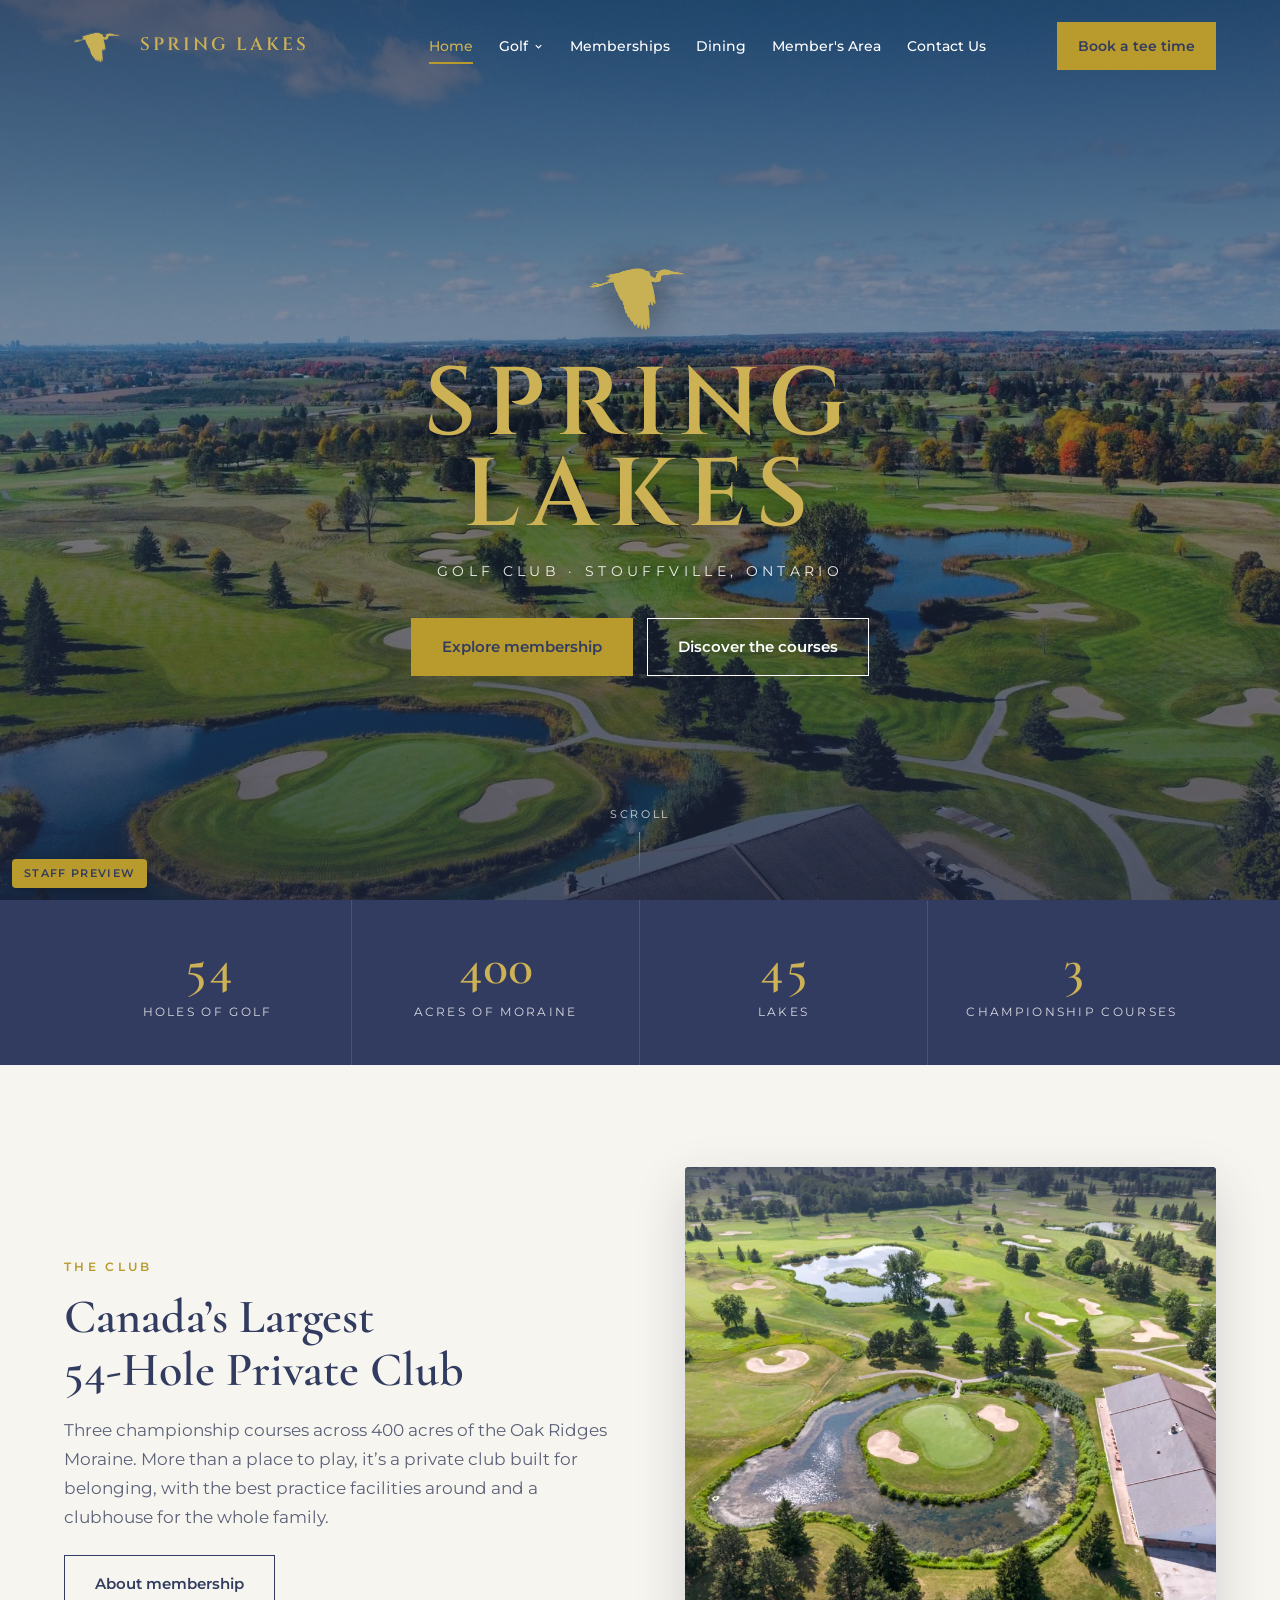
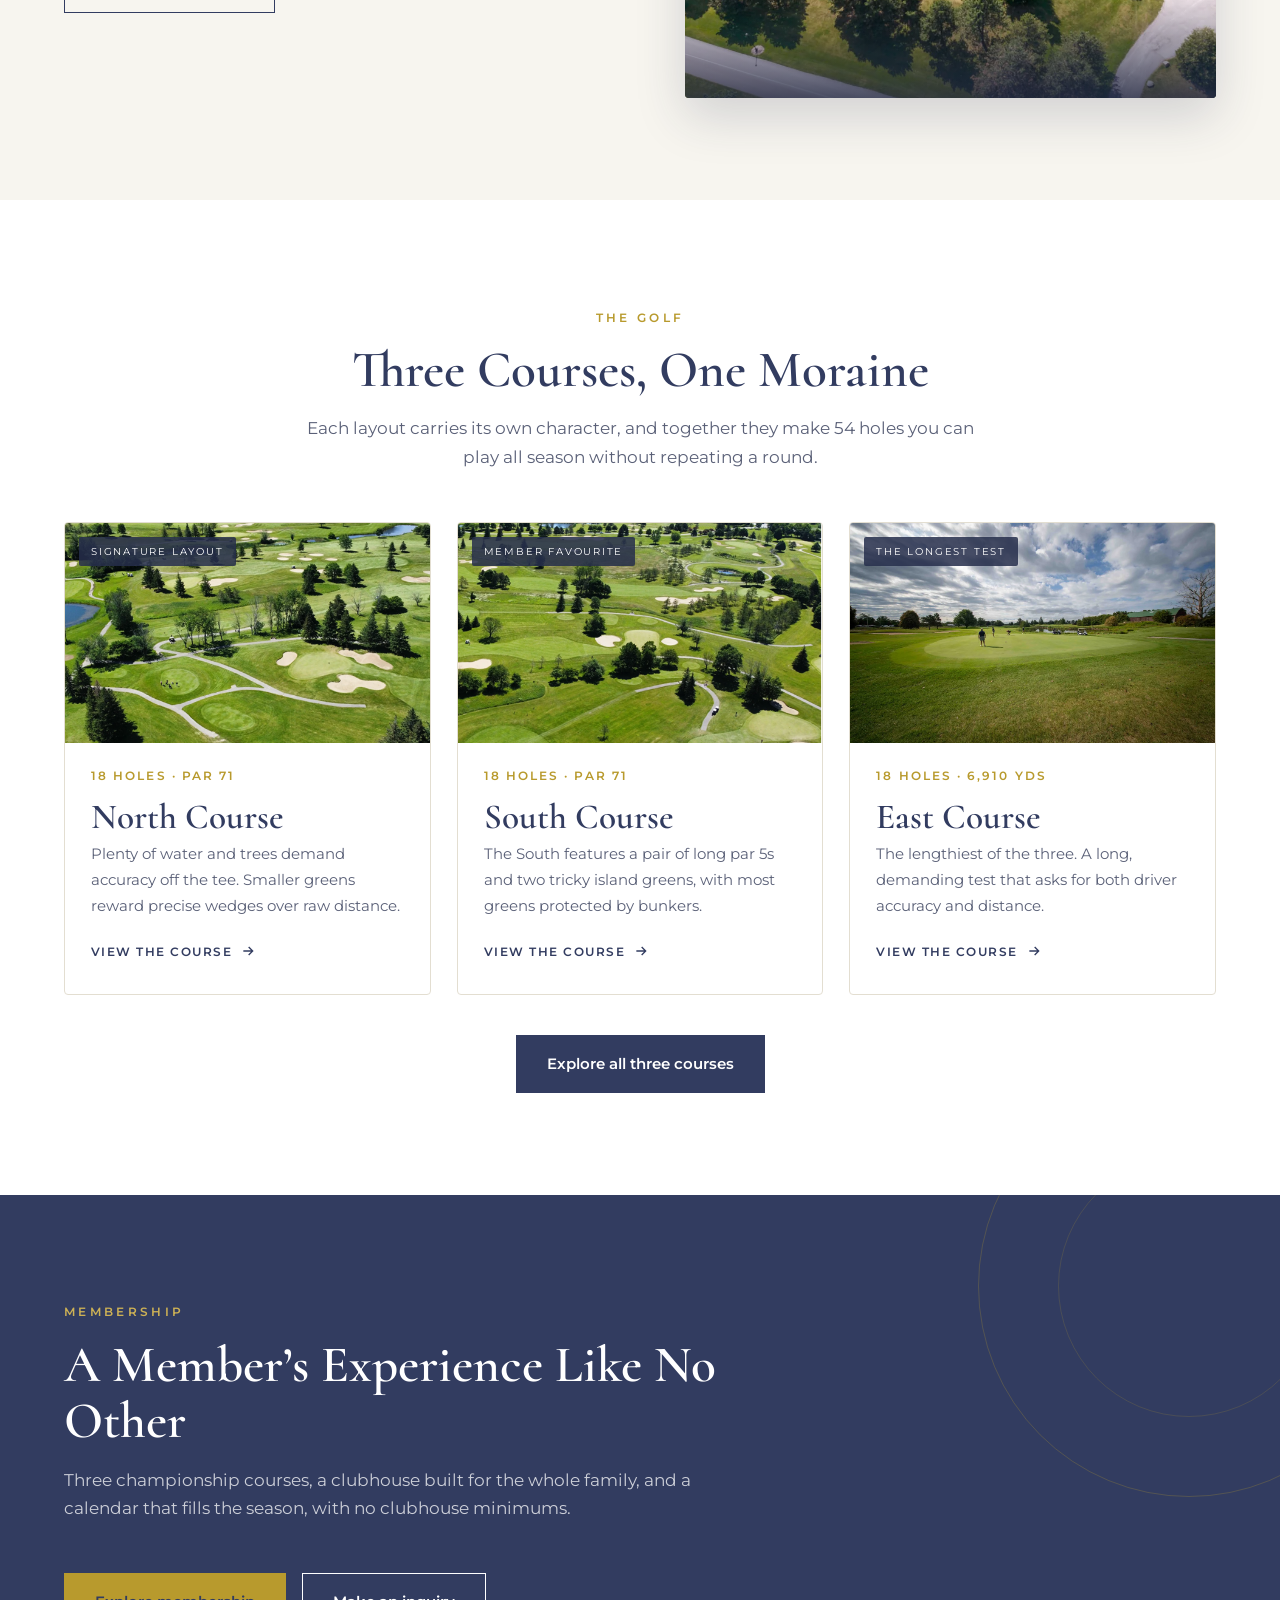
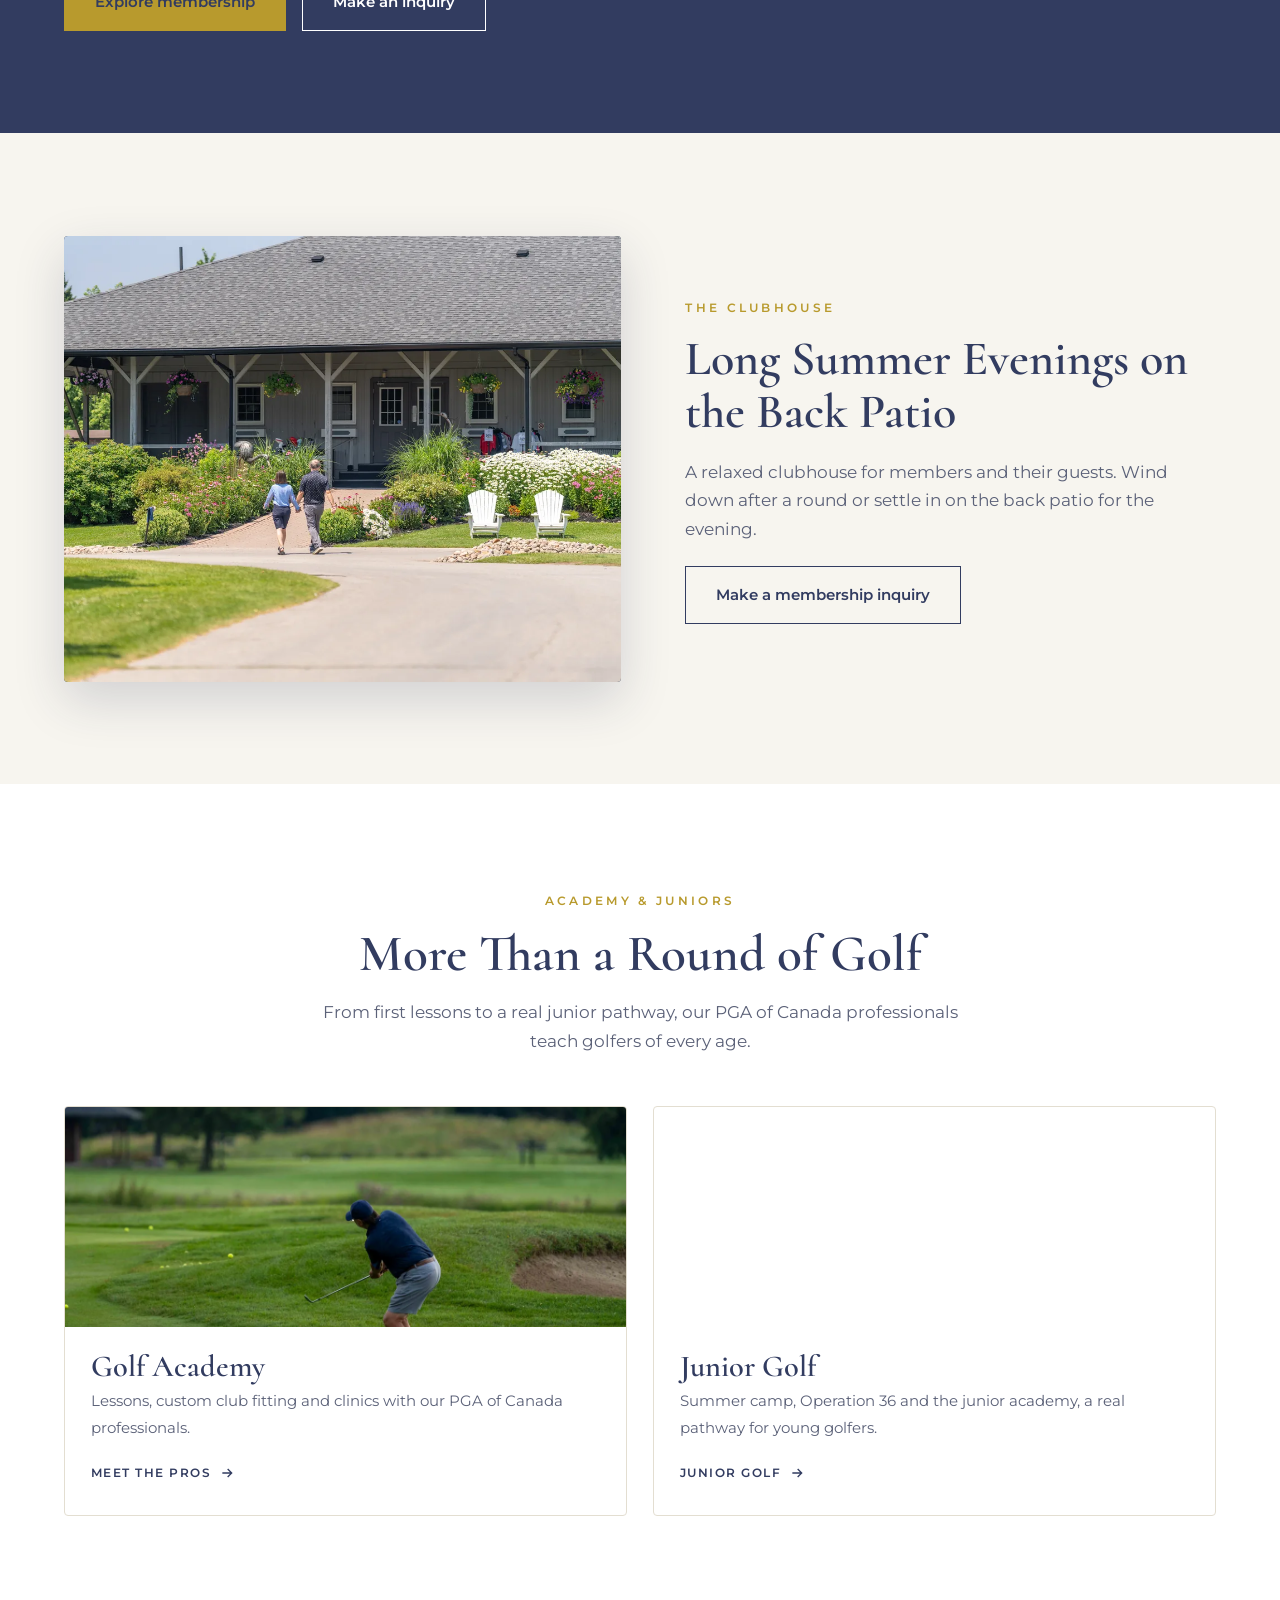
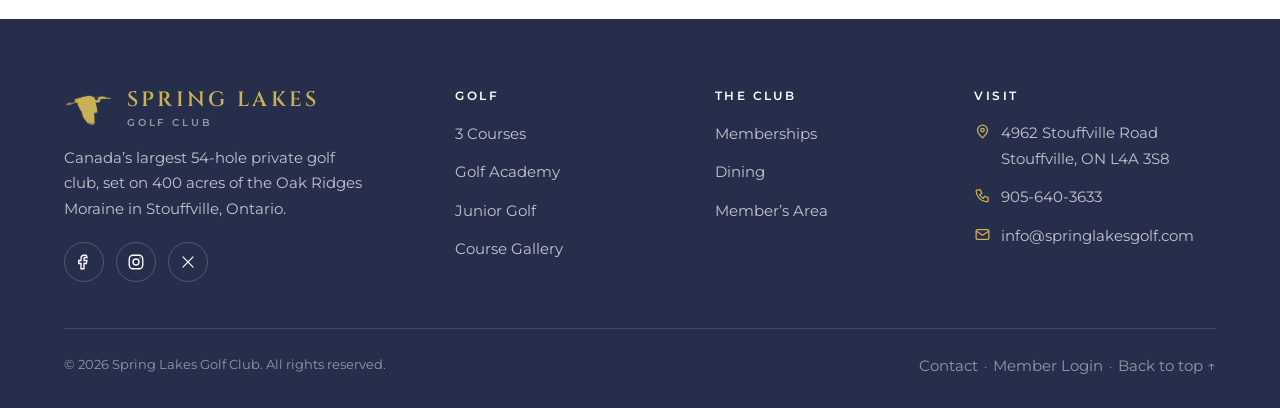
<file: index.html>
<!doctype html><html lang="en"><head><link rel="icon" type="image/png" href="assets/img/heron-flying-icon-64.png"><link rel="apple-touch-icon" href="assets/img/heron-flying-touch.png"><meta name="robots" content="noindex,nofollow"><style>.preview-pill{position:fixed;left:12px;bottom:12px;z-index:9999;background:#B89A2D;color:#323C60;font:600 11px/1 Montserrat,sans-serif;letter-spacing:.12em;text-transform:uppercase;padding:9px 12px;border-radius:4px;box-shadow:0 2px 10px rgba(0,0,0,.25)}.preview-note{background:#f6f1e3;border-left:3px solid #B89A2D;padding:12px 16px;margin:0 0 24px;font-size:.92rem;color:#323C60}</style><meta charset="utf-8"><meta name="viewport" content="width=device-width, initial-scale=1"><title>Spring Lakes Golf Club | Canada’s Largest 54-Hole Private Club</title><meta name="description" content="Spring Lakes Golf Club: 54 holes across 400 acres of the Oak Ridges Moraine in Stouffville, Ontario. Three championship courses, 45 lakes, zero clubhouse minimums."><meta property="og:type" content="website"><meta property="og:site_name" content="Spring Lakes Golf Club"><meta property="og:title" content="Spring Lakes Golf Club | Canada’s Largest 54-Hole Private Club"><meta property="og:description" content="Spring Lakes Golf Club: 54 holes across 400 acres of the Oak Ridges Moraine in Stouffville, Ontario. Three championship courses, 45 lakes, zero clubhouse minimums."><meta property="og:url" content="https://springlakesgolf.github.io/website/"><meta property="og:image" content="https://springlakesgolf.github.io/website/assets/img/hero-aerial.jpg"><meta property="og:image:alt" content="Spring Lakes from the air in autumn, with the island green, ponds and fairways"><meta name="twitter:card" content="summary_large_image"><link rel="stylesheet" href="assets/css/style.css"></head><body><a href="#main" class="btn btn-gold" style="position:absolute;left:-9999px;top:0;z-index:999" onfocus="this.style.left='8px'" onblur="this.style.left='-9999px'">Skip to content</a><header class="header" id="header"><div class="container nav"><a class="brand" href="./" aria-label="Spring Lakes Golf Club home"><img class="heron" src="assets/img/heron-gold.png" width="416" height="321" alt=""><span class="wordmark">Spring Lakes</span></a><nav aria-label="Primary"><ul class="nav-links"><li><a href="./" aria-current="page">Home</a></li><li class="has-sub"><a href="golf/">Golf <svg width="11" height="11" viewBox="0 0 24 24" fill="none" stroke="currentColor" stroke-width="2.5"><path d="M6 9l6 6 6-6"/></svg></a><ul class="submenu"><li><a href="golf/">3 Courses<svg class="sub-arrow" width="14" height="10" viewBox="0 0 16 10" fill="none" stroke="currentColor" stroke-width="1.5" aria-hidden="true"><path d="M0 5h14M10 1l4 4-4 4"/></svg></a></li><li><a href="golf-academy/">Golf Academy<svg class="sub-arrow" width="14" height="10" viewBox="0 0 16 10" fill="none" stroke="currentColor" stroke-width="1.5" aria-hidden="true"><path d="M0 5h14M10 1l4 4-4 4"/></svg></a></li><li><a href="junior-golf/">Junior Golf<svg class="sub-arrow" width="14" height="10" viewBox="0 0 16 10" fill="none" stroke="currentColor" stroke-width="1.5" aria-hidden="true"><path d="M0 5h14M10 1l4 4-4 4"/></svg></a></li><li><a href="course-gallery/">Course Gallery<svg class="sub-arrow" width="14" height="10" viewBox="0 0 16 10" fill="none" stroke="currentColor" stroke-width="1.5" aria-hidden="true"><path d="M0 5h14M10 1l4 4-4 4"/></svg></a></li></ul></li><li><a href="memberships/">Memberships</a></li><li><a href="food-beverage/">Dining</a></li><li><a href="members/">Member's Area</a></li><li><a href="contact-us/">Contact Us</a></li></ul></nav><div class="nav-cta"><a class="btn btn-gold" href="members/#book">Book a tee time</a><button class="btn menu-toggle" id="menuToggle" aria-label="Open menu" aria-expanded="false"><svg width="26" height="26" viewBox="0 0 24 24" fill="none" stroke-width="2"><path d="M3 6h18M3 12h18M3 18h18"/></svg></button></div></div></header><div class="drawer" id="drawer" aria-hidden="true"><div class="drawer-top"><span class="wordmark">Spring Lakes</span><button class="drawer-close" id="drawerClose" aria-label="Close menu"><svg width="26" height="26" viewBox="0 0 24 24" fill="none" stroke-width="2"><path d="M6 6l12 12M18 6L6 18"/></svg></button></div><a href="./">Home</a><a href="golf/">Golf</a><a class="sub" href="golf/">3 Courses</a><a class="sub" href="golf-academy/">Golf Academy</a><a class="sub" href="junior-golf/">Junior Golf</a><a class="sub" href="course-gallery/">Course Gallery</a><a href="memberships/">Memberships</a><a href="food-beverage/">Dining</a><a href="members/">Member's Area</a><a href="contact-us/">Contact Us</a><a class="btn btn-gold" href="members/#book">Book a tee time</a></div><section class="hero" id="top"><div class="hero-bg"><img src="assets/img/hero-aerial.jpg" width="2000" height="1126" alt="Spring Lakes from the air in autumn, with the island green, ponds and fairways" data-photo="home:hero-aerial" style="--pos:50% 45%;--pos-m:30% 50%" fetchpriority="high"></div><div class="hero-scrim"></div><div class="container hero-inner hero-simple"><img class="hero-mark reveal in" src="assets/img/heron-gold.png" width="416" height="321" alt=""><h1 class="hero-title reveal in d1">Spring Lakes</h1><div class="hero-place reveal in d2">Golf Club · Stouffville, Ontario</div><div class="hero-cta reveal in d3" style="justify-content:center;margin-top:2.2rem"><a class="btn btn-gold" href="memberships/">Explore membership</a><a class="btn btn-ghost" href="golf/">Discover the courses</a></div></div><div class="scroll-cue" aria-hidden="true">Scroll<span></span></div></section><div class="stats"><div class="container"><div class="stat reveal"><div class="num">54</div><div class="label">Holes of Golf</div></div><div class="stat reveal d1"><div class="num">400</div><div class="label">Acres of Moraine</div></div><div class="stat reveal d2"><div class="num">45</div><div class="label">Lakes</div></div><div class="stat reveal d3"><div class="num">3</div><div class="label">Championship Courses</div></div></div></div><main id="main"><section class="bg-cream"><div class="container split"><div><span class="eyebrow reveal">The Club</span><h2 class="reveal d1" style="font-size:clamp(2rem,4vw,3rem);margin-bottom:1.2rem">Canada’s Largest<br>54-Hole Private Club</h2><p class="reveal d2" style="color:var(--muted);font-size:1.06rem">Three championship courses across 400 acres of the Oak Ridges Moraine. More than a place to play, it’s a private club built for belonging, with the best practice facilities around and a clubhouse for the whole family.</p><div class="reveal d3" style="margin-top:1.5rem"><a class="btn btn-ghost-navy" href="memberships/">About membership</a></div></div><div class="figure-wrap reveal d2"><div class="figure-frame ratio-45 about-video"><img src="assets/img/sl26-island-green-m.webp" width="1200" height="900" alt="The island green beside the clubhouse, seen from the air" data-photo="home:g18" style="--pos:50% 55%;--pos-m:50% 55%" loading="lazy" decoding="async"></div></div></div></section><section><div class="container"><div class="section-head center"><span class="eyebrow reveal">The Golf</span><h2 class="reveal d1">Three Courses, One Moraine</h2><p class="reveal d2">Each layout carries its own character, and together they make 54 holes you can play all season without repeating a round.</p></div><div class="card-grid"><article class="course-card reveal"><div class="course-art"><span class="course-tag">Signature Layout</span><img src="assets/img/course-north.webp" width="1200" height="1200" alt="North Course at Spring Lakes"></div><div class="course-body"><div class="holes">18 Holes · Par 71</div><h3 class="script">North Course</h3><p>Plenty of water and trees demand accuracy off the tee. Smaller greens reward precise wedges over raw distance.</p><a class="link-arrow" href="golf/">View the course <svg width="16" height="16" viewBox="0 0 24 24" fill="none" stroke="currentColor" stroke-width="2"><path d="M5 12h14M13 6l6 6-6 6"/></svg></a></div></article><article class="course-card reveal d1"><div class="course-art"><span class="course-tag">Member Favourite</span><img src="assets/img/course-south.webp" width="1200" height="1200" alt="South Course at Spring Lakes"></div><div class="course-body"><div class="holes">18 Holes · Par 71</div><h3 class="script">South Course</h3><p>The South features a pair of long par 5s and two tricky island greens, with most greens protected by bunkers.</p><a class="link-arrow" href="golf/">View the course <svg width="16" height="16" viewBox="0 0 24 24" fill="none" stroke="currentColor" stroke-width="2"><path d="M5 12h14M13 6l6 6-6 6"/></svg></a></div></article><article class="course-card reveal d2"><div class="course-art"><span class="course-tag">The Longest Test</span><img src="assets/img/sl26-green-big-sky-m.webp" width="1200" height="800" alt="A green on the East Course under a big summer sky" data-photo="home:course-east" style="--pos:50% 70%;--pos-m:50% 70%" loading="lazy" decoding="async"></div><div class="course-body"><div class="holes">18 Holes · 6,910 yds</div><h3 class="script">East Course</h3><p>The lengthiest of the three. A long, demanding test that asks for both driver accuracy and distance.</p><a class="link-arrow" href="golf/">View the course <svg width="16" height="16" viewBox="0 0 24 24" fill="none" stroke="currentColor" stroke-width="2"><path d="M5 12h14M13 6l6 6-6 6"/></svg></a></div></article></div><div class="center" style="margin-top:40px"><a class="btn btn-navy reveal" href="golf/">Explore all three courses</a></div></div></section><section class="on-navy rings"><div class="container"><div class="section-head"><span class="eyebrow">Membership</span><h2 class="reveal d1">A Member’s Experience Like No Other</h2><p class="reveal d2">Three championship courses, a clubhouse built for the whole family, and a calendar that fills the season, with no clubhouse minimums.</p></div><div style="display:flex;gap:16px;flex-wrap:wrap;margin-top:46px;position:relative;z-index:2"><a class="btn btn-gold" href="memberships/">Explore membership</a><a class="btn btn-ghost" href="memberships/#inquire">Make an inquiry</a></div></div></section><section class="bg-cream dining"><div class="container split"><div class="figure-wrap reveal"><div class="figure-frame ratio-54"><img src="assets/img/sl26-clubhouse-path-m.webp" width="1200" height="800" alt="A couple walking up the garden path to the clubhouse veranda" data-photo="home:g25" style="--pos:45% 40%;--pos-m:45% 40%" loading="lazy" decoding="async"></div></div><div><span class="eyebrow reveal">The Clubhouse</span><h2 class="reveal d1" style="font-size:clamp(2rem,4vw,3rem);margin-bottom:1.2rem">Long Summer Evenings on the Back Patio</h2><p class="reveal d2" style="color:var(--muted);font-size:1.06rem">A relaxed clubhouse for members and their guests. Wind down after a round or settle in on the back patio for the evening.</p><div class="reveal d3" style="margin-top:1.4rem"><a class="btn btn-ghost-navy" href="memberships/?interest=social#inquire">Make a membership inquiry</a></div></div></div></section><section><div class="container"><div class="section-head center"><span class="eyebrow reveal">Academy &amp; Juniors</span><h2 class="reveal d1">More Than a Round of Golf</h2><p class="reveal d2">From first lessons to a real junior pathway, our PGA of Canada professionals teach golfers of every age.</p></div><div class="card-grid two"><article class="course-card reveal"><div class="course-art"><img src="assets/img/sl26-chip-shot-m.webp" width="1200" height="800" alt="A golfer chipping onto a green" data-photo="home:g05" style="--pos:60% 45%;--pos-m:60% 45%" loading="lazy" decoding="async"></div><div class="course-body"><h3 class="script" style="font-size:1.9rem">Golf Academy</h3><p>Lessons, custom club fitting and clinics with our PGA of Canada professionals.</p><a class="link-arrow" href="golf-academy/">Meet the Pros <svg width="16" height="16" viewBox="0 0 24 24" fill="none" stroke="currentColor" stroke-width="2"><path d="M5 12h14M13 6l6 6-6 6"/></svg></a></div></article><article class="course-card reveal d1"><div class="course-art"><img src="assets/img/sl26-bunker-blue-sky-m.webp" width="1200" height="800" alt="A bunker and fairway under a blue summer sky" data-photo="home:g26" style="--pos:50% 55%;--pos-m:50% 55%" loading="lazy" decoding="async"></div><div class="course-body"><h3 class="script" style="font-size:1.9rem">Junior Golf</h3><p>Summer camp, Operation 36 and the junior academy, a real pathway for young golfers.</p><a class="link-arrow" href="junior-golf/">Junior golf <svg width="16" height="16" viewBox="0 0 24 24" fill="none" stroke="currentColor" stroke-width="2"><path d="M5 12h14M13 6l6 6-6 6"/></svg></a></div></article></div></div></section></main><footer class="footer"><div class="container"><div class="footer-grid"><div class="f-brand"><div class="f-lock"><img class="heron" src="assets/img/heron-gold.png" width="416" height="321" alt=""><span class="wordmark">Spring Lakes<span class="wordmark-sub">Golf Club</span></span></div><p>Canada’s largest 54-hole private golf club, set on 400 acres of the Oak Ridges Moraine in Stouffville, Ontario.</p><div class="socials"><a href="https://www.facebook.com/SpringLakesGC/" target="_blank" rel="noopener" aria-label="Facebook"><svg width="18" height="18" viewBox="0 0 24 24" fill="none" stroke-width="1.8"><path d="M15 3h-3a4 4 0 00-4 4v3H5v4h3v7h4v-7h3l1-4h-4V7a1 1 0 011-1h3z"/></svg></a><a href="https://www.instagram.com/springlakesgolfclub/" target="_blank" rel="noopener" aria-label="Instagram"><svg width="18" height="18" viewBox="0 0 24 24" fill="none" stroke-width="1.8"><rect x="3" y="3" width="18" height="18" rx="5"/><circle cx="12" cy="12" r="4"/><circle cx="17.5" cy="6.5" r="1" fill="currentColor" stroke="none"/></svg></a><a href="https://twitter.com/springlakesgc" target="_blank" rel="noopener" aria-label="X"><svg width="16" height="16" viewBox="0 0 24 24" fill="none" stroke-width="1.8"><path d="M4 4l16 16M20 4L4 20"/></svg></a></div></div><div><h4>Golf</h4><ul><li><a href="golf/">3 Courses</a></li><li><a href="golf-academy/">Golf Academy</a></li><li><a href="junior-golf/">Junior Golf</a></li><li><a href="course-gallery/">Course Gallery</a></li></ul></div><div><h4>The Club</h4><ul><li><a href="memberships/">Memberships</a></li><li><a href="food-beverage/">Dining</a></li><li><a href="members/">Member’s Area</a></li></ul></div><div><h4>Visit</h4><div class="contact-line"><svg width="17" height="17" viewBox="0 0 24 24" fill="none" stroke-width="1.8"><path d="M12 21s-7-6.2-7-11a7 7 0 1114 0c0 4.8-7 11-7 11z"/><circle cx="12" cy="10" r="2.5"/></svg><a href="https://maps.app.goo.gl/oUrsJTPRRTtUL7pr9" target="_blank" rel="noopener">4962 Stouffville Road<br>Stouffville, ON L4A 3S8</a></div><div class="contact-line"><svg width="17" height="17" viewBox="0 0 24 24" fill="none" stroke-width="1.8"><path d="M5 4h4l2 5-3 2a12 12 0 005 5l2-3 5 2v4a2 2 0 01-2 2A16 16 0 013 6a2 2 0 012-2z"/></svg><a href="tel:9056403633">905-640-3633</a></div><div class="contact-line"><svg width="17" height="17" viewBox="0 0 24 24" fill="none" stroke-width="1.8"><rect x="3" y="5" width="18" height="14" rx="2"/><path d="M3 7l9 6 9-6"/></svg><a href="mailto:info@springlakesgolf.com">info@springlakesgolf.com</a></div></div></div><div class="footer-bottom"><span>© 2026 Spring Lakes Golf Club. All rights reserved.</span><span><a href="contact-us/">Contact</a> &nbsp;·&nbsp; <a href="members/">Member Login</a> &nbsp;·&nbsp; <a href="#top">Back to top ↑</a></span></div></div></footer><script src="assets/js/site.js"></script><div class="preview-pill" aria-hidden="true">Staff preview</div><script src="assets/js/edit-mode.js" defer></script></body></html>
</file>
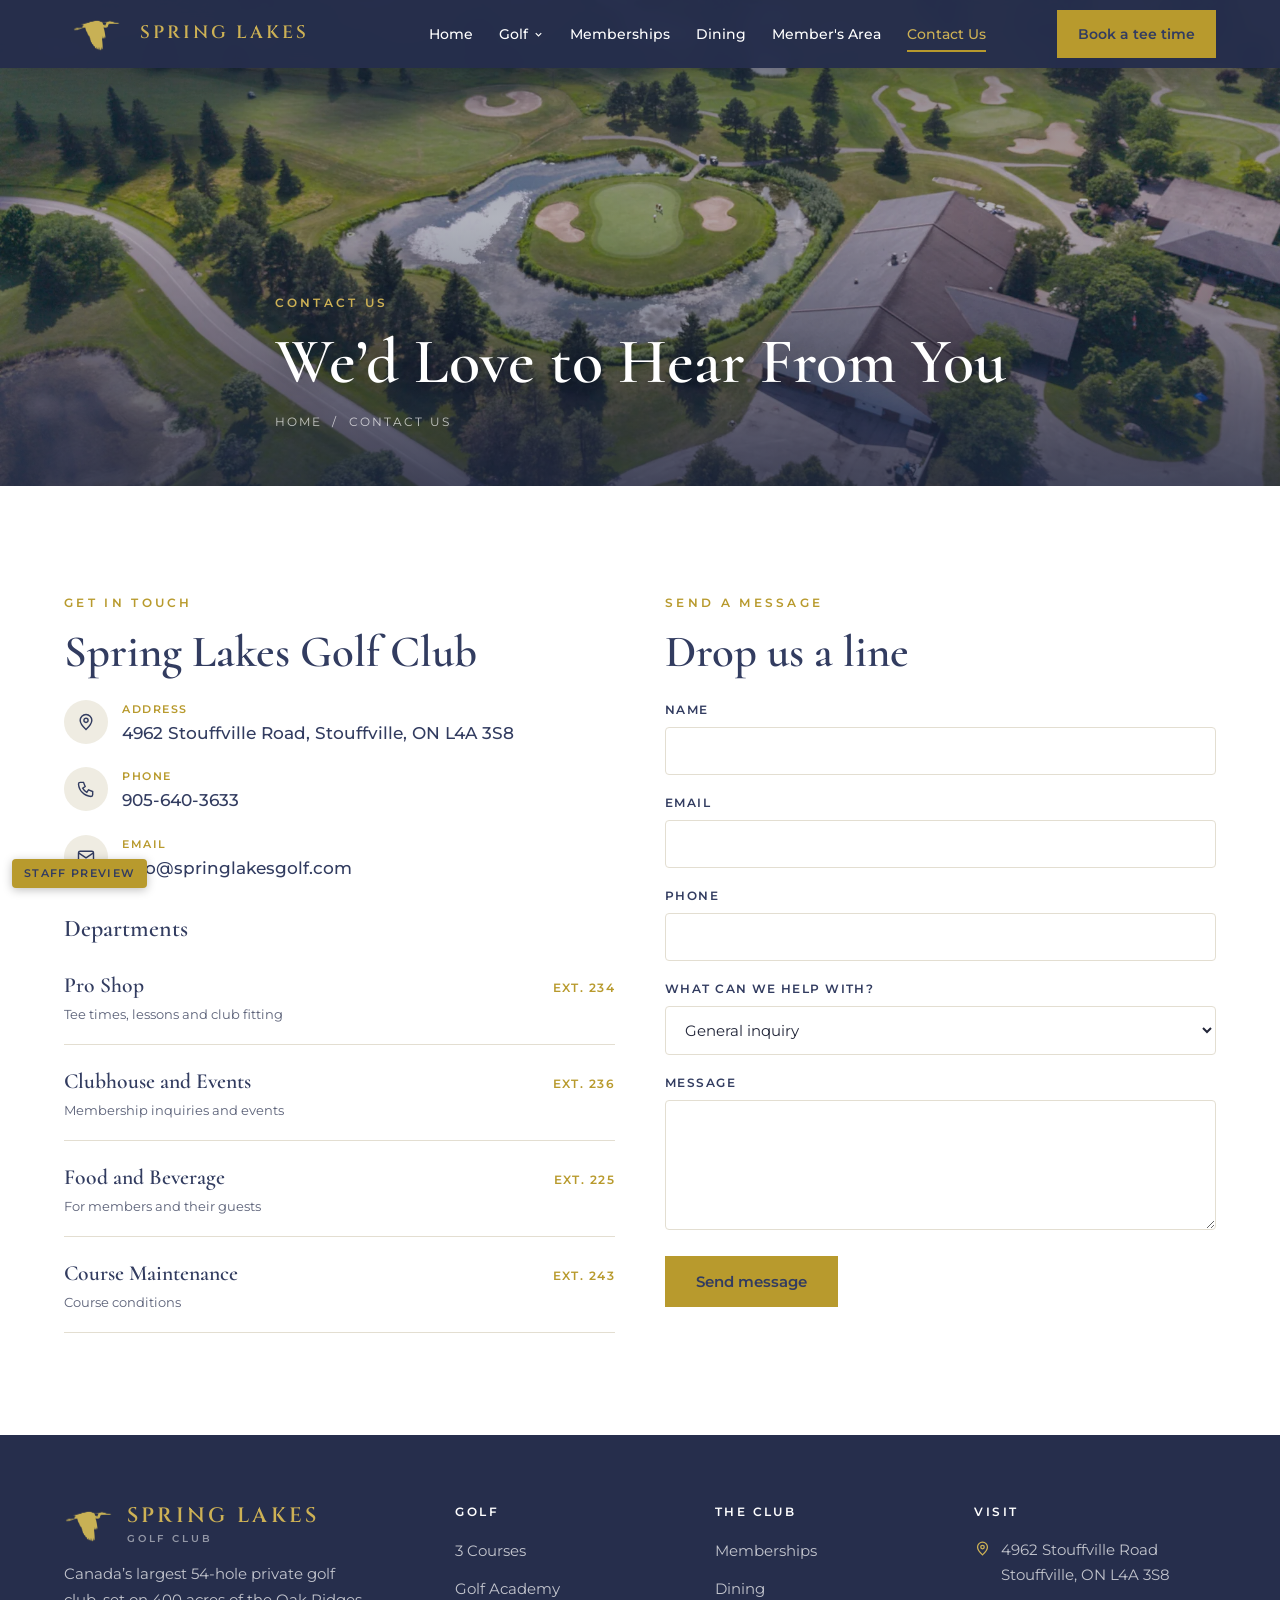
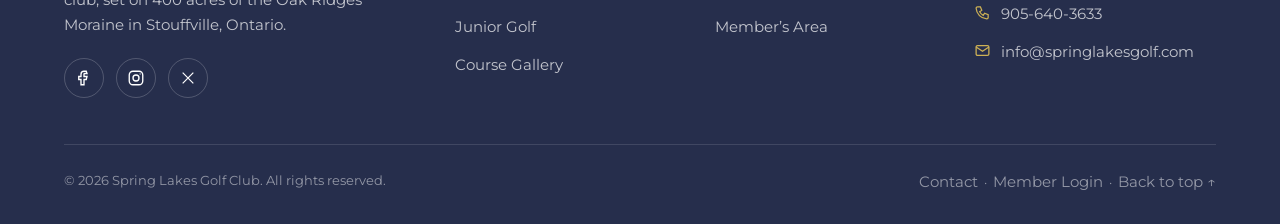
<file: contact-us/index.html>
<!doctype html><html lang="en"><head><link rel="icon" type="image/png" href="../assets/img/heron-flying-icon-64.png"><link rel="apple-touch-icon" href="../assets/img/heron-flying-touch.png"><meta name="robots" content="noindex,nofollow"><style>.preview-pill{position:fixed;left:12px;bottom:12px;z-index:9999;background:#B89A2D;color:#323C60;font:600 11px/1 Montserrat,sans-serif;letter-spacing:.12em;text-transform:uppercase;padding:9px 12px;border-radius:4px;box-shadow:0 2px 10px rgba(0,0,0,.25)}.preview-note{background:#f6f1e3;border-left:3px solid #B89A2D;padding:12px 16px;margin:0 0 24px;font-size:.92rem;color:#323C60}</style><meta charset="utf-8"><meta name="viewport" content="width=device-width, initial-scale=1"><title>Contact Us | Spring Lakes Golf Club</title><meta name="description" content="Contact Spring Lakes Golf Club: 4962 Stouffville Road, Stouffville, ON · 905-640-3633 · staff directory and message form."><meta property="og:type" content="website"><meta property="og:site_name" content="Spring Lakes Golf Club"><meta property="og:title" content="Contact Us | Spring Lakes Golf Club"><meta property="og:description" content="Contact Spring Lakes Golf Club: 4962 Stouffville Road, Stouffville, ON · 905-640-3633 · staff directory and message form."><meta property="og:url" content="https://springlakesgolf.github.io/website/contact-us/"><meta property="og:image" content="https://springlakesgolf.github.io/website/assets/img/hero-aerial.jpg"><meta property="og:image:alt" content="Spring Lakes from the air in autumn, with the island green, ponds and fairways"><meta name="twitter:card" content="summary_large_image"><link rel="stylesheet" href="../assets/css/style.css"></head><body><a href="#main" class="btn btn-gold" style="position:absolute;left:-9999px;top:0;z-index:999" onfocus="this.style.left='8px'" onblur="this.style.left='-9999px'">Skip to content</a><header class="header page-mode" id="header"><div class="container nav"><a class="brand" href="../" aria-label="Spring Lakes Golf Club home"><img class="heron" src="../assets/img/heron-gold.png" width="416" height="321" alt=""><span class="wordmark">Spring Lakes</span></a><nav aria-label="Primary"><ul class="nav-links"><li><a href="../">Home</a></li><li class="has-sub"><a href="../golf/">Golf <svg width="11" height="11" viewBox="0 0 24 24" fill="none" stroke="currentColor" stroke-width="2.5"><path d="M6 9l6 6 6-6"/></svg></a><ul class="submenu"><li><a href="../golf/">3 Courses<svg class="sub-arrow" width="14" height="10" viewBox="0 0 16 10" fill="none" stroke="currentColor" stroke-width="1.5" aria-hidden="true"><path d="M0 5h14M10 1l4 4-4 4"/></svg></a></li><li><a href="../golf-academy/">Golf Academy<svg class="sub-arrow" width="14" height="10" viewBox="0 0 16 10" fill="none" stroke="currentColor" stroke-width="1.5" aria-hidden="true"><path d="M0 5h14M10 1l4 4-4 4"/></svg></a></li><li><a href="../junior-golf/">Junior Golf<svg class="sub-arrow" width="14" height="10" viewBox="0 0 16 10" fill="none" stroke="currentColor" stroke-width="1.5" aria-hidden="true"><path d="M0 5h14M10 1l4 4-4 4"/></svg></a></li><li><a href="../course-gallery/">Course Gallery<svg class="sub-arrow" width="14" height="10" viewBox="0 0 16 10" fill="none" stroke="currentColor" stroke-width="1.5" aria-hidden="true"><path d="M0 5h14M10 1l4 4-4 4"/></svg></a></li></ul></li><li><a href="../memberships/">Memberships</a></li><li><a href="../food-beverage/">Dining</a></li><li><a href="../members/">Member's Area</a></li><li><a href="../contact-us/" aria-current="page">Contact Us</a></li></ul></nav><div class="nav-cta"><a class="btn btn-gold" href="../members/#book">Book a tee time</a><button class="btn menu-toggle" id="menuToggle" aria-label="Open menu" aria-expanded="false"><svg width="26" height="26" viewBox="0 0 24 24" fill="none" stroke-width="2"><path d="M3 6h18M3 12h18M3 18h18"/></svg></button></div></div></header><div class="drawer" id="drawer" aria-hidden="true"><div class="drawer-top"><span class="wordmark">Spring Lakes</span><button class="drawer-close" id="drawerClose" aria-label="Close menu"><svg width="26" height="26" viewBox="0 0 24 24" fill="none" stroke-width="2"><path d="M6 6l12 12M18 6L6 18"/></svg></button></div><a href="../">Home</a><a href="../golf/">Golf</a><a class="sub" href="../golf/">3 Courses</a><a class="sub" href="../golf-academy/">Golf Academy</a><a class="sub" href="../junior-golf/">Junior Golf</a><a class="sub" href="../course-gallery/">Course Gallery</a><a href="../memberships/">Memberships</a><a href="../food-beverage/">Dining</a><a href="../members/">Member's Area</a><a href="../contact-us/">Contact Us</a><a class="btn btn-gold" href="../members/#book">Book a tee time</a></div><section class="page-hero" id="top"><div class="ph-bg"><img src="../assets/img/sl26-clubhouse-aerial.webp" width="2000" height="1500" alt="The clubhouse and the island green from the air" data-photo="contact-us:g04" style="--pos:50% 55%;--pos-m:58% 50%" fetchpriority="high"></div><div class="container"><span class="eyebrow" style="color:var(--gold-soft)">Contact Us</span><h1>We’d Love to Hear From You</h1><div class="breadcrumb"><a href="../">Home</a> &nbsp;/&nbsp; Contact Us</div></div></section><main id="main"><section><div class="container"><div class="contact-grid"><div class="reveal"><span class="eyebrow">Get in Touch</span><h2 style="font-size:clamp(2rem,4vw,2.8rem);margin-bottom:1.4rem">Spring Lakes Golf Club</h2><div class="info-line"><div class="ic"><svg width="20" height="20" viewBox="0 0 24 24" fill="none" stroke-width="1.7"><path d="M12 21s-7-6.2-7-11a7 7 0 1114 0c0 4.8-7 11-7 11z"/><circle cx="12" cy="10" r="2.5"/></svg></div><div class="t"><div class="l">Address</div><div class="v"><a href="https://maps.app.goo.gl/oUrsJTPRRTtUL7pr9" target="_blank" rel="noopener">4962 Stouffville Road, Stouffville, ON L4A 3S8</a></div></div></div><div class="info-line"><div class="ic"><svg width="20" height="20" viewBox="0 0 24 24" fill="none" stroke-width="1.7"><path d="M5 4h4l2 5-3 2a12 12 0 005 5l2-3 5 2v4a2 2 0 01-2 2A16 16 0 013 6a2 2 0 012-2z"/></svg></div><div class="t"><div class="l">Phone</div><div class="v"><a href="tel:9056403633">905-640-3633</a></div></div></div><div class="info-line"><div class="ic"><svg width="20" height="20" viewBox="0 0 24 24" fill="none" stroke-width="1.7"><rect x="3" y="5" width="18" height="14" rx="2"/><path d="M3 7l9 6 9-6"/></svg></div><div class="t"><div class="l">Email</div><div class="v"><a href="mailto:info@springlakesgolf.com">info@springlakesgolf.com</a></div></div></div><div id="hours-wrap" class="hours-public" hidden><h3 style="font-size:1.5rem;margin:0 0 6px">Hours</h3><div id="hours-box" class="hr-list" data-scope="public" aria-live="polite"></div></div><h3 style="font-size:1.5rem;margin:34px 0 6px">Departments</h3><div class="staff-row"><div><div class="s-name">Pro Shop</div><div class="s-role">Tee times, lessons and club fitting</div></div><div class="s-ext">Ext. 234</div></div><div class="staff-row"><div><div class="s-name">Clubhouse and Events</div><div class="s-role">Membership inquiries and events</div></div><div class="s-ext">Ext. 236</div></div><div class="staff-row"><div><div class="s-name">Food and Beverage</div><div class="s-role">For members and their guests</div></div><div class="s-ext">Ext. 225</div></div><div class="staff-row"><div><div class="s-name">Course Maintenance</div><div class="s-role">Course conditions</div></div><div class="s-ext">Ext. 243</div></div></div><div class="reveal d1"><span class="eyebrow">Send a Message</span><h2 style="font-size:clamp(2rem,4vw,2.8rem);margin-bottom:1.4rem">Drop us a line</h2><form class="inquiry-form" data-subject="Spring Lakes website inquiry"><div class="field"><label for="if-n">Name</label><input name="name" id="if-n" type="text" autocomplete="name" required></div><div class="field"><label for="if-e">Email</label><input name="email" id="if-e" type="email" autocomplete="email" required></div><div class="field"><label for="if-p">Phone</label><input name="phone" id="if-p" type="tel" autocomplete="tel"></div><div class="field"><label for="if-s">What can we help with?</label><select name="interest" id="if-s"><option>General inquiry</option><option>Membership</option><option>Events</option><option>Quote</option><option>Golf lessons</option></select></div><div class="field"><label for="if-m">Message</label><textarea name="message" id="if-m" required></textarea></div><button class="btn btn-gold" type="submit">Send message</button><p class="form-note note" style="display:none"></p></form></div></div></div></section></main><footer class="footer"><div class="container"><div class="footer-grid"><div class="f-brand"><div class="f-lock"><img class="heron" src="../assets/img/heron-gold.png" width="416" height="321" alt=""><span class="wordmark">Spring Lakes<span class="wordmark-sub">Golf Club</span></span></div><p>Canada’s largest 54-hole private golf club, set on 400 acres of the Oak Ridges Moraine in Stouffville, Ontario.</p><div class="socials"><a href="https://www.facebook.com/SpringLakesGC/" target="_blank" rel="noopener" aria-label="Facebook"><svg width="18" height="18" viewBox="0 0 24 24" fill="none" stroke-width="1.8"><path d="M15 3h-3a4 4 0 00-4 4v3H5v4h3v7h4v-7h3l1-4h-4V7a1 1 0 011-1h3z"/></svg></a><a href="https://www.instagram.com/springlakesgolfclub/" target="_blank" rel="noopener" aria-label="Instagram"><svg width="18" height="18" viewBox="0 0 24 24" fill="none" stroke-width="1.8"><rect x="3" y="3" width="18" height="18" rx="5"/><circle cx="12" cy="12" r="4"/><circle cx="17.5" cy="6.5" r="1" fill="currentColor" stroke="none"/></svg></a><a href="https://twitter.com/springlakesgc" target="_blank" rel="noopener" aria-label="X"><svg width="16" height="16" viewBox="0 0 24 24" fill="none" stroke-width="1.8"><path d="M4 4l16 16M20 4L4 20"/></svg></a></div></div><div><h4>Golf</h4><ul><li><a href="../golf/">3 Courses</a></li><li><a href="../golf-academy/">Golf Academy</a></li><li><a href="../junior-golf/">Junior Golf</a></li><li><a href="../course-gallery/">Course Gallery</a></li></ul></div><div><h4>The Club</h4><ul><li><a href="../memberships/">Memberships</a></li><li><a href="../food-beverage/">Dining</a></li><li><a href="../members/">Member’s Area</a></li></ul></div><div><h4>Visit</h4><div class="contact-line"><svg width="17" height="17" viewBox="0 0 24 24" fill="none" stroke-width="1.8"><path d="M12 21s-7-6.2-7-11a7 7 0 1114 0c0 4.8-7 11-7 11z"/><circle cx="12" cy="10" r="2.5"/></svg><a href="https://maps.app.goo.gl/oUrsJTPRRTtUL7pr9" target="_blank" rel="noopener">4962 Stouffville Road<br>Stouffville, ON L4A 3S8</a></div><div class="contact-line"><svg width="17" height="17" viewBox="0 0 24 24" fill="none" stroke-width="1.8"><path d="M5 4h4l2 5-3 2a12 12 0 005 5l2-3 5 2v4a2 2 0 01-2 2A16 16 0 013 6a2 2 0 012-2z"/></svg><a href="tel:9056403633">905-640-3633</a></div><div class="contact-line"><svg width="17" height="17" viewBox="0 0 24 24" fill="none" stroke-width="1.8"><rect x="3" y="5" width="18" height="14" rx="2"/><path d="M3 7l9 6 9-6"/></svg><a href="mailto:info@springlakesgolf.com">info@springlakesgolf.com</a></div></div></div><div class="footer-bottom"><span>© 2026 Spring Lakes Golf Club. All rights reserved.</span><span><a href="../contact-us/">Contact</a> &nbsp;·&nbsp; <a href="../members/">Member Login</a> &nbsp;·&nbsp; <a href="#top">Back to top ↑</a></span></div></div></footer><script src="../assets/js/site.js"></script><div class="preview-pill" aria-hidden="true">Staff preview</div><script src="../assets/js/edit-mode.js" defer></script><script src="../assets/js/content.js" defer></script></body></html>
</file>
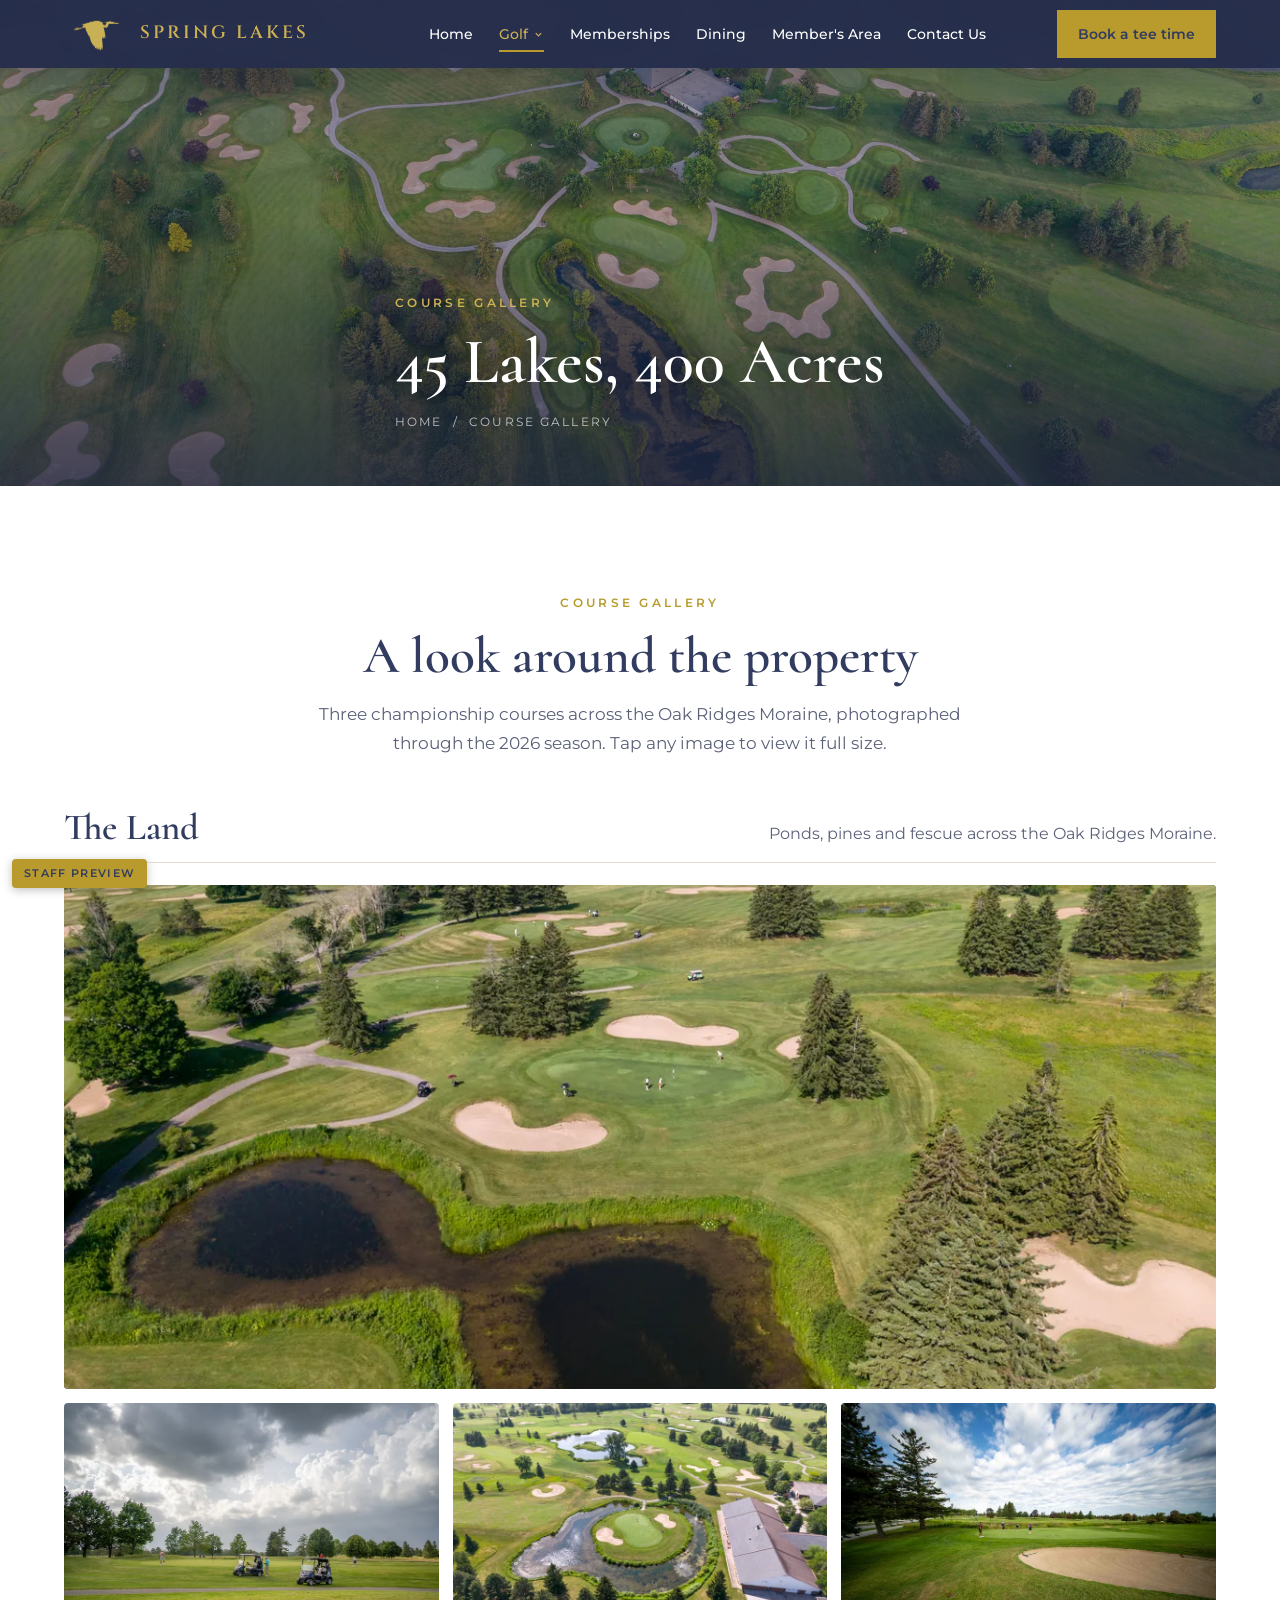
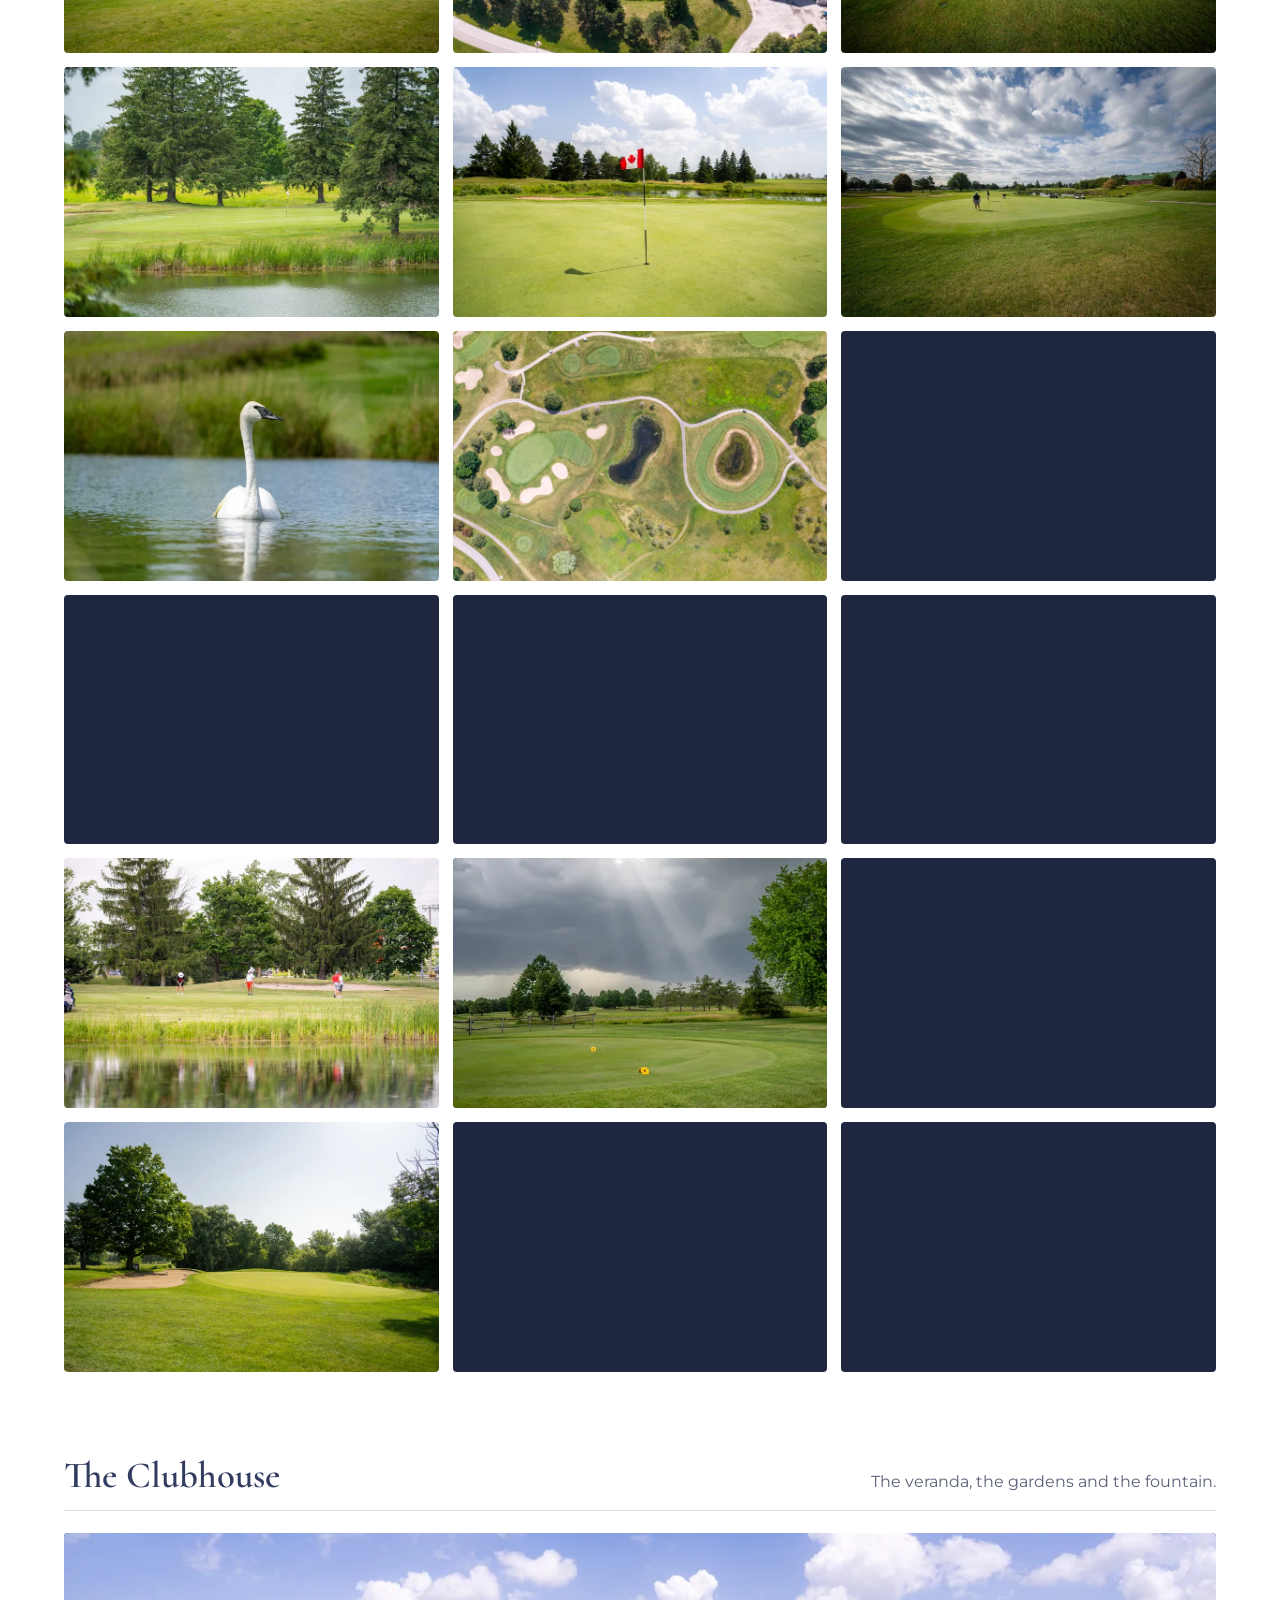
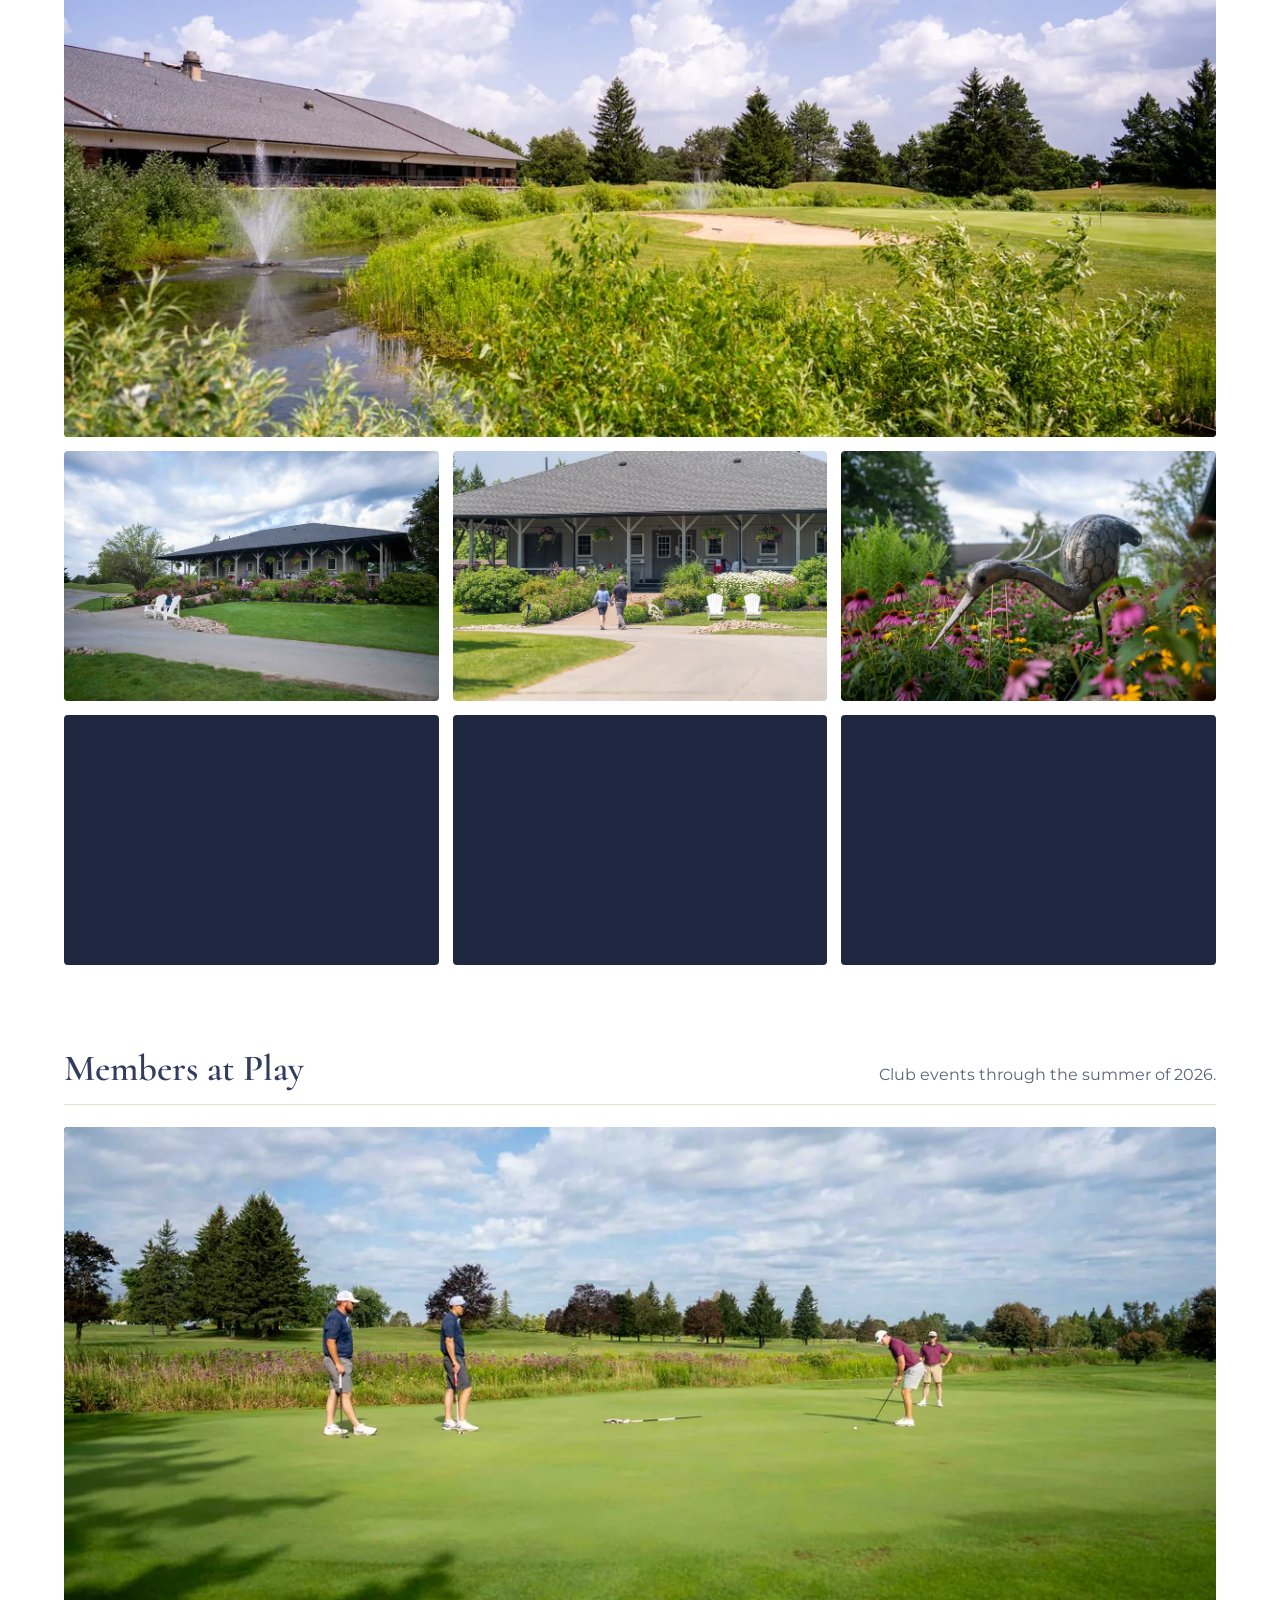
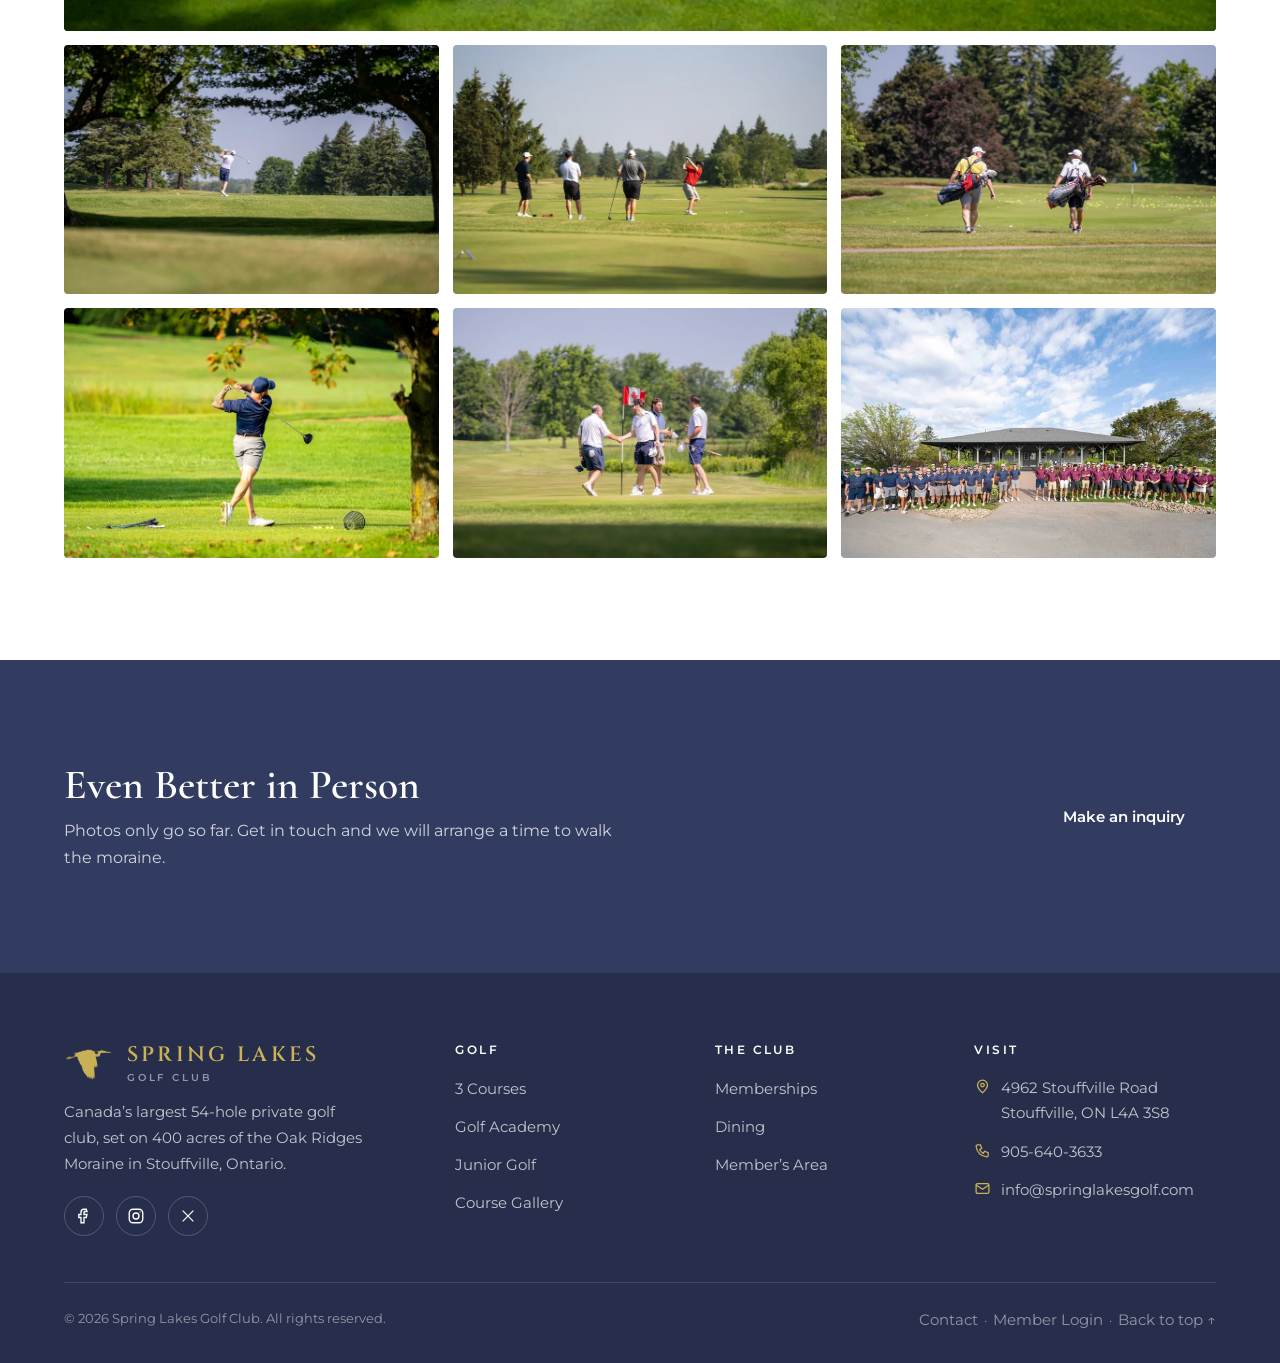
<file: course-gallery/index.html>
<!doctype html><html lang="en"><head><link rel="icon" type="image/png" href="../assets/img/heron-flying-icon-64.png"><link rel="apple-touch-icon" href="../assets/img/heron-flying-touch.png"><meta name="robots" content="noindex,nofollow"><style>.preview-pill{position:fixed;left:12px;bottom:12px;z-index:9999;background:#B89A2D;color:#323C60;font:600 11px/1 Montserrat,sans-serif;letter-spacing:.12em;text-transform:uppercase;padding:9px 12px;border-radius:4px;box-shadow:0 2px 10px rgba(0,0,0,.25)}.preview-note{background:#f6f1e3;border-left:3px solid #B89A2D;padding:12px 16px;margin:0 0 24px;font-size:.92rem;color:#323C60}</style><meta charset="utf-8"><meta name="viewport" content="width=device-width, initial-scale=1"><title>Course Gallery | Spring Lakes Golf Club</title><meta name="description" content="A look around 400 acres and 45 lakes across three championship courses at Spring Lakes."><meta property="og:type" content="website"><meta property="og:site_name" content="Spring Lakes Golf Club"><meta property="og:title" content="Course Gallery | Spring Lakes Golf Club"><meta property="og:description" content="A look around 400 acres and 45 lakes across three championship courses at Spring Lakes."><meta property="og:url" content="https://springlakesgolf.github.io/website/course-gallery/"><meta property="og:image" content="https://springlakesgolf.github.io/website/assets/img/hero-aerial.jpg"><meta property="og:image:alt" content="Spring Lakes from the air in autumn, with the island green, ponds and fairways"><meta name="twitter:card" content="summary_large_image"><link rel="stylesheet" href="../assets/css/style.css"></head><body><a href="#main" class="btn btn-gold" style="position:absolute;left:-9999px;top:0;z-index:999" onfocus="this.style.left='8px'" onblur="this.style.left='-9999px'">Skip to content</a><header class="header page-mode" id="header"><div class="container nav"><a class="brand" href="../" aria-label="Spring Lakes Golf Club home"><img class="heron" src="../assets/img/heron-gold.png" width="416" height="321" alt=""><span class="wordmark">Spring Lakes</span></a><nav aria-label="Primary"><ul class="nav-links"><li><a href="../">Home</a></li><li class="has-sub"><a href="../golf/" aria-current="page">Golf <svg width="11" height="11" viewBox="0 0 24 24" fill="none" stroke="currentColor" stroke-width="2.5"><path d="M6 9l6 6 6-6"/></svg></a><ul class="submenu"><li><a href="../golf/">3 Courses<svg class="sub-arrow" width="14" height="10" viewBox="0 0 16 10" fill="none" stroke="currentColor" stroke-width="1.5" aria-hidden="true"><path d="M0 5h14M10 1l4 4-4 4"/></svg></a></li><li><a href="../golf-academy/">Golf Academy<svg class="sub-arrow" width="14" height="10" viewBox="0 0 16 10" fill="none" stroke="currentColor" stroke-width="1.5" aria-hidden="true"><path d="M0 5h14M10 1l4 4-4 4"/></svg></a></li><li><a href="../junior-golf/">Junior Golf<svg class="sub-arrow" width="14" height="10" viewBox="0 0 16 10" fill="none" stroke="currentColor" stroke-width="1.5" aria-hidden="true"><path d="M0 5h14M10 1l4 4-4 4"/></svg></a></li><li><a href="../course-gallery/" aria-current="page">Course Gallery<svg class="sub-arrow" width="14" height="10" viewBox="0 0 16 10" fill="none" stroke="currentColor" stroke-width="1.5" aria-hidden="true"><path d="M0 5h14M10 1l4 4-4 4"/></svg></a></li></ul></li><li><a href="../memberships/">Memberships</a></li><li><a href="../food-beverage/">Dining</a></li><li><a href="../members/">Member's Area</a></li><li><a href="../contact-us/">Contact Us</a></li></ul></nav><div class="nav-cta"><a class="btn btn-gold" href="../members/#book">Book a tee time</a><button class="btn menu-toggle" id="menuToggle" aria-label="Open menu" aria-expanded="false"><svg width="26" height="26" viewBox="0 0 24 24" fill="none" stroke-width="2"><path d="M3 6h18M3 12h18M3 18h18"/></svg></button></div></div></header><div class="drawer" id="drawer" aria-hidden="true"><div class="drawer-top"><span class="wordmark">Spring Lakes</span><button class="drawer-close" id="drawerClose" aria-label="Close menu"><svg width="26" height="26" viewBox="0 0 24 24" fill="none" stroke-width="2"><path d="M6 6l12 12M18 6L6 18"/></svg></button></div><a href="../">Home</a><a href="../golf/">Golf</a><a class="sub" href="../golf/">3 Courses</a><a class="sub" href="../golf-academy/">Golf Academy</a><a class="sub" href="../junior-golf/">Junior Golf</a><a class="sub" href="../course-gallery/">Course Gallery</a><a href="../memberships/">Memberships</a><a href="../food-beverage/">Dining</a><a href="../members/">Member's Area</a><a href="../contact-us/">Contact Us</a><a class="btn btn-gold" href="../members/#book">Book a tee time</a></div><section class="page-hero" id="top"><div class="ph-bg"><img src="../assets/img/sl26-ponds-wide.webp" width="2000" height="1500" alt="Wide aerial view of fairways, ponds and bunkers at Spring Lakes" data-photo="course-gallery:g03" style="--pos:50% 72%;--pos-m:62% 60%" fetchpriority="high"></div><div class="container"><span class="eyebrow" style="color:var(--gold-soft)">Course Gallery</span><h1>45 Lakes, 400 Acres</h1><div class="breadcrumb"><a href="../">Home</a> &nbsp;/&nbsp; Course Gallery</div></div></section><main id="main"><section><div class="container"><div class="section-head center"><span class="eyebrow reveal">Course Gallery</span><h2 class="reveal d1">A look around the property</h2><p class="reveal d2">Three championship courses across the Oak Ridges Moraine, photographed through the 2026 season. Tap any image to view it full size.</p></div><!--gallery--><div class="gal gal-c"><div class="gal-sec"><div class="gal-head"><h3>The Land</h3><p>Ponds, pines and fescue across the Oak Ridges Moraine.</p></div><a class="gal-i gal-f" href="../assets/img/sl26-morning-ponds.webp" target="_blank" rel="noopener" data-gal><img src="../assets/img/sl26-morning-ponds-m.webp" srcset="../assets/img/sl26-morning-ponds-t.webp 800w, ../assets/img/sl26-morning-ponds-m.webp 1200w, ../assets/img/sl26-morning-ponds.webp 2000w" sizes="(max-width:700px) 100vw, 1150px" alt="Morning light over two ponds, pines and bunkers at Spring Lakes, seen from the air" width="1200" height="900" loading="lazy" decoding="async" style="--pos:50% 68%"></a><div class="gal-grid"><a class="gal-i" href="../assets/img/sl26-storm-fairway.webp" target="_blank" rel="noopener" data-gal><img src="../assets/img/sl26-storm-fairway-t.webp" alt="Storm clouds building over a fairway" width="800" height="533" loading="lazy" decoding="async"></a><a class="gal-i" href="../assets/img/sl26-island-green.webp" target="_blank" rel="noopener" data-gal><img src="../assets/img/sl26-island-green-t.webp" alt="The island green beside the clubhouse, seen from the air" width="800" height="600" loading="lazy" decoding="async"></a><a class="gal-i" href="../assets/img/sl26-bunker-big-sky.webp" target="_blank" rel="noopener" data-gal><img src="../assets/img/sl26-bunker-big-sky-t.webp" alt="A greenside bunker under a wide sky" width="800" height="533" loading="lazy" decoding="async"></a><a class="gal-i" href="../assets/img/sl26-pond-pines.webp" target="_blank" rel="noopener" data-gal><img src="../assets/img/sl26-pond-pines-t.webp" alt="A pond edged with reeds and tall pines" width="800" height="533" loading="lazy" decoding="async"></a><a class="gal-i" href="../assets/img/sl26-flag-green-pond.webp" target="_blank" rel="noopener" data-gal><img src="../assets/img/sl26-flag-green-pond-t.webp" alt="A Canada flag on a green beside a pond" width="800" height="533" loading="lazy" decoding="async"></a><a class="gal-i" href="../assets/img/sl26-green-big-sky.webp" target="_blank" rel="noopener" data-gal><img src="../assets/img/sl26-green-big-sky-t.webp" alt="A green on the East Course under a big summer sky" width="800" height="533" loading="lazy" decoding="async"></a><a class="gal-i" href="../assets/img/sl26-swan.webp" target="_blank" rel="noopener" data-gal><img src="../assets/img/sl26-swan-t.webp" alt="A swan on one of the ponds" width="800" height="533" loading="lazy" decoding="async"></a><a class="gal-i" href="../assets/img/sl26-ponds-above.webp" target="_blank" rel="noopener" data-gal><img src="../assets/img/sl26-ponds-above-t.webp" alt="Two ponds, a green and winding cart paths seen from straight above" width="800" height="600" loading="lazy" decoding="async"></a><a class="gal-i" href="../assets/img/sl26-fescue.webp" target="_blank" rel="noopener" data-gal><img src="../assets/img/sl26-fescue-t.webp" alt="Tall fescue in front of a line of spruce" width="800" height="533" loading="lazy" decoding="async"></a><a class="gal-i" href="../assets/img/sl26-bunker-blue-sky.webp" target="_blank" rel="noopener" data-gal><img src="../assets/img/sl26-bunker-blue-sky-t.webp" alt="A bunker and fairway under a blue summer sky" width="800" height="533" loading="lazy" decoding="async"></a><a class="gal-i" href="../assets/img/sl26-figure-eight-pond.webp" target="_blank" rel="noopener" data-gal><img src="../assets/img/sl26-figure-eight-pond-t.webp" alt="A figure eight pond ringed by bunkers, seen from straight above" width="800" height="464" loading="lazy" decoding="async"></a><a class="gal-i" href="../assets/img/sl26-pond-channel.webp" target="_blank" rel="noopener" data-gal><img src="../assets/img/sl26-pond-channel-t.webp" alt="A quiet channel of water between reeds and willows" width="800" height="533" loading="lazy" decoding="async"></a><a class="gal-i" href="../assets/img/sl26-pond-reflection.webp" target="_blank" rel="noopener" data-gal><img src="../assets/img/sl26-pond-reflection-t.webp" alt="Golfers on a green, reflected in a pond" width="800" height="533" loading="lazy" decoding="async"></a><a class="gal-i" href="../assets/img/sl26-sun-rays.webp" target="_blank" rel="noopener" data-gal><img src="../assets/img/sl26-sun-rays-t.webp" alt="Sun rays breaking through storm cloud over a fairway" width="533" height="800" loading="lazy" decoding="async" style="--pos:50% 62%"></a><a class="gal-i" href="../assets/img/sl26-golden-flare.webp" target="_blank" rel="noopener" data-gal><img src="../assets/img/sl26-golden-flare-t.webp" alt="The sun setting over fairways and bunkers at Spring Lakes, seen from the air" width="800" height="645" loading="lazy" decoding="async" style="--pos:50% 30%"></a><a class="gal-i" href="../assets/img/sl26-green-bunker.webp" target="_blank" rel="noopener" data-gal><img src="../assets/img/sl26-green-bunker-t.webp" alt="A green and bunker framed by maples" width="800" height="533" loading="lazy" decoding="async"></a><a class="gal-i" href="../assets/img/sl26-dusk-fairway.webp" target="_blank" rel="noopener" data-gal><img src="../assets/img/sl26-dusk-fairway-t.webp" alt="Dusk over a fairway and bunkers, with the clubhouse in the trees" width="800" height="628" loading="lazy" decoding="async" style="--pos:50% 70%"></a><a class="gal-i" href="../assets/img/sl26-golden-fairways.webp" target="_blank" rel="noopener" data-gal><img src="../assets/img/sl26-golden-fairways-t.webp" alt="Golden evening light over fairways, ponds and bunkers, seen from the air" width="800" height="651" loading="lazy" decoding="async"></a></div></div><div class="gal-sec"><div class="gal-head"><h3>The Clubhouse</h3><p>The veranda, the gardens and the fountain.</p></div><a class="gal-i gal-f" href="../assets/img/sl26-clubhouse-fountain.webp" target="_blank" rel="noopener" data-gal><img src="../assets/img/sl26-clubhouse-fountain-m.webp" srcset="../assets/img/sl26-clubhouse-fountain-t.webp 800w, ../assets/img/sl26-clubhouse-fountain-m.webp 1200w, ../assets/img/sl26-clubhouse-fountain.webp 2000w" sizes="(max-width:700px) 100vw, 1150px" alt="The clubhouse across the pond and fountain" width="1200" height="800" loading="lazy" decoding="async" style="--pos:50% 40%"></a><div class="gal-grid"><a class="gal-i" href="../assets/img/sl26-clubhouse-gardens.webp" target="_blank" rel="noopener" data-gal><img src="../assets/img/sl26-clubhouse-gardens-t.webp" alt="The clubhouse veranda and gardens" width="800" height="533" loading="lazy" decoding="async"></a><a class="gal-i" href="../assets/img/sl26-clubhouse-path.webp" target="_blank" rel="noopener" data-gal><img src="../assets/img/sl26-clubhouse-path-t.webp" alt="A couple walking up the garden path to the clubhouse veranda" width="800" height="533" loading="lazy" decoding="async"></a><a class="gal-i" href="../assets/img/sl26-heron-sculpture.webp" target="_blank" rel="noopener" data-gal><img src="../assets/img/sl26-heron-sculpture-t.webp" alt="A heron sculpture in the flower garden by the clubhouse" width="800" height="533" loading="lazy" decoding="async"></a><a class="gal-i" href="../assets/img/sl26-white-chairs.webp" target="_blank" rel="noopener" data-gal><img src="../assets/img/sl26-white-chairs-t.webp" alt="Two white chairs in the shade of a spruce" width="800" height="533" loading="lazy" decoding="async"></a><a class="gal-i" href="../assets/img/sl26-clubhouse-green.webp" target="_blank" rel="noopener" data-gal><img src="../assets/img/sl26-clubhouse-green-t.webp" alt="The clubhouse across a green with a Canada flag on the pin" width="800" height="533" loading="lazy" decoding="async"></a><a class="gal-i" href="../assets/img/sl26-stone-lettering.webp" target="_blank" rel="noopener" data-gal><img src="../assets/img/sl26-stone-lettering-t.webp" alt="Spring Lakes Golf Club engraved in stone at the entrance" width="800" height="533" loading="lazy" decoding="async"></a></div></div><div class="gal-sec"><div class="gal-head"><h3>Members at Play</h3><p>Club events through the summer of 2026.</p></div><a class="gal-i gal-f" href="../assets/img/sl26-members-putting.webp" target="_blank" rel="noopener" data-gal><img src="../assets/img/sl26-members-putting-m.webp" srcset="../assets/img/sl26-members-putting-t.webp 800w, ../assets/img/sl26-members-putting-m.webp 1200w, ../assets/img/sl26-members-putting.webp 2000w" sizes="(max-width:700px) 100vw, 1150px" alt="Members putting under a big sky" width="1200" height="800" loading="lazy" decoding="async" style="--pos:50% 68%"></a><div class="gal-grid"><a class="gal-i" href="../assets/img/sl26-tee-shot-maple.webp" target="_blank" rel="noopener" data-gal><img src="../assets/img/sl26-tee-shot-maple-t.webp" alt="A tee shot framed by a maple" width="800" height="533" loading="lazy" decoding="async"></a><a class="gal-i" href="../assets/img/sl26-foursome-tee.webp" target="_blank" rel="noopener" data-gal><img src="../assets/img/sl26-foursome-tee-t.webp" alt="A foursome on the tee" width="800" height="533" loading="lazy" decoding="async"></a><a class="gal-i" href="../assets/img/sl26-walking-bags.webp" target="_blank" rel="noopener" data-gal><img src="../assets/img/sl26-walking-bags-t.webp" alt="Two members walking a fairway with their bags" width="800" height="533" loading="lazy" decoding="async"></a><a class="gal-i" href="../assets/img/sl26-driver-swing.webp" target="_blank" rel="noopener" data-gal><img src="../assets/img/sl26-driver-swing-t.webp" alt="A member finishing a driver swing" width="800" height="533" loading="lazy" decoding="async"></a><a class="gal-i" href="../assets/img/sl26-handshake-green.webp" target="_blank" rel="noopener" data-gal><img src="../assets/img/sl26-handshake-green-t.webp" alt="Four players shaking hands on a green" width="800" height="533" loading="lazy" decoding="async"></a><a class="gal-i" href="../assets/img/sl26-teams-clubhouse.webp" target="_blank" rel="noopener" data-gal><img src="../assets/img/sl26-teams-clubhouse-t.webp" alt="Two teams of members gathered in front of the clubhouse" width="800" height="384" loading="lazy" decoding="async"></a></div></div></div><!--/gallery--></div></section></main><section class="cta-band navy"><div class="container"><div><h2>Even Better in Person</h2><p>Photos only go so far. Get in touch and we will arrange a time to walk the moraine.</p></div><a class="btn btn-navy" href="../memberships/#inquire">Make an inquiry</a></div></section><footer class="footer"><div class="container"><div class="footer-grid"><div class="f-brand"><div class="f-lock"><img class="heron" src="../assets/img/heron-gold.png" width="416" height="321" alt=""><span class="wordmark">Spring Lakes<span class="wordmark-sub">Golf Club</span></span></div><p>Canada’s largest 54-hole private golf club, set on 400 acres of the Oak Ridges Moraine in Stouffville, Ontario.</p><div class="socials"><a href="https://www.facebook.com/SpringLakesGC/" target="_blank" rel="noopener" aria-label="Facebook"><svg width="18" height="18" viewBox="0 0 24 24" fill="none" stroke-width="1.8"><path d="M15 3h-3a4 4 0 00-4 4v3H5v4h3v7h4v-7h3l1-4h-4V7a1 1 0 011-1h3z"/></svg></a><a href="https://www.instagram.com/springlakesgolfclub/" target="_blank" rel="noopener" aria-label="Instagram"><svg width="18" height="18" viewBox="0 0 24 24" fill="none" stroke-width="1.8"><rect x="3" y="3" width="18" height="18" rx="5"/><circle cx="12" cy="12" r="4"/><circle cx="17.5" cy="6.5" r="1" fill="currentColor" stroke="none"/></svg></a><a href="https://twitter.com/springlakesgc" target="_blank" rel="noopener" aria-label="X"><svg width="16" height="16" viewBox="0 0 24 24" fill="none" stroke-width="1.8"><path d="M4 4l16 16M20 4L4 20"/></svg></a></div></div><div><h4>Golf</h4><ul><li><a href="../golf/">3 Courses</a></li><li><a href="../golf-academy/">Golf Academy</a></li><li><a href="../junior-golf/">Junior Golf</a></li><li><a href="../course-gallery/">Course Gallery</a></li></ul></div><div><h4>The Club</h4><ul><li><a href="../memberships/">Memberships</a></li><li><a href="../food-beverage/">Dining</a></li><li><a href="../members/">Member’s Area</a></li></ul></div><div><h4>Visit</h4><div class="contact-line"><svg width="17" height="17" viewBox="0 0 24 24" fill="none" stroke-width="1.8"><path d="M12 21s-7-6.2-7-11a7 7 0 1114 0c0 4.8-7 11-7 11z"/><circle cx="12" cy="10" r="2.5"/></svg><a href="https://maps.app.goo.gl/oUrsJTPRRTtUL7pr9" target="_blank" rel="noopener">4962 Stouffville Road<br>Stouffville, ON L4A 3S8</a></div><div class="contact-line"><svg width="17" height="17" viewBox="0 0 24 24" fill="none" stroke-width="1.8"><path d="M5 4h4l2 5-3 2a12 12 0 005 5l2-3 5 2v4a2 2 0 01-2 2A16 16 0 013 6a2 2 0 012-2z"/></svg><a href="tel:9056403633">905-640-3633</a></div><div class="contact-line"><svg width="17" height="17" viewBox="0 0 24 24" fill="none" stroke-width="1.8"><rect x="3" y="5" width="18" height="14" rx="2"/><path d="M3 7l9 6 9-6"/></svg><a href="mailto:info@springlakesgolf.com">info@springlakesgolf.com</a></div></div></div><div class="footer-bottom"><span>© 2026 Spring Lakes Golf Club. All rights reserved.</span><span><a href="../contact-us/">Contact</a> &nbsp;·&nbsp; <a href="../members/">Member Login</a> &nbsp;·&nbsp; <a href="#top">Back to top ↑</a></span></div></div></footer><script src="../assets/js/site.js"></script><div class="preview-pill" aria-hidden="true">Staff preview</div><script src="../assets/js/edit-mode.js" defer></script><script src="../assets/js/gallery.js" defer></script></body></html>
</file>
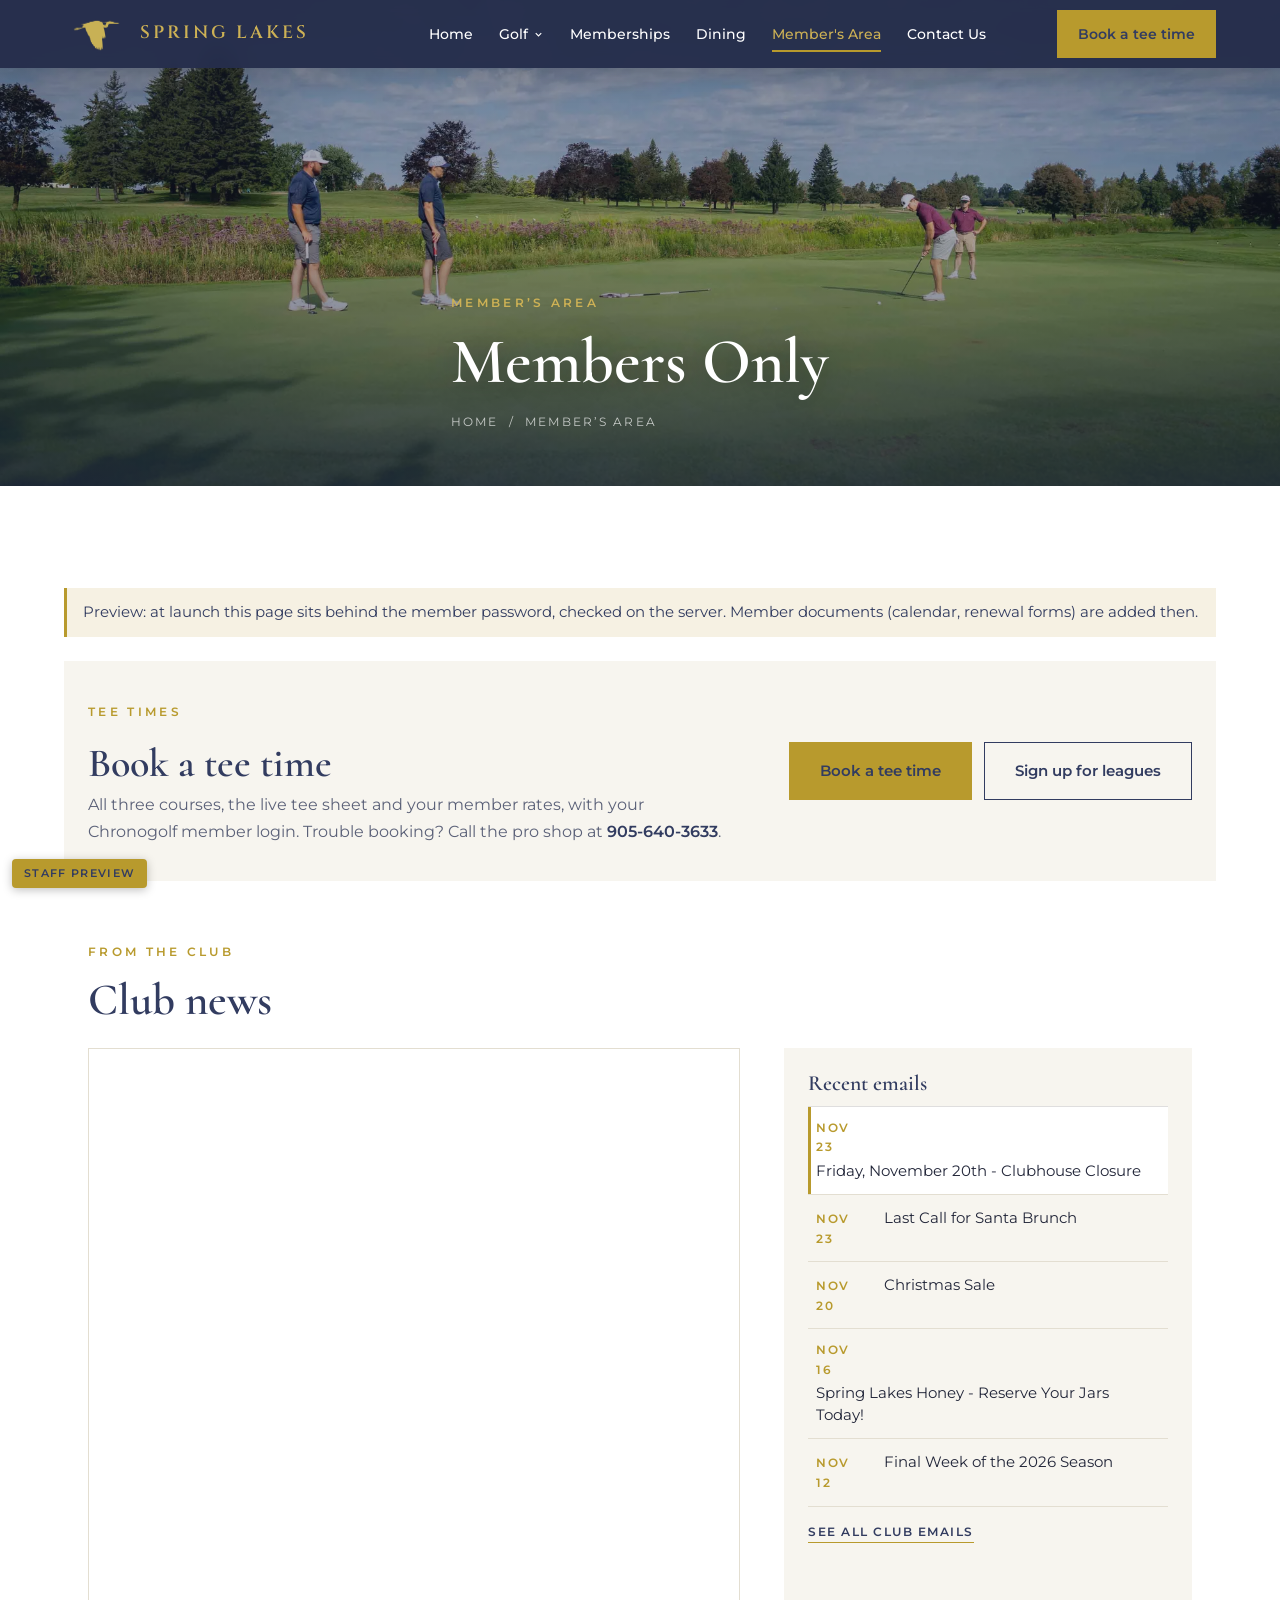
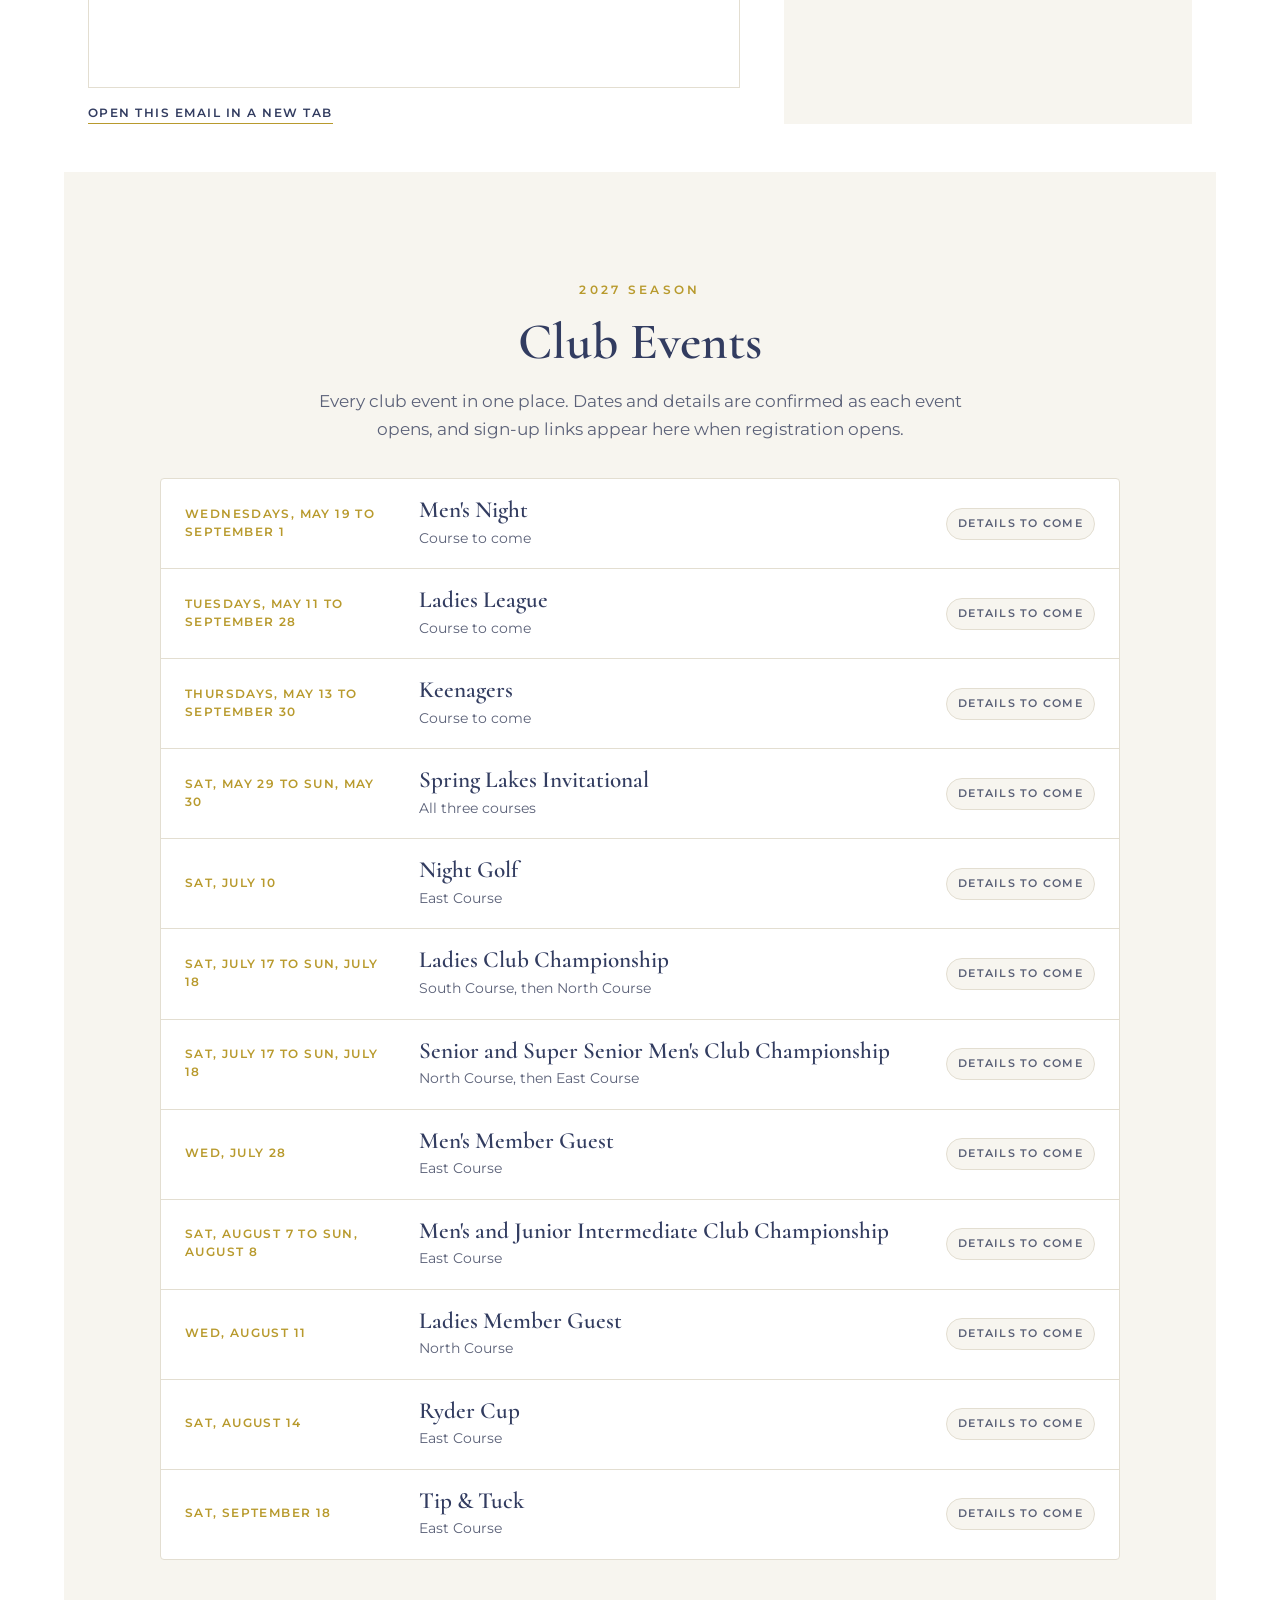
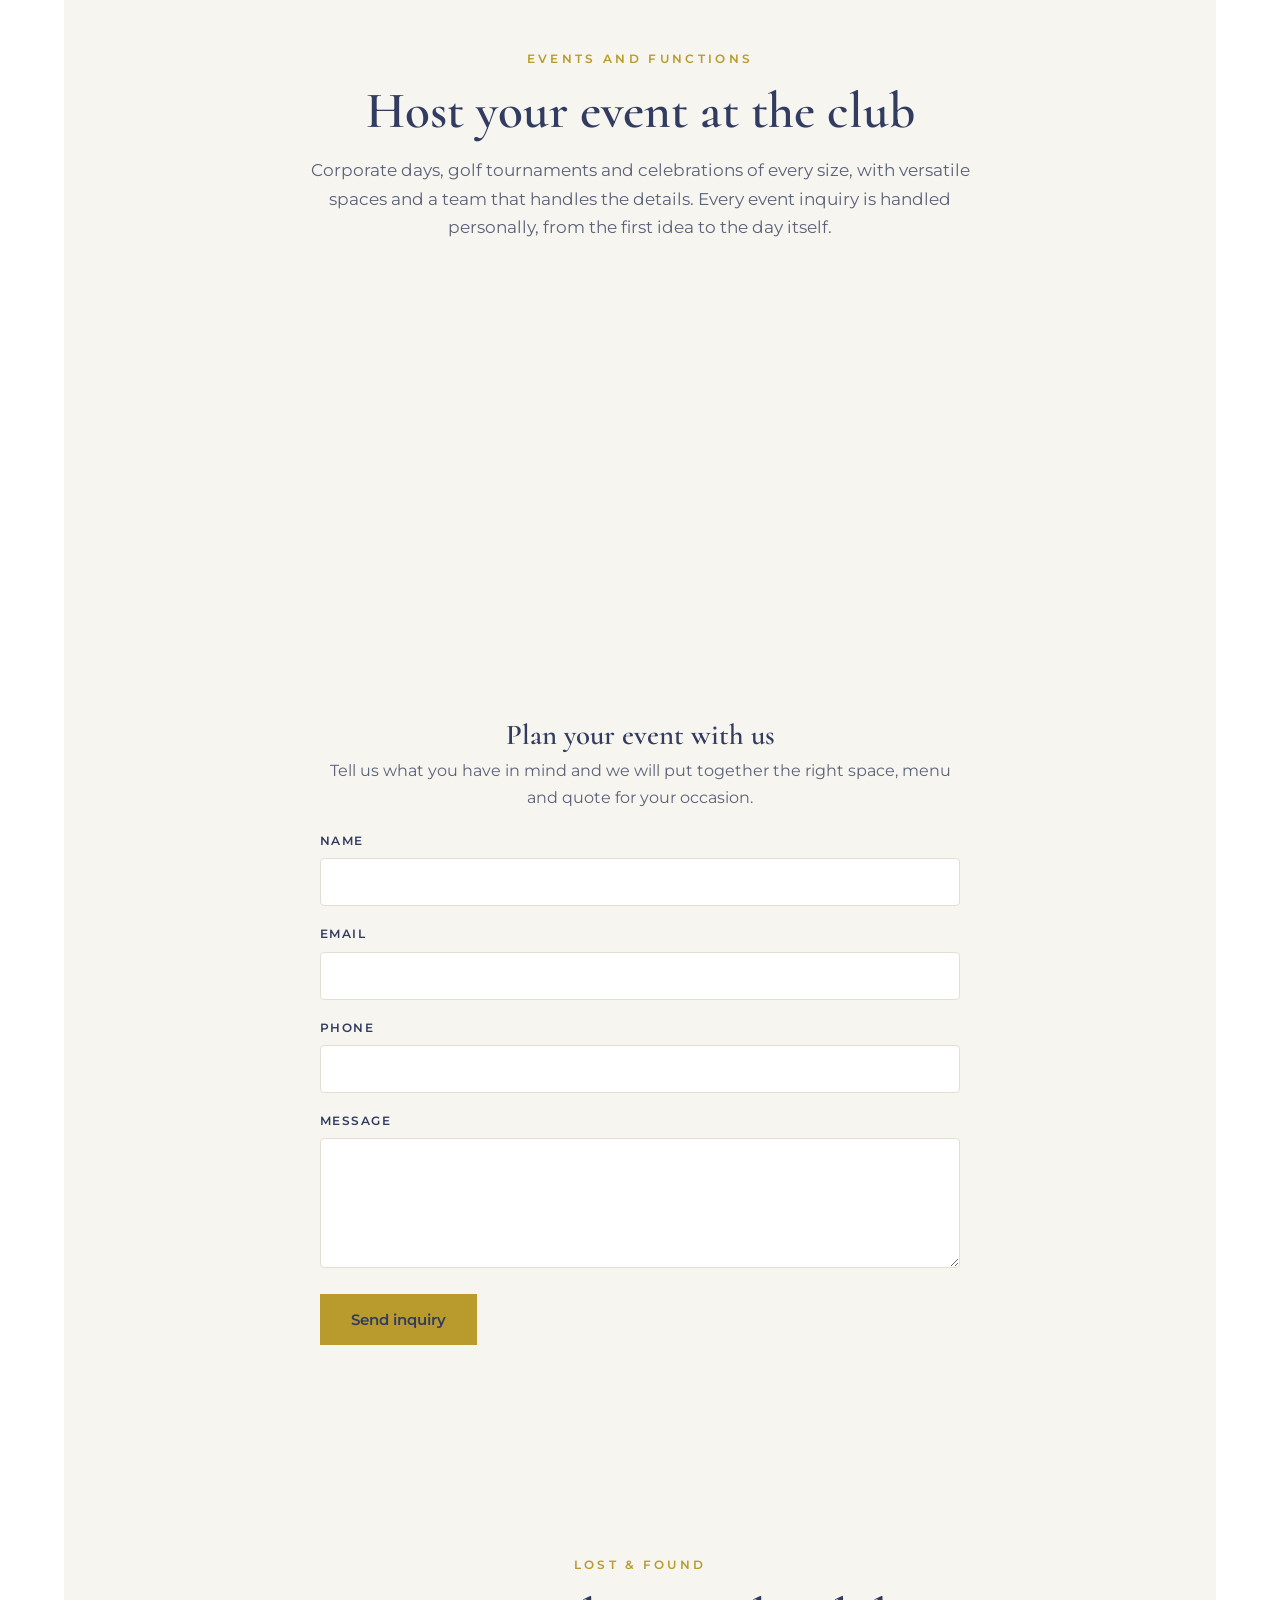
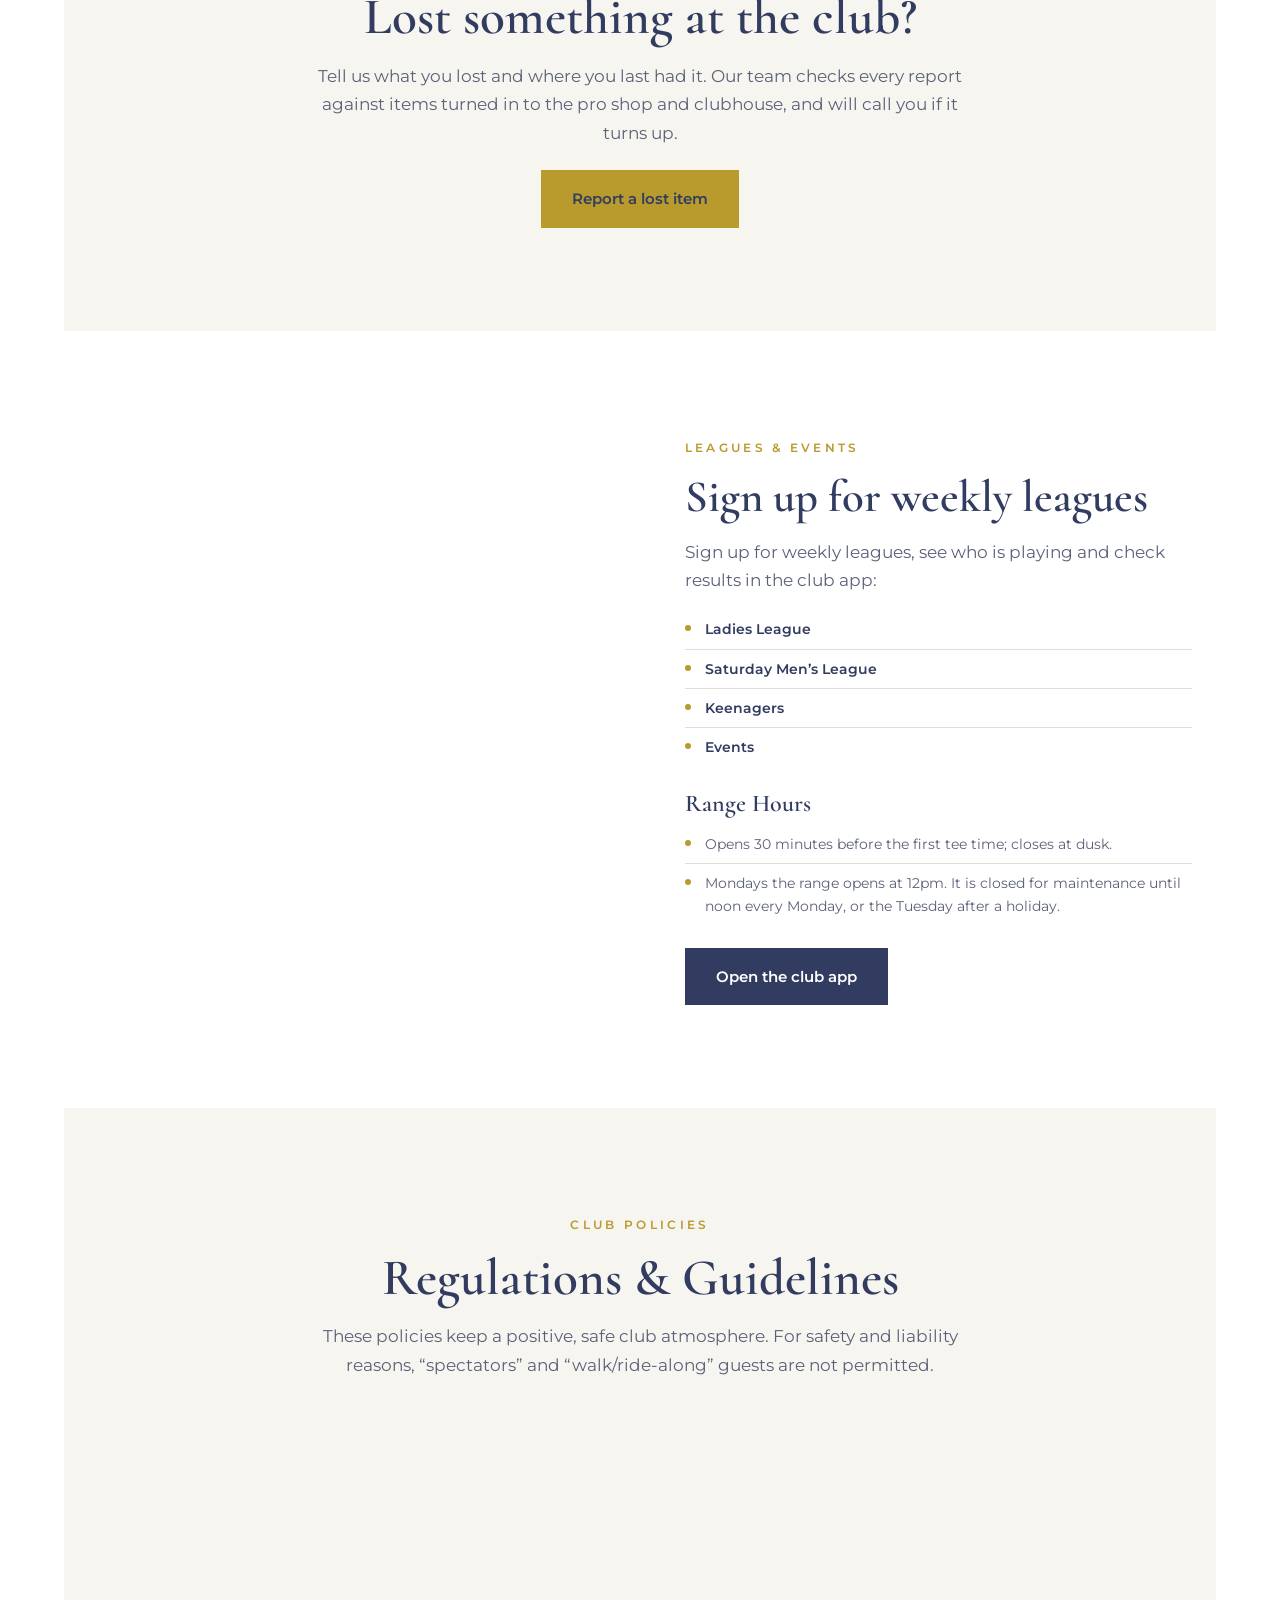
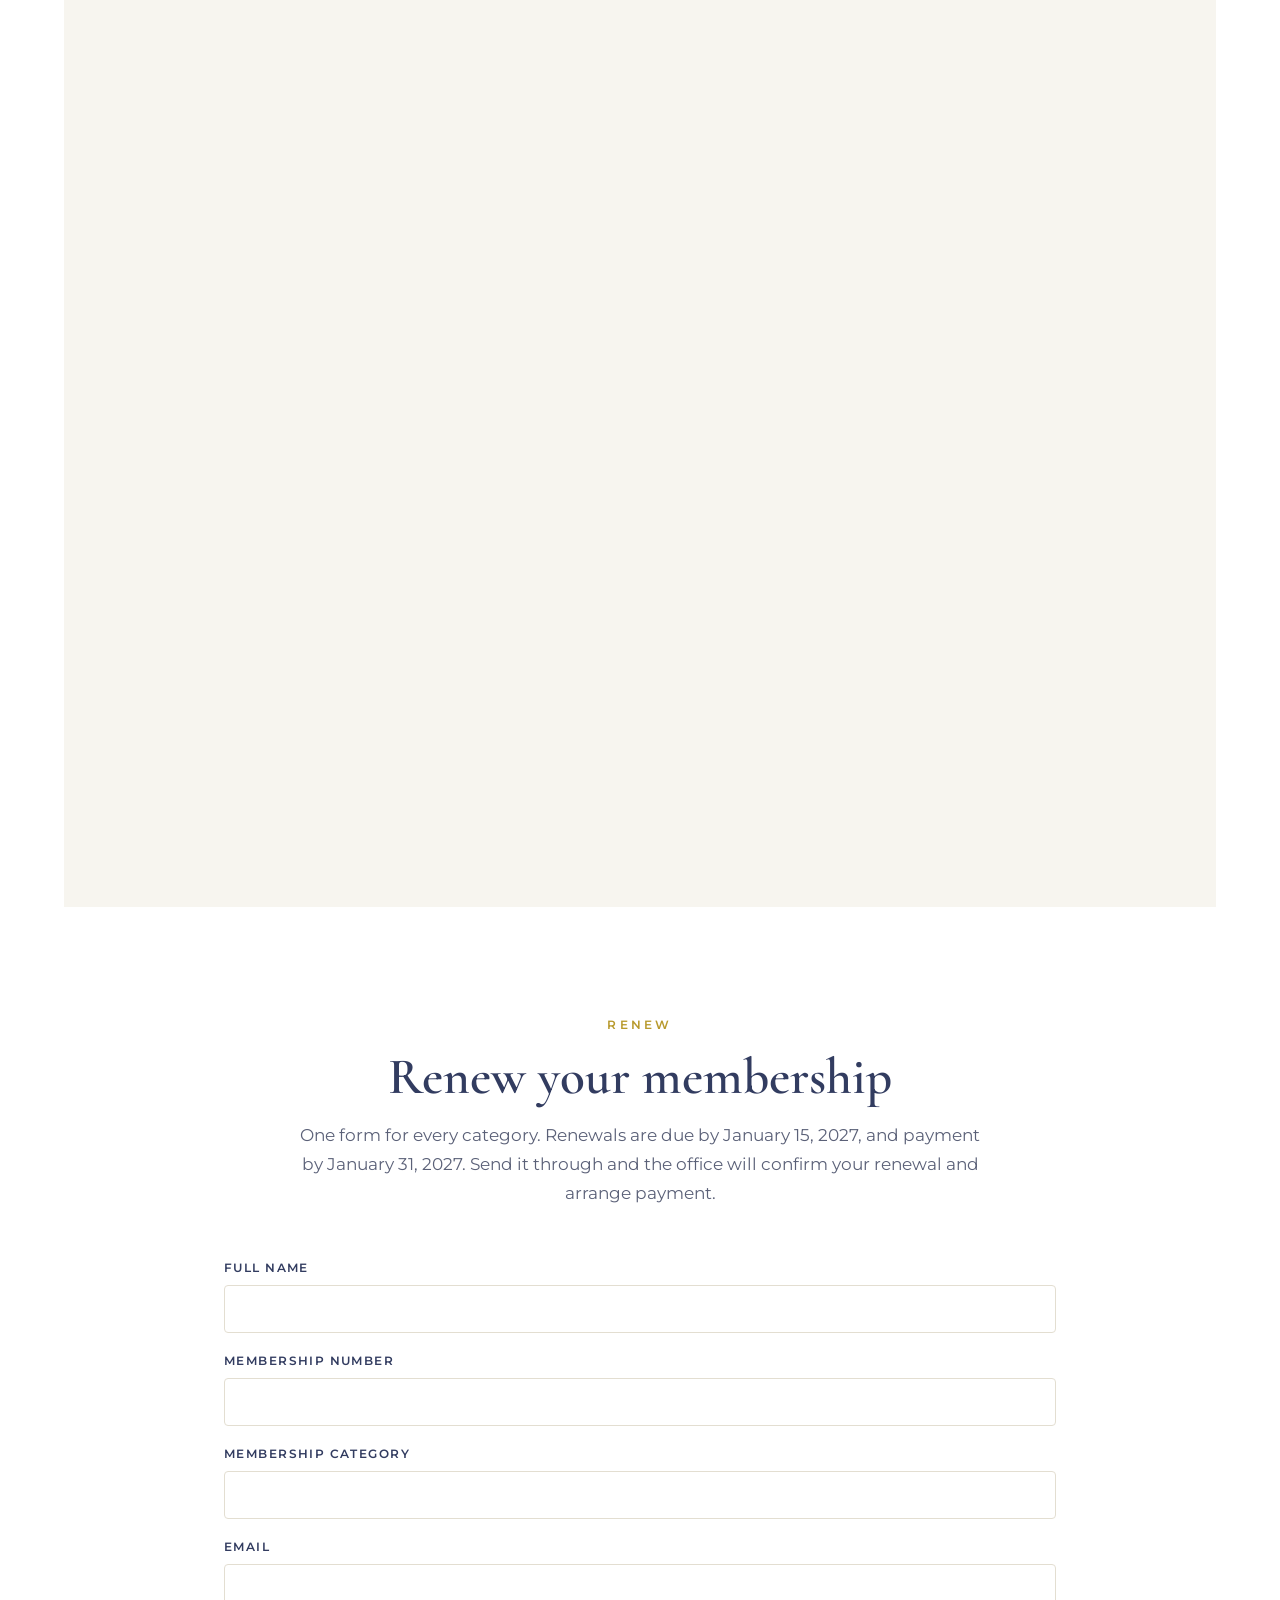
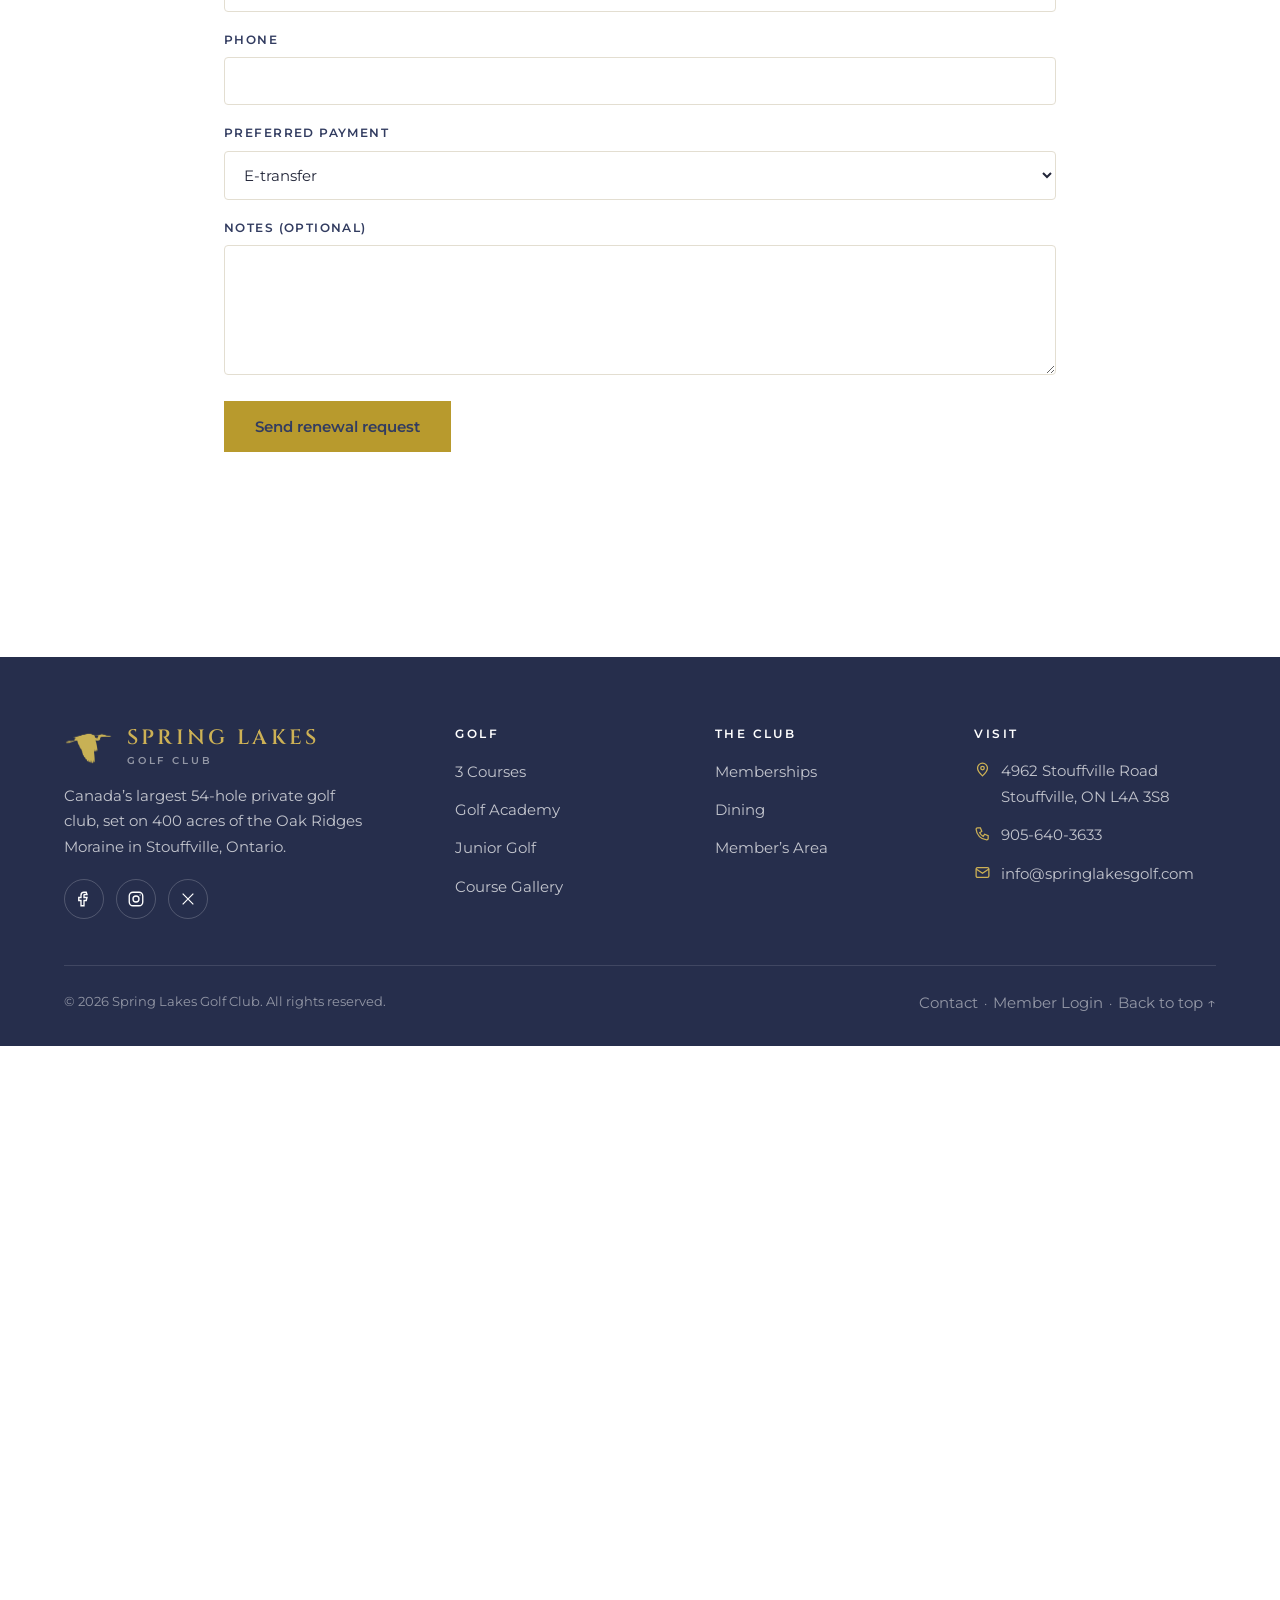
<file: events-spring-lakes/index.html>
<!doctype html><meta charset="utf-8"><meta name="robots" content="noindex"><title>Member Events | Spring Lakes Golf Club</title><meta name="description" content="Club events at Spring Lakes are for members. Find them in the Member’s Area."><meta property="og:type" content="website"><meta property="og:site_name" content="Spring Lakes Golf Club"><meta property="og:title" content="Member Events | Spring Lakes Golf Club"><meta property="og:description" content="Club events at Spring Lakes are for members. Find them in the Member’s Area."><meta property="og:url" content="https://springlakesgolf.github.io/website/events-spring-lakes/"><meta property="og:image" content="https://springlakesgolf.github.io/website/assets/img/hero-aerial.jpg"><meta property="og:image:alt" content="Spring Lakes from the air in autumn, with the island green, ponds and fairways"><meta name="twitter:card" content="summary_large_image"><meta http-equiv="refresh" content="0; url=../members/#events"><link rel="canonical" href="../members/"><a href="../members/#events">Member events</a>
</file>
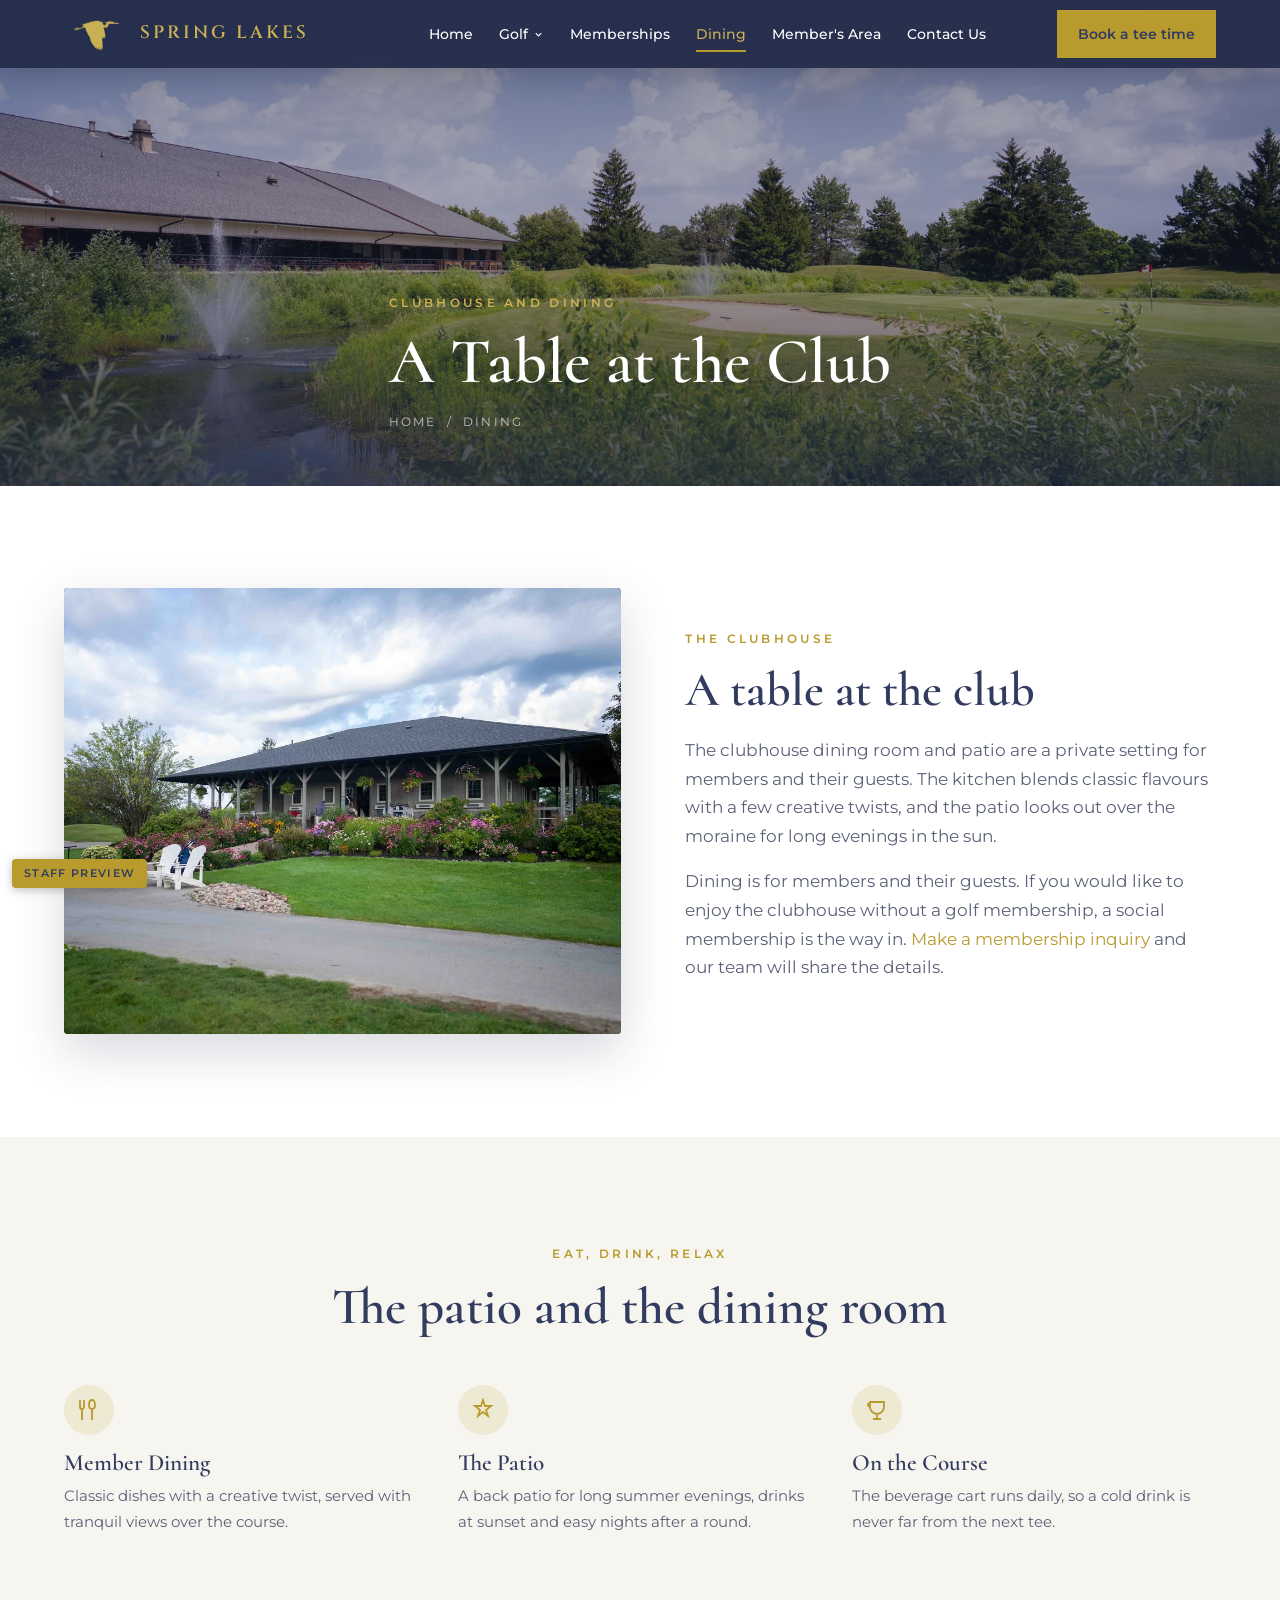
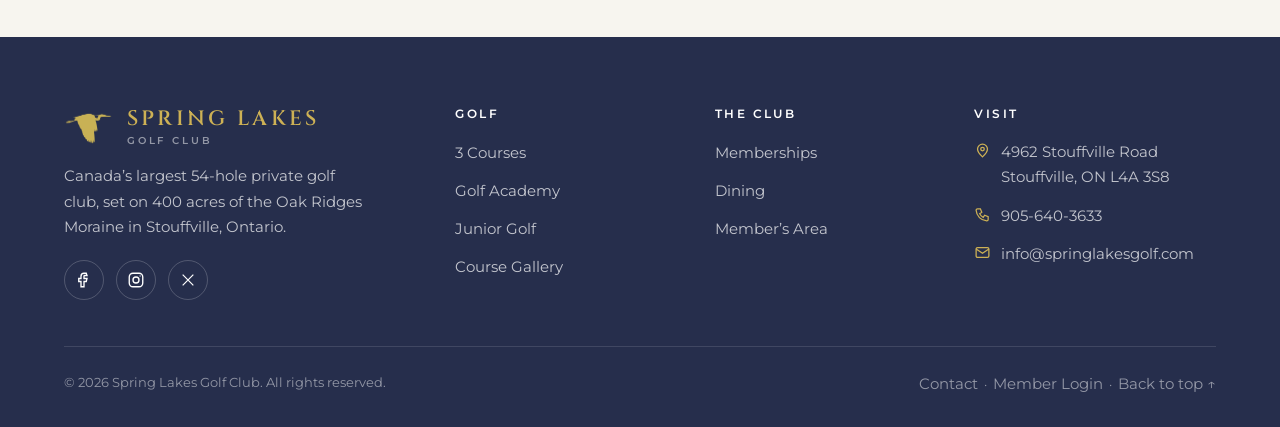
<file: food-beverage/index.html>
<!doctype html><html lang="en"><head><link rel="icon" type="image/png" href="../assets/img/heron-flying-icon-64.png"><link rel="apple-touch-icon" href="../assets/img/heron-flying-touch.png"><meta name="robots" content="noindex,nofollow"><style>.preview-pill{position:fixed;left:12px;bottom:12px;z-index:9999;background:#B89A2D;color:#323C60;font:600 11px/1 Montserrat,sans-serif;letter-spacing:.12em;text-transform:uppercase;padding:9px 12px;border-radius:4px;box-shadow:0 2px 10px rgba(0,0,0,.25)}.preview-note{background:#f6f1e3;border-left:3px solid #B89A2D;padding:12px 16px;margin:0 0 24px;font-size:.92rem;color:#323C60}</style><meta charset="utf-8"><meta name="viewport" content="width=device-width, initial-scale=1"><title>Dining | Spring Lakes Golf Club</title><meta name="description" content="Clubhouse dining at Spring Lakes for members and their guests, with a patio over the moraine. Social memberships available."><meta property="og:type" content="website"><meta property="og:site_name" content="Spring Lakes Golf Club"><meta property="og:title" content="Dining | Spring Lakes Golf Club"><meta property="og:description" content="The Spring Lakes clubhouse is for members and their guests. Social membership is by inquiry."><meta property="og:url" content="https://springlakesgolf.github.io/website/food-beverage/"><meta property="og:image" content="https://springlakesgolf.github.io/website/assets/img/hero-aerial.jpg"><meta property="og:image:alt" content="Spring Lakes from the air in autumn, with the island green, ponds and fairways"><meta name="twitter:card" content="summary_large_image"><link rel="stylesheet" href="../assets/css/style.css"></head><body><a href="#main" class="btn btn-gold" style="position:absolute;left:-9999px;top:0;z-index:999" onfocus="this.style.left='8px'" onblur="this.style.left='-9999px'">Skip to content</a><header class="header page-mode" id="header"><div class="container nav"><a class="brand" href="../" aria-label="Spring Lakes Golf Club home"><img class="heron" src="../assets/img/heron-gold.png" width="416" height="321" alt=""><span class="wordmark">Spring Lakes</span></a><nav aria-label="Primary"><ul class="nav-links"><li><a href="../">Home</a></li><li class="has-sub"><a href="../golf/">Golf <svg width="11" height="11" viewBox="0 0 24 24" fill="none" stroke="currentColor" stroke-width="2.5"><path d="M6 9l6 6 6-6"/></svg></a><ul class="submenu"><li><a href="../golf/">3 Courses<svg class="sub-arrow" width="14" height="10" viewBox="0 0 16 10" fill="none" stroke="currentColor" stroke-width="1.5" aria-hidden="true"><path d="M0 5h14M10 1l4 4-4 4"/></svg></a></li><li><a href="../golf-academy/">Golf Academy<svg class="sub-arrow" width="14" height="10" viewBox="0 0 16 10" fill="none" stroke="currentColor" stroke-width="1.5" aria-hidden="true"><path d="M0 5h14M10 1l4 4-4 4"/></svg></a></li><li><a href="../junior-golf/">Junior Golf<svg class="sub-arrow" width="14" height="10" viewBox="0 0 16 10" fill="none" stroke="currentColor" stroke-width="1.5" aria-hidden="true"><path d="M0 5h14M10 1l4 4-4 4"/></svg></a></li><li><a href="../course-gallery/">Course Gallery<svg class="sub-arrow" width="14" height="10" viewBox="0 0 16 10" fill="none" stroke="currentColor" stroke-width="1.5" aria-hidden="true"><path d="M0 5h14M10 1l4 4-4 4"/></svg></a></li></ul></li><li><a href="../memberships/">Memberships</a></li><li><a href="../food-beverage/" aria-current="page">Dining</a></li><li><a href="../members/">Member's Area</a></li><li><a href="../contact-us/">Contact Us</a></li></ul></nav><div class="nav-cta"><a class="btn btn-gold" href="../members/#book">Book a tee time</a><button class="btn menu-toggle" id="menuToggle" aria-label="Open menu" aria-expanded="false"><svg width="26" height="26" viewBox="0 0 24 24" fill="none" stroke-width="2"><path d="M3 6h18M3 12h18M3 18h18"/></svg></button></div></div></header><div class="drawer" id="drawer" aria-hidden="true"><div class="drawer-top"><span class="wordmark">Spring Lakes</span><button class="drawer-close" id="drawerClose" aria-label="Close menu"><svg width="26" height="26" viewBox="0 0 24 24" fill="none" stroke-width="2"><path d="M6 6l12 12M18 6L6 18"/></svg></button></div><a href="../">Home</a><a href="../golf/">Golf</a><a class="sub" href="../golf/">3 Courses</a><a class="sub" href="../golf-academy/">Golf Academy</a><a class="sub" href="../junior-golf/">Junior Golf</a><a class="sub" href="../course-gallery/">Course Gallery</a><a href="../memberships/">Memberships</a><a href="../food-beverage/">Dining</a><a href="../members/">Member's Area</a><a href="../contact-us/">Contact Us</a><a class="btn btn-gold" href="../members/#book">Book a tee time</a></div><section class="page-hero" id="top"><div class="ph-bg"><img src="../assets/img/sl26-clubhouse-fountain.webp" width="2000" height="1333" alt="The clubhouse across the pond and fountain" data-photo="food-beverage:g25" style="--pos:50% 35%;--pos-m:8% 50%" fetchpriority="high"></div><div class="container"><span class="eyebrow" style="color:var(--gold-soft)">Clubhouse and Dining</span><h1>A Table at the Club</h1><div class="breadcrumb"><a href="../">Home</a> &nbsp;/&nbsp; Dining</div></div></section><main id="main"><section><div class="container split"><div class="figure-wrap reveal"><div class="figure-frame ratio-54"><img src="../assets/img/sl26-clubhouse-gardens-m.webp" width="1200" height="800" alt="The clubhouse veranda and gardens" data-photo="food-beverage:clubhouse" style="--pos:60% 50%;--pos-m:60% 50%" loading="lazy" decoding="async"></div></div><div class="reveal d1"><span class="eyebrow">The Clubhouse</span><h2 style="font-size:clamp(2rem,4vw,3rem);margin-bottom:1.2rem">A table at the club</h2><div class="prose"><p>The clubhouse dining room and patio are a private setting for members and their guests. The kitchen blends classic flavours with a few creative twists, and the patio looks out over the moraine for long evenings in the sun.</p><p>Dining is for members and their guests. If you would like to enjoy the clubhouse without a golf membership, a social membership is the way in. <a href="../memberships/?interest=social#inquire" style="color:var(--gold)">Make a membership inquiry</a> and our team will share the details.</p></div></div></div></section><section class="bg-cream"><div class="container"><div class="section-head center"><span class="eyebrow reveal">Eat, Drink, Relax</span><h2 class="reveal d1">The patio and the dining room</h2></div><div class="perks"><div class="perk reveal"><div class="ic"><svg width="24" height="24" viewBox="0 0 24 24" fill="none" stroke-width="1.8"><path d="M3 2v7c0 1.1.9 2 2 2h0c1.1 0 2-.9 2-2V2M5 11v11M15 2c-2 0-3 2-3 5s1 4 3 4 3-1 3-4-1-5-3-5zM15 11v11"/></svg></div><h3>Member Dining</h3><p>Classic dishes with a creative twist, served with tranquil views over the course.</p></div><div class="perk reveal d1"><div class="ic"><svg width="24" height="24" viewBox="0 0 24 24" fill="none" stroke-width="1.8"><path d="M12 2l2 6h6l-5 4 2 6-5-4-5 4 2-6-5-4h6z"/></svg></div><h3>The Patio</h3><p>A back patio for long summer evenings, drinks at sunset and easy nights after a round.</p></div><div class="perk reveal d2"><div class="ic"><svg width="24" height="24" viewBox="0 0 24 24" fill="none" stroke-width="1.8"><path d="M5 4h14v5a7 7 0 01-14 0zM5 6H3a3 3 0 003 3M8 21h8M12 17v4"/></svg></div><h3>On the Course</h3><p>The beverage cart runs daily, so a cold drink is never far from the next tee.</p></div></div></div></section></main><footer class="footer"><div class="container"><div class="footer-grid"><div class="f-brand"><div class="f-lock"><img class="heron" src="../assets/img/heron-gold.png" width="416" height="321" alt=""><span class="wordmark">Spring Lakes<span class="wordmark-sub">Golf Club</span></span></div><p>Canada’s largest 54-hole private golf club, set on 400 acres of the Oak Ridges Moraine in Stouffville, Ontario.</p><div class="socials"><a href="https://www.facebook.com/SpringLakesGC/" target="_blank" rel="noopener" aria-label="Facebook"><svg width="18" height="18" viewBox="0 0 24 24" fill="none" stroke-width="1.8"><path d="M15 3h-3a4 4 0 00-4 4v3H5v4h3v7h4v-7h3l1-4h-4V7a1 1 0 011-1h3z"/></svg></a><a href="https://www.instagram.com/springlakesgolfclub/" target="_blank" rel="noopener" aria-label="Instagram"><svg width="18" height="18" viewBox="0 0 24 24" fill="none" stroke-width="1.8"><rect x="3" y="3" width="18" height="18" rx="5"/><circle cx="12" cy="12" r="4"/><circle cx="17.5" cy="6.5" r="1" fill="currentColor" stroke="none"/></svg></a><a href="https://twitter.com/springlakesgc" target="_blank" rel="noopener" aria-label="X"><svg width="16" height="16" viewBox="0 0 24 24" fill="none" stroke-width="1.8"><path d="M4 4l16 16M20 4L4 20"/></svg></a></div></div><div><h4>Golf</h4><ul><li><a href="../golf/">3 Courses</a></li><li><a href="../golf-academy/">Golf Academy</a></li><li><a href="../junior-golf/">Junior Golf</a></li><li><a href="../course-gallery/">Course Gallery</a></li></ul></div><div><h4>The Club</h4><ul><li><a href="../memberships/">Memberships</a></li><li><a href="../food-beverage/">Dining</a></li><li><a href="../members/">Member’s Area</a></li></ul></div><div><h4>Visit</h4><div class="contact-line"><svg width="17" height="17" viewBox="0 0 24 24" fill="none" stroke-width="1.8"><path d="M12 21s-7-6.2-7-11a7 7 0 1114 0c0 4.8-7 11-7 11z"/><circle cx="12" cy="10" r="2.5"/></svg><a href="https://maps.app.goo.gl/oUrsJTPRRTtUL7pr9" target="_blank" rel="noopener">4962 Stouffville Road<br>Stouffville, ON L4A 3S8</a></div><div class="contact-line"><svg width="17" height="17" viewBox="0 0 24 24" fill="none" stroke-width="1.8"><path d="M5 4h4l2 5-3 2a12 12 0 005 5l2-3 5 2v4a2 2 0 01-2 2A16 16 0 013 6a2 2 0 012-2z"/></svg><a href="tel:9056403633">905-640-3633</a></div><div class="contact-line"><svg width="17" height="17" viewBox="0 0 24 24" fill="none" stroke-width="1.8"><rect x="3" y="5" width="18" height="14" rx="2"/><path d="M3 7l9 6 9-6"/></svg><a href="mailto:info@springlakesgolf.com">info@springlakesgolf.com</a></div></div></div><div class="footer-bottom"><span>© 2026 Spring Lakes Golf Club. All rights reserved.</span><span><a href="../contact-us/">Contact</a> &nbsp;·&nbsp; <a href="../members/">Member Login</a> &nbsp;·&nbsp; <a href="#top">Back to top ↑</a></span></div></div></footer><script src="../assets/js/site.js"></script><div class="preview-pill" aria-hidden="true">Staff preview</div><script src="../assets/js/edit-mode.js" defer></script></body></html>
</file>
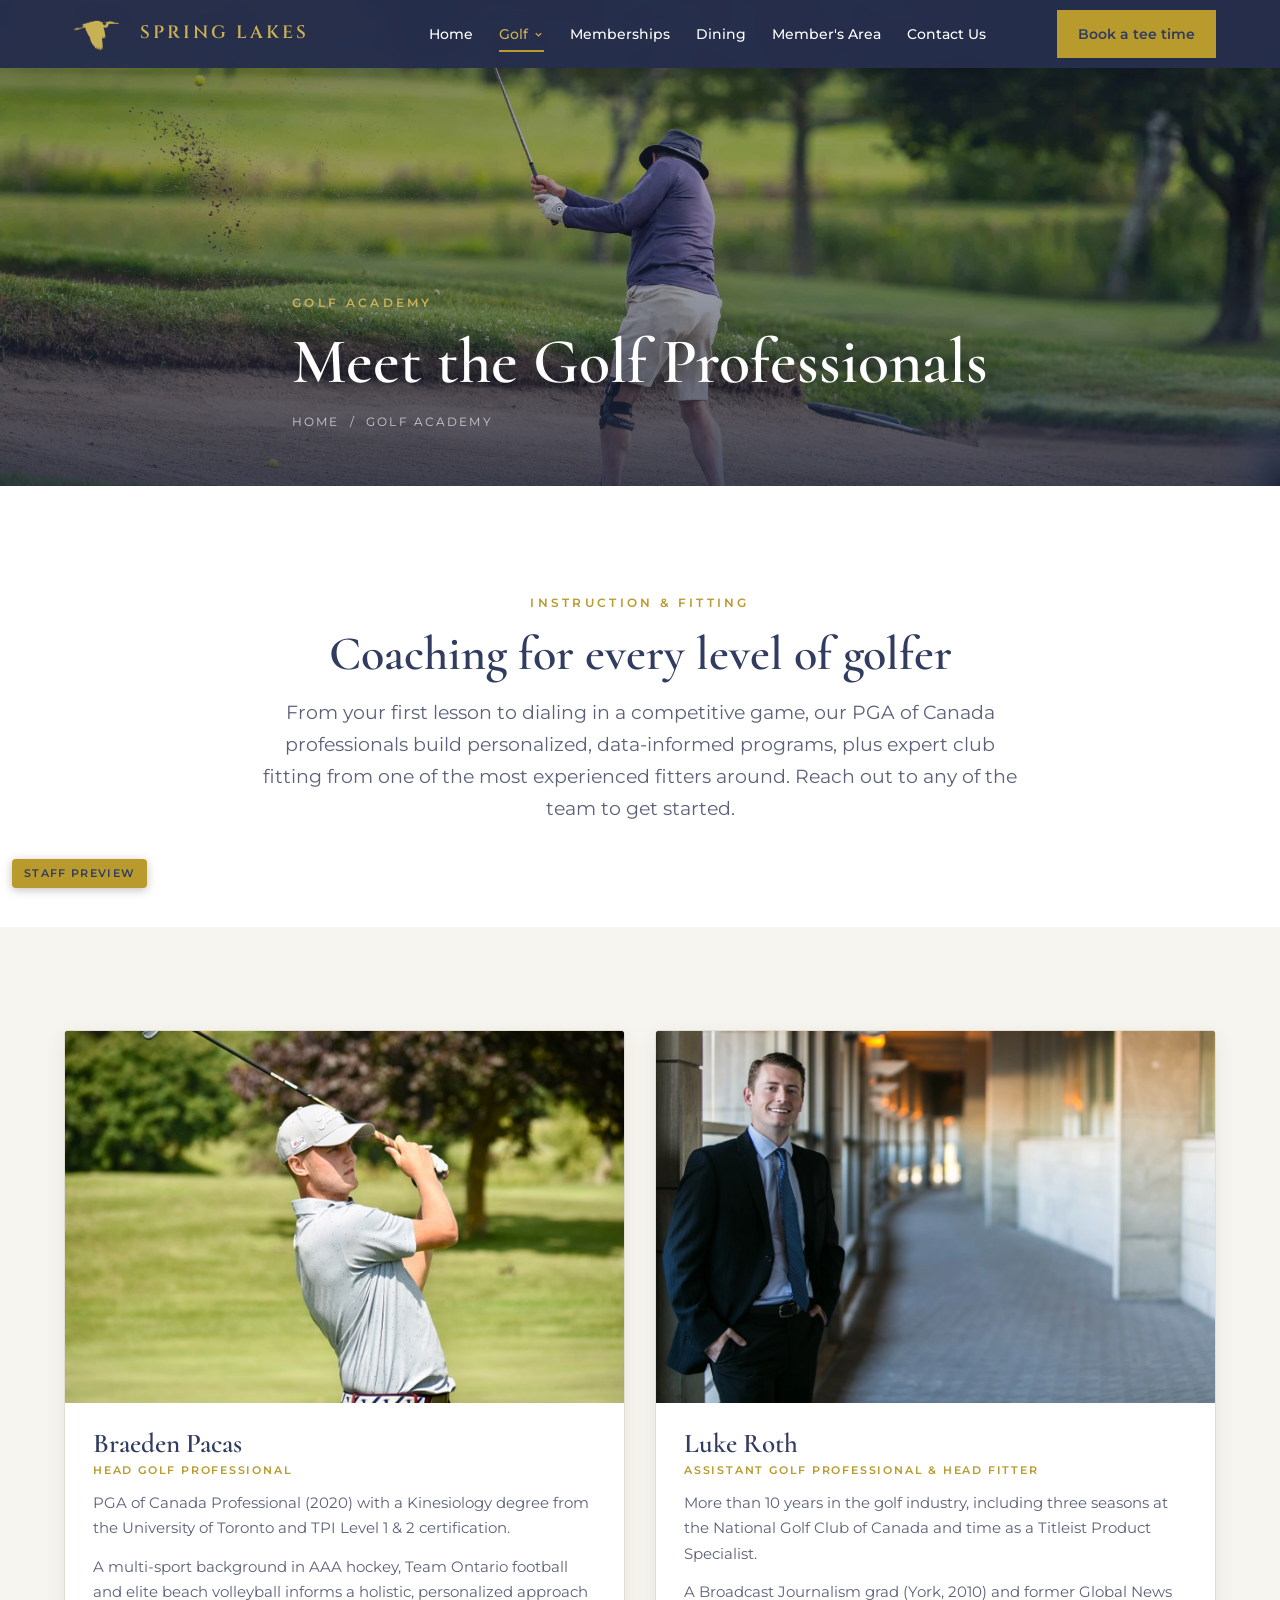
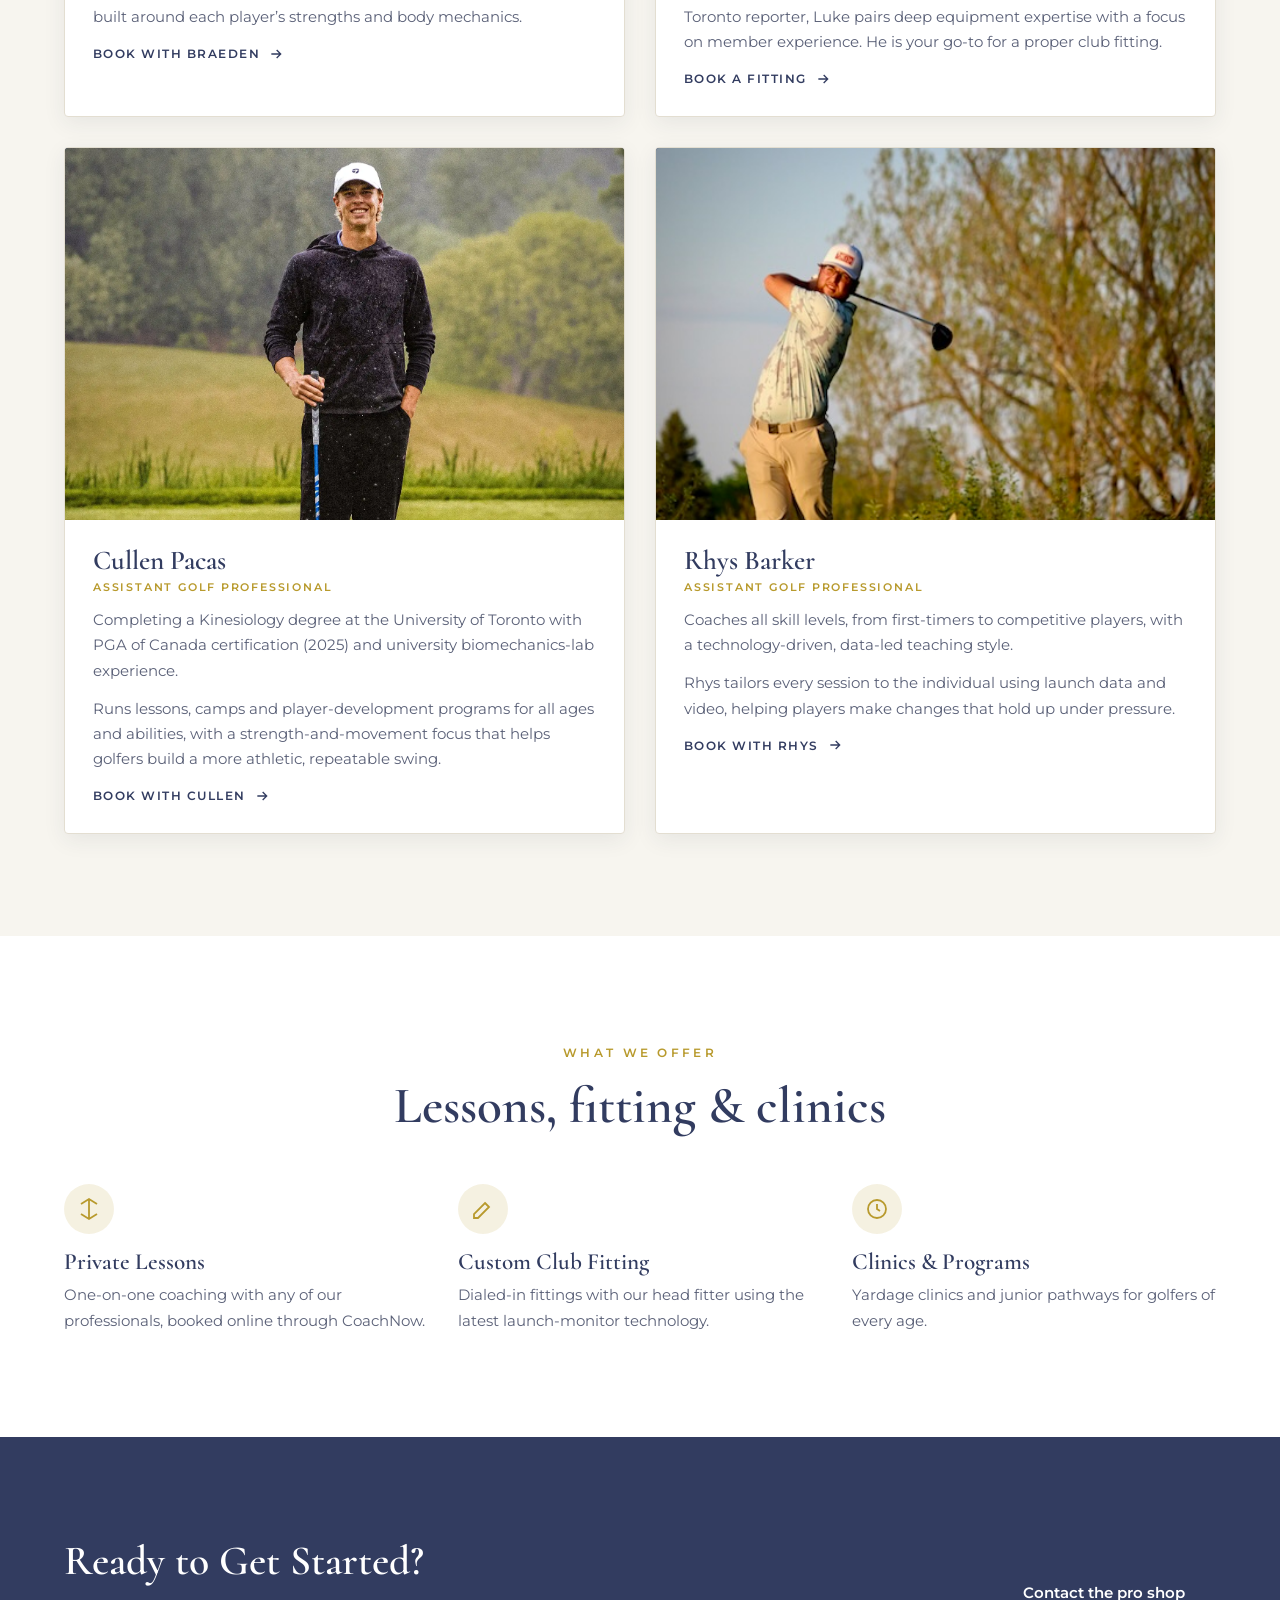
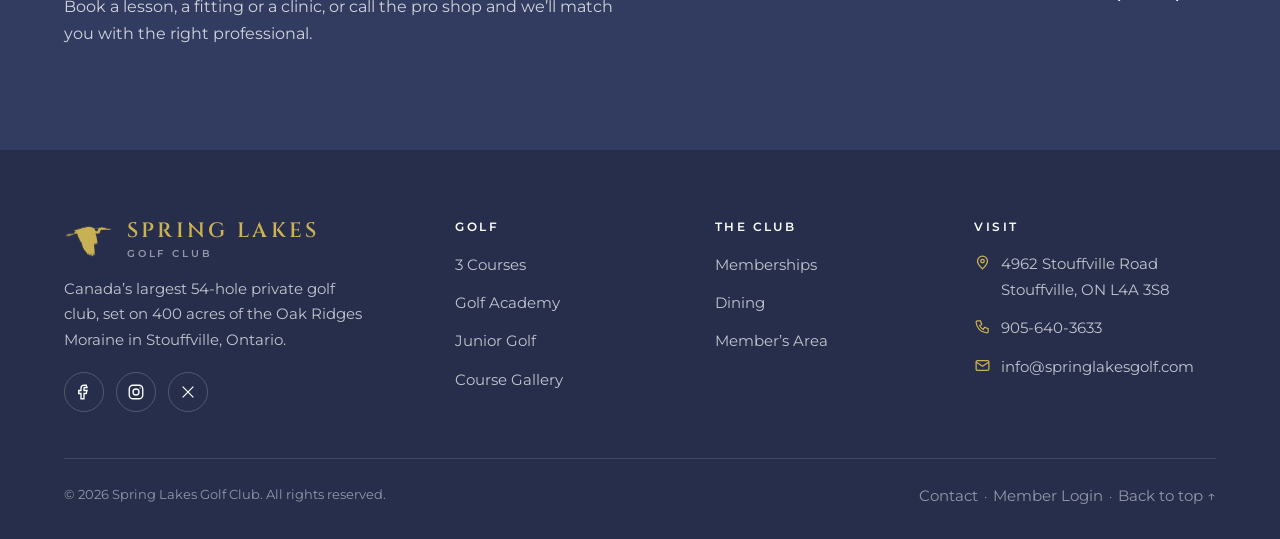
<file: golf-academy/index.html>
<!doctype html><html lang="en"><head><link rel="icon" type="image/png" href="../assets/img/heron-flying-icon-64.png"><link rel="apple-touch-icon" href="../assets/img/heron-flying-touch.png"><meta name="robots" content="noindex,nofollow"><style>.preview-pill{position:fixed;left:12px;bottom:12px;z-index:9999;background:#B89A2D;color:#323C60;font:600 11px/1 Montserrat,sans-serif;letter-spacing:.12em;text-transform:uppercase;padding:9px 12px;border-radius:4px;box-shadow:0 2px 10px rgba(0,0,0,.25)}.preview-note{background:#f6f1e3;border-left:3px solid #B89A2D;padding:12px 16px;margin:0 0 24px;font-size:.92rem;color:#323C60}</style><meta charset="utf-8"><meta name="viewport" content="width=device-width, initial-scale=1"><title>Golf Academy | Spring Lakes Golf Club</title><meta name="description" content="Meet the PGA of Canada professionals at Spring Lakes. Private lessons, custom club fitting and clinics for every level."><meta property="og:type" content="website"><meta property="og:site_name" content="Spring Lakes Golf Club"><meta property="og:title" content="Golf Academy | Spring Lakes Golf Club"><meta property="og:description" content="Meet the PGA of Canada professionals at Spring Lakes. Private lessons, custom club fitting and clinics for every level."><meta property="og:url" content="https://springlakesgolf.github.io/website/golf-academy/"><meta property="og:image" content="https://springlakesgolf.github.io/website/assets/img/hero-aerial.jpg"><meta property="og:image:alt" content="Spring Lakes from the air in autumn, with the island green, ponds and fairways"><meta name="twitter:card" content="summary_large_image"><link rel="stylesheet" href="../assets/css/style.css"></head><body><a href="#main" class="btn btn-gold" style="position:absolute;left:-9999px;top:0;z-index:999" onfocus="this.style.left='8px'" onblur="this.style.left='-9999px'">Skip to content</a><header class="header page-mode" id="header"><div class="container nav"><a class="brand" href="../" aria-label="Spring Lakes Golf Club home"><img class="heron" src="../assets/img/heron-gold.png" width="416" height="321" alt=""><span class="wordmark">Spring Lakes</span></a><nav aria-label="Primary"><ul class="nav-links"><li><a href="../">Home</a></li><li class="has-sub"><a href="../golf/" aria-current="page">Golf <svg width="11" height="11" viewBox="0 0 24 24" fill="none" stroke="currentColor" stroke-width="2.5"><path d="M6 9l6 6 6-6"/></svg></a><ul class="submenu"><li><a href="../golf/">3 Courses<svg class="sub-arrow" width="14" height="10" viewBox="0 0 16 10" fill="none" stroke="currentColor" stroke-width="1.5" aria-hidden="true"><path d="M0 5h14M10 1l4 4-4 4"/></svg></a></li><li><a href="../golf-academy/" aria-current="page">Golf Academy<svg class="sub-arrow" width="14" height="10" viewBox="0 0 16 10" fill="none" stroke="currentColor" stroke-width="1.5" aria-hidden="true"><path d="M0 5h14M10 1l4 4-4 4"/></svg></a></li><li><a href="../junior-golf/">Junior Golf<svg class="sub-arrow" width="14" height="10" viewBox="0 0 16 10" fill="none" stroke="currentColor" stroke-width="1.5" aria-hidden="true"><path d="M0 5h14M10 1l4 4-4 4"/></svg></a></li><li><a href="../course-gallery/">Course Gallery<svg class="sub-arrow" width="14" height="10" viewBox="0 0 16 10" fill="none" stroke="currentColor" stroke-width="1.5" aria-hidden="true"><path d="M0 5h14M10 1l4 4-4 4"/></svg></a></li></ul></li><li><a href="../memberships/">Memberships</a></li><li><a href="../food-beverage/">Dining</a></li><li><a href="../members/">Member's Area</a></li><li><a href="../contact-us/">Contact Us</a></li></ul></nav><div class="nav-cta"><a class="btn btn-gold" href="../members/#book">Book a tee time</a><button class="btn menu-toggle" id="menuToggle" aria-label="Open menu" aria-expanded="false"><svg width="26" height="26" viewBox="0 0 24 24" fill="none" stroke-width="2"><path d="M3 6h18M3 12h18M3 18h18"/></svg></button></div></div></header><div class="drawer" id="drawer" aria-hidden="true"><div class="drawer-top"><span class="wordmark">Spring Lakes</span><button class="drawer-close" id="drawerClose" aria-label="Close menu"><svg width="26" height="26" viewBox="0 0 24 24" fill="none" stroke-width="2"><path d="M6 6l12 12M18 6L6 18"/></svg></button></div><a href="../">Home</a><a href="../golf/">Golf</a><a class="sub" href="../golf/">3 Courses</a><a class="sub" href="../golf-academy/">Golf Academy</a><a class="sub" href="../junior-golf/">Junior Golf</a><a class="sub" href="../course-gallery/">Course Gallery</a><a href="../memberships/">Memberships</a><a href="../food-beverage/">Dining</a><a href="../members/">Member's Area</a><a href="../contact-us/">Contact Us</a><a class="btn btn-gold" href="../members/#book">Book a tee time</a></div><section class="page-hero" id="top"><div class="ph-bg"><img src="../assets/img/sl26-bunker-shot.webp" width="2000" height="1434" alt="A golfer playing from a bunker, sand in the air" data-photo="golf-academy:g05" style="--pos:50% 47%;--pos-m:42% 50%" fetchpriority="high"></div><div class="container"><span class="eyebrow" style="color:var(--gold-soft)">Golf Academy</span><h1>Meet the Golf Professionals</h1><div class="breadcrumb"><a href="../">Home</a> &nbsp;/&nbsp; Golf Academy</div></div></section><main id="main"><section><div class="container narrow center"><span class="eyebrow reveal">Instruction &amp; Fitting</span><h2 class="reveal d1" style="font-size:clamp(2rem,4vw,3rem)">Coaching for every level of golfer</h2><p class="lead-text reveal d2" style="margin:1rem auto 0">From your first lesson to dialing in a competitive game, our PGA of Canada professionals build personalized, data-informed programs, plus expert club fitting from one of the most experienced fitters around. Reach out to any of the team to get started.</p></div></section><section class="bg-cream"><div class="container"><div class="pro-grid"><div class="pro-card reveal"><div class="pro-photo"><img src="../assets/img/pro-braeden.jpeg" width="640" height="427" alt="Braeden Pacas, Spring Lakes Golf Club"></div><div class="pro-body"><h3>Braeden Pacas</h3><div class="pro-role">Head Golf Professional</div><p>PGA of Canada Professional (2020) with a Kinesiology degree from the University of Toronto and TPI Level 1 &amp; 2 certification.</p><p>A multi-sport background in AAA hockey, Team Ontario football and elite beach volleyball informs a holistic, personalized approach built around each player’s strengths and body mechanics.</p><div class="pro-links"><a class="link-arrow" href="https://app.coachnow.io/public/availability?coach=8fa01f7f9d381686b7beb7ab6c" target="_blank" rel="noopener">Book with Braeden <svg width="16" height="16" viewBox="0 0 24 24" fill="none" stroke="currentColor" stroke-width="2"><path d="M5 12h14M13 6l6 6-6 6"/></svg></a></div></div></div><div class="pro-card reveal"><div class="pro-photo"><img src="../assets/img/pro-luke.webp" width="1200" height="799" alt="Luke Roth, Spring Lakes Golf Club"></div><div class="pro-body"><h3>Luke Roth</h3><div class="pro-role">Assistant Golf Professional &amp; Head Fitter</div><p>More than 10 years in the golf industry, including three seasons at the National Golf Club of Canada and time as a Titleist Product Specialist.</p><p>A Broadcast Journalism grad (York, 2010) and former Global News Toronto reporter, Luke pairs deep equipment expertise with a focus on member experience. He is your go-to for a proper club fitting.</p><div class="pro-links"><a class="link-arrow" href="../contact-us/">Book a Fitting <svg width="16" height="16" viewBox="0 0 24 24" fill="none" stroke="currentColor" stroke-width="2"><path d="M5 12h14M13 6l6 6-6 6"/></svg></a></div></div></div><div class="pro-card reveal"><div class="pro-photo"><img src="../assets/img/pro-cullen.webp" width="1523" height="1032" alt="Cullen Pacas, Spring Lakes Golf Club"></div><div class="pro-body"><h3>Cullen Pacas</h3><div class="pro-role">Assistant Golf Professional</div><p>Completing a Kinesiology degree at the University of Toronto with PGA of Canada certification (2025) and university biomechanics-lab experience.</p><p>Runs lessons, camps and player-development programs for all ages and abilities, with a strength-and-movement focus that helps golfers build a more athletic, repeatable swing.</p><div class="pro-links"><a class="link-arrow" href="https://app.coachnow.io/facility/e751dc8fcb13a055b791f602ee/coach/cullen-pacas/6970c9ed1b26f5f9001103eacd1e555b" target="_blank" rel="noopener">Book with Cullen <svg width="16" height="16" viewBox="0 0 24 24" fill="none" stroke="currentColor" stroke-width="2"><path d="M5 12h14M13 6l6 6-6 6"/></svg></a></div></div></div><div class="pro-card reveal"><div class="pro-photo"><img src="../assets/img/pro-rhys.jpeg" width="480" height="480" alt="Rhys Barker, Spring Lakes Golf Club"></div><div class="pro-body"><h3>Rhys Barker</h3><div class="pro-role">Assistant Golf Professional</div><p>Coaches all skill levels, from first-timers to competitive players, with a technology-driven, data-led teaching style.</p><p>Rhys tailors every session to the individual using launch data and video, helping players make changes that hold up under pressure.</p><div class="pro-links"><a class="link-arrow" href="https://app.coachnow.io/public/availability?coach=f606e6cea7b1bbb30863196427" target="_blank" rel="noopener">Book with Rhys <svg width="16" height="16" viewBox="0 0 24 24" fill="none" stroke="currentColor" stroke-width="2"><path d="M5 12h14M13 6l6 6-6 6"/></svg></a></div></div></div></div></div></section><section><div class="container"><div class="section-head center"><span class="eyebrow reveal">What We Offer</span><h2 class="reveal d1">Lessons, fitting &amp; clinics</h2></div><div class="perks"><div class="perk reveal"><div class="ic"><svg width="24" height="24" viewBox="0 0 24 24" fill="none" stroke-width="1.8"><path d="M12 2v20M4 7l8-5 8 5M4 17l8 5 8-5"/></svg></div><h3>Private Lessons</h3><p>One-on-one coaching with any of our professionals, booked online through CoachNow.</p></div><div class="perk reveal d1"><div class="ic"><svg width="24" height="24" viewBox="0 0 24 24" fill="none" stroke-width="1.8"><path d="M3 21h4l11-11-4-4L3 17v4zM14 6l4 4"/></svg></div><h3>Custom Club Fitting</h3><p>Dialed-in fittings with our head fitter using the latest launch-monitor technology.</p></div><div class="perk reveal d2"><div class="ic"><svg width="24" height="24" viewBox="0 0 24 24" fill="none" stroke-width="1.8"><circle cx="12" cy="12" r="9"/><path d="M12 7v5l3 2"/></svg></div><h3>Clinics &amp; Programs</h3><p>Yardage clinics and junior pathways for golfers of every age.</p></div></div></div></section></main><section class="cta-band navy"><div class="container"><div><h2>Ready to Get Started?</h2><p>Book a lesson, a fitting or a clinic, or call the pro shop and we’ll match you with the right professional.</p></div><a class="btn btn-navy" href="../contact-us/">Contact the pro shop</a></div></section><footer class="footer"><div class="container"><div class="footer-grid"><div class="f-brand"><div class="f-lock"><img class="heron" src="../assets/img/heron-gold.png" width="416" height="321" alt=""><span class="wordmark">Spring Lakes<span class="wordmark-sub">Golf Club</span></span></div><p>Canada’s largest 54-hole private golf club, set on 400 acres of the Oak Ridges Moraine in Stouffville, Ontario.</p><div class="socials"><a href="https://www.facebook.com/SpringLakesGC/" target="_blank" rel="noopener" aria-label="Facebook"><svg width="18" height="18" viewBox="0 0 24 24" fill="none" stroke-width="1.8"><path d="M15 3h-3a4 4 0 00-4 4v3H5v4h3v7h4v-7h3l1-4h-4V7a1 1 0 011-1h3z"/></svg></a><a href="https://www.instagram.com/springlakesgolfclub/" target="_blank" rel="noopener" aria-label="Instagram"><svg width="18" height="18" viewBox="0 0 24 24" fill="none" stroke-width="1.8"><rect x="3" y="3" width="18" height="18" rx="5"/><circle cx="12" cy="12" r="4"/><circle cx="17.5" cy="6.5" r="1" fill="currentColor" stroke="none"/></svg></a><a href="https://twitter.com/springlakesgc" target="_blank" rel="noopener" aria-label="X"><svg width="16" height="16" viewBox="0 0 24 24" fill="none" stroke-width="1.8"><path d="M4 4l16 16M20 4L4 20"/></svg></a></div></div><div><h4>Golf</h4><ul><li><a href="../golf/">3 Courses</a></li><li><a href="../golf-academy/">Golf Academy</a></li><li><a href="../junior-golf/">Junior Golf</a></li><li><a href="../course-gallery/">Course Gallery</a></li></ul></div><div><h4>The Club</h4><ul><li><a href="../memberships/">Memberships</a></li><li><a href="../food-beverage/">Dining</a></li><li><a href="../members/">Member’s Area</a></li></ul></div><div><h4>Visit</h4><div class="contact-line"><svg width="17" height="17" viewBox="0 0 24 24" fill="none" stroke-width="1.8"><path d="M12 21s-7-6.2-7-11a7 7 0 1114 0c0 4.8-7 11-7 11z"/><circle cx="12" cy="10" r="2.5"/></svg><a href="https://maps.app.goo.gl/oUrsJTPRRTtUL7pr9" target="_blank" rel="noopener">4962 Stouffville Road<br>Stouffville, ON L4A 3S8</a></div><div class="contact-line"><svg width="17" height="17" viewBox="0 0 24 24" fill="none" stroke-width="1.8"><path d="M5 4h4l2 5-3 2a12 12 0 005 5l2-3 5 2v4a2 2 0 01-2 2A16 16 0 013 6a2 2 0 012-2z"/></svg><a href="tel:9056403633">905-640-3633</a></div><div class="contact-line"><svg width="17" height="17" viewBox="0 0 24 24" fill="none" stroke-width="1.8"><rect x="3" y="5" width="18" height="14" rx="2"/><path d="M3 7l9 6 9-6"/></svg><a href="mailto:info@springlakesgolf.com">info@springlakesgolf.com</a></div></div></div><div class="footer-bottom"><span>© 2026 Spring Lakes Golf Club. All rights reserved.</span><span><a href="../contact-us/">Contact</a> &nbsp;·&nbsp; <a href="../members/">Member Login</a> &nbsp;·&nbsp; <a href="#top">Back to top ↑</a></span></div></div></footer><script src="../assets/js/site.js"></script><div class="preview-pill" aria-hidden="true">Staff preview</div><script src="../assets/js/edit-mode.js" defer></script></body></html>
</file>
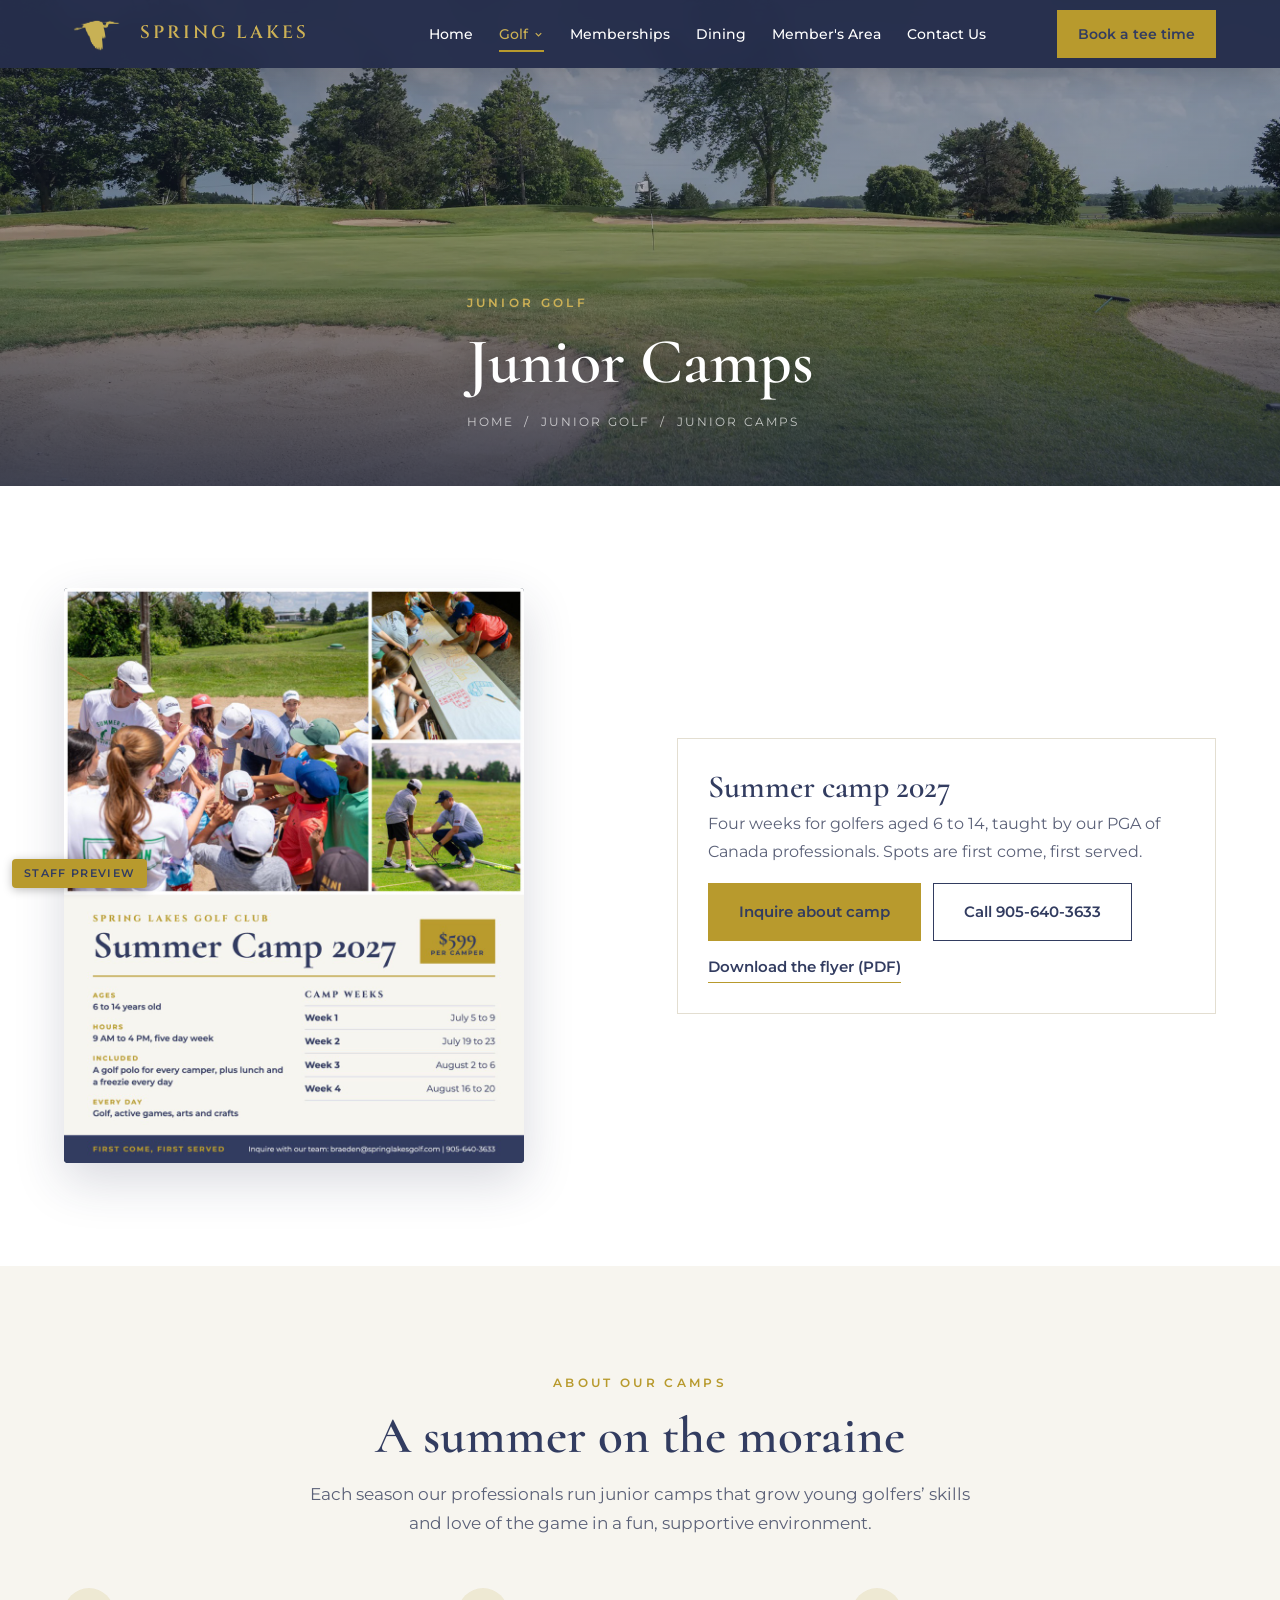
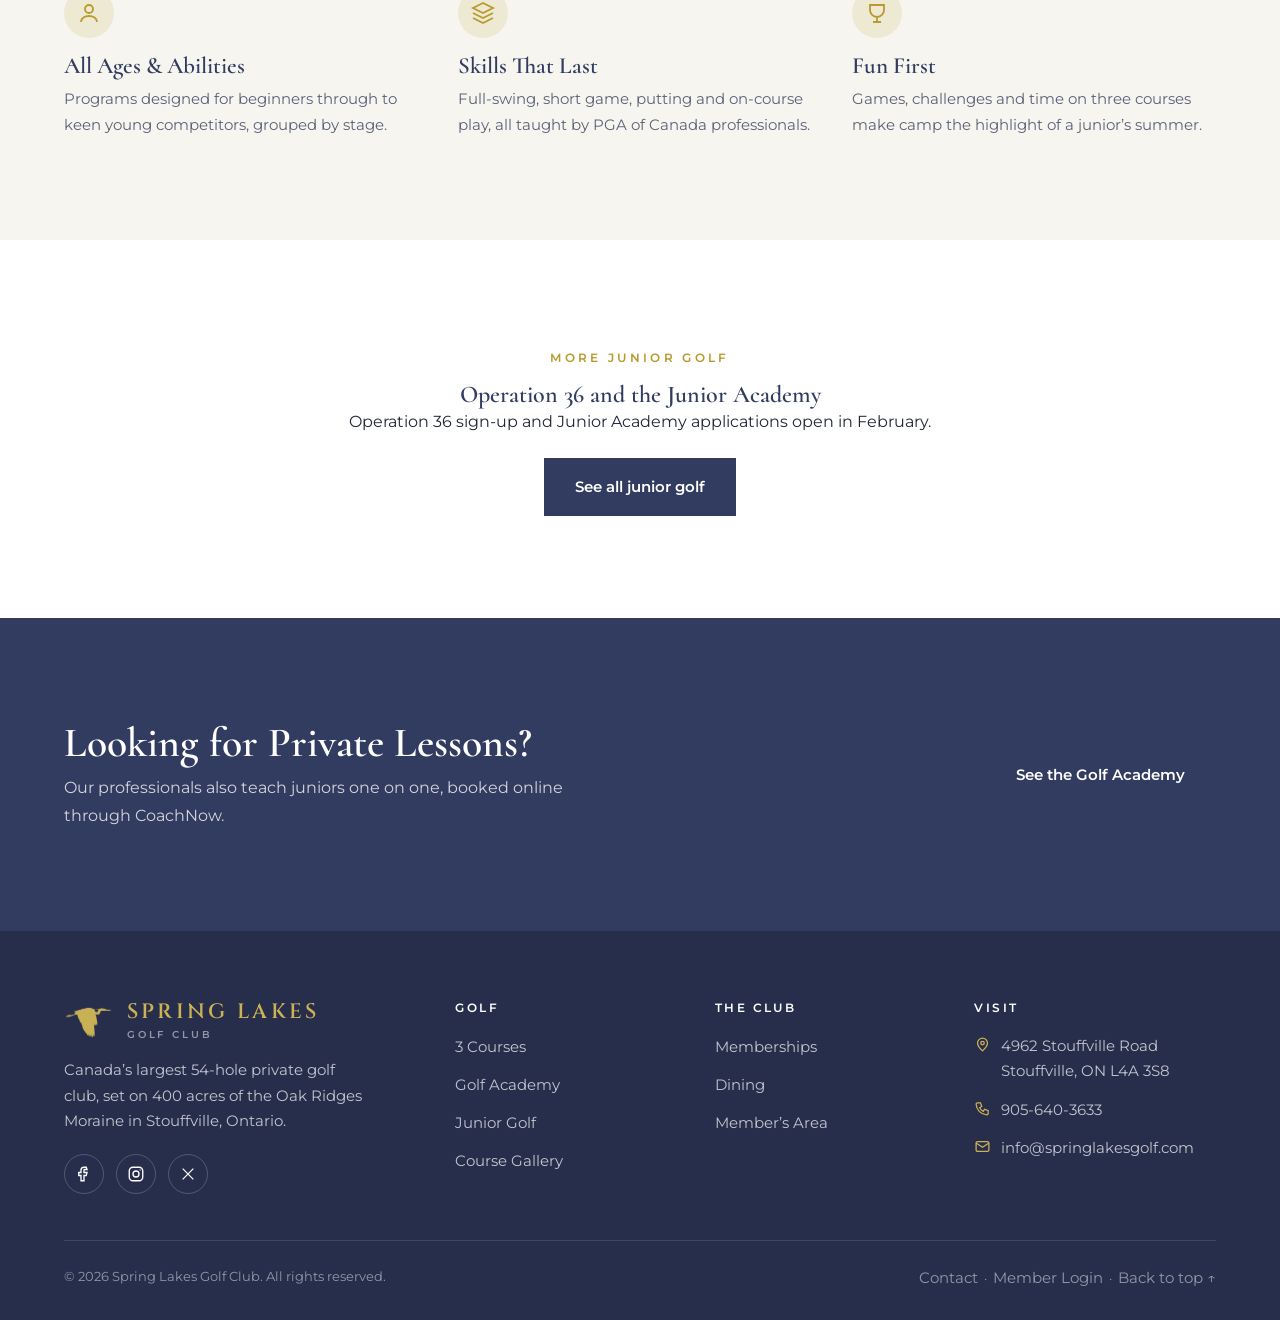
<file: golf-camps/index.html>
<!doctype html><html lang="en"><head><link rel="icon" type="image/png" href="../assets/img/heron-flying-icon-64.png"><link rel="apple-touch-icon" href="../assets/img/heron-flying-touch.png"><meta name="robots" content="noindex,nofollow"><style>.preview-pill{position:fixed;left:12px;bottom:12px;z-index:9999;background:#B89A2D;color:#323C60;font:600 11px/1 Montserrat,sans-serif;letter-spacing:.12em;text-transform:uppercase;padding:9px 12px;border-radius:4px;box-shadow:0 2px 10px rgba(0,0,0,.25)}.preview-note{background:#f6f1e3;border-left:3px solid #B89A2D;padding:12px 16px;margin:0 0 24px;font-size:.92rem;color:#323C60}</style><meta charset="utf-8"><meta name="viewport" content="width=device-width, initial-scale=1"><title>Junior Camps | Spring Lakes Golf Club</title><meta name="description" content="Spring Lakes summer camp 2027 for golfers aged 6 to 14, taught by our PGA of Canada professionals."><meta property="og:type" content="website"><meta property="og:site_name" content="Spring Lakes Golf Club"><meta property="og:title" content="Junior Camps | Spring Lakes Golf Club"><meta property="og:description" content="Spring Lakes summer camp 2027 for golfers aged 6 to 14, taught by our PGA of Canada professionals."><meta property="og:url" content="https://springlakesgolf.github.io/website/golf-camps/"><meta property="og:image" content="https://springlakesgolf.github.io/website/assets/img/hero-aerial.jpg"><meta property="og:image:alt" content="Spring Lakes from the air in autumn, with the island green, ponds and fairways"><meta name="twitter:card" content="summary_large_image"><link rel="stylesheet" href="../assets/css/style.css"></head><body><a href="#main" class="btn btn-gold" style="position:absolute;left:-9999px;top:0;z-index:999" onfocus="this.style.left='8px'" onblur="this.style.left='-9999px'">Skip to content</a><header class="header page-mode" id="header"><div class="container nav"><a class="brand" href="../" aria-label="Spring Lakes Golf Club home"><img class="heron" src="../assets/img/heron-gold.png" width="416" height="321" alt=""><span class="wordmark">Spring Lakes</span></a><nav aria-label="Primary"><ul class="nav-links"><li><a href="../">Home</a></li><li class="has-sub"><a href="../golf/" aria-current="page">Golf <svg width="11" height="11" viewBox="0 0 24 24" fill="none" stroke="currentColor" stroke-width="2.5"><path d="M6 9l6 6 6-6"/></svg></a><ul class="submenu"><li><a href="../golf/">3 Courses<svg class="sub-arrow" width="14" height="10" viewBox="0 0 16 10" fill="none" stroke="currentColor" stroke-width="1.5" aria-hidden="true"><path d="M0 5h14M10 1l4 4-4 4"/></svg></a></li><li><a href="../golf-academy/">Golf Academy<svg class="sub-arrow" width="14" height="10" viewBox="0 0 16 10" fill="none" stroke="currentColor" stroke-width="1.5" aria-hidden="true"><path d="M0 5h14M10 1l4 4-4 4"/></svg></a></li><li><a href="../junior-golf/" aria-current="page">Junior Golf<svg class="sub-arrow" width="14" height="10" viewBox="0 0 16 10" fill="none" stroke="currentColor" stroke-width="1.5" aria-hidden="true"><path d="M0 5h14M10 1l4 4-4 4"/></svg></a></li><li><a href="../course-gallery/">Course Gallery<svg class="sub-arrow" width="14" height="10" viewBox="0 0 16 10" fill="none" stroke="currentColor" stroke-width="1.5" aria-hidden="true"><path d="M0 5h14M10 1l4 4-4 4"/></svg></a></li></ul></li><li><a href="../memberships/">Memberships</a></li><li><a href="../food-beverage/">Dining</a></li><li><a href="../members/">Member's Area</a></li><li><a href="../contact-us/">Contact Us</a></li></ul></nav><div class="nav-cta"><a class="btn btn-gold" href="../members/#book">Book a tee time</a><button class="btn menu-toggle" id="menuToggle" aria-label="Open menu" aria-expanded="false"><svg width="26" height="26" viewBox="0 0 24 24" fill="none" stroke-width="2"><path d="M3 6h18M3 12h18M3 18h18"/></svg></button></div></div></header><div class="drawer" id="drawer" aria-hidden="true"><div class="drawer-top"><span class="wordmark">Spring Lakes</span><button class="drawer-close" id="drawerClose" aria-label="Close menu"><svg width="26" height="26" viewBox="0 0 24 24" fill="none" stroke-width="2"><path d="M6 6l12 12M18 6L6 18"/></svg></button></div><a href="../">Home</a><a href="../golf/">Golf</a><a class="sub" href="../golf/">3 Courses</a><a class="sub" href="../golf-academy/">Golf Academy</a><a class="sub" href="../junior-golf/">Junior Golf</a><a class="sub" href="../course-gallery/">Course Gallery</a><a href="../memberships/">Memberships</a><a href="../food-beverage/">Dining</a><a href="../members/">Member's Area</a><a href="../contact-us/">Contact Us</a><a class="btn btn-gold" href="../members/#book">Book a tee time</a></div><section class="page-hero" id="top"><div class="ph-bg"><img src="../assets/img/sl26-bunker-blue-sky.webp" width="2000" height="1333" alt="A bunker and fairway under a blue summer sky" data-photo="golf-camps:g26" style="--pos:50% 60%;--pos-m:30% 50%" fetchpriority="high"></div><div class="container"><span class="eyebrow" style="color:var(--gold-soft)">Junior Golf</span><h1>Junior Camps</h1><div class="breadcrumb"><a href="../">Home</a> &nbsp;/&nbsp; <a href="../junior-golf/">Junior Golf</a> &nbsp;/&nbsp; Junior Camps</div></div></section><main id="main"><section id="camp"><div class="container split" style="align-items:center;gap:48px"><div class="figure-wrap reveal"><div class="figure-frame" style="aspect-ratio:4/5;max-width:460px"><img src="../assets/img/camp-2027-flyer.jpg" width="960" height="1200" alt="Spring Lakes Summer Camp 2027 flyer: ages 6 to 14, 9 am to 4 pm, four weeks in July and August"></div></div><div class="camp-card reveal"><h2>Summer camp 2027</h2><p>Four weeks for golfers aged 6 to 14, taught by our PGA of Canada professionals. Spots are first come, first served.</p><div class="camp-btns"><a class="btn btn-gold" href="../contact-us/">Inquire about camp</a><a class="btn btn-ghost-navy" href="tel:9056403633">Call 905-640-3633</a></div><a class="camp-pdf" href="../assets/docs/2027-Camp-Flyer.pdf" target="_blank" rel="noopener">Download the flyer (PDF)</a></div></div></section><section class="bg-cream"><div class="container"><div class="section-head center"><span class="eyebrow reveal">About Our Camps</span><h2 class="reveal d1">A summer on the moraine</h2><p class="reveal d2">Each season our professionals run junior camps that grow young golfers’ skills and love of the game in a fun, supportive environment.</p></div><div class="perks"><div class="perk reveal"><div class="ic"><svg width="24" height="24" viewBox="0 0 24 24" fill="none" stroke-width="1.8"><circle cx="12" cy="8" r="4"/><path d="M4 21c0-4 4-6 8-6s8 2 8 6"/></svg></div><h3>All Ages &amp; Abilities</h3><p>Programs designed for beginners through to keen young competitors, grouped by stage.</p></div><div class="perk reveal d1"><div class="ic"><svg width="24" height="24" viewBox="0 0 24 24" fill="none" stroke-width="1.8"><path d="M12 2L2 7l10 5 10-5-10-5zM2 17l10 5 10-5M2 12l10 5 10-5"/></svg></div><h3>Skills That Last</h3><p>Full-swing, short game, putting and on-course play, all taught by PGA of Canada professionals.</p></div><div class="perk reveal d2"><div class="ic"><svg width="24" height="24" viewBox="0 0 24 24" fill="none" stroke-width="1.8"><path d="M8 21h8M12 17v4M5 4h14v5a7 7 0 01-14 0z"/></svg></div><h3>Fun First</h3><p>Games, challenges and time on three courses make camp the highlight of a junior’s summer.</p></div></div></div></section><section class="jg-more"><div class="container narrow center"><span class="eyebrow reveal">More Junior Golf</span><h2 class="reveal d1">Operation 36 and the Junior Academy</h2><p class="reveal d2">Operation 36 sign-up and Junior Academy applications open in February.</p><div class="reveal d3" style="margin-top:1.4rem"><a class="btn btn-navy" href="../junior-golf/">See all junior golf</a></div></div></section></main><section class="cta-band navy"><div class="container"><div><h2>Looking for Private Lessons?</h2><p>Our professionals also teach juniors one on one, booked online through CoachNow.</p></div><a class="btn btn-navy" href="../golf-academy/">See the Golf Academy</a></div></section><footer class="footer"><div class="container"><div class="footer-grid"><div class="f-brand"><div class="f-lock"><img class="heron" src="../assets/img/heron-gold.png" width="416" height="321" alt=""><span class="wordmark">Spring Lakes<span class="wordmark-sub">Golf Club</span></span></div><p>Canada’s largest 54-hole private golf club, set on 400 acres of the Oak Ridges Moraine in Stouffville, Ontario.</p><div class="socials"><a href="https://www.facebook.com/SpringLakesGC/" target="_blank" rel="noopener" aria-label="Facebook"><svg width="18" height="18" viewBox="0 0 24 24" fill="none" stroke-width="1.8"><path d="M15 3h-3a4 4 0 00-4 4v3H5v4h3v7h4v-7h3l1-4h-4V7a1 1 0 011-1h3z"/></svg></a><a href="https://www.instagram.com/springlakesgolfclub/" target="_blank" rel="noopener" aria-label="Instagram"><svg width="18" height="18" viewBox="0 0 24 24" fill="none" stroke-width="1.8"><rect x="3" y="3" width="18" height="18" rx="5"/><circle cx="12" cy="12" r="4"/><circle cx="17.5" cy="6.5" r="1" fill="currentColor" stroke="none"/></svg></a><a href="https://twitter.com/springlakesgc" target="_blank" rel="noopener" aria-label="X"><svg width="16" height="16" viewBox="0 0 24 24" fill="none" stroke-width="1.8"><path d="M4 4l16 16M20 4L4 20"/></svg></a></div></div><div><h4>Golf</h4><ul><li><a href="../golf/">3 Courses</a></li><li><a href="../golf-academy/">Golf Academy</a></li><li><a href="../junior-golf/">Junior Golf</a></li><li><a href="../course-gallery/">Course Gallery</a></li></ul></div><div><h4>The Club</h4><ul><li><a href="../memberships/">Memberships</a></li><li><a href="../food-beverage/">Dining</a></li><li><a href="../members/">Member’s Area</a></li></ul></div><div><h4>Visit</h4><div class="contact-line"><svg width="17" height="17" viewBox="0 0 24 24" fill="none" stroke-width="1.8"><path d="M12 21s-7-6.2-7-11a7 7 0 1114 0c0 4.8-7 11-7 11z"/><circle cx="12" cy="10" r="2.5"/></svg><a href="https://maps.app.goo.gl/oUrsJTPRRTtUL7pr9" target="_blank" rel="noopener">4962 Stouffville Road<br>Stouffville, ON L4A 3S8</a></div><div class="contact-line"><svg width="17" height="17" viewBox="0 0 24 24" fill="none" stroke-width="1.8"><path d="M5 4h4l2 5-3 2a12 12 0 005 5l2-3 5 2v4a2 2 0 01-2 2A16 16 0 013 6a2 2 0 012-2z"/></svg><a href="tel:9056403633">905-640-3633</a></div><div class="contact-line"><svg width="17" height="17" viewBox="0 0 24 24" fill="none" stroke-width="1.8"><rect x="3" y="5" width="18" height="14" rx="2"/><path d="M3 7l9 6 9-6"/></svg><a href="mailto:info@springlakesgolf.com">info@springlakesgolf.com</a></div></div></div><div class="footer-bottom"><span>© 2026 Spring Lakes Golf Club. All rights reserved.</span><span><a href="../contact-us/">Contact</a> &nbsp;·&nbsp; <a href="../members/">Member Login</a> &nbsp;·&nbsp; <a href="#top">Back to top ↑</a></span></div></div></footer><script src="../assets/js/site.js"></script><div class="preview-pill" aria-hidden="true">Staff preview</div><script src="../assets/js/edit-mode.js" defer></script></body></html>
</file>
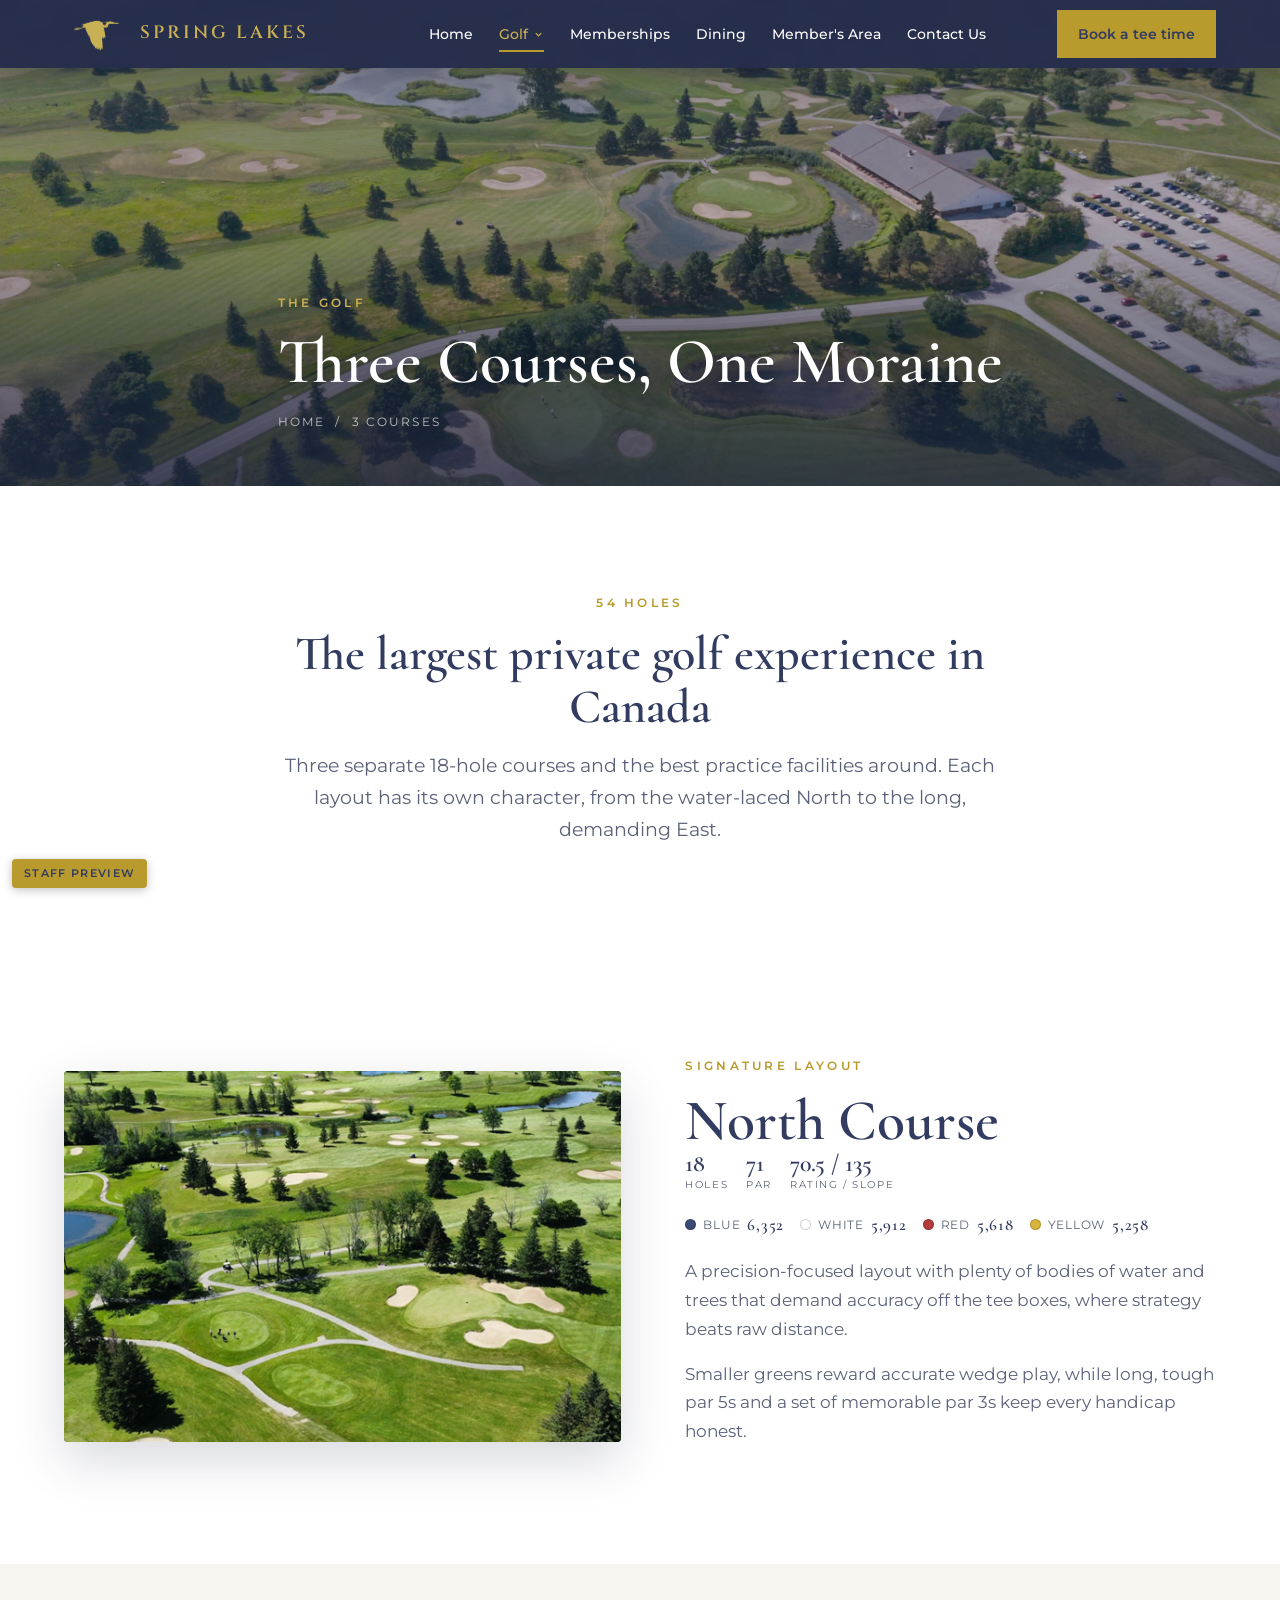
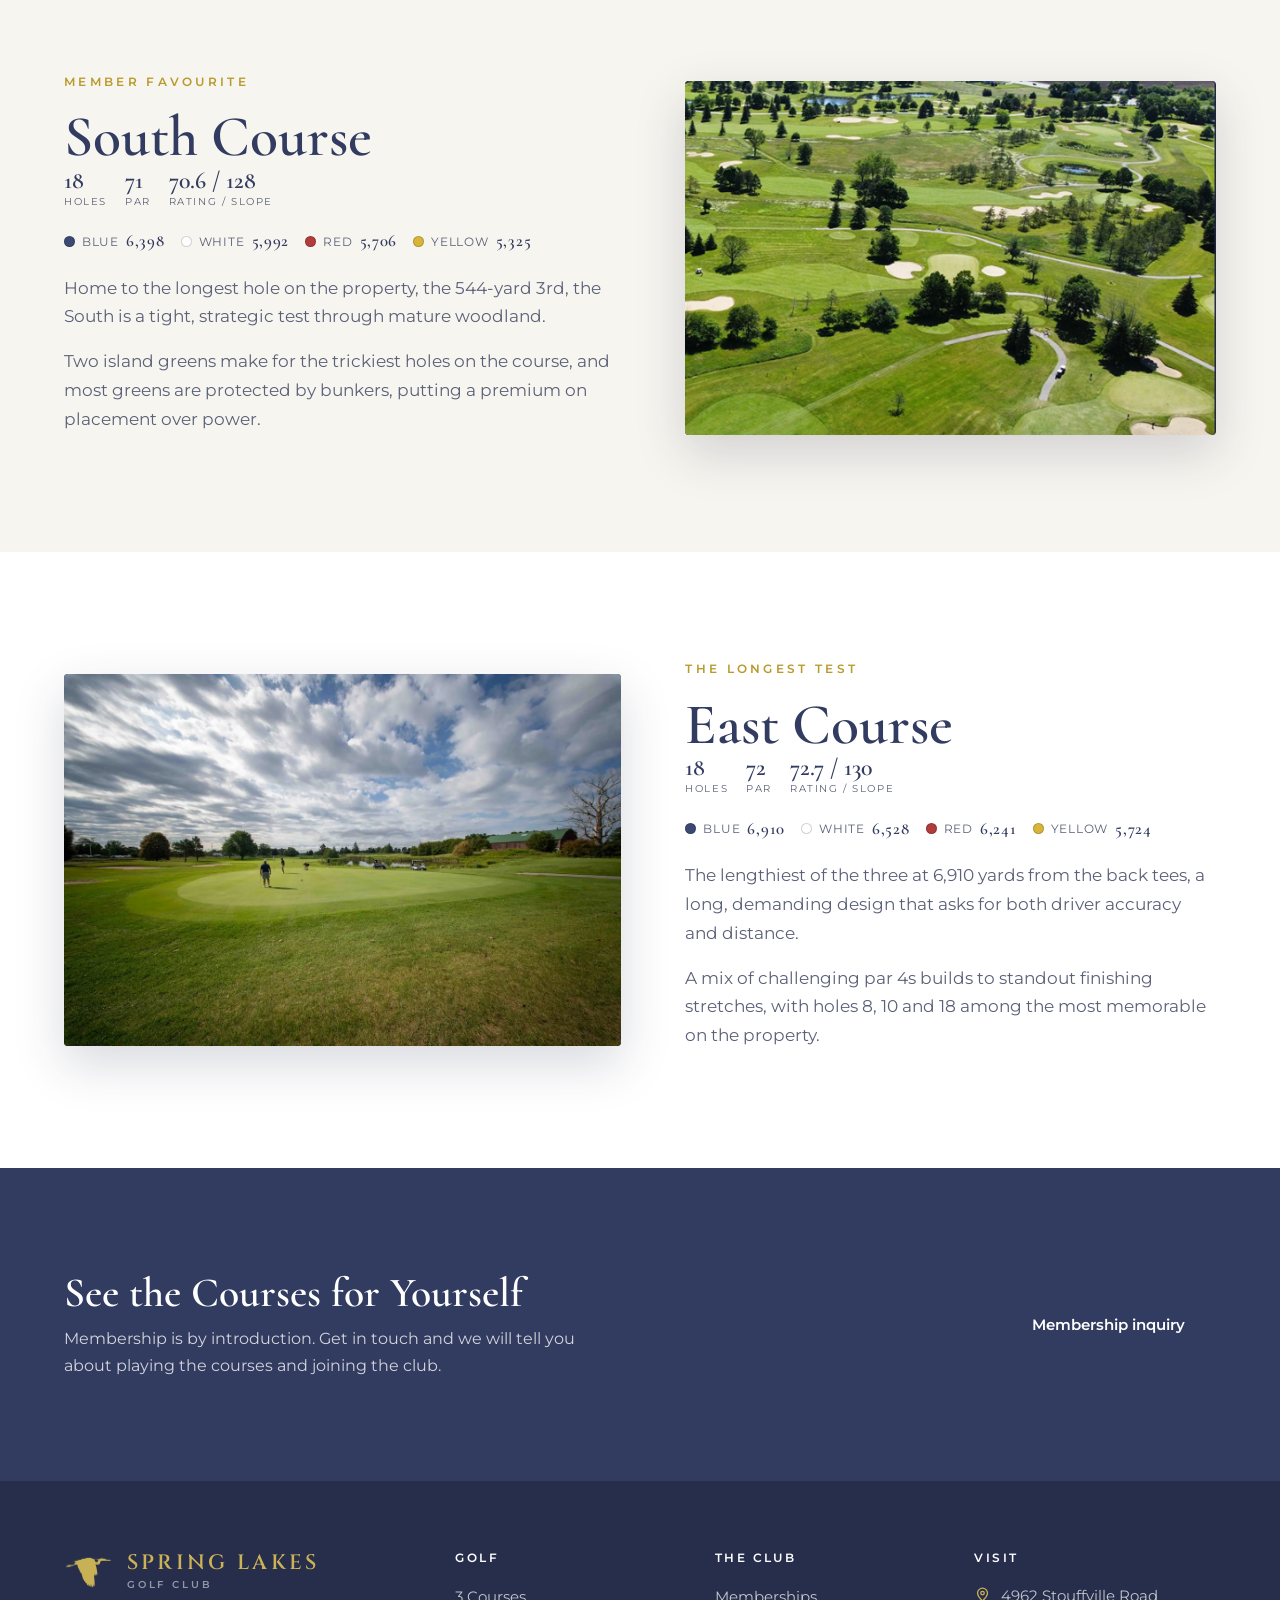
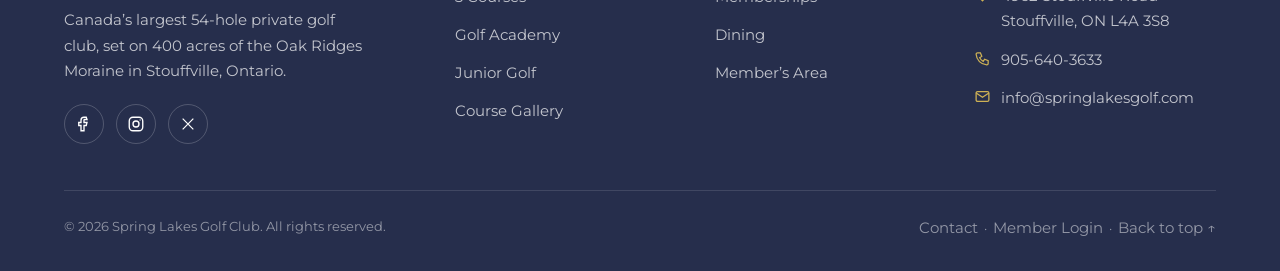
<file: golf/index.html>
<!doctype html><html lang="en"><head><link rel="icon" type="image/png" href="../assets/img/heron-flying-icon-64.png"><link rel="apple-touch-icon" href="../assets/img/heron-flying-touch.png"><meta name="robots" content="noindex,nofollow"><style>.preview-pill{position:fixed;left:12px;bottom:12px;z-index:9999;background:#B89A2D;color:#323C60;font:600 11px/1 Montserrat,sans-serif;letter-spacing:.12em;text-transform:uppercase;padding:9px 12px;border-radius:4px;box-shadow:0 2px 10px rgba(0,0,0,.25)}.preview-note{background:#f6f1e3;border-left:3px solid #B89A2D;padding:12px 16px;margin:0 0 24px;font-size:.92rem;color:#323C60}</style><meta charset="utf-8"><meta name="viewport" content="width=device-width, initial-scale=1"><title>Golf | Spring Lakes Golf Club</title><meta name="description" content="Three separate 18-hole courses, North, South and East, with the best practice facilities around."><meta property="og:type" content="website"><meta property="og:site_name" content="Spring Lakes Golf Club"><meta property="og:title" content="Golf | Spring Lakes Golf Club"><meta property="og:description" content="Three separate 18-hole courses, North, South and East, with the best practice facilities around."><meta property="og:url" content="https://springlakesgolf.github.io/website/golf/"><meta property="og:image" content="https://springlakesgolf.github.io/website/assets/img/hero-aerial.jpg"><meta property="og:image:alt" content="Spring Lakes from the air in autumn, with the island green, ponds and fairways"><meta name="twitter:card" content="summary_large_image"><link rel="stylesheet" href="../assets/css/style.css"></head><body><a href="#main" class="btn btn-gold" style="position:absolute;left:-9999px;top:0;z-index:999" onfocus="this.style.left='8px'" onblur="this.style.left='-9999px'">Skip to content</a><header class="header page-mode" id="header"><div class="container nav"><a class="brand" href="../" aria-label="Spring Lakes Golf Club home"><img class="heron" src="../assets/img/heron-gold.png" width="416" height="321" alt=""><span class="wordmark">Spring Lakes</span></a><nav aria-label="Primary"><ul class="nav-links"><li><a href="../">Home</a></li><li class="has-sub"><a href="../golf/" aria-current="page">Golf <svg width="11" height="11" viewBox="0 0 24 24" fill="none" stroke="currentColor" stroke-width="2.5"><path d="M6 9l6 6 6-6"/></svg></a><ul class="submenu"><li><a href="../golf/" aria-current="page">3 Courses<svg class="sub-arrow" width="14" height="10" viewBox="0 0 16 10" fill="none" stroke="currentColor" stroke-width="1.5" aria-hidden="true"><path d="M0 5h14M10 1l4 4-4 4"/></svg></a></li><li><a href="../golf-academy/">Golf Academy<svg class="sub-arrow" width="14" height="10" viewBox="0 0 16 10" fill="none" stroke="currentColor" stroke-width="1.5" aria-hidden="true"><path d="M0 5h14M10 1l4 4-4 4"/></svg></a></li><li><a href="../junior-golf/">Junior Golf<svg class="sub-arrow" width="14" height="10" viewBox="0 0 16 10" fill="none" stroke="currentColor" stroke-width="1.5" aria-hidden="true"><path d="M0 5h14M10 1l4 4-4 4"/></svg></a></li><li><a href="../course-gallery/">Course Gallery<svg class="sub-arrow" width="14" height="10" viewBox="0 0 16 10" fill="none" stroke="currentColor" stroke-width="1.5" aria-hidden="true"><path d="M0 5h14M10 1l4 4-4 4"/></svg></a></li></ul></li><li><a href="../memberships/">Memberships</a></li><li><a href="../food-beverage/">Dining</a></li><li><a href="../members/">Member's Area</a></li><li><a href="../contact-us/">Contact Us</a></li></ul></nav><div class="nav-cta"><a class="btn btn-gold" href="../members/#book">Book a tee time</a><button class="btn menu-toggle" id="menuToggle" aria-label="Open menu" aria-expanded="false"><svg width="26" height="26" viewBox="0 0 24 24" fill="none" stroke-width="2"><path d="M3 6h18M3 12h18M3 18h18"/></svg></button></div></div></header><div class="drawer" id="drawer" aria-hidden="true"><div class="drawer-top"><span class="wordmark">Spring Lakes</span><button class="drawer-close" id="drawerClose" aria-label="Close menu"><svg width="26" height="26" viewBox="0 0 24 24" fill="none" stroke-width="2"><path d="M6 6l12 12M18 6L6 18"/></svg></button></div><a href="../">Home</a><a href="../golf/">Golf</a><a class="sub" href="../golf/">3 Courses</a><a class="sub" href="../golf-academy/">Golf Academy</a><a class="sub" href="../junior-golf/">Junior Golf</a><a class="sub" href="../course-gallery/">Course Gallery</a><a href="../memberships/">Memberships</a><a href="../food-beverage/">Dining</a><a href="../members/">Member's Area</a><a href="../contact-us/">Contact Us</a><a class="btn btn-gold" href="../members/#book">Book a tee time</a></div><section class="page-hero" id="top"><div class="ph-bg"><img src="../assets/img/sl26-property-wide.webp" width="2000" height="1500" alt="Aerial view across Spring Lakes with the island green and the clubhouse" data-photo="golf:golf-aerial" style="--pos:50% 55%;--pos-m:56% 50%" fetchpriority="high"></div><div class="container"><span class="eyebrow" style="color:var(--gold-soft)">The Golf</span><h1>Three Courses, One Moraine</h1><div class="breadcrumb"><a href="../">Home</a> &nbsp;/&nbsp; 3 Courses</div></div></section><main id="main"><section><div class="container narrow center"><span class="eyebrow reveal">54 Holes</span><h2 class="reveal d1" style="font-size:clamp(2rem,4vw,3rem)">The largest private golf experience in Canada</h2><p class="lead-text reveal d2" style="margin:1rem auto 0">Three separate 18-hole courses and the best practice facilities around. Each layout has its own character, from the water-laced North to the long, demanding East.</p></div></section><section class=""><div class="container split"><div class="figure-wrap reveal"><div class="figure-frame ratio-32"><img src="../assets/img/course-north.webp" width="1200" height="1200" alt="North Course at Spring Lakes"></div></div><div class="reveal d1"><span class="eyebrow">Signature Layout</span><h2 class="script" style="font-size:clamp(2.4rem,5vw,3.6rem)">North Course</h2><div class="course-meta"><div><div class="m-num">18</div><div class="m-lab">Holes</div></div><div><div class="m-num">71</div><div class="m-lab">Par</div></div><div><div class="m-num">70.5 / 135</div><div class="m-lab">Rating / Slope</div></div></div><div class="tee-row"><span class="tee tee-blue">Blue<b>6,352</b></span><span class="tee tee-white">White<b>5,912</b></span><span class="tee tee-red">Red<b>5,618</b></span><span class="tee tee-yellow">Yellow<b>5,258</b></span></div><div class="prose"><p>A precision-focused layout with plenty of bodies of water and trees that demand accuracy off the tee boxes, where strategy beats raw distance.</p><p>Smaller greens reward accurate wedge play, while long, tough par 5s and a set of memorable par 3s keep every handicap honest.</p></div></div></div></section><section class="bg-cream"><div class="container split"><div class="reveal d1"><span class="eyebrow">Member Favourite</span><h2 class="script" style="font-size:clamp(2.4rem,5vw,3.6rem)">South Course</h2><div class="course-meta"><div><div class="m-num">18</div><div class="m-lab">Holes</div></div><div><div class="m-num">71</div><div class="m-lab">Par</div></div><div><div class="m-num">70.6 / 128</div><div class="m-lab">Rating / Slope</div></div></div><div class="tee-row"><span class="tee tee-blue">Blue<b>6,398</b></span><span class="tee tee-white">White<b>5,992</b></span><span class="tee tee-red">Red<b>5,706</b></span><span class="tee tee-yellow">Yellow<b>5,325</b></span></div><div class="prose"><p>Home to the longest hole on the property, the 544-yard 3rd, the South is a tight, strategic test through mature woodland.</p><p>Two island greens make for the trickiest holes on the course, and most greens are protected by bunkers, putting a premium on placement over power.</p></div></div><div class="figure-wrap reveal"><div class="figure-frame ratio-32"><img src="../assets/img/course-south.webp" width="1200" height="1200" alt="South Course at Spring Lakes"></div></div></div></section><section class=""><div class="container split"><div class="figure-wrap reveal"><div class="figure-frame ratio-32"><img src="../assets/img/sl26-green-big-sky-m.webp" width="1200" height="800" alt="A green on the East Course under a big summer sky" data-photo="golf:course-east" style="--pos:50% 70%;--pos-m:50% 70%" loading="lazy" decoding="async"></div></div><div class="reveal d1"><span class="eyebrow">The Longest Test</span><h2 class="script" style="font-size:clamp(2.4rem,5vw,3.6rem)">East Course</h2><div class="course-meta"><div><div class="m-num">18</div><div class="m-lab">Holes</div></div><div><div class="m-num">72</div><div class="m-lab">Par</div></div><div><div class="m-num">72.7 / 130</div><div class="m-lab">Rating / Slope</div></div></div><div class="tee-row"><span class="tee tee-blue">Blue<b>6,910</b></span><span class="tee tee-white">White<b>6,528</b></span><span class="tee tee-red">Red<b>6,241</b></span><span class="tee tee-yellow">Yellow<b>5,724</b></span></div><div class="prose"><p>The lengthiest of the three at 6,910 yards from the back tees, a long, demanding design that asks for both driver accuracy and distance.</p><p>A mix of challenging par 4s builds to standout finishing stretches, with holes 8, 10 and 18 among the most memorable on the property.</p></div></div></div></section></main><section class="cta-band navy"><div class="container"><div><h2>See the Courses for Yourself</h2><p>Membership is by introduction. Get in touch and we will tell you about playing the courses and joining the club.</p></div><a class="btn btn-navy" href="../memberships/#inquire">Membership inquiry</a></div></section><footer class="footer"><div class="container"><div class="footer-grid"><div class="f-brand"><div class="f-lock"><img class="heron" src="../assets/img/heron-gold.png" width="416" height="321" alt=""><span class="wordmark">Spring Lakes<span class="wordmark-sub">Golf Club</span></span></div><p>Canada’s largest 54-hole private golf club, set on 400 acres of the Oak Ridges Moraine in Stouffville, Ontario.</p><div class="socials"><a href="https://www.facebook.com/SpringLakesGC/" target="_blank" rel="noopener" aria-label="Facebook"><svg width="18" height="18" viewBox="0 0 24 24" fill="none" stroke-width="1.8"><path d="M15 3h-3a4 4 0 00-4 4v3H5v4h3v7h4v-7h3l1-4h-4V7a1 1 0 011-1h3z"/></svg></a><a href="https://www.instagram.com/springlakesgolfclub/" target="_blank" rel="noopener" aria-label="Instagram"><svg width="18" height="18" viewBox="0 0 24 24" fill="none" stroke-width="1.8"><rect x="3" y="3" width="18" height="18" rx="5"/><circle cx="12" cy="12" r="4"/><circle cx="17.5" cy="6.5" r="1" fill="currentColor" stroke="none"/></svg></a><a href="https://twitter.com/springlakesgc" target="_blank" rel="noopener" aria-label="X"><svg width="16" height="16" viewBox="0 0 24 24" fill="none" stroke-width="1.8"><path d="M4 4l16 16M20 4L4 20"/></svg></a></div></div><div><h4>Golf</h4><ul><li><a href="../golf/">3 Courses</a></li><li><a href="../golf-academy/">Golf Academy</a></li><li><a href="../junior-golf/">Junior Golf</a></li><li><a href="../course-gallery/">Course Gallery</a></li></ul></div><div><h4>The Club</h4><ul><li><a href="../memberships/">Memberships</a></li><li><a href="../food-beverage/">Dining</a></li><li><a href="../members/">Member’s Area</a></li></ul></div><div><h4>Visit</h4><div class="contact-line"><svg width="17" height="17" viewBox="0 0 24 24" fill="none" stroke-width="1.8"><path d="M12 21s-7-6.2-7-11a7 7 0 1114 0c0 4.8-7 11-7 11z"/><circle cx="12" cy="10" r="2.5"/></svg><a href="https://maps.app.goo.gl/oUrsJTPRRTtUL7pr9" target="_blank" rel="noopener">4962 Stouffville Road<br>Stouffville, ON L4A 3S8</a></div><div class="contact-line"><svg width="17" height="17" viewBox="0 0 24 24" fill="none" stroke-width="1.8"><path d="M5 4h4l2 5-3 2a12 12 0 005 5l2-3 5 2v4a2 2 0 01-2 2A16 16 0 013 6a2 2 0 012-2z"/></svg><a href="tel:9056403633">905-640-3633</a></div><div class="contact-line"><svg width="17" height="17" viewBox="0 0 24 24" fill="none" stroke-width="1.8"><rect x="3" y="5" width="18" height="14" rx="2"/><path d="M3 7l9 6 9-6"/></svg><a href="mailto:info@springlakesgolf.com">info@springlakesgolf.com</a></div></div></div><div class="footer-bottom"><span>© 2026 Spring Lakes Golf Club. All rights reserved.</span><span><a href="../contact-us/">Contact</a> &nbsp;·&nbsp; <a href="../members/">Member Login</a> &nbsp;·&nbsp; <a href="#top">Back to top ↑</a></span></div></div></footer><script src="../assets/js/site.js"></script><div class="preview-pill" aria-hidden="true">Staff preview</div><script src="../assets/js/edit-mode.js" defer></script></body></html>
</file>
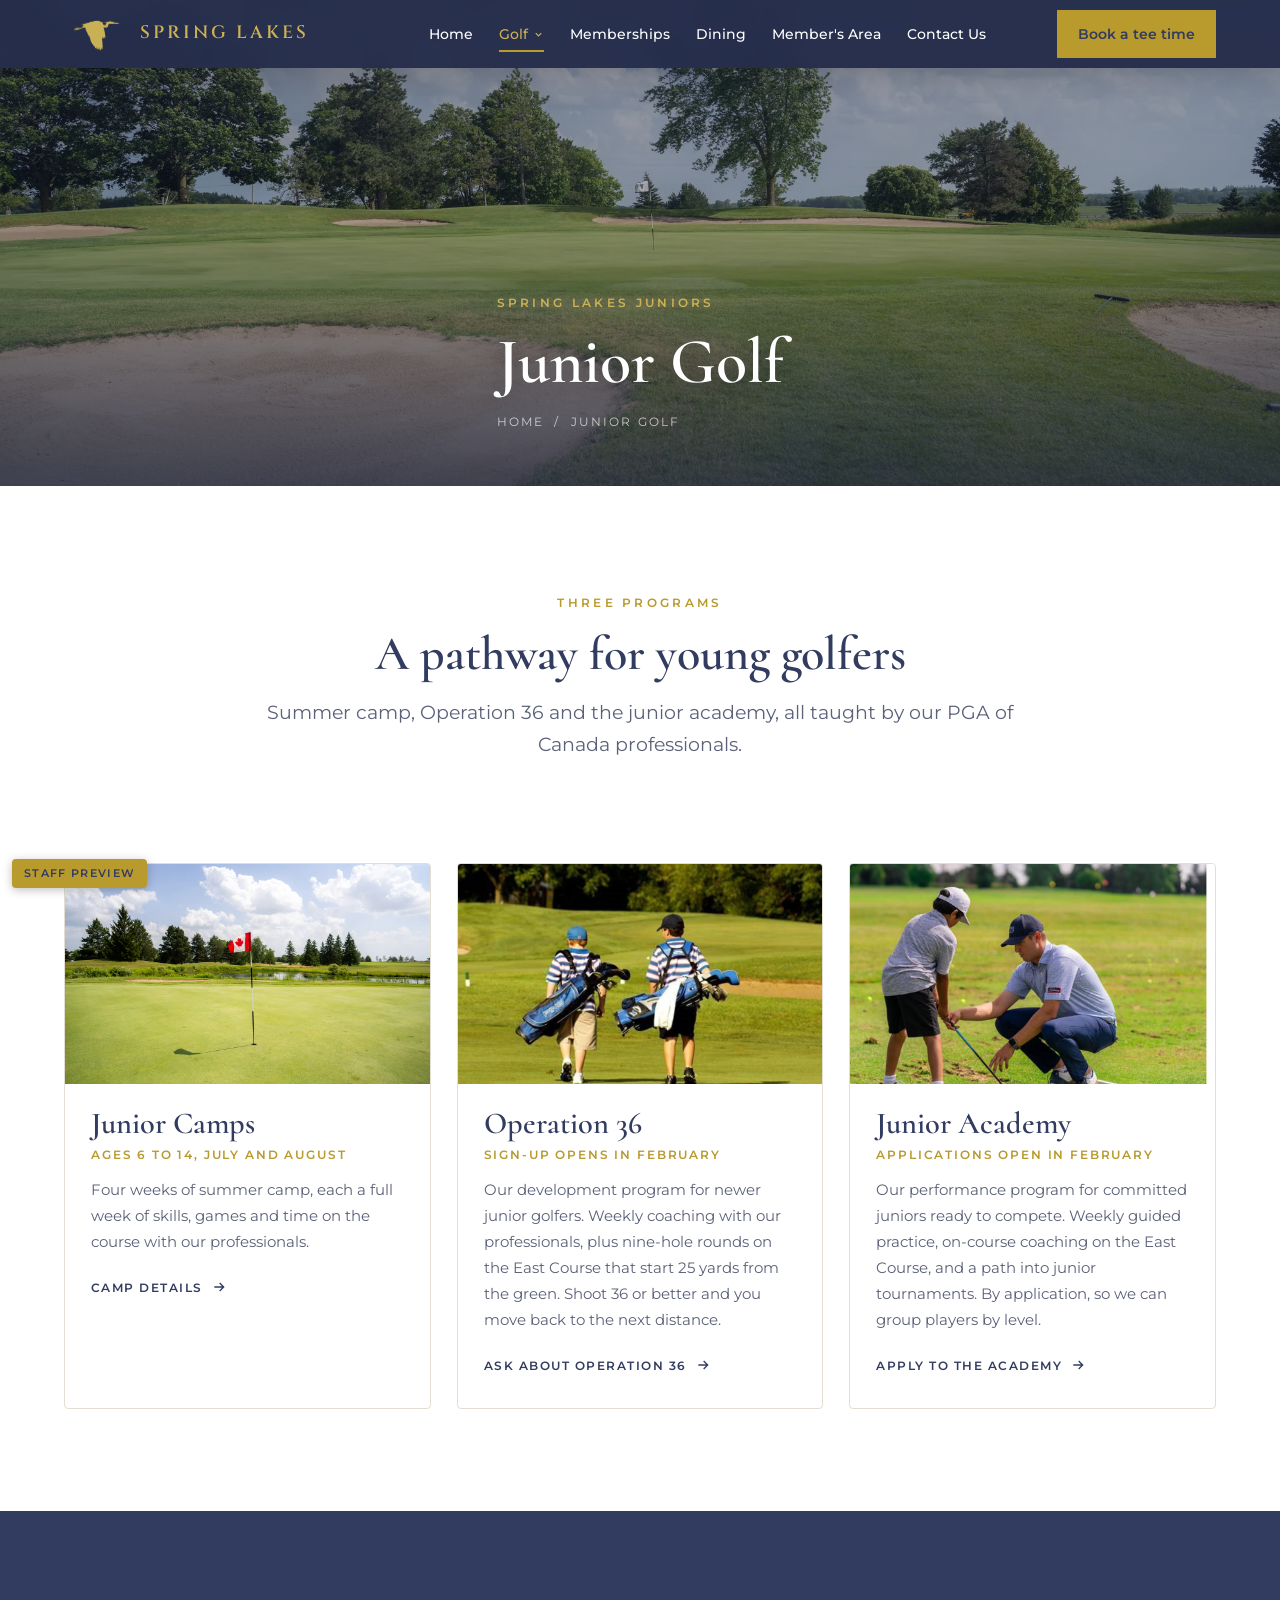
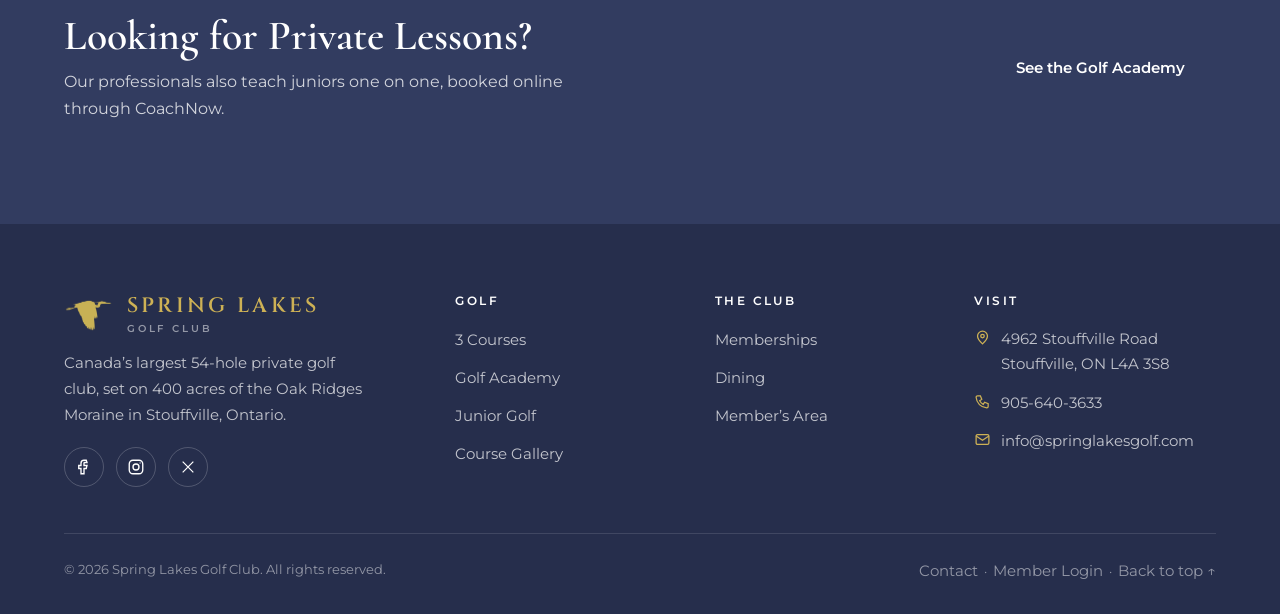
<file: junior-golf/index.html>
<!doctype html><html lang="en"><head><link rel="icon" type="image/png" href="../assets/img/heron-flying-icon-64.png"><link rel="apple-touch-icon" href="../assets/img/heron-flying-touch.png"><meta name="robots" content="noindex,nofollow"><style>.preview-pill{position:fixed;left:12px;bottom:12px;z-index:9999;background:#B89A2D;color:#323C60;font:600 11px/1 Montserrat,sans-serif;letter-spacing:.12em;text-transform:uppercase;padding:9px 12px;border-radius:4px;box-shadow:0 2px 10px rgba(0,0,0,.25)}.preview-note{background:#f6f1e3;border-left:3px solid #B89A2D;padding:12px 16px;margin:0 0 24px;font-size:.92rem;color:#323C60}</style><meta charset="utf-8"><meta name="viewport" content="width=device-width, initial-scale=1"><title>Junior Golf | Spring Lakes Golf Club</title><meta name="description" content="Junior golf at Spring Lakes: summer camp for ages 6 to 14, Operation 36 and the Junior Academy, taught by our PGA of Canada professionals."><meta property="og:type" content="website"><meta property="og:site_name" content="Spring Lakes Golf Club"><meta property="og:title" content="Junior Golf | Spring Lakes Golf Club"><meta property="og:description" content="Junior golf at Spring Lakes: summer camp for ages 6 to 14, Operation 36 and the Junior Academy, taught by our PGA of Canada professionals."><meta property="og:url" content="https://springlakesgolf.github.io/website/junior-golf/"><meta property="og:image" content="https://springlakesgolf.github.io/website/assets/img/hero-aerial.jpg"><meta property="og:image:alt" content="Spring Lakes from the air in autumn, with the island green, ponds and fairways"><meta name="twitter:card" content="summary_large_image"><link rel="stylesheet" href="../assets/css/style.css"></head><body><a href="#main" class="btn btn-gold" style="position:absolute;left:-9999px;top:0;z-index:999" onfocus="this.style.left='8px'" onblur="this.style.left='-9999px'">Skip to content</a><header class="header page-mode" id="header"><div class="container nav"><a class="brand" href="../" aria-label="Spring Lakes Golf Club home"><img class="heron" src="../assets/img/heron-gold.png" width="416" height="321" alt=""><span class="wordmark">Spring Lakes</span></a><nav aria-label="Primary"><ul class="nav-links"><li><a href="../">Home</a></li><li class="has-sub"><a href="../golf/" aria-current="page">Golf <svg width="11" height="11" viewBox="0 0 24 24" fill="none" stroke="currentColor" stroke-width="2.5"><path d="M6 9l6 6 6-6"/></svg></a><ul class="submenu"><li><a href="../golf/">3 Courses<svg class="sub-arrow" width="14" height="10" viewBox="0 0 16 10" fill="none" stroke="currentColor" stroke-width="1.5" aria-hidden="true"><path d="M0 5h14M10 1l4 4-4 4"/></svg></a></li><li><a href="../golf-academy/">Golf Academy<svg class="sub-arrow" width="14" height="10" viewBox="0 0 16 10" fill="none" stroke="currentColor" stroke-width="1.5" aria-hidden="true"><path d="M0 5h14M10 1l4 4-4 4"/></svg></a></li><li><a href="../junior-golf/" aria-current="page">Junior Golf<svg class="sub-arrow" width="14" height="10" viewBox="0 0 16 10" fill="none" stroke="currentColor" stroke-width="1.5" aria-hidden="true"><path d="M0 5h14M10 1l4 4-4 4"/></svg></a></li><li><a href="../course-gallery/">Course Gallery<svg class="sub-arrow" width="14" height="10" viewBox="0 0 16 10" fill="none" stroke="currentColor" stroke-width="1.5" aria-hidden="true"><path d="M0 5h14M10 1l4 4-4 4"/></svg></a></li></ul></li><li><a href="../memberships/">Memberships</a></li><li><a href="../food-beverage/">Dining</a></li><li><a href="../members/">Member's Area</a></li><li><a href="../contact-us/">Contact Us</a></li></ul></nav><div class="nav-cta"><a class="btn btn-gold" href="../members/#book">Book a tee time</a><button class="btn menu-toggle" id="menuToggle" aria-label="Open menu" aria-expanded="false"><svg width="26" height="26" viewBox="0 0 24 24" fill="none" stroke-width="2"><path d="M3 6h18M3 12h18M3 18h18"/></svg></button></div></div></header><div class="drawer" id="drawer" aria-hidden="true"><div class="drawer-top"><span class="wordmark">Spring Lakes</span><button class="drawer-close" id="drawerClose" aria-label="Close menu"><svg width="26" height="26" viewBox="0 0 24 24" fill="none" stroke-width="2"><path d="M6 6l12 12M18 6L6 18"/></svg></button></div><a href="../">Home</a><a href="../golf/">Golf</a><a class="sub" href="../golf/">3 Courses</a><a class="sub" href="../golf-academy/">Golf Academy</a><a class="sub" href="../junior-golf/">Junior Golf</a><a class="sub" href="../course-gallery/">Course Gallery</a><a href="../memberships/">Memberships</a><a href="../food-beverage/">Dining</a><a href="../members/">Member's Area</a><a href="../contact-us/">Contact Us</a><a class="btn btn-gold" href="../members/#book">Book a tee time</a></div><section class="page-hero" id="top"><div class="ph-bg"><img src="../assets/img/sl26-bunker-blue-sky.webp" width="2000" height="1333" alt="A bunker and fairway under a blue summer sky" data-photo="junior-golf:g26" style="--pos:50% 60%;--pos-m:30% 50%" fetchpriority="high"></div><div class="container"><span class="eyebrow" style="color:var(--gold-soft)">Spring Lakes Juniors</span><h1>Junior Golf</h1><div class="breadcrumb"><a href="../">Home</a> &nbsp;/&nbsp; Junior Golf</div></div></section><main id="main"><section class="jg-intro"><div class="container narrow center"><span class="eyebrow reveal">Three Programs</span><h2 class="reveal d1" style="font-size:clamp(2rem,4vw,3rem)">A pathway for young golfers</h2><p class="lead-text reveal d2" style="margin:1rem auto 0">Summer camp, Operation 36 and the junior academy, all taught by our PGA of Canada professionals.</p></div></section><section class="jg-programs"><div class="container"><div class="card-grid jg-cards"><article id="junior-camps" class="course-card reveal"><div class="course-art"><img src="../assets/img/sl26-flag-green-pond-m.webp" width="1200" height="800" alt="A Canada flag on a green beside a pond"></div><div class="course-body"><h3 class="script">Junior Camps</h3><p class="jg-when">Ages 6 to 14, July and August</p><p>Four weeks of summer camp, each a full week of skills, games and time on the course with our professionals.</p><a class="link-arrow" href="../golf-camps/">Camp details <svg width="16" height="16" viewBox="0 0 24 24" fill="none" stroke="currentColor" stroke-width="2"><path d="M5 12h14M13 6l6 6-6 6"/></svg></a></div></article><article id="operation-36" class="course-card reveal d1"><div class="course-art"><img src="../assets/img/member-junior.webp" width="1200" height="1200" alt="Two junior golfers walking a fairway at Spring Lakes"></div><div class="course-body"><h3 class="script">Operation 36</h3><p class="jg-when">Sign-up opens in February</p><p>Our development program for newer junior golfers. Weekly coaching with our professionals, plus nine-hole rounds on the East Course that start 25 yards from the green. Shoot 36 or better and you move back to the next distance.</p><a class="link-arrow" href="../contact-us/">Ask about Operation 36 <svg width="16" height="16" viewBox="0 0 24 24" fill="none" stroke="currentColor" stroke-width="2"><path d="M5 12h14M13 6l6 6-6 6"/></svg></a></div></article><article id="junior-academy" class="course-card reveal d2"><div class="course-art"><img src="../assets/img/junior-lesson.jpg" width="528" height="520" alt="A Spring Lakes professional coaching a junior on the range"></div><div class="course-body"><h3 class="script">Junior Academy</h3><p class="jg-when">Applications open in February</p><p>Our performance program for committed juniors ready to compete. Weekly guided practice, on-course coaching on the East Course, and a path into junior tournaments. By application, so we can group players by level.</p><a class="link-arrow" href="academy/">Apply to the academy <svg width="16" height="16" viewBox="0 0 24 24" fill="none" stroke="currentColor" stroke-width="2"><path d="M5 12h14M13 6l6 6-6 6"/></svg></a></div></article></div></div></section></main><section class="cta-band navy"><div class="container"><div><h2>Looking for Private Lessons?</h2><p>Our professionals also teach juniors one on one, booked online through CoachNow.</p></div><a class="btn btn-navy" href="../golf-academy/">See the Golf Academy</a></div></section><footer class="footer"><div class="container"><div class="footer-grid"><div class="f-brand"><div class="f-lock"><img class="heron" src="../assets/img/heron-gold.png" width="416" height="321" alt=""><span class="wordmark">Spring Lakes<span class="wordmark-sub">Golf Club</span></span></div><p>Canada’s largest 54-hole private golf club, set on 400 acres of the Oak Ridges Moraine in Stouffville, Ontario.</p><div class="socials"><a href="https://www.facebook.com/SpringLakesGC/" target="_blank" rel="noopener" aria-label="Facebook"><svg width="18" height="18" viewBox="0 0 24 24" fill="none" stroke-width="1.8"><path d="M15 3h-3a4 4 0 00-4 4v3H5v4h3v7h4v-7h3l1-4h-4V7a1 1 0 011-1h3z"/></svg></a><a href="https://www.instagram.com/springlakesgolfclub/" target="_blank" rel="noopener" aria-label="Instagram"><svg width="18" height="18" viewBox="0 0 24 24" fill="none" stroke-width="1.8"><rect x="3" y="3" width="18" height="18" rx="5"/><circle cx="12" cy="12" r="4"/><circle cx="17.5" cy="6.5" r="1" fill="currentColor" stroke="none"/></svg></a><a href="https://twitter.com/springlakesgc" target="_blank" rel="noopener" aria-label="X"><svg width="16" height="16" viewBox="0 0 24 24" fill="none" stroke-width="1.8"><path d="M4 4l16 16M20 4L4 20"/></svg></a></div></div><div><h4>Golf</h4><ul><li><a href="../golf/">3 Courses</a></li><li><a href="../golf-academy/">Golf Academy</a></li><li><a href="../junior-golf/">Junior Golf</a></li><li><a href="../course-gallery/">Course Gallery</a></li></ul></div><div><h4>The Club</h4><ul><li><a href="../memberships/">Memberships</a></li><li><a href="../food-beverage/">Dining</a></li><li><a href="../members/">Member’s Area</a></li></ul></div><div><h4>Visit</h4><div class="contact-line"><svg width="17" height="17" viewBox="0 0 24 24" fill="none" stroke-width="1.8"><path d="M12 21s-7-6.2-7-11a7 7 0 1114 0c0 4.8-7 11-7 11z"/><circle cx="12" cy="10" r="2.5"/></svg><a href="https://maps.app.goo.gl/oUrsJTPRRTtUL7pr9" target="_blank" rel="noopener">4962 Stouffville Road<br>Stouffville, ON L4A 3S8</a></div><div class="contact-line"><svg width="17" height="17" viewBox="0 0 24 24" fill="none" stroke-width="1.8"><path d="M5 4h4l2 5-3 2a12 12 0 005 5l2-3 5 2v4a2 2 0 01-2 2A16 16 0 013 6a2 2 0 012-2z"/></svg><a href="tel:9056403633">905-640-3633</a></div><div class="contact-line"><svg width="17" height="17" viewBox="0 0 24 24" fill="none" stroke-width="1.8"><rect x="3" y="5" width="18" height="14" rx="2"/><path d="M3 7l9 6 9-6"/></svg><a href="mailto:info@springlakesgolf.com">info@springlakesgolf.com</a></div></div></div><div class="footer-bottom"><span>© 2026 Spring Lakes Golf Club. All rights reserved.</span><span><a href="../contact-us/">Contact</a> &nbsp;·&nbsp; <a href="../members/">Member Login</a> &nbsp;·&nbsp; <a href="#top">Back to top ↑</a></span></div></div></footer><script src="../assets/js/site.js"></script><div class="preview-pill" aria-hidden="true">Staff preview</div><script src="../assets/js/edit-mode.js" defer></script></body></html>
</file>
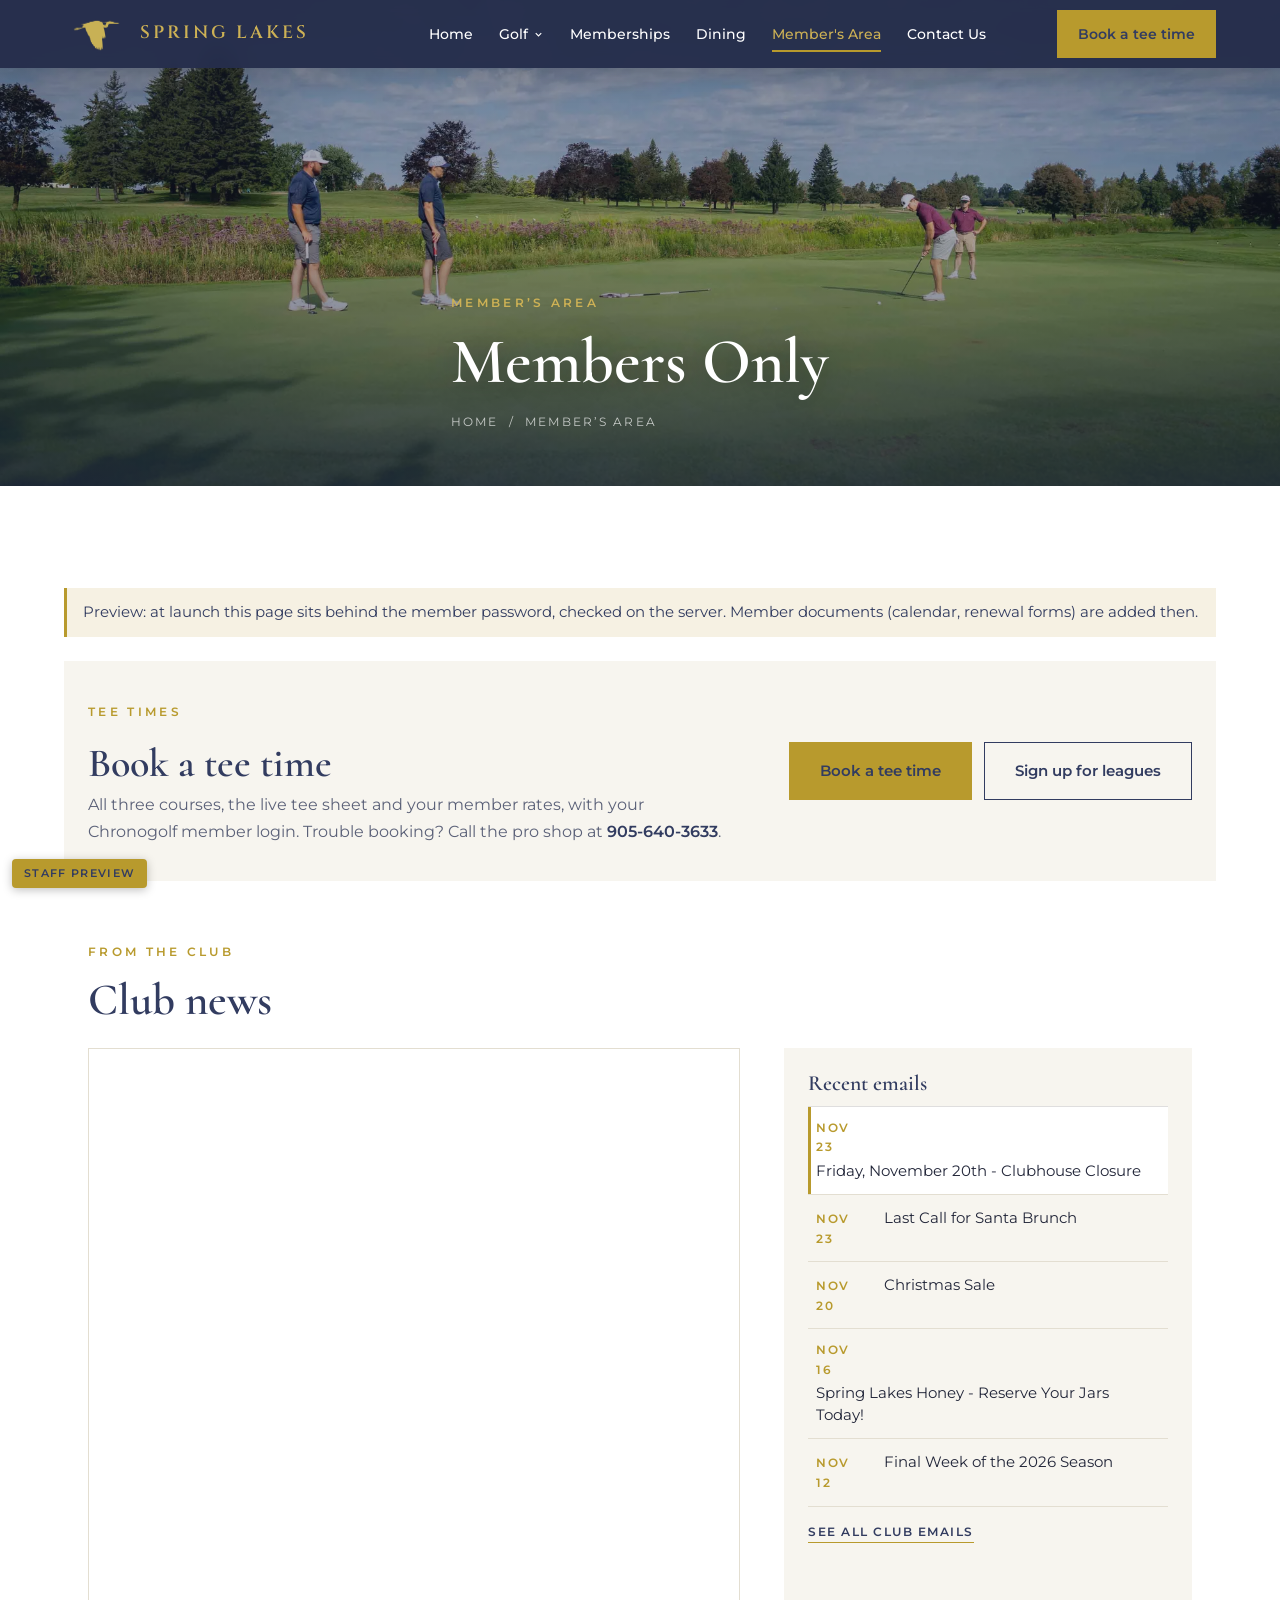
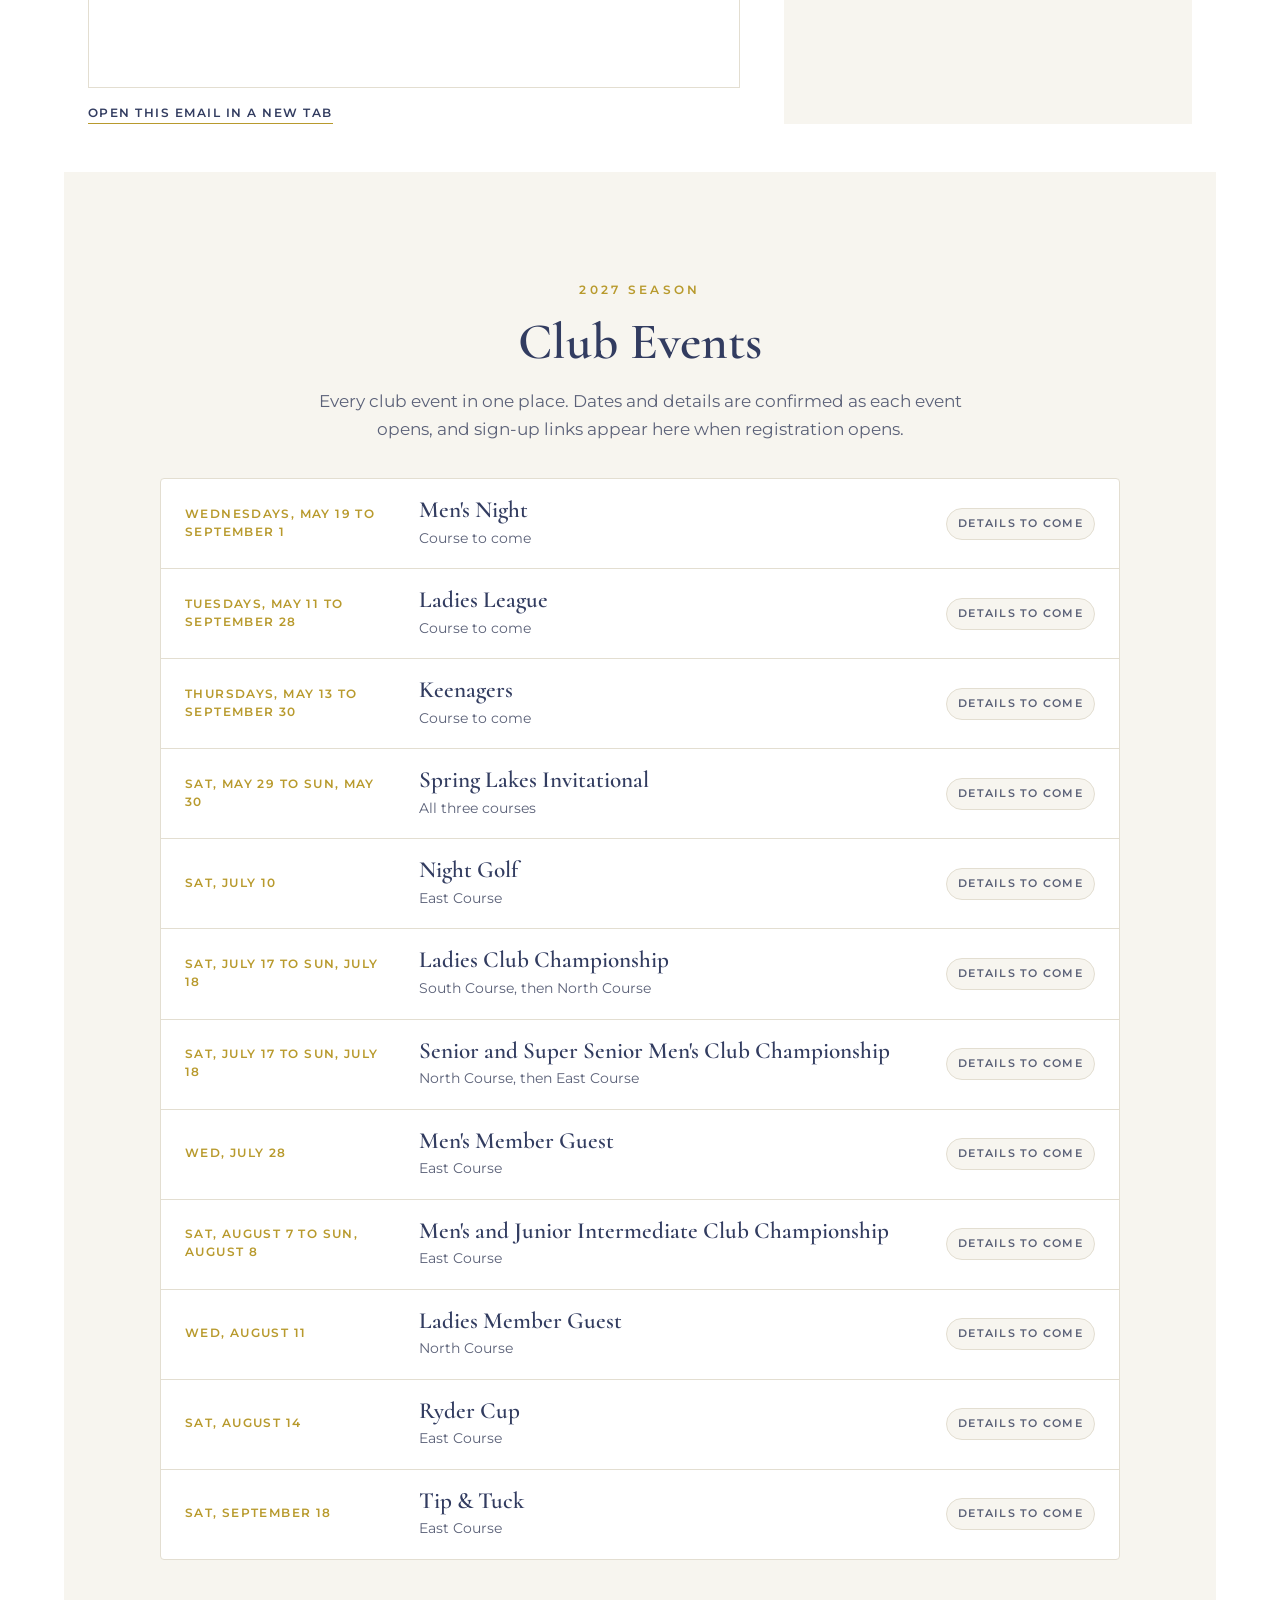
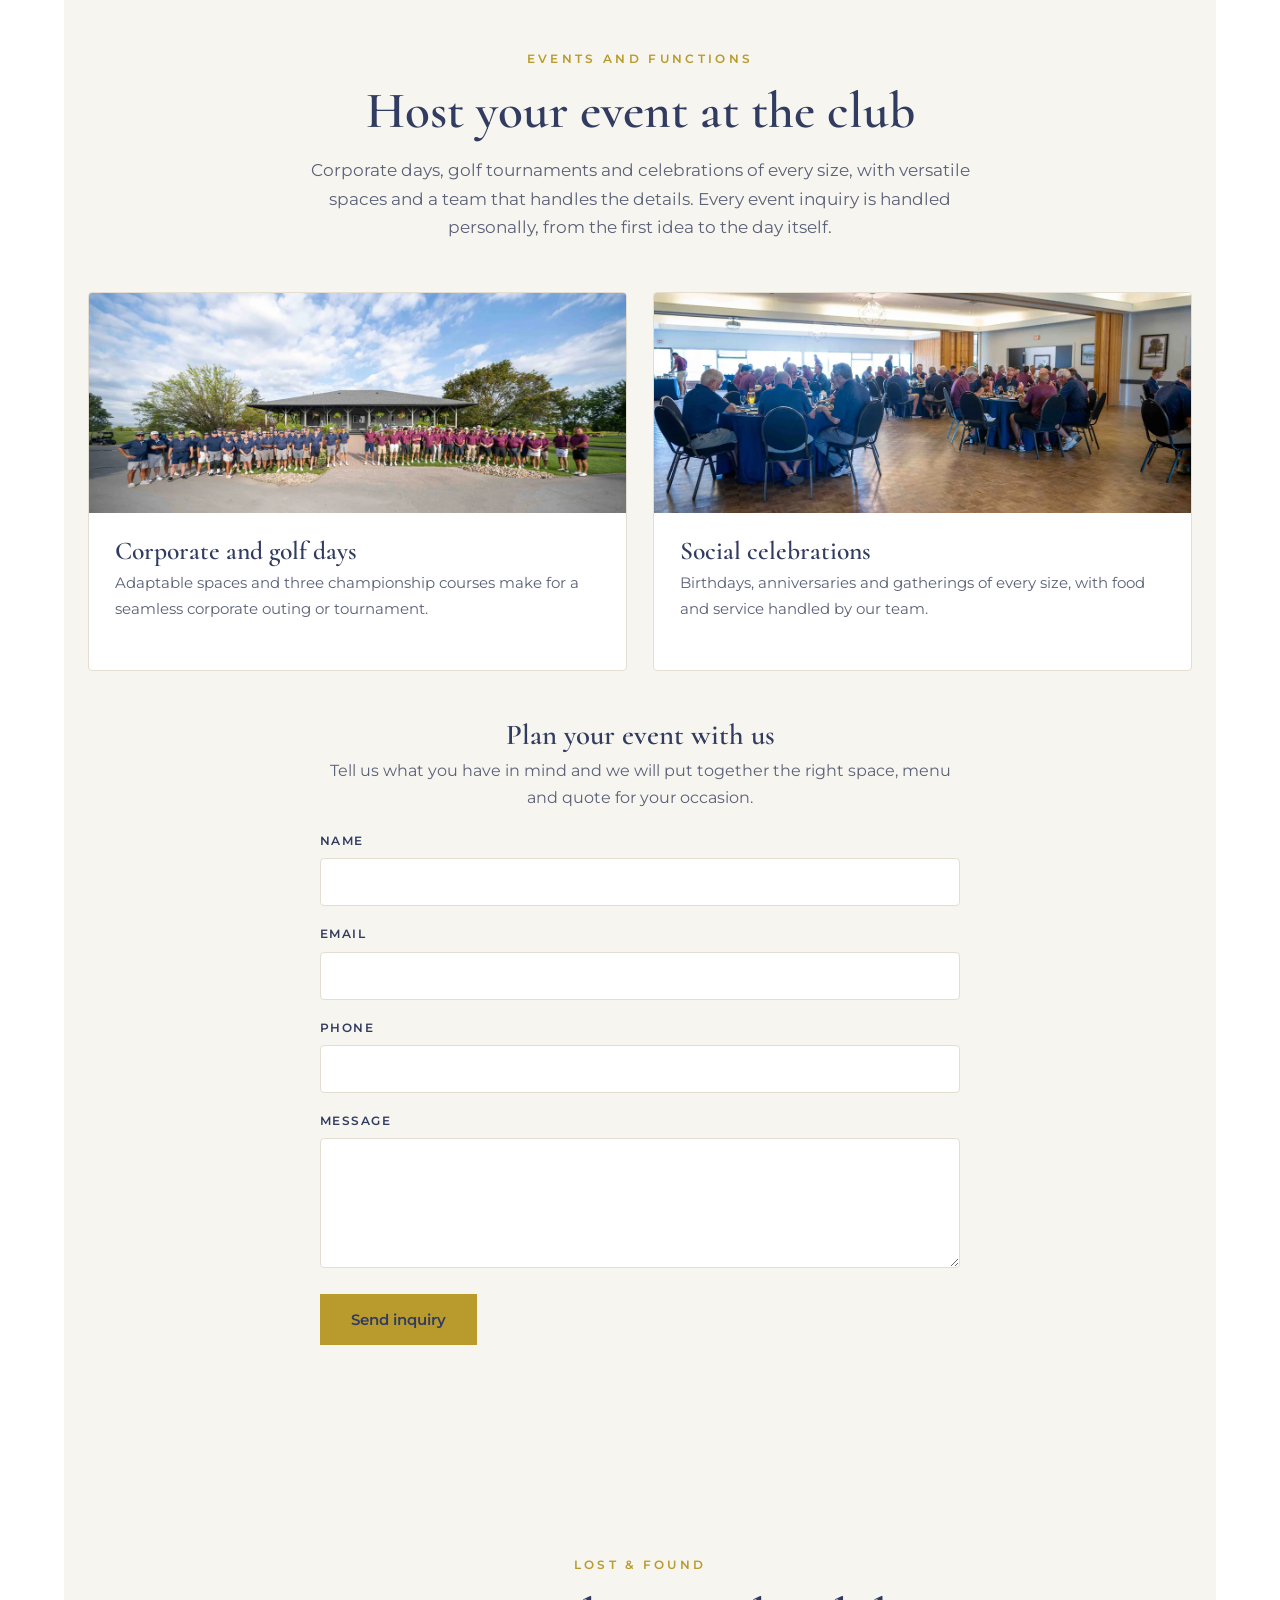
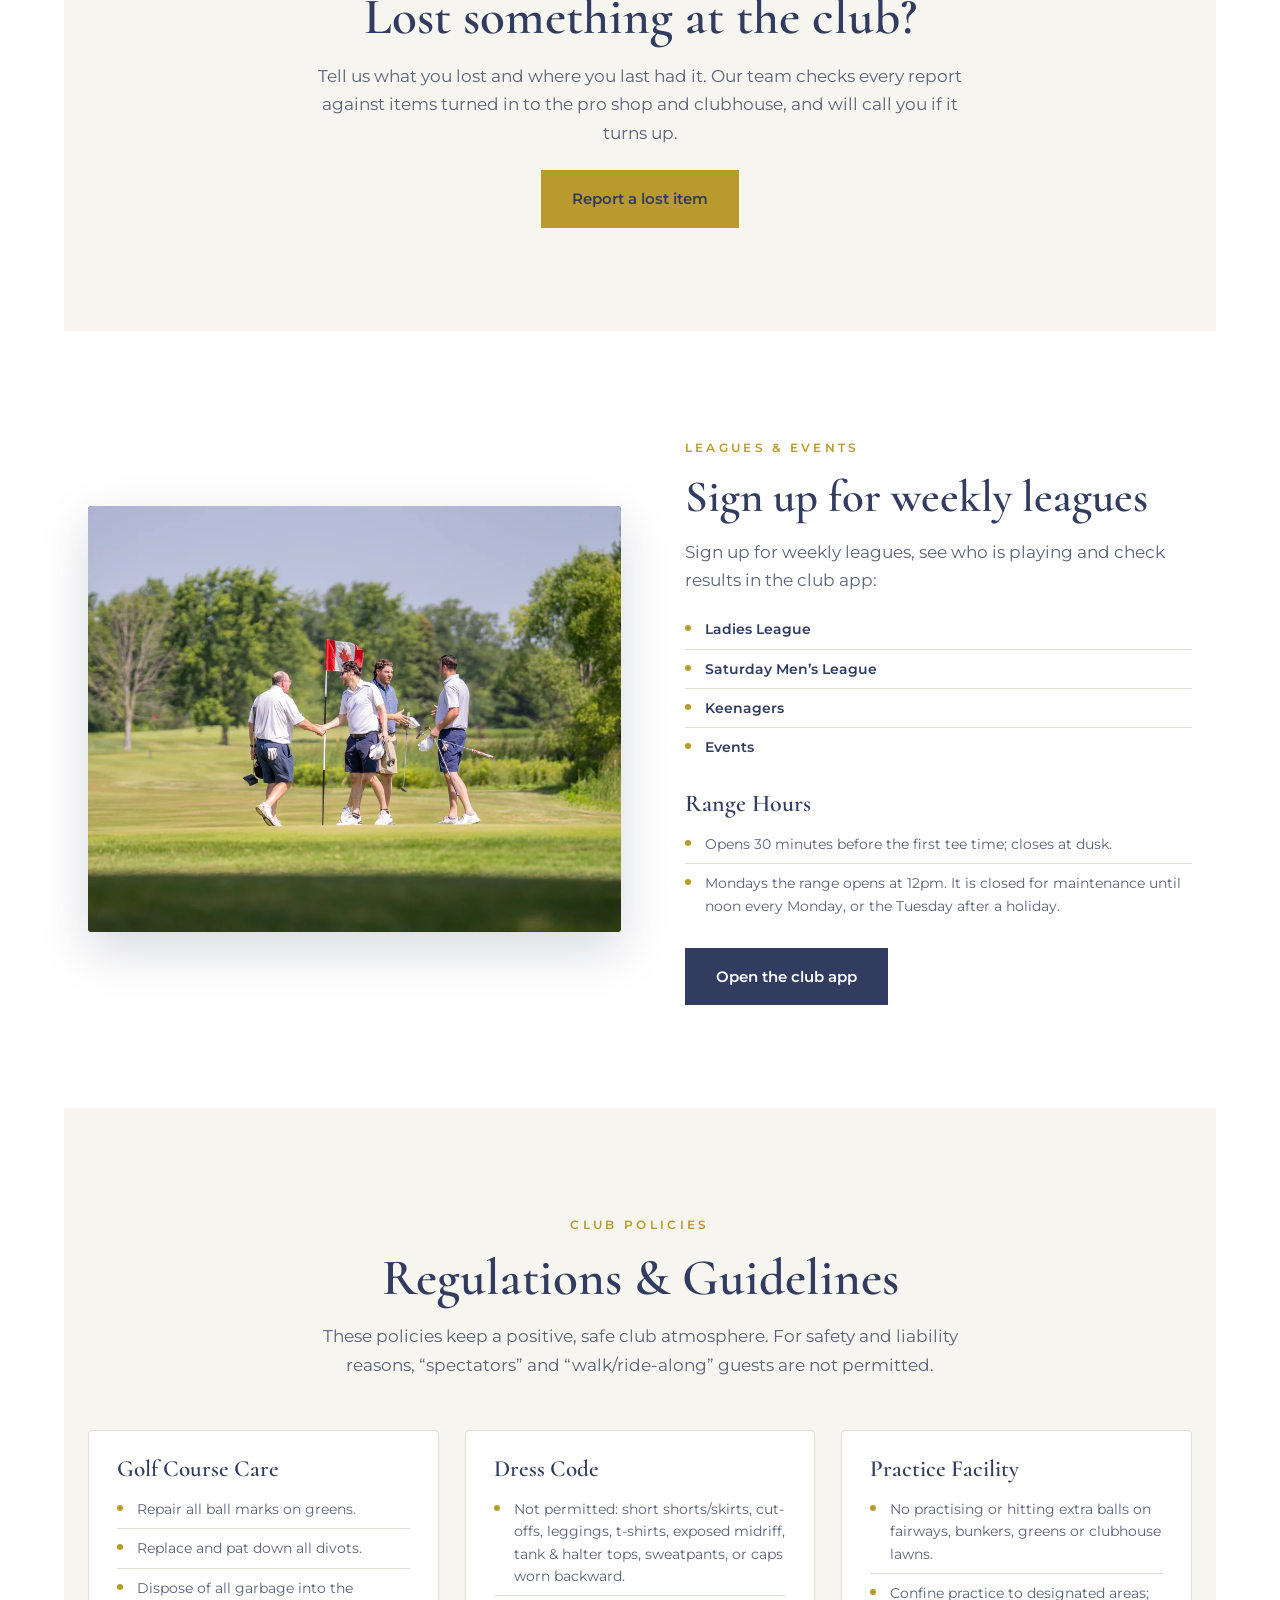
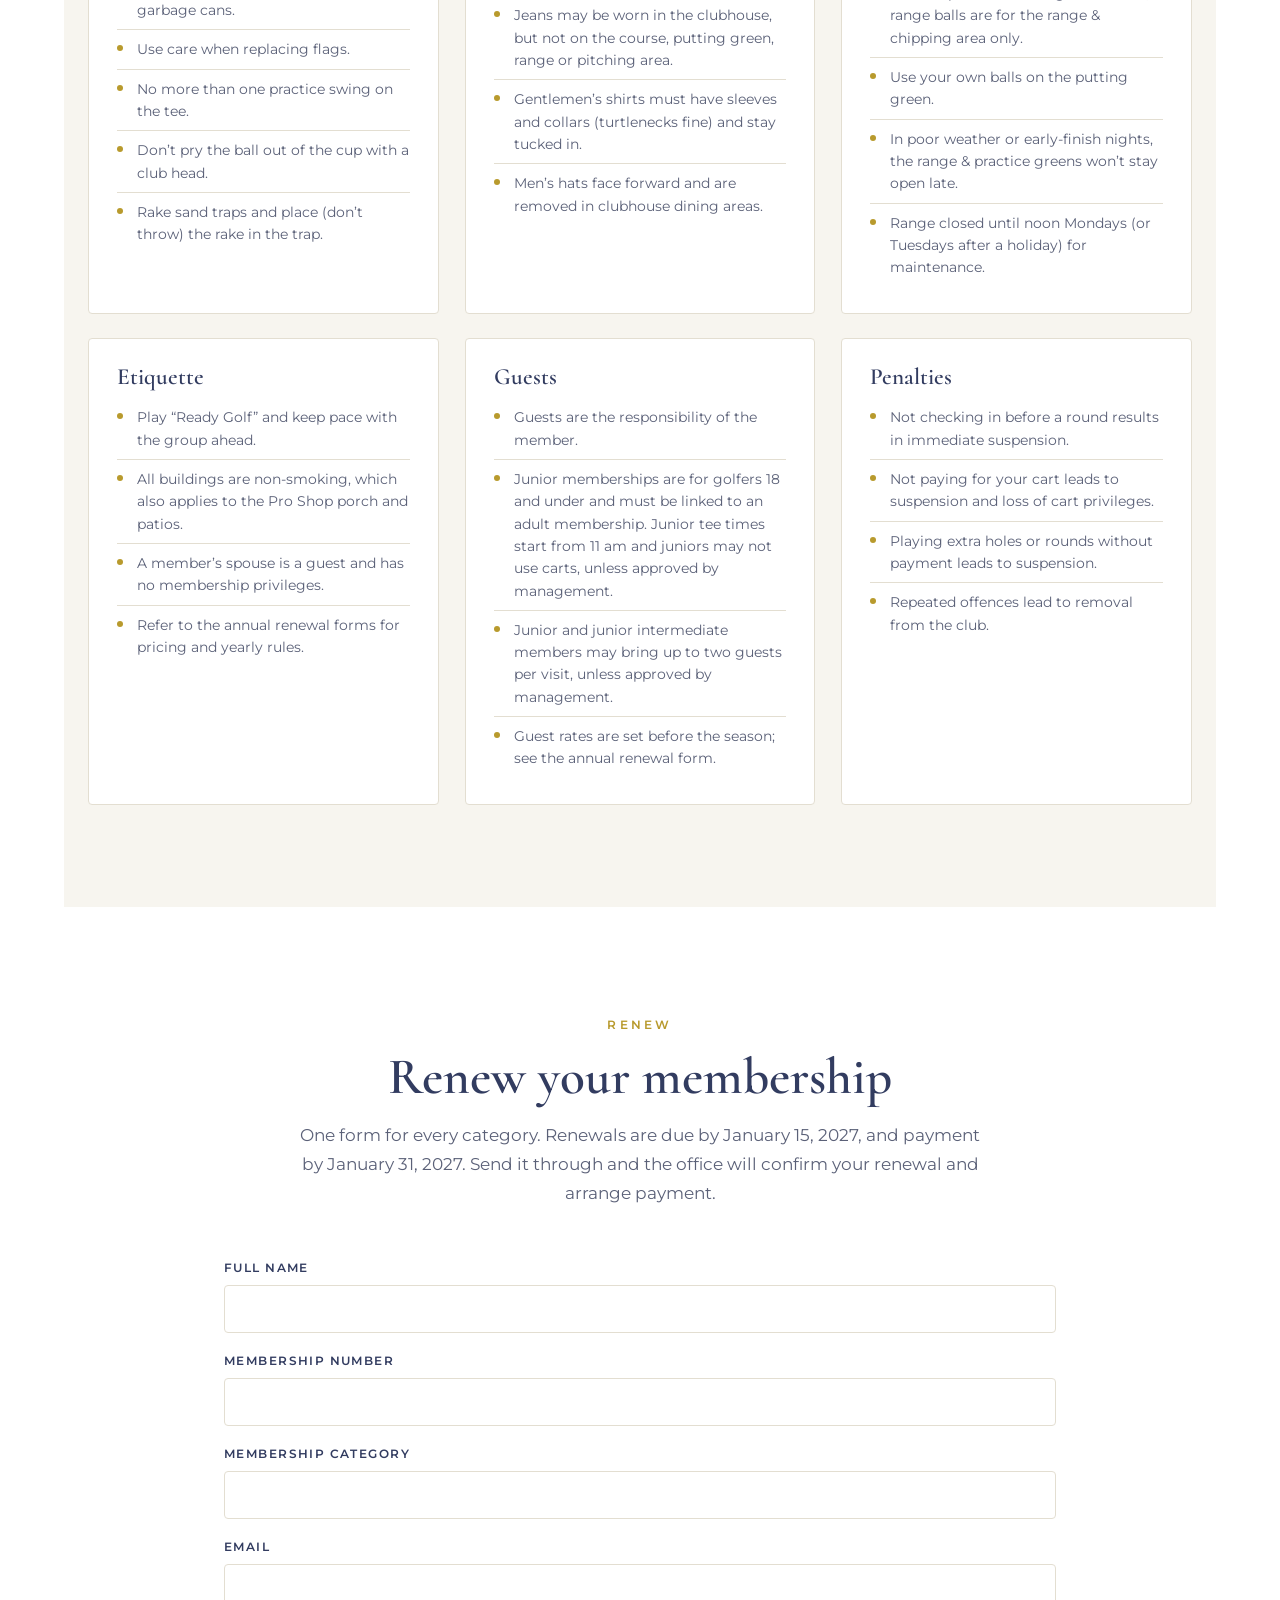
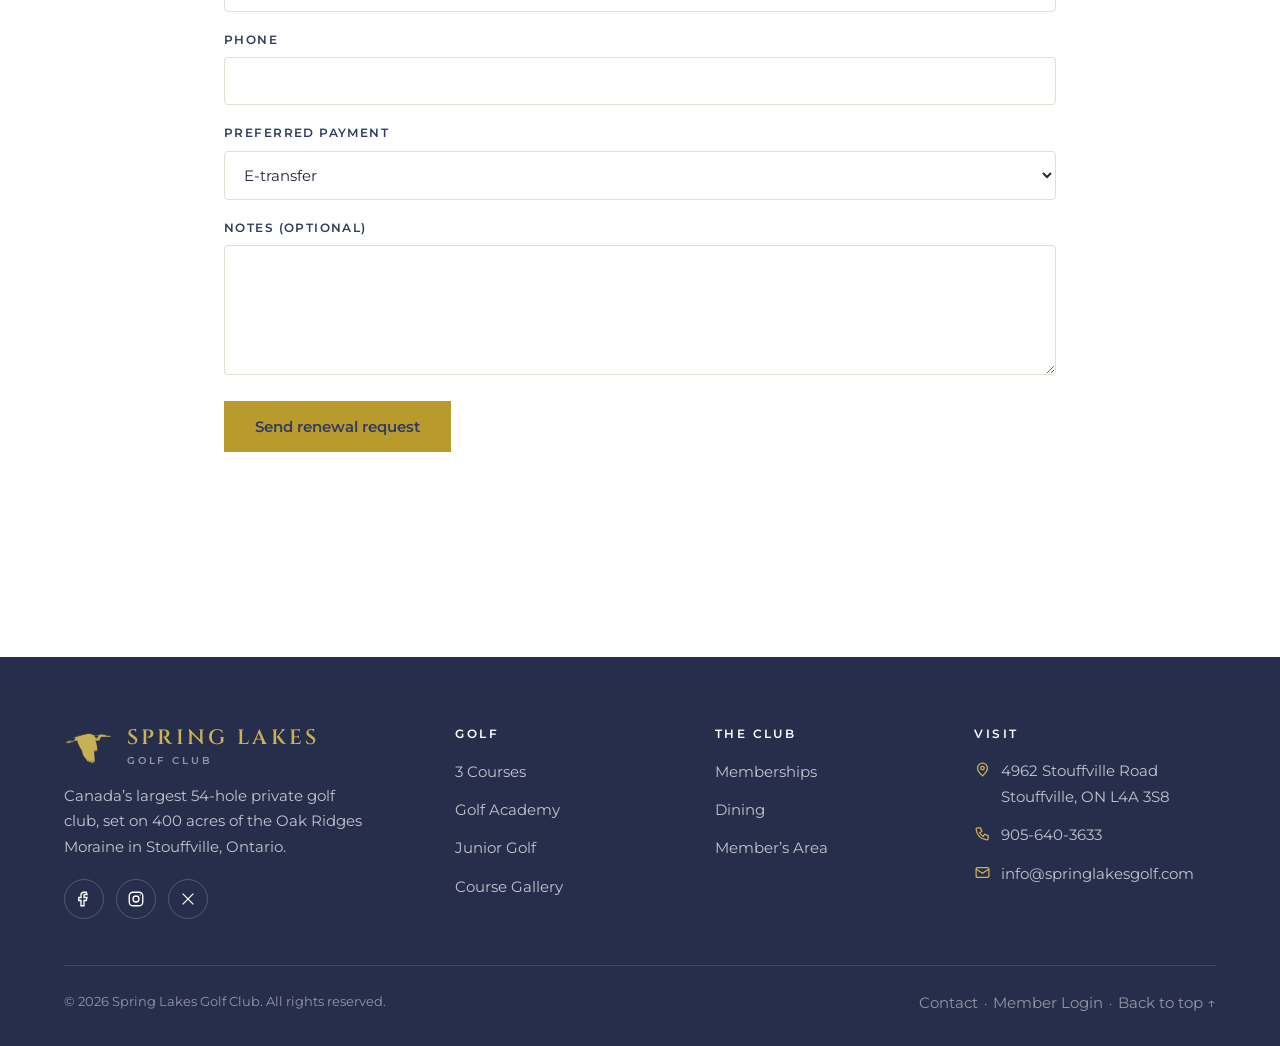
<file: members/index.html>
<!doctype html><html lang="en"><head><link rel="icon" type="image/png" href="../assets/img/heron-flying-icon-64.png"><link rel="apple-touch-icon" href="../assets/img/heron-flying-touch.png"><meta name="robots" content="noindex,nofollow"><style>.preview-pill{position:fixed;left:12px;bottom:12px;z-index:9999;background:#B89A2D;color:#323C60;font:600 11px/1 Montserrat,sans-serif;letter-spacing:.12em;text-transform:uppercase;padding:9px 12px;border-radius:4px;box-shadow:0 2px 10px rgba(0,0,0,.25)}.preview-note{background:#f6f1e3;border-left:3px solid #B89A2D;padding:12px 16px;margin:0 0 24px;font-size:.92rem;color:#323C60}</style><meta charset="utf-8"><meta name="viewport" content="width=device-width, initial-scale=1"><title>Member’s Area | Spring Lakes Golf Club</title><meta name="description" content="Member login for Spring Lakes Golf Club. Tee times, leagues, statements and the club calendar."><meta property="og:type" content="website"><meta property="og:site_name" content="Spring Lakes Golf Club"><meta property="og:title" content="Member’s Area | Spring Lakes Golf Club"><meta property="og:description" content="Member login for Spring Lakes Golf Club. Tee times, leagues, statements and the club calendar."><meta property="og:url" content="https://springlakesgolf.github.io/website/members/"><meta property="og:image" content="https://springlakesgolf.github.io/website/assets/img/hero-aerial.jpg"><meta property="og:image:alt" content="Spring Lakes from the air in autumn, with the island green, ponds and fairways"><meta name="twitter:card" content="summary_large_image"><link rel="stylesheet" href="../assets/css/style.css"></head><body><a href="#main" class="btn btn-gold" style="position:absolute;left:-9999px;top:0;z-index:999" onfocus="this.style.left='8px'" onblur="this.style.left='-9999px'">Skip to content</a><header class="header page-mode" id="header"><div class="container nav"><a class="brand" href="../" aria-label="Spring Lakes Golf Club home"><img class="heron" src="../assets/img/heron-gold.png" width="416" height="321" alt=""><span class="wordmark">Spring Lakes</span></a><nav aria-label="Primary"><ul class="nav-links"><li><a href="../">Home</a></li><li class="has-sub"><a href="../golf/">Golf <svg width="11" height="11" viewBox="0 0 24 24" fill="none" stroke="currentColor" stroke-width="2.5"><path d="M6 9l6 6 6-6"/></svg></a><ul class="submenu"><li><a href="../golf/">3 Courses<svg class="sub-arrow" width="14" height="10" viewBox="0 0 16 10" fill="none" stroke="currentColor" stroke-width="1.5" aria-hidden="true"><path d="M0 5h14M10 1l4 4-4 4"/></svg></a></li><li><a href="../golf-academy/">Golf Academy<svg class="sub-arrow" width="14" height="10" viewBox="0 0 16 10" fill="none" stroke="currentColor" stroke-width="1.5" aria-hidden="true"><path d="M0 5h14M10 1l4 4-4 4"/></svg></a></li><li><a href="../junior-golf/">Junior Golf<svg class="sub-arrow" width="14" height="10" viewBox="0 0 16 10" fill="none" stroke="currentColor" stroke-width="1.5" aria-hidden="true"><path d="M0 5h14M10 1l4 4-4 4"/></svg></a></li><li><a href="../course-gallery/">Course Gallery<svg class="sub-arrow" width="14" height="10" viewBox="0 0 16 10" fill="none" stroke="currentColor" stroke-width="1.5" aria-hidden="true"><path d="M0 5h14M10 1l4 4-4 4"/></svg></a></li></ul></li><li><a href="../memberships/">Memberships</a></li><li><a href="../food-beverage/">Dining</a></li><li><a href="../members/" aria-current="page">Member's Area</a></li><li><a href="../contact-us/">Contact Us</a></li></ul></nav><div class="nav-cta"><a class="btn btn-gold" href="../members/#book">Book a tee time</a><button class="btn menu-toggle" id="menuToggle" aria-label="Open menu" aria-expanded="false"><svg width="26" height="26" viewBox="0 0 24 24" fill="none" stroke-width="2"><path d="M3 6h18M3 12h18M3 18h18"/></svg></button></div></div></header><div class="drawer" id="drawer" aria-hidden="true"><div class="drawer-top"><span class="wordmark">Spring Lakes</span><button class="drawer-close" id="drawerClose" aria-label="Close menu"><svg width="26" height="26" viewBox="0 0 24 24" fill="none" stroke-width="2"><path d="M6 6l12 12M18 6L6 18"/></svg></button></div><a href="../">Home</a><a href="../golf/">Golf</a><a class="sub" href="../golf/">3 Courses</a><a class="sub" href="../golf-academy/">Golf Academy</a><a class="sub" href="../junior-golf/">Junior Golf</a><a class="sub" href="../course-gallery/">Course Gallery</a><a href="../memberships/">Memberships</a><a href="../food-beverage/">Dining</a><a href="../members/">Member's Area</a><a href="../contact-us/">Contact Us</a><a class="btn btn-gold" href="../members/#book">Book a tee time</a></div><section class="page-hero" id="top"><div class="ph-bg"><img src="../assets/img/sl26-members-putting.webp" width="2000" height="1334" alt="Members putting under a big sky" data-photo="members:g17" style="--pos:50% 63%;--pos-m:40% 50%" fetchpriority="high"></div><div class="container"><span class="eyebrow" style="color:var(--gold-soft)">Member’s Area</span><h1>Members Only</h1><div class="breadcrumb"><a href="../">Home</a> &nbsp;/&nbsp; Member’s Area</div></div></section><main id="main"><section><div class="container"><p class="preview-note">Preview: at launch this page sits behind the member password, checked on the server. Member documents (calendar, renewal forms) are added then.</p><div id="memarea"><section id="book" class="tee-band"><div class="container"><div><span class="eyebrow">Tee Times</span><h2>Book a tee time</h2><p>All three courses, the live tee sheet and your member rates, with your Chronogolf member login. Trouble booking? Call the pro shop at <a href="tel:9056403633">905-640-3633</a>.</p></div><div class="tee-btns"><a class="btn btn-gold tee-link" href="https://chronogolf.com/club/18694" target="_blank" rel="noopener">Book a tee time</a><a class="btn btn-ghost-navy" href="#leagues">Sign up for leagues</a></div></div></section><section id="this-week" class="news-band"><div class="container"><span class="eyebrow">From the Club</span><h2>Club news</h2><div class="week-grid"><div id="mc-col"><div class="mc-frame"><iframe id="mc-frame" src="https://mailchi.mp/01d88fba1012/last-call-for-santa-brunch-6753138" title="Club email: Last Call for Santa Brunch" loading="lazy"></iframe></div><a id="mc-open" class="mc-all" href="https://mailchi.mp/01d88fba1012/last-call-for-santa-brunch-6753138" target="_blank" rel="noopener">Open this email in a new tab</a></div><aside id="side-col" class="news-side"><div id="mc-pick"><h3>Recent emails</h3><ul id="mc-list" class="mc-list"><li><button type="button" data-link="https://mailchi.mp/01d88fba1012/last-call-for-santa-brunch-6753138" aria-current="true"><span class="mc-date">Nov 26</span><span class="mc-title">Last Call for Santa Brunch</span></button></li><li><button type="button" data-link="https://mailchi.mp/35aa274b95d3/friday-november-20th-clubhouse-closure-6753104" aria-current="false"><span class="mc-date">Nov 23</span><span class="mc-title">Friday, November 20th - Clubhouse Closure</span></button></li><li><button type="button" data-link="https://mailchi.mp/53ee6a2c14d2/christmas-sale-6753069" aria-current="false"><span class="mc-date">Nov 20</span><span class="mc-title">Christmas Sale</span></button></li><li><button type="button" data-link="https://mailchi.mp/f42660bf7f11/spring-lakes-honey-reserve-your-jars-today-6752993" aria-current="false"><span class="mc-date">Nov 16</span><span class="mc-title">Spring Lakes Honey - Reserve Your Jars Today!</span></button></li><li><button type="button" data-link="https://mailchi.mp/19f72ad53dc7/final-week-of-the-2026-season-6752935" aria-current="false"><span class="mc-date">Nov 12</span><span class="mc-title">Final Week of the 2026 Season</span></button></li></ul><a class="mc-all" href="https://us13.campaign-archive.com/home/?u=40d74683558e83493d58aafed&id=1872afdeb6" target="_blank" rel="noopener">See all club emails</a></div><div id="hours-wrap" hidden><h3>Club hours</h3><div id="hours-box" class="hr-list" data-scope="members" aria-live="polite"></div></div></aside></div><div id="wx-col" class="wx-strip"><h3>7-day forecast</h3><div id="wx-days" class="wx-days" aria-busy="true" aria-live="polite"></div><p class="wx-src">Forecast for the Markham area. Data Source: Environment and Climate Change Canada.</p></div></div></section><section id="events" class="bg-cream"><div class="container"><div class="evh"><div class="section-head center"><span class="eyebrow reveal">2027 Season</span><h2 class="reveal d1">Club Events</h2><p class="reveal d2">Every club event in one place. Dates and details are confirmed as each event opens, and sign-up links appear here when registration opens.</p></div><ul id="events-box" class="evh-list" aria-live="polite"><li class="evh-item"><div class="evh-when">Wednesdays, May 19 to September 1</div><div class="evh-main"><h3 class="evh-name">Men's Night</h3><div class="evh-course">Course to come</div></div><div class="evh-act"><span class="evh-pill evh-later">Details to come</span></div></li><li class="evh-item"><div class="evh-when">Tuesdays, May 11 to September 28</div><div class="evh-main"><h3 class="evh-name">Ladies League</h3><div class="evh-course">Course to come</div></div><div class="evh-act"><span class="evh-pill evh-later">Details to come</span></div></li><li class="evh-item"><div class="evh-when">Thursdays, May 13 to September 30</div><div class="evh-main"><h3 class="evh-name">Keenagers</h3><div class="evh-course">Course to come</div></div><div class="evh-act"><span class="evh-pill evh-later">Details to come</span></div></li><li class="evh-item"><div class="evh-when">Sat, May 29 to Sun, May 30</div><div class="evh-main"><h3 class="evh-name">Spring Lakes Invitational</h3><div class="evh-course">All three courses</div></div><div class="evh-act"><span class="evh-pill evh-later">Details to come</span></div></li><li class="evh-item"><div class="evh-when">Sat, July 10</div><div class="evh-main"><h3 class="evh-name">Night Golf</h3><div class="evh-course">East Course</div></div><div class="evh-act"><span class="evh-pill evh-later">Details to come</span></div></li><li class="evh-item"><div class="evh-when">Sat, July 17 to Sun, July 18</div><div class="evh-main"><h3 class="evh-name">Ladies Club Championship</h3><div class="evh-course">South Course, then North Course</div></div><div class="evh-act"><span class="evh-pill evh-later">Details to come</span></div></li><li class="evh-item"><div class="evh-when">Sat, July 17 to Sun, July 18</div><div class="evh-main"><h3 class="evh-name">Senior and Super Senior Men's Club Championship</h3><div class="evh-course">North Course, then East Course</div></div><div class="evh-act"><span class="evh-pill evh-later">Details to come</span></div></li><li class="evh-item"><div class="evh-when">Wed, July 28</div><div class="evh-main"><h3 class="evh-name">Men's Member Guest</h3><div class="evh-course">East Course</div></div><div class="evh-act"><span class="evh-pill evh-later">Details to come</span></div></li><li class="evh-item"><div class="evh-when">Sat, August 7 to Sun, August 8</div><div class="evh-main"><h3 class="evh-name">Men's and Junior Intermediate Club Championship</h3><div class="evh-course">East Course</div></div><div class="evh-act"><span class="evh-pill evh-later">Details to come</span></div></li><li class="evh-item"><div class="evh-when">Wed, August 11</div><div class="evh-main"><h3 class="evh-name">Ladies Member Guest</h3><div class="evh-course">North Course</div></div><div class="evh-act"><span class="evh-pill evh-later">Details to come</span></div></li><li class="evh-item"><div class="evh-when">Sat, August 14</div><div class="evh-main"><h3 class="evh-name">Ryder Cup</h3><div class="evh-course">East Course</div></div><div class="evh-act"><span class="evh-pill evh-later">Details to come</span></div></li><li class="evh-item"><div class="evh-when">Sat, September 18</div><div class="evh-main"><h3 class="evh-name">Tip &amp; Tuck</h3><div class="evh-course">East Course</div></div><div class="evh-act"><span class="evh-pill evh-later">Details to come</span></div></li></ul></div><div class="section-head center"><span class="eyebrow reveal">Events and Functions</span><h2 class="reveal d1">Host your event at the club</h2><p class="reveal d2">Corporate days, golf tournaments and celebrations of every size, with versatile spaces and a team that handles the details. Every event inquiry is handled personally, from the first idea to the day itself.</p></div><div class="card-grid two"><article class="course-card reveal"><div class="course-art"><img src="../assets/img/sl26-teams-clubhouse-m.webp" width="1200" height="576" alt="Two teams of members gathered in front of the clubhouse" data-photo="members:g12" style="--pos:50% 70%;--pos-m:50% 70%" loading="lazy" decoding="async"></div><div class="course-body"><h3 style="font-size:1.6rem">Corporate and golf days</h3><p>Adaptable spaces and three championship courses make for a seamless corporate outing or tournament.</p></div></article><article class="course-card reveal d2"><div class="course-art"><img src="../assets/img/sl26-banquet-room-m.webp" width="1200" height="800" alt="Members at round tables in the clubhouse banquet room" data-photo="members:g28" style="--pos:50% 60%;--pos-m:50% 60%" loading="lazy" decoding="async"></div><div class="course-body"><h3 style="font-size:1.6rem">Social celebrations</h3><p>Birthdays, anniversaries and gatherings of every size, with food and service handled by our team.</p></div></article></div><div class="ev-form"><h3 id="event-inquiry">Plan your event with us</h3><p>Tell us what you have in mind and we will put together the right space, menu and quote for your occasion.</p><form class="inquiry-form" data-subject="Spring Lakes member event inquiry"><div class="hp" aria-hidden="true"><label for="ev-w">Website</label><input name="website" id="ev-w" type="text" tabindex="-1" autocomplete="off"></div><div class="field"><label for="ev-n">Name</label><input name="name" id="ev-n" type="text" autocomplete="name" required></div><div class="field"><label for="ev-e">Email</label><input name="email" id="ev-e" type="email" autocomplete="email" required></div><div class="field"><label for="ev-p">Phone</label><input name="phone" id="ev-p" type="tel" autocomplete="tel"></div><div class="field"><label for="ev-m">Message</label><textarea name="message" id="ev-m"></textarea></div><button class="btn btn-gold" type="submit">Send inquiry</button><p class="form-note note" style="display:none"></p></form></div></div></section><section id="lost-found" class="bg-cream"><div class="container narrow"><div class="section-head center" style="margin-bottom:0"><span class="eyebrow reveal">Lost &amp; Found</span><h2 class="reveal d1">Lost something at the club?</h2><p class="reveal d2">Tell us what you lost and where you last had it. Our team checks every report against items turned in to the pro shop and clubhouse, and will call you if it turns up.</p><div class="reveal d3" style="margin-top:1.4rem"><a class="btn btn-gold" href="https://docs.google.com/forms/d/e/1FAIpQLSeyEyqjvvP6uivgO1UeKDSckCtV3kFfCWtkow4vX7dpM-rHwA/viewform" target="_blank" rel="noopener">Report a lost item</a></div></div></div></section><section id="leagues"><div class="container split"><div class="figure-wrap reveal"><div class="figure-frame ratio-54"><img src="../assets/img/sl26-handshake-green-m.webp" width="1200" height="800" alt="Four players shaking hands on a green" data-photo="members:member-leagues" style="--pos:50% 45%;--pos-m:50% 45%" loading="lazy" decoding="async"></div></div><div class="reveal d1"><span class="eyebrow">Leagues &amp; Events</span><h2 style="font-size:clamp(2rem,4vw,2.8rem);margin-bottom:1rem">Sign up for weekly leagues</h2><p style="color:var(--muted);font-size:1.04rem">Sign up for weekly leagues, see who is playing and check results in the club app:</p><ul class="reg-list"><li><a href="https://springlakes-demo.vercel.app/e/WCZ7ZX" target="_blank" rel="noopener" style="color:var(--navy);font-weight:600;display:block;padding:8px 0;margin:-8px 0">Ladies League</a></li><li><a href="https://springlakes-demo.vercel.app/e" target="_blank" rel="noopener" style="color:var(--navy);font-weight:600;display:block;padding:8px 0;margin:-8px 0">Saturday Men’s League</a></li><li><a href="https://springlakes-demo.vercel.app/e/6WMZRV" target="_blank" rel="noopener" style="color:var(--navy);font-weight:600;display:block;padding:8px 0;margin:-8px 0">Keenagers</a></li><li><a href="https://springlakes-demo.vercel.app/app/events" target="_blank" rel="noopener" style="color:var(--navy);font-weight:600;display:block;padding:8px 0;margin:-8px 0">Events</a></li></ul><h3 style="font-size:1.5rem;margin:1.5rem 0 .5rem">Range Hours</h3><ul class="reg-list"><li>Opens 30 minutes before the first tee time; closes at dusk.</li><li>Mondays the range opens at 12pm. It is closed for maintenance until noon every Monday, or the Tuesday after a holiday.</li></ul><a class="btn btn-navy" style="margin-top:1.4rem" href="https://springlakes-demo.vercel.app/app" target="_blank" rel="noopener">Open the club app</a></div></div></section><section class="bg-cream"><div class="container"><div class="section-head center"><span class="eyebrow reveal">Club Policies</span><h2 class="reveal d1">Regulations &amp; Guidelines</h2><p class="reveal d2">These policies keep a positive, safe club atmosphere. For safety and liability reasons, “spectators” and “walk/ride-along” guests are not permitted.</p></div><div class="card-grid"><div class="course-card reveal" style="padding:26px 28px"><h3 style="font-size:1.45rem;margin-bottom:.5rem">Golf Course Care</h3><ul class="reg-list"><li>Repair all ball marks on greens.</li><li>Replace and pat down all divots.</li><li>Dispose of all garbage into the garbage cans.</li><li>Use care when replacing flags.</li><li>No more than one practice swing on the tee.</li><li>Don’t pry the ball out of the cup with a club head.</li><li>Rake sand traps and place (don’t throw) the rake in the trap.</li></ul></div><div class="course-card reveal d1" style="padding:26px 28px"><h3 style="font-size:1.45rem;margin-bottom:.5rem">Dress Code</h3><ul class="reg-list"><li>Not permitted: short shorts/skirts, cut-offs, leggings, t-shirts, exposed midriff, tank &amp; halter tops, sweatpants, or caps worn backward.</li><li>Jeans may be worn in the clubhouse, but not on the course, putting green, range or pitching area.</li><li>Gentlemen’s shirts must have sleeves and collars (turtlenecks fine) and stay tucked in.</li><li>Men’s hats face forward and are removed in clubhouse dining areas.</li></ul></div><div class="course-card reveal d2" style="padding:26px 28px"><h3 style="font-size:1.45rem;margin-bottom:.5rem">Practice Facility</h3><ul class="reg-list"><li>No practising or hitting extra balls on fairways, bunkers, greens or clubhouse lawns.</li><li>Confine practice to designated areas; range balls are for the range &amp; chipping area only.</li><li>Use your own balls on the putting green.</li><li>In poor weather or early-finish nights, the range &amp; practice greens won’t stay open late.</li><li>Range closed until noon Mondays (or Tuesdays after a holiday) for maintenance.</li></ul></div></div><div class="card-grid" style="margin-top:24px"><div class="course-card reveal" style="padding:26px 28px"><h3 style="font-size:1.45rem;margin-bottom:.5rem">Etiquette</h3><ul class="reg-list"><li>Play “Ready Golf” and keep pace with the group ahead.</li><li>All buildings are non-smoking, which also applies to the Pro Shop porch and patios.</li><li>A member’s spouse is a guest and has no membership privileges.</li><li>Refer to the annual renewal forms for pricing and yearly rules.</li></ul></div><div class="course-card reveal d1" style="padding:26px 28px"><h3 style="font-size:1.45rem;margin-bottom:.5rem">Guests</h3><ul class="reg-list"><li>Guests are the responsibility of the member.</li><li>Junior memberships are for golfers 18 and under and must be linked to an adult membership. Junior tee times start from 11 am and juniors may not use carts, unless approved by management.</li><li>Junior and junior intermediate members may bring up to two guests per visit, unless approved by management.</li><li>Guest rates are set before the season; see the annual renewal form.</li></ul></div><div class="course-card reveal d2" style="padding:26px 28px"><h3 style="font-size:1.45rem;margin-bottom:.5rem">Penalties</h3><ul class="reg-list"><li>Not checking in before a round results in immediate suspension.</li><li>Not paying for your cart leads to suspension and loss of cart privileges.</li><li>Playing extra holes or rounds without payment leads to suspension.</li><li>Repeated offences lead to removal from the club.</li></ul></div></div></div></section><section id="renew"><div class="container narrow"><div class="section-head center"><span class="eyebrow reveal">Renew</span><h2 class="reveal d1">Renew your membership</h2><p class="reveal d2">One form for every category. Renewals are due by January 15, 2027, and payment by January 31, 2027. Send it through and the office will confirm your renewal and arrange payment.</p></div><form class="inquiry-form reveal d2" data-subject="Spring Lakes membership renewal"><div class="field"><label for="rn-name">Full name</label><input id="rn-name" name="rn-name" type="text" autocomplete="name" required></div><div class="field"><label for="rn-no">Membership number</label><input id="rn-no" name="rn-no" type="text"></div><div class="field"><label for="rn-cat">Membership category</label><input type="text" id="rn-cat" name="rn-cat"></div><div class="field"><label for="rn-email">Email</label><input id="rn-email" name="rn-email" type="email" autocomplete="email" required></div><div class="field"><label for="rn-phone">Phone</label><input id="rn-phone" name="rn-phone" type="tel" autocomplete="tel"></div><div class="field"><label for="rn-pay">Preferred payment</label><select id="rn-pay" name="rn-pay"><option>E-transfer</option><option>One cheque (by January 31)</option><option>Two cheques (January 31 and March 31)</option><option>Credit card (service fee applies)</option><option>Call me to arrange</option></select></div><div class="field"><label for="rn-notes">Notes (optional)</label><textarea id="rn-notes" name="rn-notes"></textarea></div><button class="btn btn-gold" type="submit">Send renewal request</button><p class="form-note note" style="display:none"></p></form></div></section></div></main><footer class="footer"><div class="container"><div class="footer-grid"><div class="f-brand"><div class="f-lock"><img class="heron" src="../assets/img/heron-gold.png" width="416" height="321" alt=""><span class="wordmark">Spring Lakes<span class="wordmark-sub">Golf Club</span></span></div><p>Canada’s largest 54-hole private golf club, set on 400 acres of the Oak Ridges Moraine in Stouffville, Ontario.</p><div class="socials"><a href="https://www.facebook.com/SpringLakesGC/" target="_blank" rel="noopener" aria-label="Facebook"><svg width="18" height="18" viewBox="0 0 24 24" fill="none" stroke-width="1.8"><path d="M15 3h-3a4 4 0 00-4 4v3H5v4h3v7h4v-7h3l1-4h-4V7a1 1 0 011-1h3z"/></svg></a><a href="https://www.instagram.com/springlakesgolfclub/" target="_blank" rel="noopener" aria-label="Instagram"><svg width="18" height="18" viewBox="0 0 24 24" fill="none" stroke-width="1.8"><rect x="3" y="3" width="18" height="18" rx="5"/><circle cx="12" cy="12" r="4"/><circle cx="17.5" cy="6.5" r="1" fill="currentColor" stroke="none"/></svg></a><a href="https://twitter.com/springlakesgc" target="_blank" rel="noopener" aria-label="X"><svg width="16" height="16" viewBox="0 0 24 24" fill="none" stroke-width="1.8"><path d="M4 4l16 16M20 4L4 20"/></svg></a></div></div><div><h4>Golf</h4><ul><li><a href="../golf/">3 Courses</a></li><li><a href="../golf-academy/">Golf Academy</a></li><li><a href="../junior-golf/">Junior Golf</a></li><li><a href="../course-gallery/">Course Gallery</a></li></ul></div><div><h4>The Club</h4><ul><li><a href="../memberships/">Memberships</a></li><li><a href="../food-beverage/">Dining</a></li><li><a href="../members/">Member’s Area</a></li></ul></div><div><h4>Visit</h4><div class="contact-line"><svg width="17" height="17" viewBox="0 0 24 24" fill="none" stroke-width="1.8"><path d="M12 21s-7-6.2-7-11a7 7 0 1114 0c0 4.8-7 11-7 11z"/><circle cx="12" cy="10" r="2.5"/></svg><a href="https://maps.app.goo.gl/oUrsJTPRRTtUL7pr9" target="_blank" rel="noopener">4962 Stouffville Road<br>Stouffville, ON L4A 3S8</a></div><div class="contact-line"><svg width="17" height="17" viewBox="0 0 24 24" fill="none" stroke-width="1.8"><path d="M5 4h4l2 5-3 2a12 12 0 005 5l2-3 5 2v4a2 2 0 01-2 2A16 16 0 013 6a2 2 0 012-2z"/></svg><a href="tel:9056403633">905-640-3633</a></div><div class="contact-line"><svg width="17" height="17" viewBox="0 0 24 24" fill="none" stroke-width="1.8"><rect x="3" y="5" width="18" height="14" rx="2"/><path d="M3 7l9 6 9-6"/></svg><a href="mailto:info@springlakesgolf.com">info@springlakesgolf.com</a></div></div></div><div class="footer-bottom"><span>© 2026 Spring Lakes Golf Club. All rights reserved.</span><span><a href="../contact-us/">Contact</a> &nbsp;·&nbsp; <a href="../members/">Member Login</a> &nbsp;·&nbsp; <a href="#top">Back to top ↑</a></span></div></div></footer><script src="../assets/js/site.js"></script><div class="preview-pill" aria-hidden="true">Staff preview</div><script src="../assets/js/edit-mode.js" defer></script><script src="../assets/js/weather.js" defer></script><script src="../assets/js/content.js" defer></script></body></html>
</file>
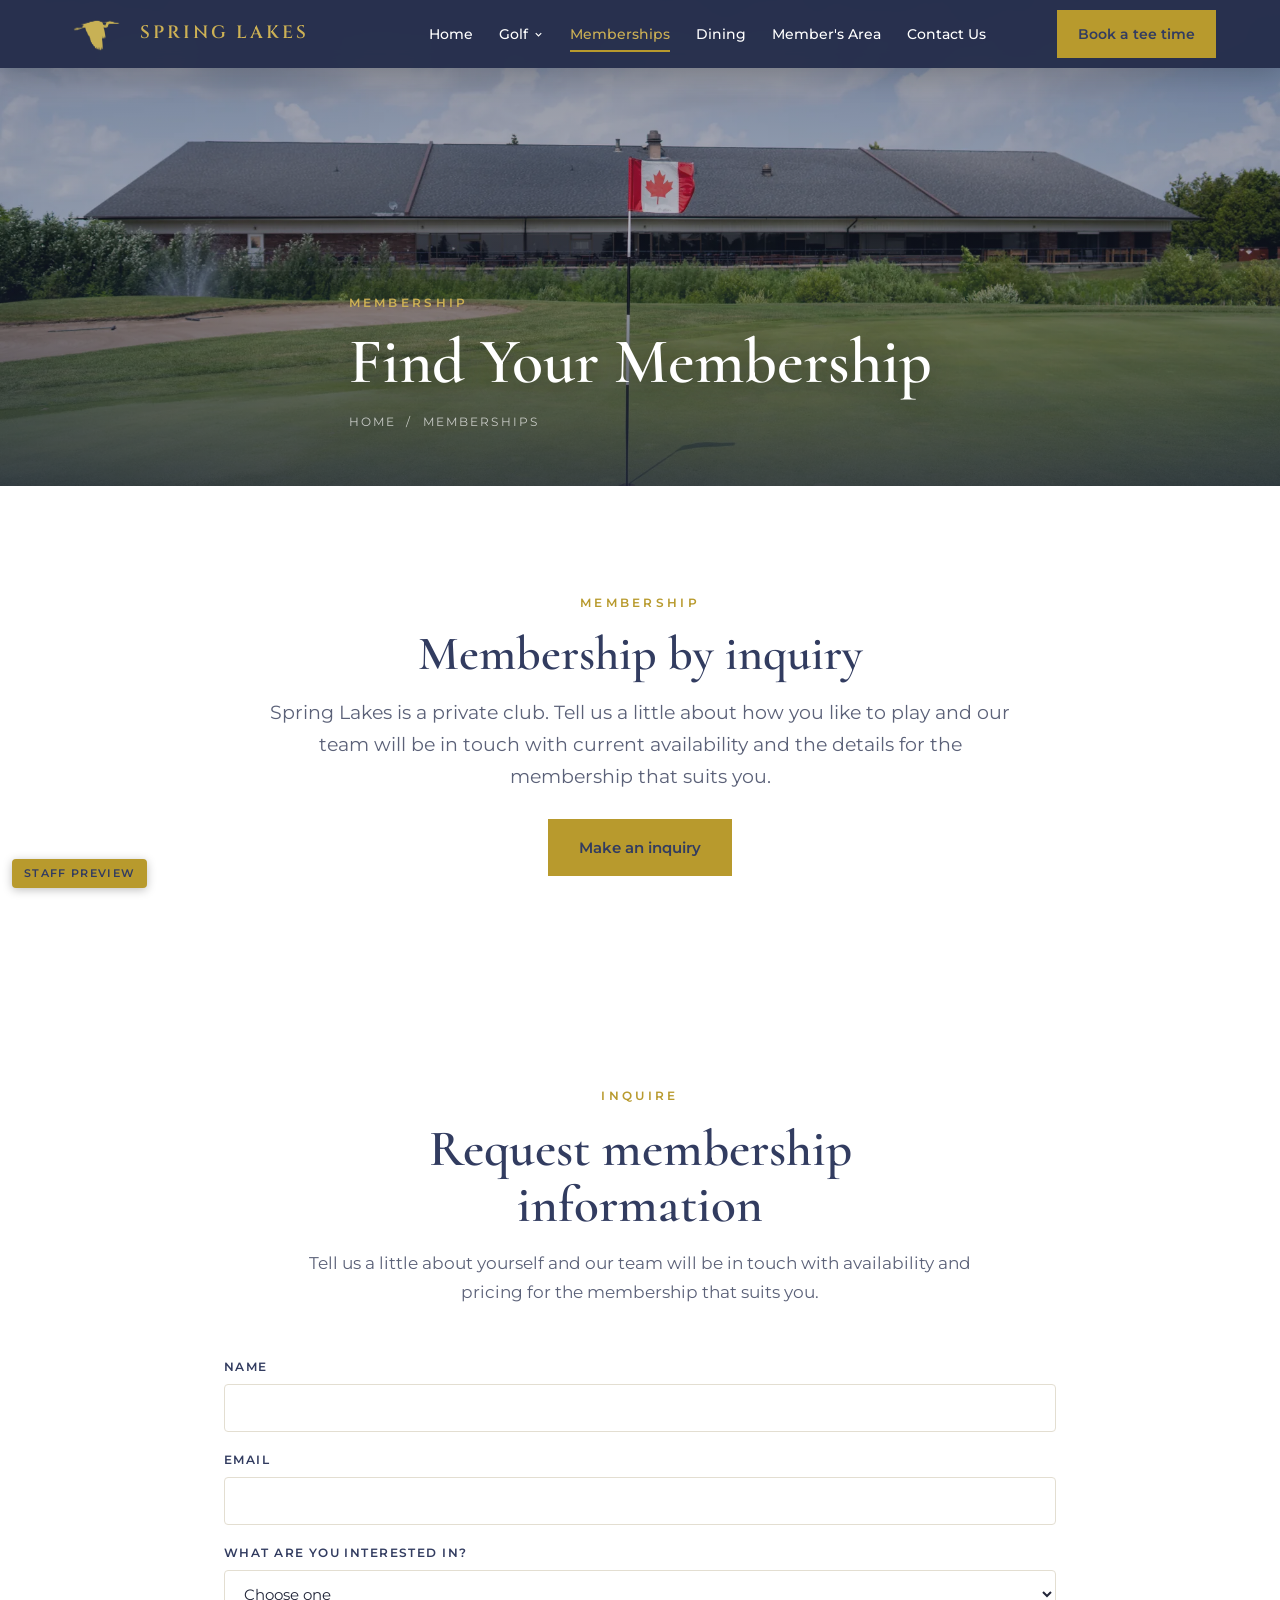
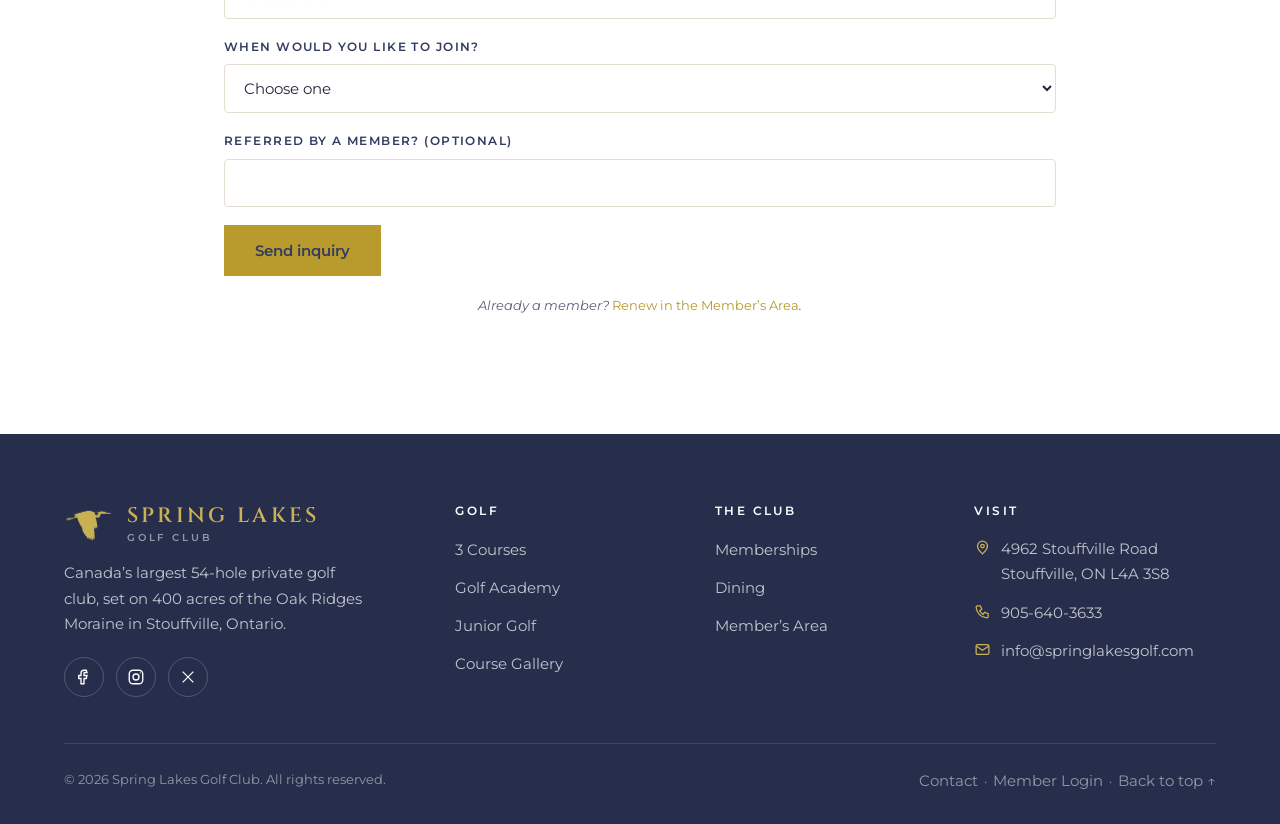
<file: memberships/index.html>
<!doctype html><html lang="en"><head><link rel="icon" type="image/png" href="../assets/img/heron-flying-icon-64.png"><link rel="apple-touch-icon" href="../assets/img/heron-flying-touch.png"><meta name="robots" content="noindex,nofollow"><style>.preview-pill{position:fixed;left:12px;bottom:12px;z-index:9999;background:#B89A2D;color:#323C60;font:600 11px/1 Montserrat,sans-serif;letter-spacing:.12em;text-transform:uppercase;padding:9px 12px;border-radius:4px;box-shadow:0 2px 10px rgba(0,0,0,.25)}.preview-note{background:#f6f1e3;border-left:3px solid #B89A2D;padding:12px 16px;margin:0 0 24px;font-size:.92rem;color:#323C60}</style><meta charset="utf-8"><meta name="viewport" content="width=device-width, initial-scale=1"><title>Memberships | Spring Lakes Golf Club</title><meta name="description" content="Membership at Canada’s largest private golf club. Get in touch to learn about categories and availability."><meta property="og:type" content="website"><meta property="og:site_name" content="Spring Lakes Golf Club"><meta property="og:title" content="Memberships | Spring Lakes Golf Club"><meta property="og:description" content="Membership at Canada’s largest private golf club. Get in touch to learn about categories and availability."><meta property="og:url" content="https://springlakesgolf.github.io/website/memberships/"><meta property="og:image" content="https://springlakesgolf.github.io/website/assets/img/hero-aerial.jpg"><meta property="og:image:alt" content="Spring Lakes from the air in autumn, with the island green, ponds and fairways"><meta name="twitter:card" content="summary_large_image"><link rel="stylesheet" href="../assets/css/style.css"></head><body><a href="#main" class="btn btn-gold" style="position:absolute;left:-9999px;top:0;z-index:999" onfocus="this.style.left='8px'" onblur="this.style.left='-9999px'">Skip to content</a><header class="header page-mode" id="header"><div class="container nav"><a class="brand" href="../" aria-label="Spring Lakes Golf Club home"><img class="heron" src="../assets/img/heron-gold.png" width="416" height="321" alt=""><span class="wordmark">Spring Lakes</span></a><nav aria-label="Primary"><ul class="nav-links"><li><a href="../">Home</a></li><li class="has-sub"><a href="../golf/">Golf <svg width="11" height="11" viewBox="0 0 24 24" fill="none" stroke="currentColor" stroke-width="2.5"><path d="M6 9l6 6 6-6"/></svg></a><ul class="submenu"><li><a href="../golf/">3 Courses<svg class="sub-arrow" width="14" height="10" viewBox="0 0 16 10" fill="none" stroke="currentColor" stroke-width="1.5" aria-hidden="true"><path d="M0 5h14M10 1l4 4-4 4"/></svg></a></li><li><a href="../golf-academy/">Golf Academy<svg class="sub-arrow" width="14" height="10" viewBox="0 0 16 10" fill="none" stroke="currentColor" stroke-width="1.5" aria-hidden="true"><path d="M0 5h14M10 1l4 4-4 4"/></svg></a></li><li><a href="../junior-golf/">Junior Golf<svg class="sub-arrow" width="14" height="10" viewBox="0 0 16 10" fill="none" stroke="currentColor" stroke-width="1.5" aria-hidden="true"><path d="M0 5h14M10 1l4 4-4 4"/></svg></a></li><li><a href="../course-gallery/">Course Gallery<svg class="sub-arrow" width="14" height="10" viewBox="0 0 16 10" fill="none" stroke="currentColor" stroke-width="1.5" aria-hidden="true"><path d="M0 5h14M10 1l4 4-4 4"/></svg></a></li></ul></li><li><a href="../memberships/" aria-current="page">Memberships</a></li><li><a href="../food-beverage/">Dining</a></li><li><a href="../members/">Member's Area</a></li><li><a href="../contact-us/">Contact Us</a></li></ul></nav><div class="nav-cta"><a class="btn btn-gold" href="../members/#book">Book a tee time</a><button class="btn menu-toggle" id="menuToggle" aria-label="Open menu" aria-expanded="false"><svg width="26" height="26" viewBox="0 0 24 24" fill="none" stroke-width="2"><path d="M3 6h18M3 12h18M3 18h18"/></svg></button></div></div></header><div class="drawer" id="drawer" aria-hidden="true"><div class="drawer-top"><span class="wordmark">Spring Lakes</span><button class="drawer-close" id="drawerClose" aria-label="Close menu"><svg width="26" height="26" viewBox="0 0 24 24" fill="none" stroke-width="2"><path d="M6 6l12 12M18 6L6 18"/></svg></button></div><a href="../">Home</a><a href="../golf/">Golf</a><a class="sub" href="../golf/">3 Courses</a><a class="sub" href="../golf-academy/">Golf Academy</a><a class="sub" href="../junior-golf/">Junior Golf</a><a class="sub" href="../course-gallery/">Course Gallery</a><a href="../memberships/">Memberships</a><a href="../food-beverage/">Dining</a><a href="../members/">Member's Area</a><a href="../contact-us/">Contact Us</a><a class="btn btn-gold" href="../members/#book">Book a tee time</a></div><section class="page-hero" id="top"><div class="ph-bg"><img src="../assets/img/sl26-clubhouse-green.webp" width="2000" height="1333" alt="The clubhouse across a green with a Canada flag on the pin" data-photo="memberships:g15" style="--pos:50% 42%;--pos-m:52% 50%" fetchpriority="high"></div><div class="container"><span class="eyebrow" style="color:var(--gold-soft)">Membership</span><h1>Find Your Membership</h1><div class="breadcrumb"><a href="../">Home</a> &nbsp;/&nbsp; Memberships</div></div></section><main id="main"><section><div class="container narrow center"><span class="eyebrow reveal">Membership</span><h2 class="reveal d1" style="font-size:clamp(2rem,4vw,3rem)">Membership by inquiry</h2><p class="lead-text reveal d2" style="margin:1rem auto 0">Spring Lakes is a private club. Tell us a little about how you like to play and our team will be in touch with current availability and the details for the membership that suits you.</p><div class="reveal d3" style="margin-top:1.6rem"><a class="btn btn-gold" href="#inquire">Make an inquiry</a></div></div></section><section><div class="container narrow"><div class="section-head center"><span class="eyebrow reveal">Inquire</span><h2 class="reveal d1" id="inquire">Request membership information</h2><p class="reveal d2">Tell us a little about yourself and our team will be in touch with availability and pricing for the membership that suits you.</p></div><div class="reveal d2"><form class="inquiry-form" id="mem-inquiry" data-live data-exec="https://script.google.com/macros/s/AKfycbztt-0KQKXHHbw0jHFwxzUqiNxbCPboNhR5qOKorbzOHpJEfpjUCQMus26GyOLJExzv/exec"><div class="hp" aria-hidden="true"><label for="if-w">Website</label><input name="website" id="if-w" type="text" tabindex="-1" autocomplete="off"></div><div class="field"><label for="if-n">Name</label><input name="name" id="if-n" type="text" autocomplete="name" required></div><div class="field"><label for="if-e">Email</label><input name="email" id="if-e" type="email" autocomplete="email" required></div><div class="field"><label for="if-t">What are you interested in?</label><select name="interest" id="if-t"><option value="">Choose one</option><option>Playing membership</option><option>Junior golf</option><option>Social membership (clubhouse)</option><option>Not sure yet</option></select></div><div class="field"><label for="if-y">When would you like to join?</label><select name="year" id="if-y"><option value="">Choose one</option><option>2027 season</option><option>2028 or later</option></select></div><div class="field"><label for="if-r">Referred by a member? (optional)</label><input name="referral" id="if-r" type="text"></div><button class="btn btn-gold" type="submit">Send inquiry</button><p class="form-note note" style="display:none"></p></form><p class="note" style="text-align:center;margin-top:18px">Already a member? <a href="../members/" style="color:var(--gold);font-style:normal">Renew in the Member’s Area</a>.</p></div></div></section></main><footer class="footer"><div class="container"><div class="footer-grid"><div class="f-brand"><div class="f-lock"><img class="heron" src="../assets/img/heron-gold.png" width="416" height="321" alt=""><span class="wordmark">Spring Lakes<span class="wordmark-sub">Golf Club</span></span></div><p>Canada’s largest 54-hole private golf club, set on 400 acres of the Oak Ridges Moraine in Stouffville, Ontario.</p><div class="socials"><a href="https://www.facebook.com/SpringLakesGC/" target="_blank" rel="noopener" aria-label="Facebook"><svg width="18" height="18" viewBox="0 0 24 24" fill="none" stroke-width="1.8"><path d="M15 3h-3a4 4 0 00-4 4v3H5v4h3v7h4v-7h3l1-4h-4V7a1 1 0 011-1h3z"/></svg></a><a href="https://www.instagram.com/springlakesgolfclub/" target="_blank" rel="noopener" aria-label="Instagram"><svg width="18" height="18" viewBox="0 0 24 24" fill="none" stroke-width="1.8"><rect x="3" y="3" width="18" height="18" rx="5"/><circle cx="12" cy="12" r="4"/><circle cx="17.5" cy="6.5" r="1" fill="currentColor" stroke="none"/></svg></a><a href="https://twitter.com/springlakesgc" target="_blank" rel="noopener" aria-label="X"><svg width="16" height="16" viewBox="0 0 24 24" fill="none" stroke-width="1.8"><path d="M4 4l16 16M20 4L4 20"/></svg></a></div></div><div><h4>Golf</h4><ul><li><a href="../golf/">3 Courses</a></li><li><a href="../golf-academy/">Golf Academy</a></li><li><a href="../junior-golf/">Junior Golf</a></li><li><a href="../course-gallery/">Course Gallery</a></li></ul></div><div><h4>The Club</h4><ul><li><a href="../memberships/">Memberships</a></li><li><a href="../food-beverage/">Dining</a></li><li><a href="../members/">Member’s Area</a></li></ul></div><div><h4>Visit</h4><div class="contact-line"><svg width="17" height="17" viewBox="0 0 24 24" fill="none" stroke-width="1.8"><path d="M12 21s-7-6.2-7-11a7 7 0 1114 0c0 4.8-7 11-7 11z"/><circle cx="12" cy="10" r="2.5"/></svg><a href="https://maps.app.goo.gl/oUrsJTPRRTtUL7pr9" target="_blank" rel="noopener">4962 Stouffville Road<br>Stouffville, ON L4A 3S8</a></div><div class="contact-line"><svg width="17" height="17" viewBox="0 0 24 24" fill="none" stroke-width="1.8"><path d="M5 4h4l2 5-3 2a12 12 0 005 5l2-3 5 2v4a2 2 0 01-2 2A16 16 0 013 6a2 2 0 012-2z"/></svg><a href="tel:9056403633">905-640-3633</a></div><div class="contact-line"><svg width="17" height="17" viewBox="0 0 24 24" fill="none" stroke-width="1.8"><rect x="3" y="5" width="18" height="14" rx="2"/><path d="M3 7l9 6 9-6"/></svg><a href="mailto:info@springlakesgolf.com">info@springlakesgolf.com</a></div></div></div><div class="footer-bottom"><span>© 2026 Spring Lakes Golf Club. All rights reserved.</span><span><a href="../contact-us/">Contact</a> &nbsp;·&nbsp; <a href="../members/">Member Login</a> &nbsp;·&nbsp; <a href="#top">Back to top ↑</a></span></div></div></footer><script src="../assets/js/site.js"></script><div class="preview-pill" aria-hidden="true">Staff preview</div><script src="../assets/js/edit-mode.js" defer></script><script src="../assets/js/inquiry.js" defer></script></body></html>
</file>
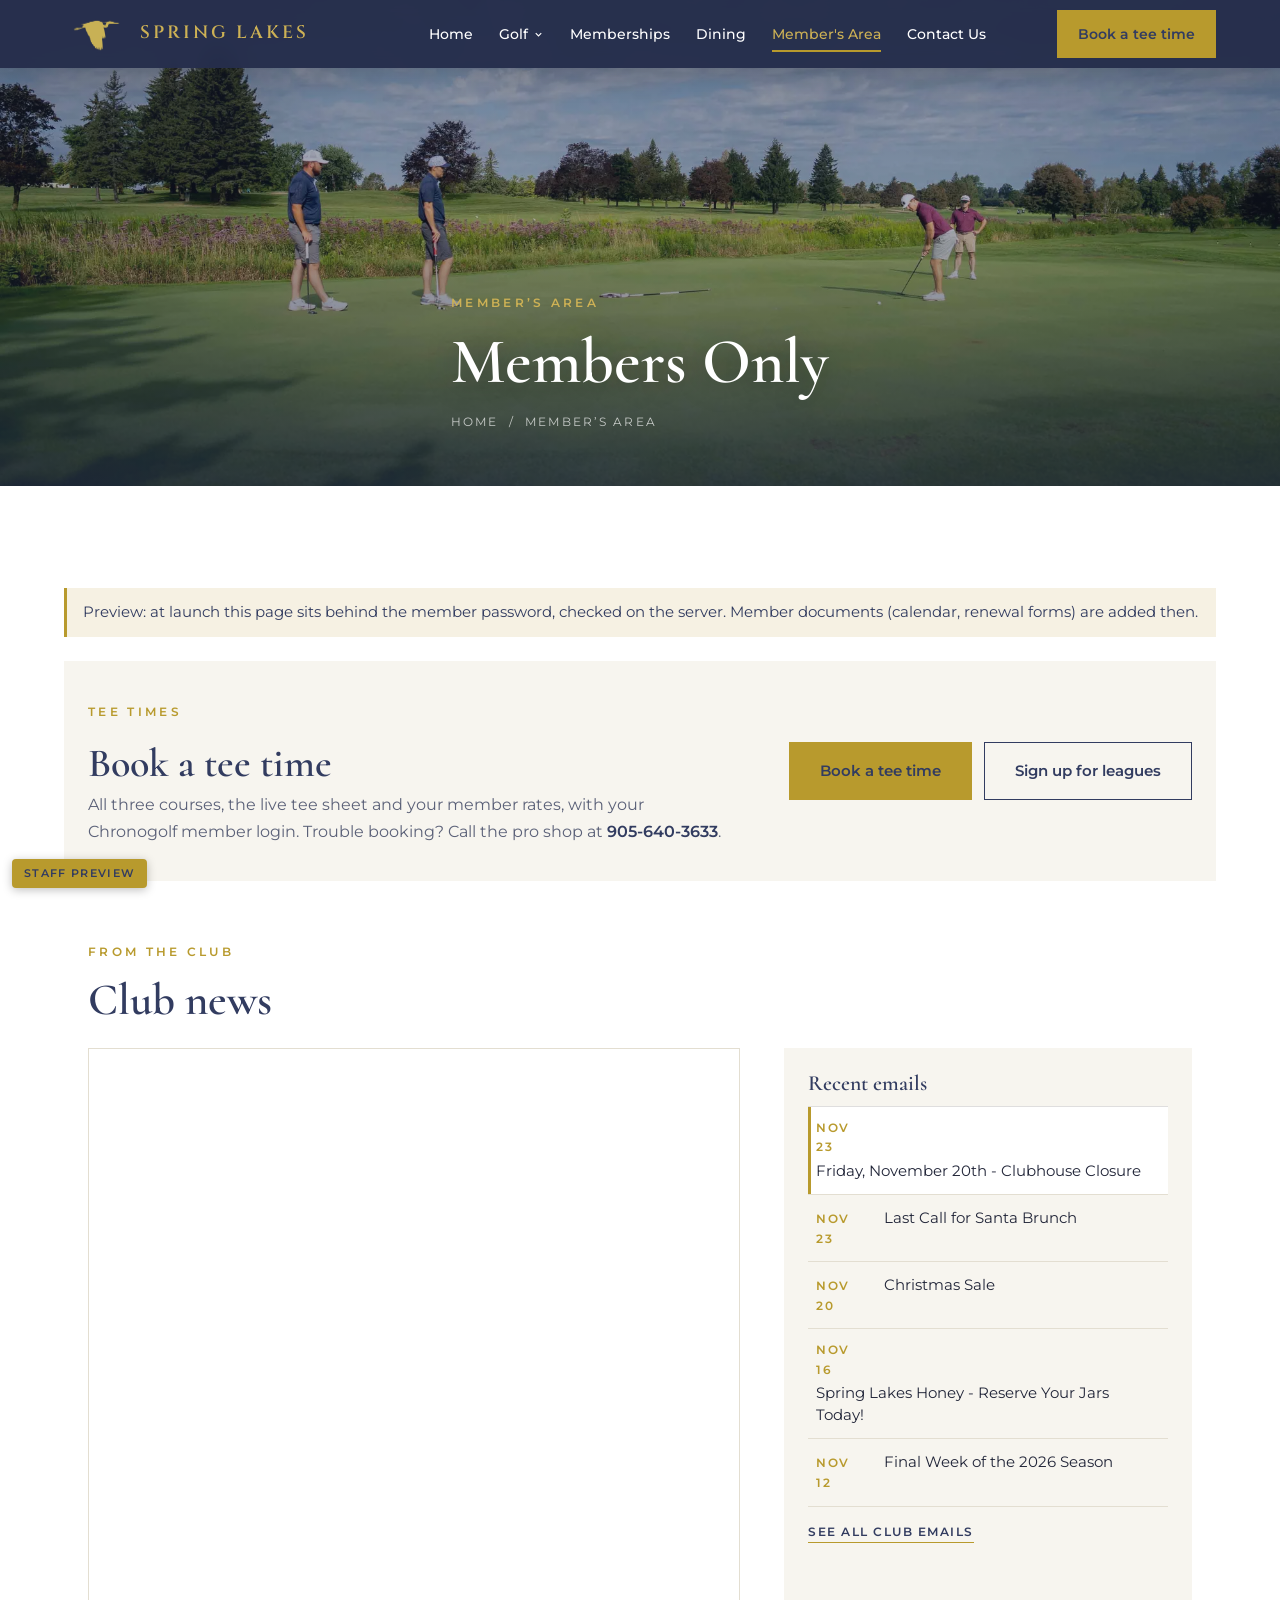
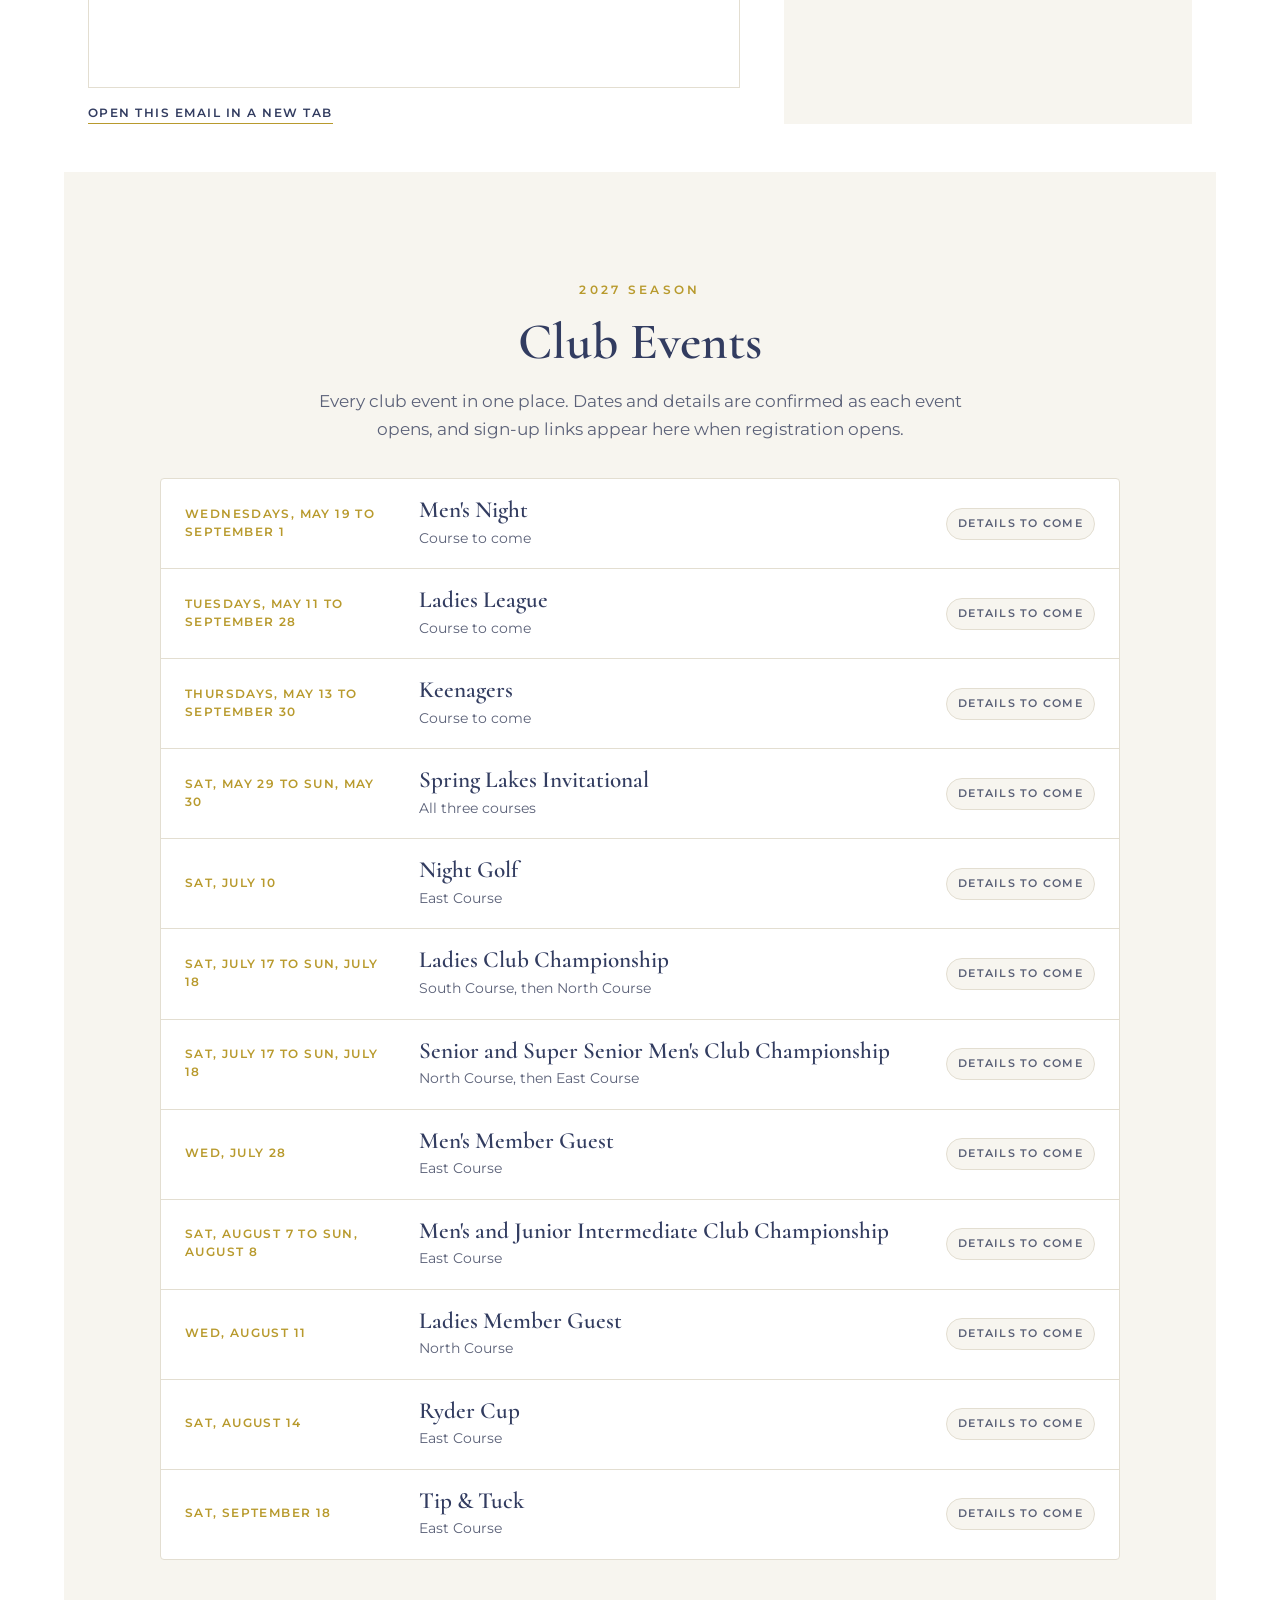
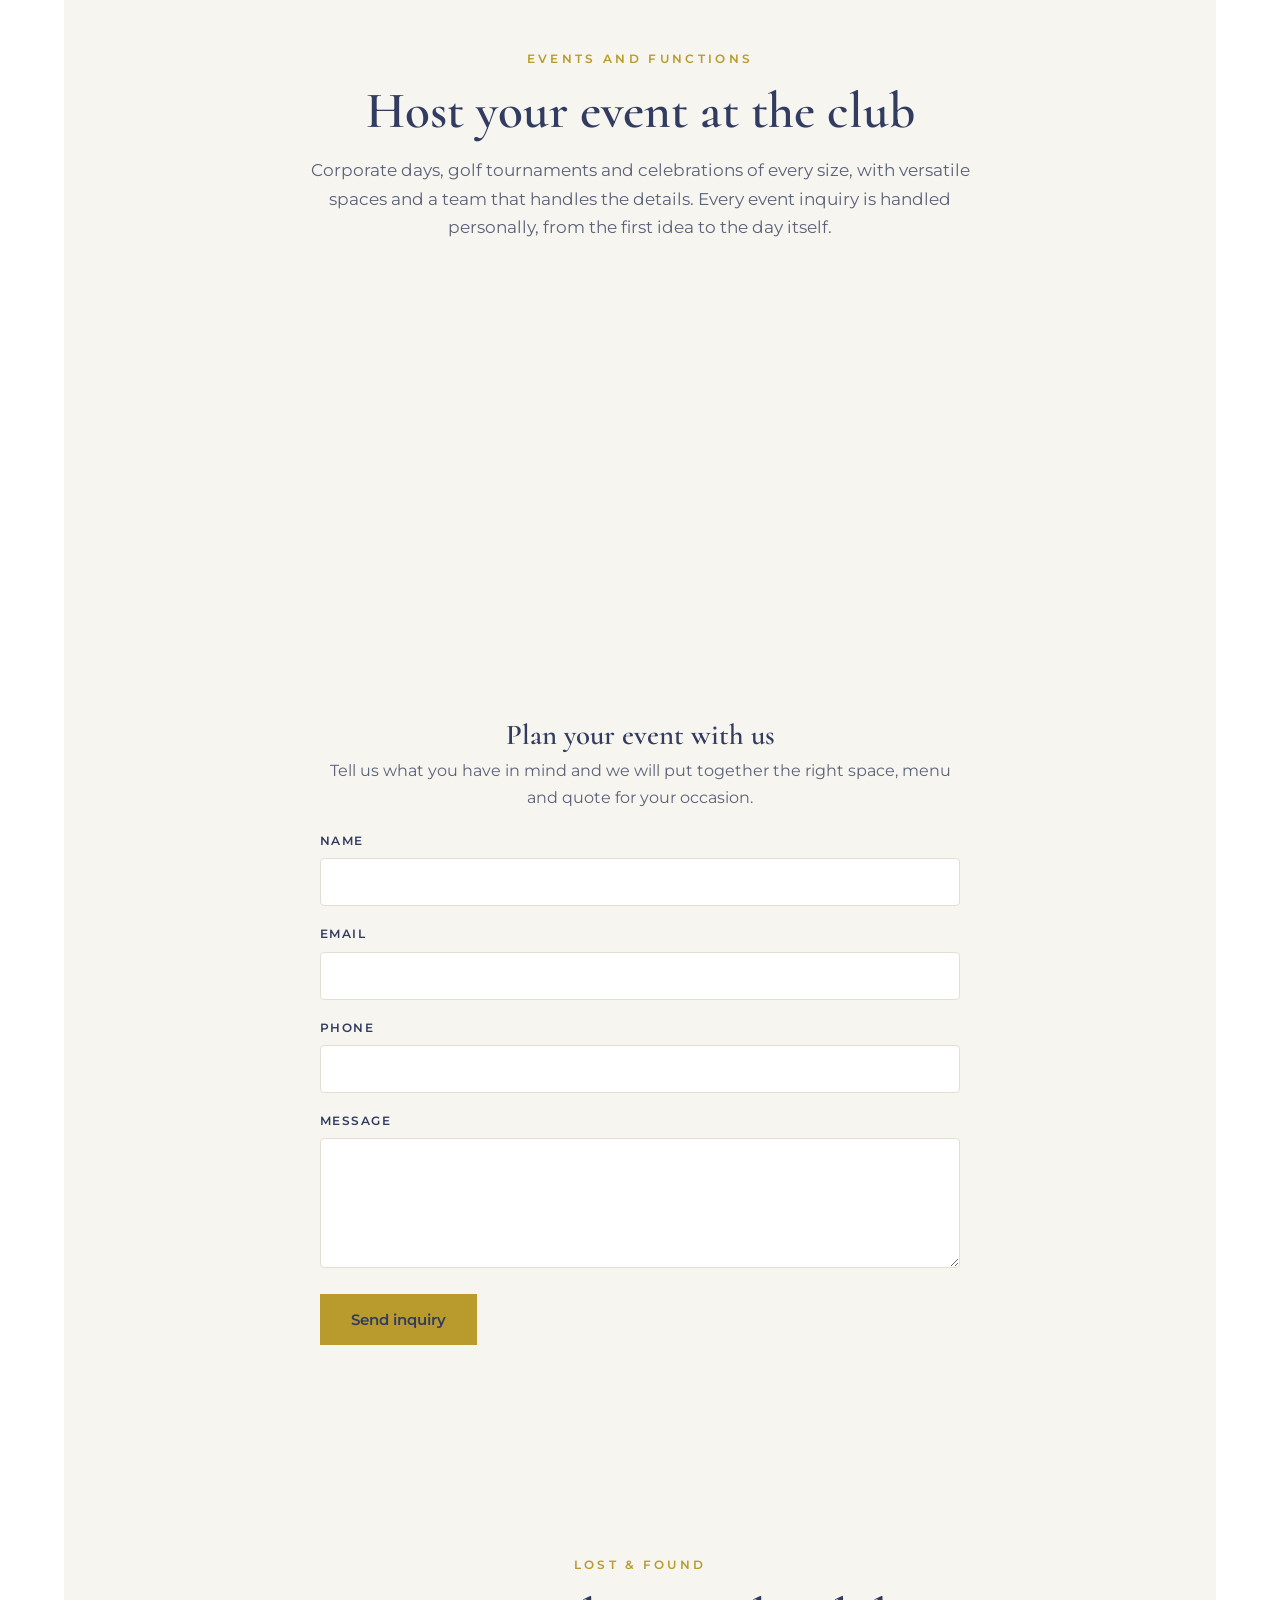
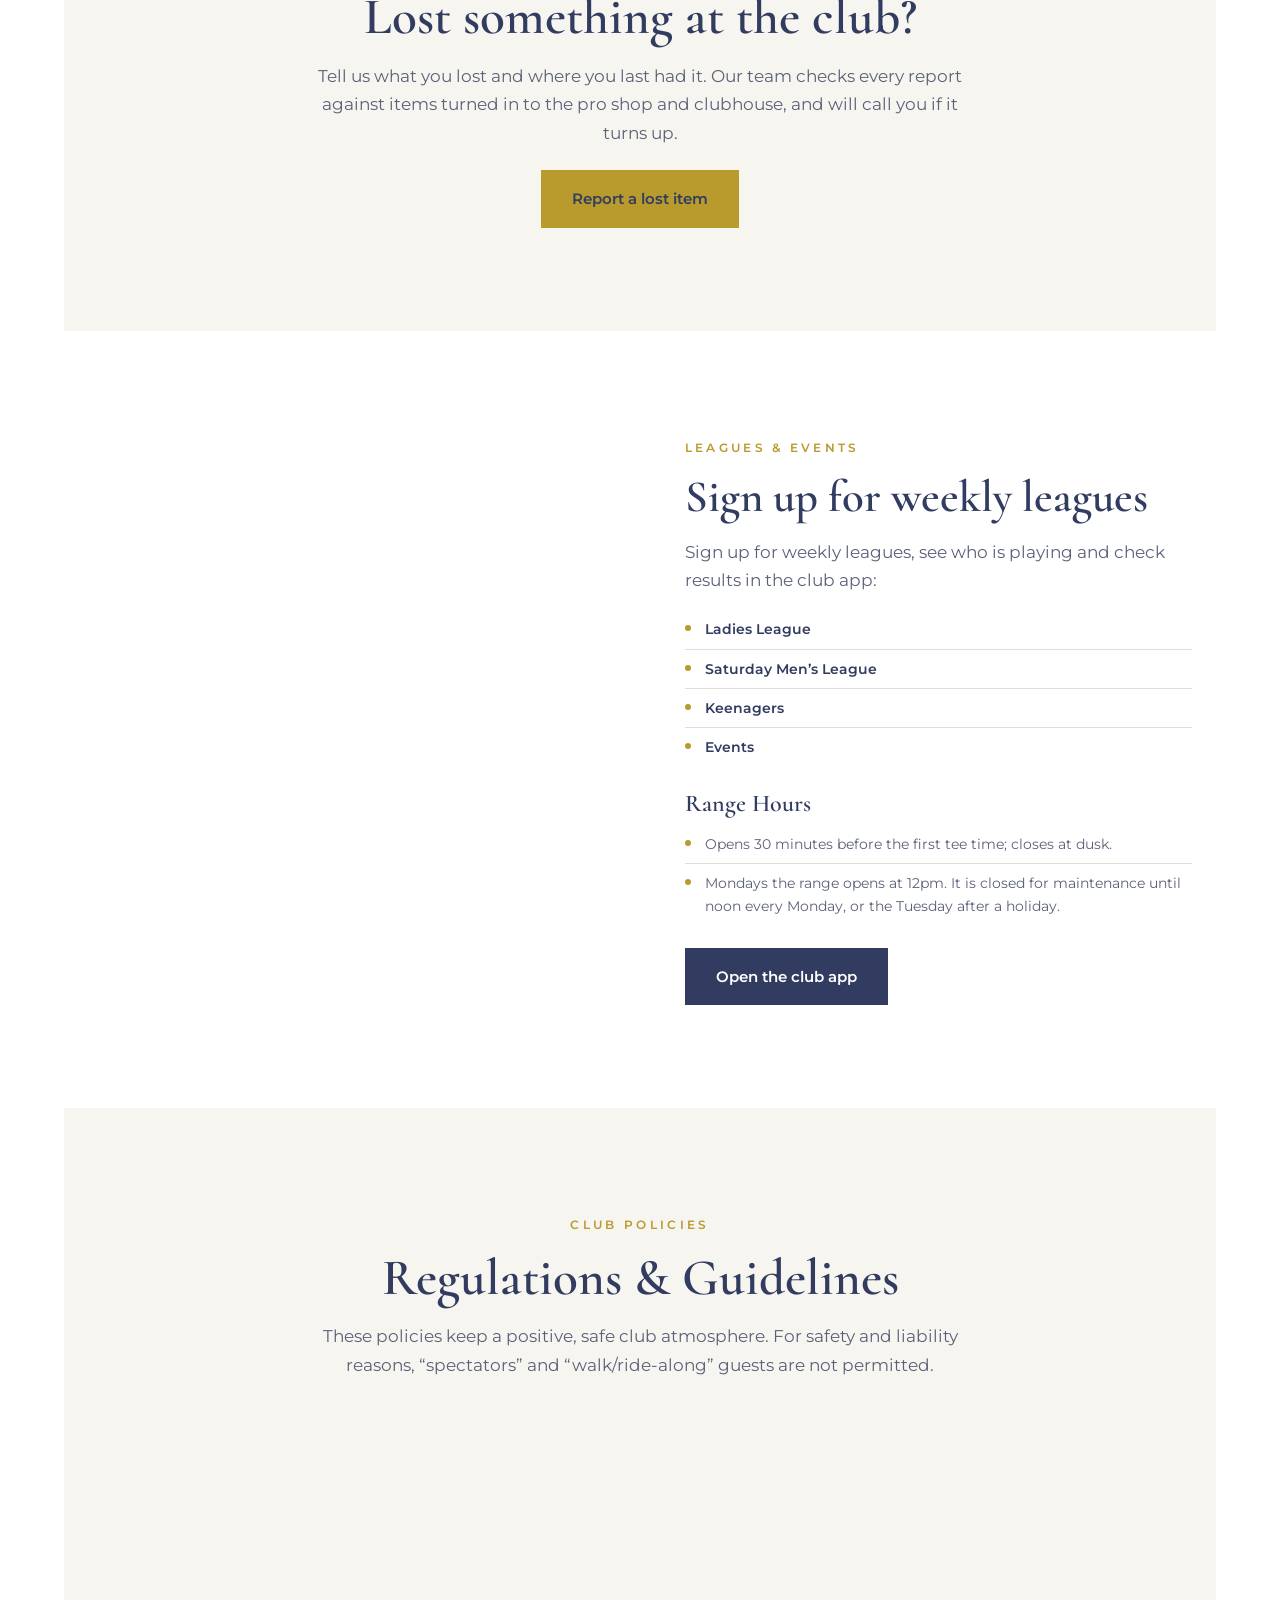
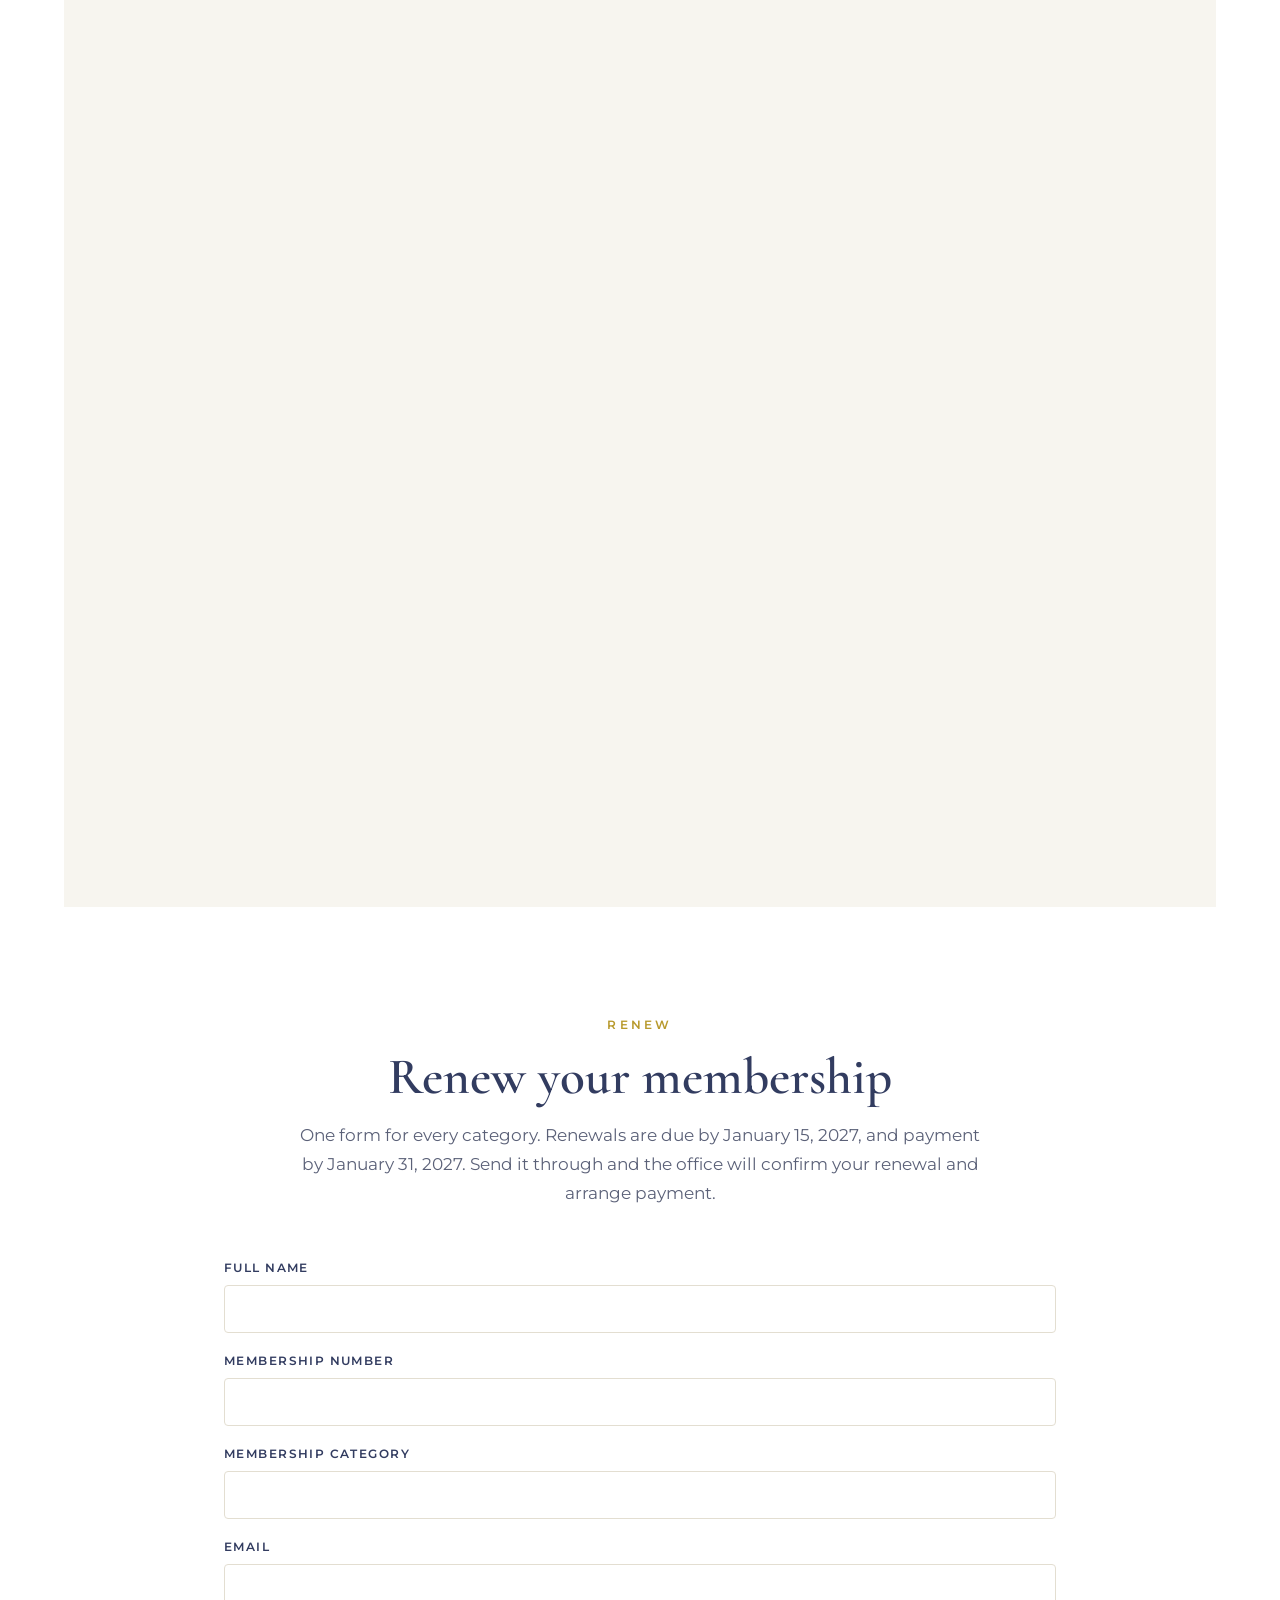
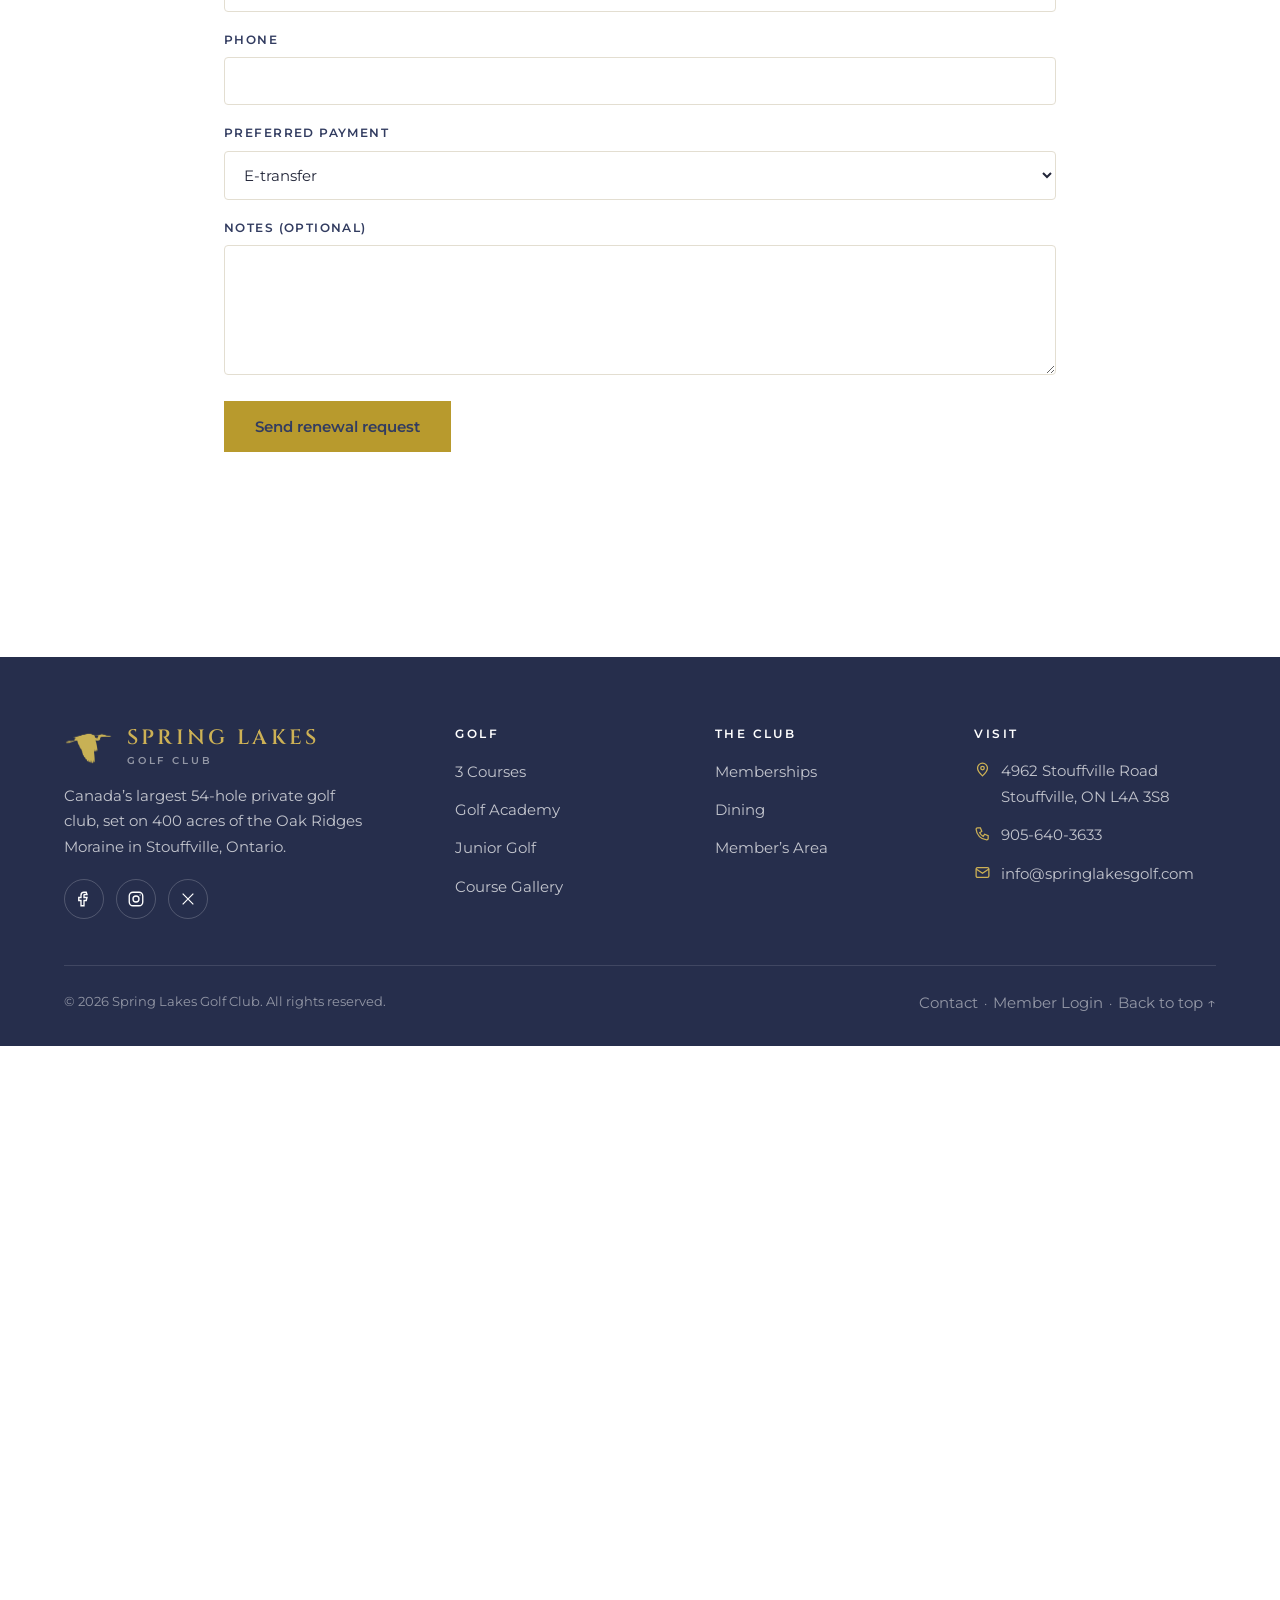
<file: tournaments/index.html>
<!doctype html><meta charset="utf-8"><meta name="robots" content="noindex"><title>Member Events | Spring Lakes Golf Club</title><meta name="description" content="Club events at Spring Lakes are for members. Find them in the Member’s Area."><meta property="og:type" content="website"><meta property="og:site_name" content="Spring Lakes Golf Club"><meta property="og:title" content="Member Events | Spring Lakes Golf Club"><meta property="og:description" content="Club events at Spring Lakes are for members. Find them in the Member’s Area."><meta property="og:url" content="https://springlakesgolf.github.io/website/tournaments/"><meta property="og:image" content="https://springlakesgolf.github.io/website/assets/img/hero-aerial.jpg"><meta property="og:image:alt" content="Spring Lakes from the air in autumn, with the island green, ponds and fairways"><meta name="twitter:card" content="summary_large_image"><meta http-equiv="refresh" content="0; url=../members/#events"><link rel="canonical" href="../members/"><a href="../members/#events">Member events</a>
</file>
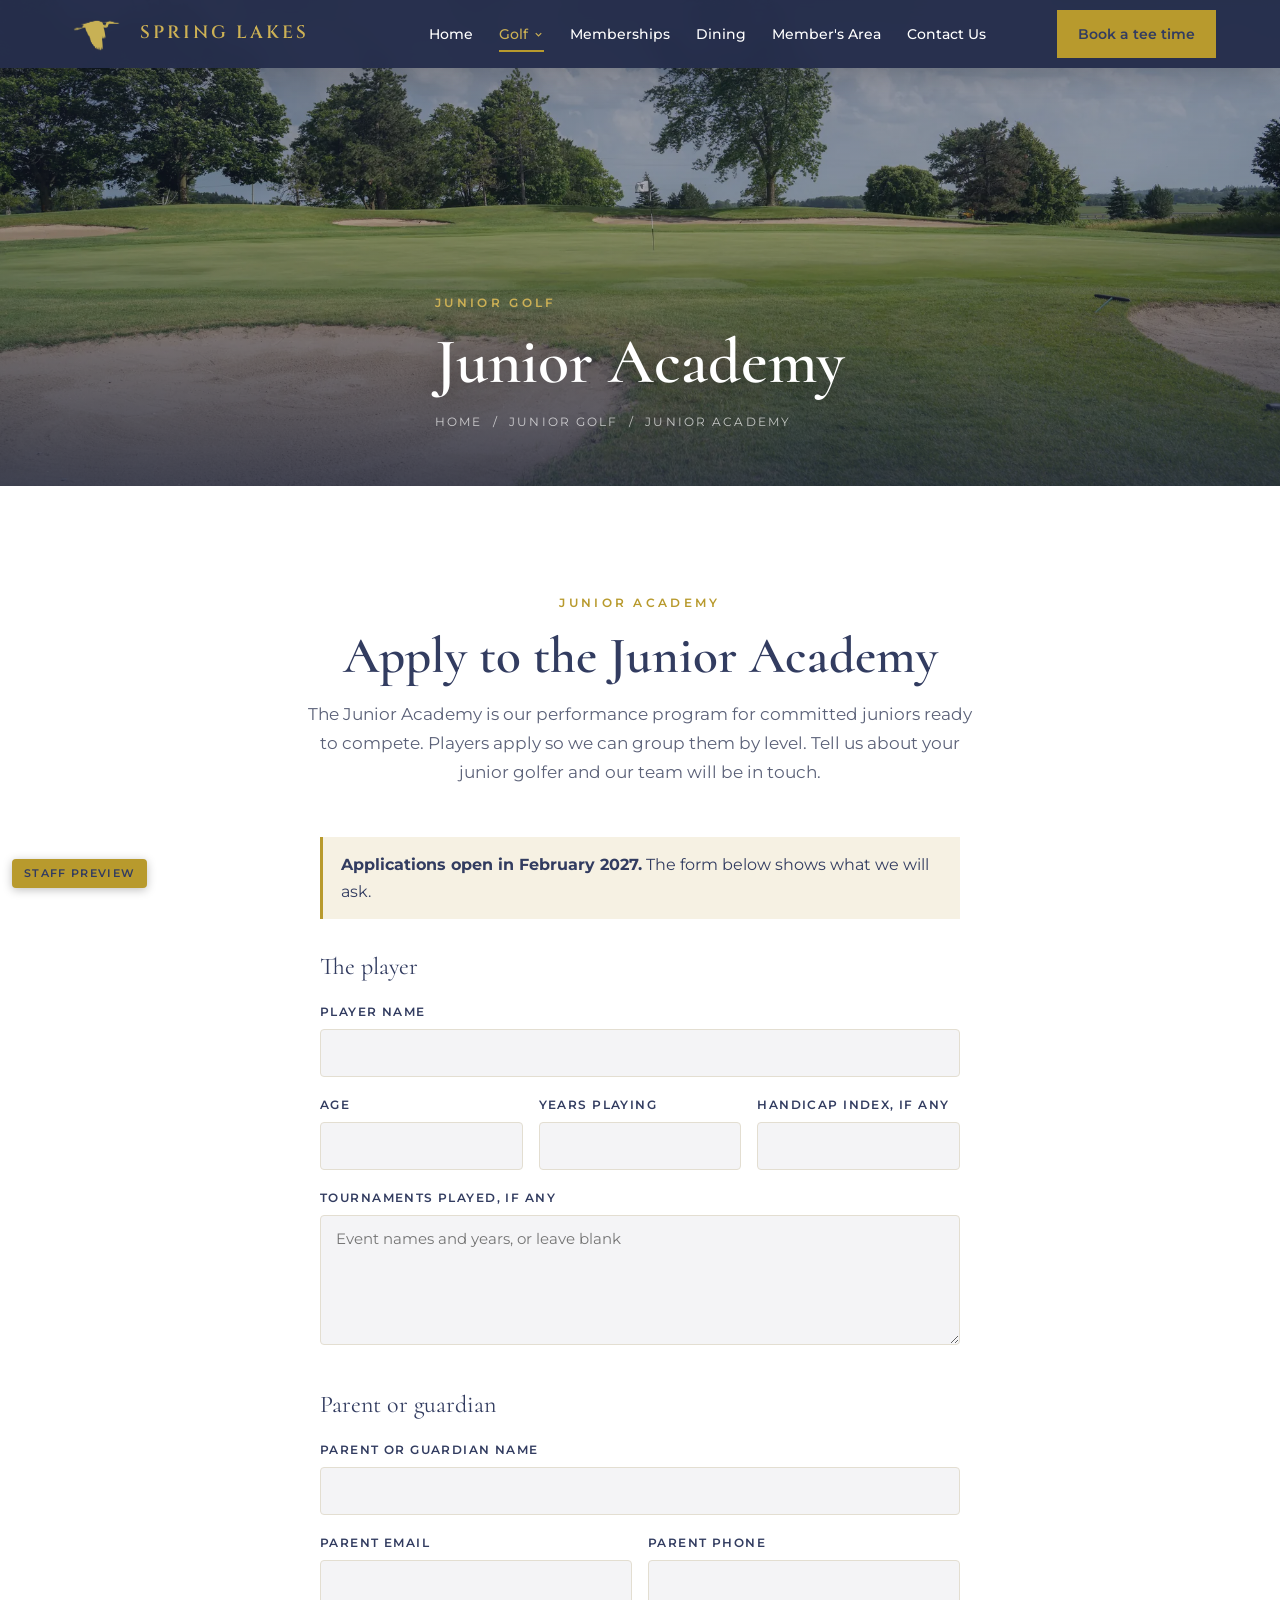
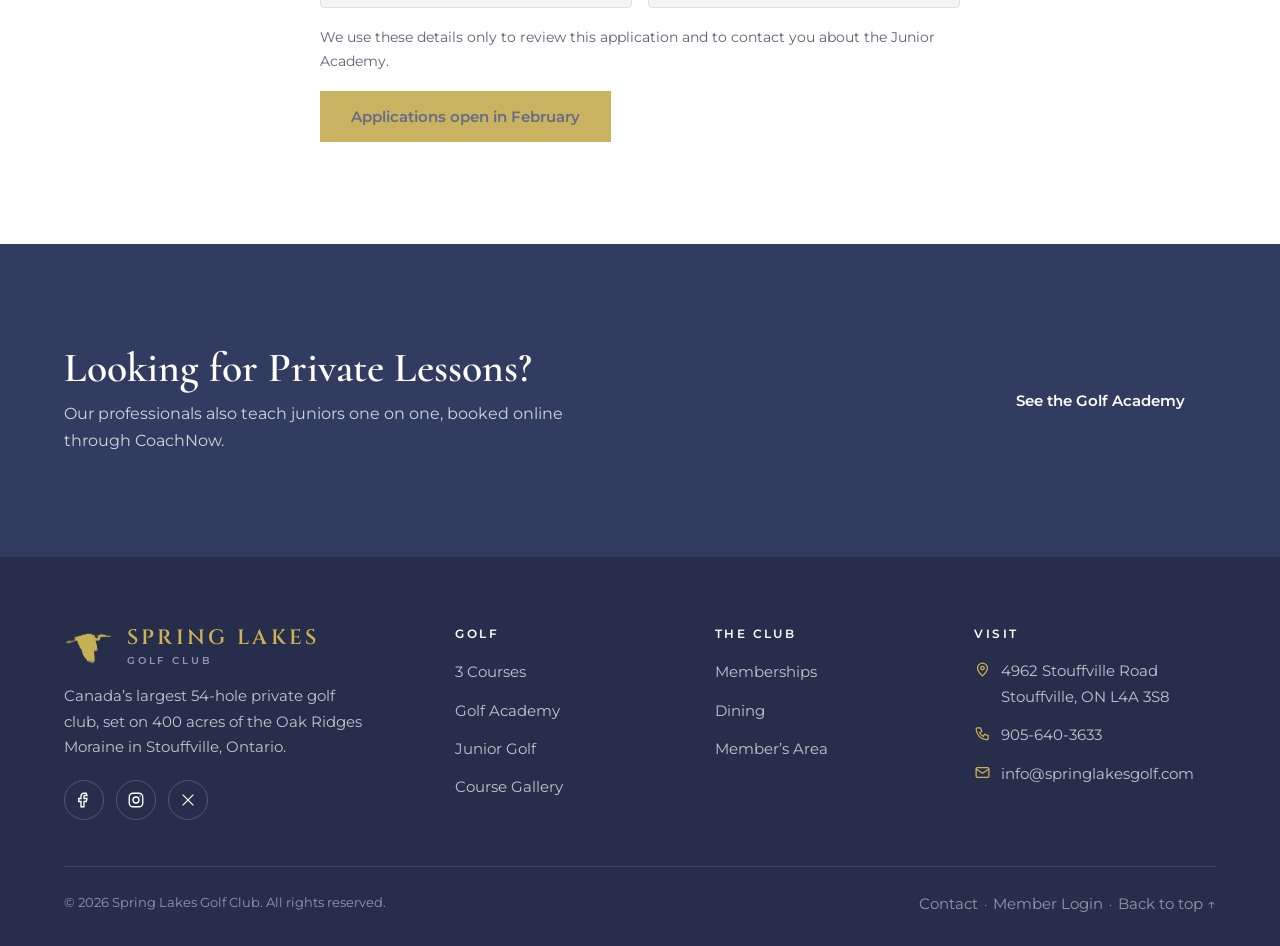
<file: junior-golf/academy/index.html>
<!doctype html><html lang="en"><head><link rel="icon" type="image/png" href="../../assets/img/heron-flying-icon-64.png"><link rel="apple-touch-icon" href="../../assets/img/heron-flying-touch.png"><meta name="robots" content="noindex,nofollow"><style>.preview-pill{position:fixed;left:12px;bottom:12px;z-index:9999;background:#B89A2D;color:#323C60;font:600 11px/1 Montserrat,sans-serif;letter-spacing:.12em;text-transform:uppercase;padding:9px 12px;border-radius:4px;box-shadow:0 2px 10px rgba(0,0,0,.25)}.preview-note{background:#f6f1e3;border-left:3px solid #B89A2D;padding:12px 16px;margin:0 0 24px;font-size:.92rem;color:#323C60}</style><meta charset="utf-8"><meta name="viewport" content="width=device-width, initial-scale=1"><title>Junior Academy Application | Spring Lakes Golf Club</title><meta name="description" content="Apply to the Spring Lakes Junior Academy, our performance program for committed junior golfers."><meta property="og:type" content="website"><meta property="og:site_name" content="Spring Lakes Golf Club"><meta property="og:title" content="Junior Academy Application | Spring Lakes Golf Club"><meta property="og:description" content="Apply to the Spring Lakes Junior Academy, our performance program for committed junior golfers."><meta property="og:url" content="https://springlakesgolf.github.io/website/junior-golf/academy/"><meta property="og:image" content="https://springlakesgolf.github.io/website/assets/img/hero-aerial.jpg"><meta property="og:image:alt" content="Spring Lakes from the air in autumn, with the island green, ponds and fairways"><meta name="twitter:card" content="summary_large_image"><link rel="stylesheet" href="../../assets/css/style.css"></head><body><a href="#main" class="btn btn-gold" style="position:absolute;left:-9999px;top:0;z-index:999" onfocus="this.style.left='8px'" onblur="this.style.left='-9999px'">Skip to content</a><header class="header page-mode" id="header"><div class="container nav"><a class="brand" href="../../" aria-label="Spring Lakes Golf Club home"><img class="heron" src="../../assets/img/heron-gold.png" width="416" height="321" alt=""><span class="wordmark">Spring Lakes</span></a><nav aria-label="Primary"><ul class="nav-links"><li><a href="../../">Home</a></li><li class="has-sub"><a href="../../golf/" aria-current="page">Golf <svg width="11" height="11" viewBox="0 0 24 24" fill="none" stroke="currentColor" stroke-width="2.5"><path d="M6 9l6 6 6-6"/></svg></a><ul class="submenu"><li><a href="../../golf/">3 Courses<svg class="sub-arrow" width="14" height="10" viewBox="0 0 16 10" fill="none" stroke="currentColor" stroke-width="1.5" aria-hidden="true"><path d="M0 5h14M10 1l4 4-4 4"/></svg></a></li><li><a href="../../golf-academy/">Golf Academy<svg class="sub-arrow" width="14" height="10" viewBox="0 0 16 10" fill="none" stroke="currentColor" stroke-width="1.5" aria-hidden="true"><path d="M0 5h14M10 1l4 4-4 4"/></svg></a></li><li><a href="../../junior-golf/" aria-current="page">Junior Golf<svg class="sub-arrow" width="14" height="10" viewBox="0 0 16 10" fill="none" stroke="currentColor" stroke-width="1.5" aria-hidden="true"><path d="M0 5h14M10 1l4 4-4 4"/></svg></a></li><li><a href="../../course-gallery/">Course Gallery<svg class="sub-arrow" width="14" height="10" viewBox="0 0 16 10" fill="none" stroke="currentColor" stroke-width="1.5" aria-hidden="true"><path d="M0 5h14M10 1l4 4-4 4"/></svg></a></li></ul></li><li><a href="../../memberships/">Memberships</a></li><li><a href="../../food-beverage/">Dining</a></li><li><a href="../../members/">Member's Area</a></li><li><a href="../../contact-us/">Contact Us</a></li></ul></nav><div class="nav-cta"><a class="btn btn-gold" href="../../members/#book">Book a tee time</a><button class="btn menu-toggle" id="menuToggle" aria-label="Open menu" aria-expanded="false"><svg width="26" height="26" viewBox="0 0 24 24" fill="none" stroke-width="2"><path d="M3 6h18M3 12h18M3 18h18"/></svg></button></div></div></header><div class="drawer" id="drawer" aria-hidden="true"><div class="drawer-top"><span class="wordmark">Spring Lakes</span><button class="drawer-close" id="drawerClose" aria-label="Close menu"><svg width="26" height="26" viewBox="0 0 24 24" fill="none" stroke-width="2"><path d="M6 6l12 12M18 6L6 18"/></svg></button></div><a href="../../">Home</a><a href="../../golf/">Golf</a><a class="sub" href="../../golf/">3 Courses</a><a class="sub" href="../../golf-academy/">Golf Academy</a><a class="sub" href="../../junior-golf/">Junior Golf</a><a class="sub" href="../../course-gallery/">Course Gallery</a><a href="../../memberships/">Memberships</a><a href="../../food-beverage/">Dining</a><a href="../../members/">Member's Area</a><a href="../../contact-us/">Contact Us</a><a class="btn btn-gold" href="../../members/#book">Book a tee time</a></div><section class="page-hero" id="top"><div class="ph-bg"><img src="../../assets/img/sl26-bunker-blue-sky.webp" width="2000" height="1333" alt="A bunker and fairway under a blue summer sky" data-photo="junior-golf:g26" style="--pos:50% 60%;--pos-m:30% 50%" fetchpriority="high"></div><div class="container"><span class="eyebrow" style="color:var(--gold-soft)">Junior Golf</span><h1>Junior Academy</h1><div class="breadcrumb"><a href="../../">Home</a> &nbsp;/&nbsp; <a href="../../junior-golf/">Junior Golf</a> &nbsp;/&nbsp; Junior Academy</div></div></section><main id="main"><section class="ac-section"><div class="container narrow"><div class="section-head center"><span class="eyebrow reveal">Junior Academy</span><h2 class="reveal d1">Apply to the Junior Academy</h2><p class="reveal d2">The Junior Academy is our performance program for committed juniors ready to compete. Players apply so we can group them by level. Tell us about your junior golfer and our team will be in touch.</p></div><p class="ac-closed" role="status"><strong>Applications open in February 2027.</strong> The form below shows what we will ask.</p><form class="inquiry-form ac-form" id="academy-form" data-live data-exec="" data-open="0" novalidate><div class="hp" aria-hidden="true"><label for="ac-w">Website</label><input name="website" id="ac-w" type="text" tabindex="-1" autocomplete="off"></div><fieldset disabled><legend>The player</legend><div class="field"><label for="ac-player">Player name</label><input name="player" id="ac-player" type="text" autocomplete="off" required></div><div class="ac-row"><div class="field"><label for="ac-age">Age</label><input name="age" id="ac-age" type="number" min="5" max="18" step="1" inputmode="numeric" required></div><div class="field"><label for="ac-years">Years playing</label><input name="years" id="ac-years" type="number" min="0" max="17" step="1" inputmode="numeric" required></div><div class="field"><label for="ac-handicap">Handicap index, if any</label><input name="handicap" id="ac-handicap" type="text" autocomplete="off"></div></div><div class="field"><label for="ac-tournaments">Tournaments played, if any</label><textarea name="tournaments" id="ac-tournaments" placeholder="Event names and years, or leave blank"></textarea></div></fieldset><fieldset disabled><legend>Parent or guardian</legend><div class="field"><label for="ac-parent">Parent or guardian name</label><input name="parent" id="ac-parent" type="text" autocomplete="name" required></div><div class="ac-row two"><div class="field"><label for="ac-email">Parent email</label><input name="email" id="ac-email" type="email" autocomplete="email" required></div><div class="field"><label for="ac-phone">Parent phone</label><input name="phone" id="ac-phone" type="tel" autocomplete="tel" required></div></div><p class="ac-privacy">We use these details only to review this application and to contact you about the Junior Academy.</p><button class="btn btn-gold" type="submit">Applications open in February</button></fieldset><p class="form-note note" style="display:none" role="status"></p></form></div></section></main><section class="cta-band navy"><div class="container"><div><h2>Looking for Private Lessons?</h2><p>Our professionals also teach juniors one on one, booked online through CoachNow.</p></div><a class="btn btn-navy" href="../../golf-academy/">See the Golf Academy</a></div></section><footer class="footer"><div class="container"><div class="footer-grid"><div class="f-brand"><div class="f-lock"><img class="heron" src="../../assets/img/heron-gold.png" width="416" height="321" alt=""><span class="wordmark">Spring Lakes<span class="wordmark-sub">Golf Club</span></span></div><p>Canada’s largest 54-hole private golf club, set on 400 acres of the Oak Ridges Moraine in Stouffville, Ontario.</p><div class="socials"><a href="https://www.facebook.com/SpringLakesGC/" target="_blank" rel="noopener" aria-label="Facebook"><svg width="18" height="18" viewBox="0 0 24 24" fill="none" stroke-width="1.8"><path d="M15 3h-3a4 4 0 00-4 4v3H5v4h3v7h4v-7h3l1-4h-4V7a1 1 0 011-1h3z"/></svg></a><a href="https://www.instagram.com/springlakesgolfclub/" target="_blank" rel="noopener" aria-label="Instagram"><svg width="18" height="18" viewBox="0 0 24 24" fill="none" stroke-width="1.8"><rect x="3" y="3" width="18" height="18" rx="5"/><circle cx="12" cy="12" r="4"/><circle cx="17.5" cy="6.5" r="1" fill="currentColor" stroke="none"/></svg></a><a href="https://twitter.com/springlakesgc" target="_blank" rel="noopener" aria-label="X"><svg width="16" height="16" viewBox="0 0 24 24" fill="none" stroke-width="1.8"><path d="M4 4l16 16M20 4L4 20"/></svg></a></div></div><div><h4>Golf</h4><ul><li><a href="../../golf/">3 Courses</a></li><li><a href="../../golf-academy/">Golf Academy</a></li><li><a href="../../junior-golf/">Junior Golf</a></li><li><a href="../../course-gallery/">Course Gallery</a></li></ul></div><div><h4>The Club</h4><ul><li><a href="../../memberships/">Memberships</a></li><li><a href="../../food-beverage/">Dining</a></li><li><a href="../../members/">Member’s Area</a></li></ul></div><div><h4>Visit</h4><div class="contact-line"><svg width="17" height="17" viewBox="0 0 24 24" fill="none" stroke-width="1.8"><path d="M12 21s-7-6.2-7-11a7 7 0 1114 0c0 4.8-7 11-7 11z"/><circle cx="12" cy="10" r="2.5"/></svg><a href="https://maps.app.goo.gl/oUrsJTPRRTtUL7pr9" target="_blank" rel="noopener">4962 Stouffville Road<br>Stouffville, ON L4A 3S8</a></div><div class="contact-line"><svg width="17" height="17" viewBox="0 0 24 24" fill="none" stroke-width="1.8"><path d="M5 4h4l2 5-3 2a12 12 0 005 5l2-3 5 2v4a2 2 0 01-2 2A16 16 0 013 6a2 2 0 012-2z"/></svg><a href="tel:9056403633">905-640-3633</a></div><div class="contact-line"><svg width="17" height="17" viewBox="0 0 24 24" fill="none" stroke-width="1.8"><rect x="3" y="5" width="18" height="14" rx="2"/><path d="M3 7l9 6 9-6"/></svg><a href="mailto:info@springlakesgolf.com">info@springlakesgolf.com</a></div></div></div><div class="footer-bottom"><span>© 2026 Spring Lakes Golf Club. All rights reserved.</span><span><a href="../../contact-us/">Contact</a> &nbsp;·&nbsp; <a href="../../members/">Member Login</a> &nbsp;·&nbsp; <a href="#top">Back to top ↑</a></span></div></div></footer><script src="../../assets/js/site.js"></script><div class="preview-pill" aria-hidden="true">Staff preview</div><script src="../../assets/js/edit-mode.js" defer></script><script src="../../assets/js/academy.js" defer></script></body></html>
</file>
<file: assets/css/style.css>
@import url('https://fonts.googleapis.com/css2?family=Cinzel:wght@400;500;600&family=Cormorant:wght@400;500;600;700&family=Montserrat:wght@300;400;500;600;700&display=swap');
:root{
  --navy:#323C60;--navy-deep:#262e4c;--gold:#B89A2D;--gold-soft:#cdb155;
  --white:#fff;--cream:#f7f5ef;--cream-2:#efece2;--line:#e3ded1;--ink:#222639;--muted:#5b6178;
  --serif:'Cormorant',Georgia,serif;--sans:'Montserrat',-apple-system,BlinkMacSystemFont,'Segoe UI',Roboto,Arial,sans-serif;--display:'Cinzel',Georgia,serif;
  --container:1200px;--radius:4px;--shadow-md:0 18px 50px rgba(38,46,76,.18);--shadow-sm:0 6px 22px rgba(38,46,76,.08);--ease:cubic-bezier(.2,.7,.2,1);
}
*{box-sizing:border-box}
html{scroll-behavior:smooth}
body{margin:0;font-family:var(--sans);color:var(--ink);background:var(--white);font-size:16px;line-height:1.7;-webkit-font-smoothing:antialiased;overflow-x:hidden}
h1,h2,h3,h4{font-family:var(--serif);font-weight:600;line-height:1.1;color:var(--navy);margin:0}
p{margin:0 0 1rem}
a{color:inherit;text-decoration:none}
img{max-width:100%;display:block}
.container{max-width:var(--container);margin:0 auto;padding:0 24px}
.narrow{max-width:880px}
.eyebrow{font-family:var(--sans);font-size:.74rem;font-weight:600;letter-spacing:.28em;text-transform:uppercase;color:var(--gold);margin:0 0 .9rem;display:inline-block}
.script{font-family:var(--serif);color:var(--navy);line-height:1.08;font-weight:600}
.center{text-align:center}
.btn{display:inline-flex;align-items:center;gap:.6rem;cursor:pointer;font-family:var(--sans);font-weight:600;font-size:.82rem;letter-spacing:.12em;text-transform:uppercase;padding:15px 30px;border-radius:var(--radius);border:1.5px solid transparent;transition:background .25s var(--ease),color .25s,border-color .25s,transform .2s;min-height:48px}
.btn:focus-visible{outline:3px solid var(--gold-soft);outline-offset:3px}
.btn-gold{background:var(--gold);color:var(--navy)}
.btn-gold:hover{background:#c9aa33;transform:translateY(-2px)}
.btn-navy{background:var(--navy);color:#fff}.btn-navy:hover{background:var(--navy-deep);transform:translateY(-2px)}
.btn-ghost{background:rgba(255,255,255,.06);color:#fff;border-color:rgba(255,255,255,.55)}.btn-ghost:hover{background:rgba(255,255,255,.16);border-color:#fff}
.btn-ghost-navy{background:transparent;color:var(--navy);border-color:rgba(50,60,96,.4)}.btn-ghost-navy:hover{background:var(--navy);color:#fff;border-color:var(--navy)}

/* Header */
.header{position:fixed;inset:0 0 auto 0;z-index:100;transition:background .35s var(--ease),box-shadow .35s,padding .35s;padding:22px 0}
.header.solid,.header.scrolled{background:rgba(38,46,76,.97);box-shadow:0 6px 30px rgba(0,0,0,.18);padding:10px 0;backdrop-filter:blur(8px)}
.nav{display:flex;align-items:center;justify-content:space-between;gap:18px}
.brand{display:flex;align-items:center;gap:16px;margin-right:48px;padding-left:8px}
.brand .heron{height:40px;width:auto}
.brand .wordmark{font-family:var(--display);color:var(--gold-soft);font-size:1.12rem;font-weight:600;letter-spacing:.17em;text-transform:uppercase;line-height:1;white-space:nowrap}
.nav-links{display:flex;align-items:center;gap:26px;list-style:none;margin:0;padding:0}
.nav-links>li{position:relative}
.nav-links>li>a{color:#fff;font-size:.79rem;font-weight:500;letter-spacing:.08em;text-transform:uppercase;padding:8px 0;display:inline-flex;align-items:center;gap:5px;position:relative}
.nav-links>li>a::after{content:"";position:absolute;left:0;bottom:2px;height:2px;width:0;background:var(--gold);transition:width .28s var(--ease)}
.nav-links>li>a:hover,.nav-links>li>a[aria-current]{color:var(--gold-soft)}
.nav-links>li>a:hover::after,.nav-links>li>a[aria-current]::after{width:100%}
.nav-links a:focus-visible{outline:2px solid var(--gold);outline-offset:4px;border-radius:2px}
.submenu{position:absolute;top:100%;left:-16px;background:rgba(38,46,76,.99);min-width:210px;border:1px solid rgba(184,154,45,.25);border-radius:var(--radius);padding:8px 0;opacity:0;visibility:hidden;transform:translateY(8px);transition:opacity .22s var(--ease),transform .22s,visibility .22s;box-shadow:var(--shadow-md);list-style:none;margin:6px 0 0}
.has-sub:hover .submenu,.has-sub:focus-within .submenu{opacity:1;visibility:visible;transform:none}
.submenu li a{display:block;padding:10px 20px;color:rgba(255,255,255,.85);font-size:.78rem;letter-spacing:.05em;text-transform:uppercase;transition:background .2s,color .2s}
.submenu li a:hover{background:rgba(184,154,45,.15);color:var(--gold-soft)}
.nav-cta{display:flex;align-items:center;gap:12px}
.nav-cta .btn{padding:10px 20px;min-height:40px;white-space:nowrap}
.menu-toggle{display:none;background:none;border:0;cursor:pointer;padding:8px;width:44px;height:44px;align-items:center;justify-content:center}
.menu-toggle svg{stroke:#fff}

/* Hero (home) */
.hero{position:relative;min-height:100svh;min-height:100vh;display:flex;align-items:center;overflow:hidden;background:#1f2740}
.hero-bg{position:absolute;inset:0;z-index:0}
.hero-bg img{width:100%;height:100%;object-fit:cover;object-position:center 45%}
.hero-scrim{position:absolute;inset:0;z-index:1;background:linear-gradient(180deg,rgba(31,39,64,.74) 0%,rgba(31,39,64,.42) 45%,rgba(31,39,64,.7) 100%)}
.hero-inner{position:relative;z-index:2;padding-top:90px;padding-bottom:60px;max-width:860px}
.hero-eyebrow{display:inline-flex;align-items:center;color:var(--gold-soft);font-size:.78rem;font-weight:600;letter-spacing:.24em;text-transform:uppercase;margin-bottom:1.1rem;text-shadow:0 1px 12px rgba(0,0,0,.4)}.hero-eyebrow::before{content:'';width:42px;height:1px;background:var(--gold-soft);margin-right:16px}
.hero h1{color:#fff;font-size:clamp(2.5rem,6.4vw,5.1rem);font-weight:600;text-shadow:0 2px 36px rgba(0,0,0,.45)}
.hero h1 em{font-style:normal;color:var(--gold-soft)}
.hero p.lead{color:rgba(255,255,255,.92);font-size:clamp(1.02rem,1.6vw,1.22rem);max-width:580px;margin:1.4rem 0 2rem;font-weight:300}
.hero-cta{display:flex;flex-wrap:wrap;gap:14px}
.scroll-cue{position:absolute;left:50%;bottom:24px;transform:translateX(-50%);z-index:2;color:rgba(255,255,255,.8);display:flex;flex-direction:column;align-items:center;gap:8px;font-size:.66rem;letter-spacing:.25em;text-transform:uppercase}
.scroll-cue span{width:1px;height:44px;background:linear-gradient(var(--gold),transparent);animation:cue 2.2s var(--ease) infinite}
@keyframes cue{0%{opacity:.2;transform:scaleY(.3);transform-origin:top}50%{opacity:1;transform:scaleY(1);transform-origin:top}100%{opacity:.2;transform:scaleY(.3);transform-origin:bottom}}

/* Page hero (interior) */
.page-hero{position:relative;min-height:54vh;display:flex;align-items:flex-end;overflow:hidden;background:#1f2740;padding-bottom:54px}
.page-hero .ph-bg{position:absolute;inset:0;z-index:0}
.page-hero .ph-bg img{width:100%;height:100%;object-fit:cover;object-position:center}
.page-hero::after{content:"";position:absolute;inset:0;z-index:1;background:linear-gradient(180deg,rgba(31,39,64,.55) 0%,rgba(31,39,64,.35) 45%,rgba(31,39,64,.82) 100%)}
.page-hero .container{position:relative;z-index:2;padding-top:120px}
.page-hero h1{color:#fff;font-size:clamp(2.4rem,5.5vw,4rem);text-shadow:0 2px 30px rgba(0,0,0,.4)}
.page-hero .script{color:var(--gold-soft);font-size:clamp(2rem,5vw,3.2rem);display:block}
.breadcrumb{color:rgba(255,255,255,.7);font-size:.74rem;letter-spacing:.18em;text-transform:uppercase;margin-top:14px}
.breadcrumb a:hover{color:var(--gold-soft)}

section{padding:clamp(60px,8vw,108px) 0}
.section-head{max-width:680px;margin-bottom:50px}
.section-head.center{margin-left:auto;margin-right:auto}
.section-head h2{font-size:clamp(2.1rem,4.4vw,3.2rem)}
.section-head p{color:var(--muted);font-size:1.06rem;margin-top:1rem}
.bg-cream{background:var(--cream)}
.lead-text{font-size:1.18rem;color:var(--muted);max-width:760px}
.prose p{color:var(--muted);font-size:1.06rem}

/* Stats */
.stats{background:var(--navy);color:#fff}
.stats .container{display:grid;grid-template-columns:repeat(4,1fr)}
.stat{padding:42px 18px;text-align:center;border-right:1px solid rgba(255,255,255,.12)}
.stat:last-child{border-right:0}
.stat .num{font-family:var(--serif);font-size:clamp(2.4rem,4vw,3.4rem);font-weight:600;color:var(--gold-soft);line-height:1;font-variant-numeric:tabular-nums}
.stat .label{font-size:.72rem;letter-spacing:.2em;text-transform:uppercase;color:rgba(255,255,255,.8);margin-top:10px}

/* Split */
.split{display:grid;grid-template-columns:1.05fr 1fr;gap:clamp(32px,5vw,72px);align-items:center}
.figure-frame{border-radius:var(--radius);overflow:hidden;box-shadow:var(--shadow-md);background:#1f2740}
.figure-frame img{width:100%;height:100%;object-fit:cover}
.ratio-45{aspect-ratio:4/5}.ratio-54{aspect-ratio:5/4}.ratio-32{aspect-ratio:3/2}
.figure-wrap{position:relative}
.badge{position:absolute;left:-22px;bottom:-22px;background:var(--gold);color:var(--navy);padding:20px 24px;border-radius:var(--radius);box-shadow:var(--shadow-md);max-width:210px}
.badge .b-num{font-family:var(--serif);font-size:2.3rem;font-weight:700;line-height:1}
.badge .b-txt{font-size:.72rem;letter-spacing:.14em;text-transform:uppercase;font-weight:600;margin-top:4px}

/* Course cards */
.card-grid{display:grid;grid-template-columns:repeat(3,1fr);gap:26px}
.card-grid.two{grid-template-columns:repeat(2,1fr)}
.course-card{background:#fff;border:1px solid var(--line);border-radius:var(--radius);overflow:hidden;transition:transform .35s var(--ease),box-shadow .35s,border-color .35s}
.course-card:hover{transform:translateY(-6px);box-shadow:var(--shadow-md);border-color:transparent}
.course-art{height:220px;position:relative;overflow:hidden}
.course-art img{width:100%;height:100%;object-fit:cover;transition:transform .6s var(--ease)}
.course-card:hover .course-art img{transform:scale(1.06)}
.course-tag{position:absolute;top:14px;left:14px;background:rgba(38,46,76,.85);color:#fff;font-size:.62rem;letter-spacing:.18em;text-transform:uppercase;padding:6px 12px;border-radius:2px;z-index:2}
.course-body{padding:24px 26px 30px}
.course-body h3{font-size:2.2rem;margin-bottom:.3rem}
.course-body .holes{font-size:.72rem;letter-spacing:.18em;text-transform:uppercase;color:var(--gold);font-weight:600;margin-bottom:.7rem}
.course-body p{color:var(--muted);font-size:.96rem;margin-bottom:1.1rem}
.course-meta{display:flex;gap:18px;margin-bottom:1.1rem;flex-wrap:wrap}
.course-meta div .m-num{font-family:var(--serif);font-size:1.5rem;color:var(--navy);font-weight:600;line-height:1}
.course-meta div .m-lab{font-size:.62rem;letter-spacing:.16em;text-transform:uppercase;color:var(--muted)}
.link-arrow{font-size:.78rem;font-weight:600;letter-spacing:.12em;text-transform:uppercase;color:var(--navy);display:inline-flex;align-items:center;gap:8px}
.link-arrow svg{transition:transform .25s var(--ease)}
.course-card:hover .link-arrow svg,.link-arrow:hover svg{transform:translateX(5px)}

/* Feature list (perks) */
.perks{display:grid;grid-template-columns:repeat(3,1fr);gap:30px}
.perk .ic{width:50px;height:50px;border-radius:50%;display:flex;align-items:center;justify-content:center;margin-bottom:16px;background:rgba(184,154,45,.14)}
.perk .ic svg{stroke:var(--gold)}
.perk h3{font-size:1.45rem;margin-bottom:.4rem}
.perk p{color:var(--muted);font-size:.96rem;margin:0}
.on-navy{background:var(--navy);color:#fff;position:relative;overflow:hidden}
.on-navy h2,.on-navy h3{color:#fff}
.on-navy .perk .ic{background:rgba(184,154,45,.18)}.on-navy .perk .ic svg{stroke:var(--gold-soft)}
.on-navy .perk p,.on-navy .section-head p{color:rgba(255,255,255,.75)}
.on-navy .eyebrow{color:var(--gold-soft)}
.rings::before{content:"";position:absolute;right:-120px;top:-120px;width:420px;height:420px;border:1px solid rgba(184,154,45,.25);border-radius:50%}
.rings::after{content:"";position:absolute;right:-40px;top:-40px;width:260px;height:260px;border:1px solid rgba(184,154,45,.18);border-radius:50%}

/* Pro cards */
.pro-grid{display:grid;grid-template-columns:repeat(2,1fr);gap:30px}
.pro-card{display:flex;flex-direction:column;background:#fff;border:1px solid var(--line);border-radius:var(--radius);overflow:hidden;box-shadow:var(--shadow-sm)}
.pro-body{padding:26px 28px}
.pro-photo{width:100%;aspect-ratio:3/2;overflow:hidden;background:var(--navy)}
.pro-photo img{width:100%;height:100%;object-fit:cover;object-position:center 22%}
.pro-card h3{font-size:1.7rem;margin-bottom:.1rem}
.pro-role{font-size:.7rem;letter-spacing:.16em;text-transform:uppercase;color:var(--gold);font-weight:600;margin-bottom:.7rem}
.pro-card p{color:var(--muted);font-size:.93rem;margin:0 0 .8rem}
.pro-card .tags{display:flex;flex-wrap:wrap;gap:6px;margin-bottom:.9rem}
.tag{font-size:.66rem;letter-spacing:.06em;text-transform:uppercase;color:var(--navy);background:var(--cream-2);padding:4px 10px;border-radius:20px;font-weight:600}

/* Tier cards */
.tier-grid{display:grid;grid-template-columns:repeat(3,1fr);gap:24px}
.tier-card{background:#fff;border:1px solid var(--line);border-radius:var(--radius);padding:30px 28px;display:flex;flex-direction:column;transition:transform .3s var(--ease),box-shadow .3s}
.tier-card:hover{transform:translateY(-5px);box-shadow:var(--shadow-md)}
.tier-card.featured{border:1.5px solid var(--gold);position:relative}
.tier-card.featured::before{content:"Most Popular";position:absolute;top:-12px;left:28px;background:var(--gold);color:var(--navy);font-size:.62rem;letter-spacing:.14em;text-transform:uppercase;font-weight:700;padding:5px 12px;border-radius:20px}
.tier-card h3{font-size:1.7rem;margin-bottom:.3rem}
.tier-tagline{color:var(--gold);font-size:.72rem;letter-spacing:.14em;text-transform:uppercase;font-weight:600;margin-bottom:1rem}
.tier-card>p{color:var(--muted);font-size:.95rem}
.tier-feat{list-style:none;padding:0;margin:1rem 0 1.5rem}
.tier-feat li{display:flex;gap:10px;align-items:flex-start;padding:7px 0;font-size:.92rem;color:var(--ink);border-top:1px solid var(--line)}
.tier-feat li svg{stroke:var(--gold);flex:0 0 auto;margin-top:3px}
.tier-card .btn{margin-top:auto}

/* Gallery */
.gallery{column-count:3;column-gap:16px}
.gallery a{display:block;margin-bottom:16px;border-radius:var(--radius);overflow:hidden;break-inside:avoid;position:relative}
.gallery img{width:100%;display:block;transition:transform .5s var(--ease)}
.gallery a::after{content:"";position:absolute;inset:0;background:rgba(38,46,76,0);transition:background .3s}
.gallery a:hover img{transform:scale(1.05)}
.gallery a:hover::after{background:rgba(38,46,76,.18)}

/* Staff directory */
.staff{display:grid;grid-template-columns:repeat(2,1fr);gap:0 50px}
.staff-row{display:flex;justify-content:space-between;align-items:baseline;gap:16px;padding:18px 0;border-bottom:1px solid var(--line)}
.staff-row .s-name{font-family:var(--serif);font-size:1.35rem;color:var(--navy);font-weight:600}
.staff-row .s-role{font-size:.82rem;color:var(--muted)}
.staff-row .s-ext{font-size:.74rem;letter-spacing:.12em;text-transform:uppercase;color:var(--gold);font-weight:600;white-space:nowrap}

/* Contact / form */
.contact-grid{display:grid;grid-template-columns:1fr 1fr;gap:50px}
.field{margin-bottom:18px}
.field label{display:block;font-size:.74rem;letter-spacing:.12em;text-transform:uppercase;font-weight:600;color:var(--navy);margin-bottom:7px}
.field input,.field textarea,.field select{width:100%;padding:13px 15px;border:1px solid var(--line);border-radius:var(--radius);font-family:var(--sans);font-size:.95rem;background:#fff;color:var(--ink);min-height:48px}
.field textarea{min-height:130px;resize:vertical}
.field input:focus,.field textarea:focus,.field select:focus{outline:none;border-color:var(--gold);box-shadow:0 0 0 3px rgba(184,154,45,.18)}
.info-line{display:flex;gap:14px;margin-bottom:20px;align-items:flex-start}
.info-line .ic{width:44px;height:44px;border-radius:50%;background:var(--cream-2);display:flex;align-items:center;justify-content:center;flex:0 0 auto}
.info-line .ic svg{stroke:var(--navy)}
.info-line .t .l{font-size:.7rem;letter-spacing:.14em;text-transform:uppercase;color:var(--gold);font-weight:600}
.info-line .t .v{font-size:1.05rem;color:var(--navy);font-weight:500}
.note{font-size:.82rem;color:var(--muted);font-style:italic;margin-top:10px}

/* Password gate */
.gate{max-width:440px;margin:0 auto;background:#fff;border:1px solid var(--line);border-radius:var(--radius);padding:40px 36px;box-shadow:var(--shadow-md);text-align:center}
.gate .lock{width:58px;height:58px;border-radius:50%;background:var(--cream-2);display:flex;align-items:center;justify-content:center;margin:0 auto 18px}
.gate .lock svg{stroke:var(--navy)}

/* Hours / docs */
.hours{display:flex;gap:34px;margin:6px 0 24px;flex-wrap:wrap}
.hours div .h-label{font-size:.7rem;letter-spacing:.18em;text-transform:uppercase;color:var(--gold);font-weight:600}
.hours div .h-val{font-family:var(--serif);font-size:1.3rem;color:var(--navy);font-weight:600}
.doc-links{display:flex;gap:14px;flex-wrap:wrap;margin-top:8px}
.doc-link{display:inline-flex;align-items:center;gap:10px;border:1px solid var(--line);border-radius:var(--radius);padding:14px 20px;font-size:.82rem;font-weight:600;letter-spacing:.06em;color:var(--navy);transition:border-color .25s,background .25s}
.doc-link:hover{border-color:var(--gold);background:var(--cream)}
.doc-link svg{stroke:var(--gold)}

/* CTA band */
.cta-band{background:var(--gold);color:var(--navy)}
.cta-band .container{display:flex;align-items:center;justify-content:space-between;gap:30px;flex-wrap:wrap}
.cta-band h2{color:var(--navy);font-size:clamp(1.8rem,3.4vw,2.6rem)}
.cta-band p{color:rgba(38,46,76,.8);margin:.5rem 0 0;max-width:560px}
.cta-band.navy{background:var(--navy);color:#fff}.cta-band.navy h2{color:#fff}.cta-band.navy p{color:rgba(255,255,255,.78)}

/* Footer */
.footer{background:var(--navy-deep);color:rgba(255,255,255,.72);padding:70px 0 30px}
.footer-grid{display:grid;grid-template-columns:1.6fr 1fr 1fr 1.1fr;gap:40px;margin-bottom:46px}
.footer .f-lock{display:flex;align-items:center;gap:11px;margin-bottom:16px}
.footer .f-lock .heron{height:40px}
.footer .f-lock .wordmark{font-family:var(--display);color:var(--gold-soft);font-size:1.3rem;font-weight:600;letter-spacing:.16em;text-transform:uppercase;line-height:1.1}.footer .wordmark-sub{display:block;font-family:var(--sans);font-size:.6rem;letter-spacing:.3em;text-transform:uppercase;color:rgba(255,255,255,.5);margin-top:6px}
.footer .f-brand p{font-size:.94rem;max-width:300px}
.footer h4{color:#fff;font-family:var(--sans);font-size:.76rem;letter-spacing:.2em;text-transform:uppercase;margin:0 0 18px;font-weight:600}
.footer ul{list-style:none;margin:0;padding:0}
.footer li{margin-bottom:11px}
.footer a{font-size:.94rem;transition:color .2s}.footer a:hover{color:var(--gold-soft)}
.footer .contact-line{display:flex;gap:10px;margin-bottom:13px;font-size:.94rem;align-items:flex-start}
.footer .contact-line svg{stroke:var(--gold-soft);flex:0 0 auto;margin-top:3px}
.socials{display:flex;gap:12px;margin-top:20px}
.socials a{width:40px;height:40px;border:1px solid rgba(255,255,255,.2);border-radius:50%;display:flex;align-items:center;justify-content:center;transition:background .25s,border-color .25s}
.socials a:hover{background:var(--gold);border-color:var(--gold)}.socials a:hover svg{stroke:var(--navy)}
.socials svg{stroke:#fff;transition:stroke .25s}
.footer-bottom{border-top:1px solid rgba(255,255,255,.12);padding-top:24px;display:flex;justify-content:space-between;flex-wrap:wrap;gap:12px;font-size:.82rem;color:rgba(255,255,255,.5)}
.footer-bottom a:hover{color:var(--gold-soft)}

.reg-list{list-style:none;margin:0;padding:0}
.reg-list li{position:relative;padding:8px 0 8px 20px;font-size:.9rem;color:var(--muted);border-top:1px solid var(--line);line-height:1.55}
.reg-list li:first-child{border-top:0}
.reg-list li::before{content:"";position:absolute;left:0;top:15px;width:6px;height:6px;border-radius:50%;background:var(--gold)}
.doc-grid{display:grid;grid-template-columns:repeat(2,1fr);gap:16px}
.doc-tile{display:flex;align-items:center;gap:16px;background:#fff;border:1px solid var(--line);border-radius:var(--radius);padding:20px 22px;transition:border-color .25s,box-shadow .25s,transform .25s}
.doc-tile:hover{border-color:var(--gold);box-shadow:var(--shadow-sm);transform:translateY(-2px)}
.doc-tile .dt-ic{width:46px;height:46px;border-radius:8px;background:var(--cream-2);display:flex;align-items:center;justify-content:center;flex:0 0 auto}
.doc-tile .dt-ic svg{stroke:var(--gold)}
.doc-tile .dt-l{font-family:var(--serif);font-size:1.2rem;color:var(--navy);font-weight:600;line-height:1.1}
.doc-tile .dt-s{font-size:.78rem;color:var(--muted);margin-top:2px}
.doc-tile .dt-dl{stroke:var(--navy);margin-left:auto;flex:0 0 auto;opacity:.5}
@media(max-width:880px){.doc-grid{grid-template-columns:1fr}}
.pro-links{display:flex;flex-wrap:wrap;gap:18px;margin-top:6px}
.book-cta{margin:1.4rem 0 1rem;min-height:48px;display:flex;gap:12px;flex-wrap:wrap}
.chrono-bookingbutton{display:inline-block}.pro-extra{color:var(--muted)}
.tee-row{display:flex;flex-wrap:wrap;gap:10px 16px;margin:2px 0 18px}
.tee{font-size:.78rem;color:var(--muted);display:inline-flex;align-items:center;letter-spacing:.06em;text-transform:uppercase}
.tee::before{content:"";width:9px;height:9px;border-radius:50%;margin-right:7px;border:1px solid rgba(0,0,0,.18)}
.tee b{font-family:var(--serif);font-size:1.05rem;color:var(--navy);font-weight:600;margin-left:7px;text-transform:none}
.tee-blue::before{background:#3a4a73}.tee-white::before{background:#fff}.tee-red::before{background:#b23b3b}.tee-yellow::before{background:#d8b53a}
.about-video{position:relative}.figure-frame.about-video{aspect-ratio:1/1}.about-video video{width:100%;height:100%;object-fit:cover;object-position:center}
.about-video::after{content:"";position:absolute;left:0;right:0;bottom:0;height:20%;background:linear-gradient(to top,rgba(31,39,64,.8),rgba(31,39,64,0));pointer-events:none}
.about-video::before{content:"";position:absolute;left:0;right:0;top:0;height:14%;background:linear-gradient(to bottom,rgba(31,39,64,.7),rgba(31,39,64,0));pointer-events:none;z-index:1}
.hero-simple{text-align:center;max-width:820px;margin:0 auto}
.hero-mark{height:84px;width:auto;margin:0 auto 22px;display:block;filter:drop-shadow(0 4px 18px rgba(0,0,0,.45))}
.hero-title{font-family:var(--display);color:var(--gold-soft);font-weight:600;font-size:clamp(3rem,9vw,6rem);letter-spacing:.1em;text-transform:uppercase;line-height:.95;text-shadow:0 3px 30px rgba(0,0,0,.5)}
.hero-place{color:rgba(255,255,255,.9);letter-spacing:.32em;text-transform:uppercase;font-size:clamp(.7rem,1.1vw,.85rem);margin-top:18px;text-shadow:0 1px 12px rgba(0,0,0,.5)}
.is-clickable{cursor:pointer}
.course-card.is-static:hover{transform:none;box-shadow:none;border-color:var(--line)}
.course-card.is-static:hover .course-art img{transform:none}
.reveal{opacity:0;transform:translateY(26px);transition:opacity .7s var(--ease),transform .7s}
.reveal.in{opacity:1;transform:none}
.reveal.d1{transition-delay:.08s}.reveal.d2{transition-delay:.16s}.reveal.d3{transition-delay:.24s}

@media(max-width:1024px){.footer-grid{grid-template-columns:1fr 1fr}.perks,.tier-grid{grid-template-columns:1fr 1fr}.pro-grid{grid-template-columns:1fr}.contact-grid{grid-template-columns:1fr;gap:36px}.staff{grid-template-columns:1fr}}
@media(max-width:880px){
  .nav-links,.nav-cta .btn:not(.menu-toggle){display:none}
  .menu-toggle{display:flex}
  .stats .container{grid-template-columns:1fr 1fr}.stat:nth-child(2){border-right:0}.stat{border-bottom:1px solid rgba(255,255,255,.12)}
  .split,.dining .split{grid-template-columns:1fr;gap:46px}
  .figure-wrap{order:-1;max-width:460px}
  .card-grid,.card-grid.two,.gallery{grid-template-columns:1fr}
  .gallery{column-count:2}
  .perks,.tier-grid{grid-template-columns:1fr}
  .footer-grid{grid-template-columns:1fr}
}
@media(max-width:520px){.gallery{column-count:1}.hero-cta .btn{width:100%;justify-content:center}}

.drawer{position:fixed;inset:0;z-index:200;background:rgba(38,46,76,.99);transform:translateX(100%);transition:transform .4s var(--ease);display:flex;flex-direction:column;padding:26px 28px;overflow-y:auto}
.drawer.open{transform:none}
.drawer-top{display:flex;justify-content:space-between;align-items:center;margin-bottom:26px}
.drawer-top .wordmark{font-family:var(--display);color:var(--gold-soft);font-size:1.2rem;letter-spacing:.16em;text-transform:uppercase;font-weight:600}
.drawer a{color:#fff;font-family:var(--serif);font-size:1.5rem;padding:12px 0;border-bottom:1px solid rgba(255,255,255,.1)}
.drawer a.sub{font-size:1.1rem;padding-left:18px;color:rgba(255,255,255,.8)}
.drawer a:hover{color:var(--gold-soft)}
.drawer .btn{margin-top:20px;justify-content:center}
.drawer-close{background:none;border:0;cursor:pointer;padding:8px;width:44px;height:44px}.drawer-close svg{stroke:#fff}

@media(prefers-reduced-motion:reduce){*{animation:none!important;scroll-behavior:auto!important}.reveal{opacity:1;transform:none;transition:none}.btn:hover,.course-card:hover,.tier-card:hover,.course-card:hover .course-art img{transform:none}}

.btn.menu-toggle{padding:8px;gap:0}.menu-toggle svg{flex-shrink:0}
.hp{position:absolute;left:-9999px}

.news-band{background:#fff;padding:56px 0 48px}
.news-band h2{font-size:clamp(2rem,4vw,2.8rem);margin:0 0 1.4rem}
.news-band h3{font-size:1.35rem;margin:0 0 .8rem;color:var(--navy)}
.week-grid{display:grid;grid-template-columns:1.6fr 1fr;gap:44px;align-items:stretch}.week-grid.one{grid-template-columns:1fr}.week-grid>*{min-width:0}
.mc-list{list-style:none;margin:0;padding:0;border-top:1px solid var(--line)}
.mc-list li{border-bottom:1px solid var(--line)}
.mc-list a{display:flex;gap:16px;padding:12px 0;align-items:baseline;color:var(--ink)}
.mc-list a:hover .mc-title{color:var(--gold)}
.mc-date{flex:0 0 52px;font-size:.72rem;font-weight:600;letter-spacing:.12em;text-transform:uppercase;color:var(--gold)}
.mc-title{font-size:.95rem;line-height:1.45;transition:color .2s}
.mc-all{display:inline-block;margin-top:14px;font-size:.78rem;font-weight:600;letter-spacing:.12em;text-transform:uppercase;color:var(--navy);border-bottom:1px solid var(--gold)}
.news-side{background:var(--cream);padding:24px}
.news-side:not(:has(>:not([hidden]))){display:none}
#hours-wrap{margin-bottom:28px}.news-side>:last-child{margin-bottom:0}.news-side h3{border-bottom:1px solid rgba(50,60,96,.12);padding-bottom:10px;margin-bottom:0}
/* 7-day forecast strip along the bottom of the news band (2026-11-21); scrolls sideways inside itself on narrow screens */
.wx-strip{margin-top:44px;background:var(--cream);padding:24px 24px 18px;min-width:0}
.wx-strip h3{border-bottom:1px solid rgba(50,60,96,.12);padding-bottom:10px;margin-bottom:0}
.wx-days{display:grid;grid-template-columns:repeat(7,minmax(0,1fr));min-height:148px}
.wx-day{display:flex;flex-direction:column;align-items:center;gap:6px;padding:16px 10px 14px;text-align:center;border-left:1px solid rgba(50,60,96,.12)}
.wx-day:first-child{border-left:0}
.wx-name{font-size:.72rem;font-weight:600;letter-spacing:.12em;text-transform:uppercase;color:var(--gold)}
.wx-ico{width:30px;height:30px;color:var(--navy);display:block}
.wx-temp{font-size:.88rem;color:var(--muted);white-space:nowrap}.wx-temp b{color:var(--navy);font-weight:600;font-size:1.05rem;margin-right:5px}
.wx-text{font-size:.8rem;line-height:1.4;color:var(--muted)}.wx-text em{font-style:normal;color:var(--navy);white-space:nowrap}
.wx-src{font-size:.72rem;color:var(--muted);margin:0;padding-top:10px;border-top:1px solid rgba(50,60,96,.12)}
@media(max-width:900px){.week-grid{grid-template-columns:1fr;gap:30px}
.wx-strip{margin-top:30px;padding:20px 20px 16px}
.wx-days{display:flex;overflow-x:auto;scroll-snap-type:x mandatory;overscroll-behavior-x:contain;margin:0 -20px;padding:0 20px;scroll-padding:0 20px}
.wx-day{flex:1 0 104px;scroll-snap-align:start}}
.hr-row{display:flex;justify-content:space-between;gap:16px;padding:12px 0;border-bottom:1px solid rgba(50,60,96,.12);align-items:baseline}
.hr-what{font-size:.95rem;font-weight:600;color:var(--navy)}.hr-note{font-size:.78rem;color:var(--muted);margin-top:2px}
.hr-time{font-size:.9rem;font-weight:600;color:var(--gold);text-align:right;white-space:nowrap}
.hours-public{margin-top:30px}.hours-public .hr-list{border-top:1px solid var(--line)}
.hours-public .hr-row{border-color:var(--line)}.hours-public .hr-what{color:var(--navy);font-weight:600}
.hours-public .hr-note{color:var(--muted)}.hours-public .hr-time{color:var(--gold)}
.lf-list{list-style:none;margin:0 auto;padding:0;max-width:720px;background:#fff;border:1px solid var(--line);border-radius:var(--radius)}
.lf-item,.lf-empty{display:flex;gap:18px;align-items:baseline;padding:16px 20px;border-bottom:1px solid var(--line)}
.lf-list li:last-child{border-bottom:0}
.lf-empty{justify-content:center;color:var(--muted);font-size:.95rem}
.lf-date{flex:0 0 60px;font-size:.72rem;font-weight:600;letter-spacing:.12em;text-transform:uppercase;color:var(--gold)}
.lf-what{flex:1;color:var(--navy);font-weight:600}.lf-where{display:block;font-weight:400;color:var(--muted);font-size:.88rem}
.lf-photo{font-size:.74rem;font-weight:600;letter-spacing:.12em;text-transform:uppercase;color:var(--gold);border-bottom:1px solid currentColor}
/* members page option A (E11, E13) */
.tee-band{background:var(--cream);padding:36px 0;scroll-margin-top:90px}#events{scroll-margin-top:90px}
.tee-band .container{display:flex;gap:28px;align-items:center;justify-content:space-between;flex-wrap:wrap}
.tee-band h2{font-size:clamp(1.9rem,3.4vw,2.5rem);margin:.25rem 0 .35rem}.tee-band p{margin:0;color:var(--muted);max-width:640px}
.tee-band p a{color:var(--navy);font-weight:600}.tee-btns{display:flex;gap:12px;flex-wrap:wrap}
#mc-col{display:flex;flex-direction:column}#mc-col .mc-all{align-self:flex-start}
.mc-frame{border:1px solid var(--line);height:640px;background:#fff;position:relative;flex:1 0 auto}.mc-frame iframe{position:absolute;inset:0;width:100%;height:100%;border:0;display:block}
#mc-pick{margin-bottom:28px}#mc-pick .mc-list{border-top:0}
.mc-list button{all:unset;box-sizing:border-box;cursor:pointer;display:flex;flex-wrap:wrap;gap:2px 16px;width:100%;padding:12px 8px;align-items:baseline}
.mc-list button:hover .mc-title{color:var(--gold)}.mc-list button:focus-visible{outline:2px solid var(--gold);outline-offset:-2px}
.mc-list button[aria-current=true]{background:#fff;box-shadow:inset 3px 0 0 var(--gold)}
.mc-tag{flex-basis:100%;padding-left:68px;font-size:.66rem;font-weight:600;letter-spacing:.12em;text-transform:uppercase;color:var(--gold)}
.ev-form{max-width:640px;margin:48px auto 0;text-align:center}.ev-form h3{font-size:1.8rem;margin-bottom:.4rem}.ev-form>p{color:var(--muted)}
.ev-form form{text-align:left;margin-top:20px}
/* Club Events list at the top of the members events section (2026-11-20) */
.evh{margin-bottom:84px}.evh .section-head{margin-bottom:34px}
.evh-list{list-style:none;margin:0 auto;padding:0;max-width:960px;background:#fff;border:1px solid var(--line);border-radius:var(--radius)}
.evh-item{display:grid;grid-template-columns:210px 1fr auto;gap:8px 24px;align-items:center;padding:18px 24px;border-bottom:1px solid var(--line)}
.evh-item.has-photo{grid-template-columns:210px 1fr 96px auto}
.evh-item.has-photo .evh-photo{grid-column:3;grid-row:1}
.evh-list li:last-child{border-bottom:0}
.evh-photo{width:96px;height:64px;object-fit:cover;border-radius:2px;display:block}
.evh-when{font-size:.72rem;font-weight:600;letter-spacing:.12em;text-transform:uppercase;color:var(--gold);line-height:1.55}
.evh-name{font-size:1.45rem;line-height:1.15;margin:0}
.evh-course{font-size:.86rem;color:var(--muted);margin-top:3px}
.evh-act{display:flex;gap:12px;align-items:center;justify-content:flex-end;flex-wrap:wrap}
.evh-pill{display:inline-block;font-size:.66rem;font-weight:600;letter-spacing:.12em;text-transform:uppercase;padding:6px 11px;border-radius:999px;white-space:nowrap;border:1px solid transparent}
.evh-open{background:var(--gold);color:var(--navy)}
.evh-soon{border-color:var(--navy);color:var(--navy)}
.evh-later{background:var(--cream);border-color:var(--line);color:var(--muted)}
.evh-btn{font-size:.72rem}
.evh-empty{padding:22px 24px;text-align:center;color:var(--muted)}
@media(max-width:720px){.evh{margin-bottom:64px}.evh-item,.evh-item.has-photo{grid-template-columns:1fr;gap:4px;padding:16px 18px}
.evh-item.has-photo .evh-photo{grid-column:auto;grid-row:auto;width:100%;height:150px;margin-bottom:8px}.evh-act{justify-content:flex-start;margin-top:8px}}
@media(max-width:900px){.mc-frame{height:500px}}
/* week at a glance card (E9 option A), on the white news band */
.wk-feat{display:block;border:1px solid var(--gold);border-left-width:4px;padding:20px 22px;margin-bottom:26px;background:var(--cream)}
.wk-k{display:block;font-size:.72rem;font-weight:600;letter-spacing:.14em;text-transform:uppercase;color:var(--gold)}
.wk-t{display:block;font-family:var(--serif);font-size:1.5rem;line-height:1.25;color:var(--navy);margin:6px 0;transition:color .2s}
.wk-d{display:block;font-size:.82rem;color:var(--muted)}
.wk-go{display:inline-block;margin-top:12px;font-size:.9rem;font-weight:600;color:var(--navy);border-bottom:1px solid var(--gold)}
.wk-feat:hover .wk-t{color:var(--gold)}#mc-h:not(:first-child){font-size:1.1rem}
/* restaurant reservations, panel A */
.rv{margin:1.6rem 0}
/* the page grid item must be allowed to shrink, or the day strip widens the whole page on a phone */
.split>:has(>.rv){min-width:0}
.rv-panel{background:var(--cream);padding:28px;margin-top:16px}
.rv-head h3{font-size:1.7rem;margin-bottom:2px}.rv-sub{color:var(--muted);font-size:.92rem;margin:0}
.rv-lbl{display:block;font-size:.8rem;font-weight:600;color:var(--navy);margin:16px 0 8px}
.rv-days{display:flex;gap:8px;overflow-x:auto;padding-bottom:4px}
.rv-day{flex:none;width:68px;border:1px solid var(--line);background:#fff;text-align:center;padding:10px 0;cursor:pointer;font:inherit}
.rv-day small{display:block;font-size:.68rem;font-weight:600;color:var(--muted);letter-spacing:.08em}
.rv-day b{display:block;font-family:var(--serif);font-size:1.6rem;color:var(--navy);line-height:1.1}
.rv-day.on{background:var(--navy);border-color:var(--navy)}.rv-day.on small,.rv-day.on b{color:#fff}
.rv-day.closed{opacity:.5;border-style:dashed}
.rv-party{display:flex;align-items:center;border:1px solid var(--line);width:max-content;background:#fff}
.rv-party button{width:44px;height:44px;border:0;background:#fff;font-size:1.2rem;color:var(--navy);cursor:pointer}
.rv-party span{min-width:110px;text-align:center;font-weight:600;color:var(--navy)}
.rv-times{display:grid;grid-template-columns:repeat(auto-fill,minmax(88px,1fr));gap:8px}
.rv-time{border:1px solid var(--line);background:#fff;color:var(--navy);font:500 .9rem var(--sans);padding:11px 8px;cursor:pointer}
.rv-time.on{background:var(--navy);color:#fff;border-color:var(--navy)}
.rv-time.off{color:#b9bccb;text-decoration:line-through;cursor:default}
.rv-next{margin-top:22px}
.rv-form{display:grid;gap:2px;max-width:520px}
.rv-form input{width:100%;border:1px solid var(--line);padding:12px 14px;font:inherit;color:var(--ink);background:#fff}
.rv-pick{font-family:var(--serif);font-size:1.35rem;font-weight:600;color:var(--navy);margin:12px 0 0}
.rv-row{display:flex;gap:10px;margin-top:20px;flex-wrap:wrap}
.rv-msg{margin:14px 0 0;font-size:.95rem;color:var(--navy)}.rv-msg.bad{color:#a3261d}
.rv-link{color:var(--navy);font-weight:600;border-bottom:1px solid var(--gold)}
.rv-note{color:var(--muted);font-size:.92rem}
.rv-done{font-family:var(--serif);font-size:1.5rem;font-weight:600;color:var(--navy);margin:14px 0 4px}
.rv-loading{color:var(--muted);font-size:.9rem}
.rv-day:focus-visible,.rv-time:focus-visible,.rv-party button:focus-visible{outline:2px solid var(--gold);outline-offset:2px}
@media(max-width:600px){.rv-panel{padding:20px}.rv-times{grid-template-columns:repeat(3,1fr)}}

/* golf camps: sign-up card beside the 2027 flyer */
.camp-card{background:#fff;border:1px solid var(--line);padding:30px;max-width:560px}
.camp-card h2{font-size:2rem;margin-bottom:6px}.camp-card p{color:var(--muted)}
.camp-btns{display:flex;gap:12px;flex-wrap:wrap;margin-top:18px}
.camp-pdf{display:inline-block;margin-top:14px;color:var(--navy);font-weight:600;border-bottom:1px solid var(--gold);padding-bottom:2px;font-size:.92rem}

/* button style A: square, sentence case, no lift on hover */
.btn{font-size:.95rem;letter-spacing:0;text-transform:none;border-radius:0;border-width:1px;transition:background .2s,color .2s,border-color .2s}
.btn:hover{transform:none}
.btn-gold:hover{background:#a3881f;transform:none}
.btn-navy:hover{transform:none}
.btn-ghost{background:transparent;color:#fff;border-color:#fff}
.btn-ghost:hover{background:#fff;color:var(--navy);border-color:#fff}
.btn-ghost-navy{border-color:var(--navy)}
.nav-cta .btn{font-size:.9rem;padding:11px 20px}
/* top menu in normal capitals, and the white dropdown panel */
.nav-links>li>a{font-size:.9rem;letter-spacing:0;text-transform:none}
.submenu{left:-22px;margin:0;min-width:250px;padding:10px 0;background:#fff;border:0;border-radius:0;box-shadow:0 14px 34px rgba(20,26,48,.18),0 2px 6px rgba(20,26,48,.08);transform:none;transition:opacity .15s,visibility .15s}
.has-sub:hover .submenu,.has-sub:focus-within .submenu{transform:none}
.submenu li a{display:flex;justify-content:space-between;align-items:center;gap:16px;padding:11px 22px;color:var(--navy);font-size:.92rem;font-weight:500;letter-spacing:0;text-transform:none}
.submenu li a:hover,.submenu li a:focus-visible,.submenu li a[aria-current]{background:var(--cream);color:var(--navy)}
.submenu .sub-arrow{color:var(--gold);opacity:0;transform:translateX(-4px);transition:opacity .15s,transform .15s}
.submenu li a:hover .sub-arrow,.submenu li a:focus-visible .sub-arrow{opacity:1;transform:none}
.submenu li a:focus-visible{outline:2px solid var(--gold);outline-offset:-2px}
/* text no longer fades in on scroll; photos and the home page opening keep a quiet entrance */
.reveal{opacity:1;transform:none;transition:none}
@media(prefers-reduced-motion:no-preference){
.figure-wrap.reveal,.course-card.reveal,.pro-card.reveal,.gallery.reveal{opacity:0;transform:translateY(14px);transition:opacity .9s var(--ease),transform .9s var(--ease)}
.hero-mark.reveal,.hero-title.reveal,.hero-place.reveal,.hero-cta.reveal{opacity:0;transform:translateY(18px);transition:opacity .8s var(--ease),transform .8s var(--ease)}
.figure-wrap.reveal.in,.course-card.reveal.in,.pro-card.reveal.in,.gallery.reveal.in,.hero-mark.reveal.in,.hero-title.reveal.in,.hero-place.reveal.in,.hero-cta.reveal.in{opacity:1;transform:none}
.reveal.d1{transition-delay:.08s}.reveal.d2{transition-delay:.16s}.reveal.d3{transition-delay:.24s}}
.sr-only{position:absolute;width:1px;height:1px;padding:0;margin:-1px;overflow:hidden;clip:rect(0,0,0,0);white-space:nowrap;border:0}
.hero h1.hero-title{font-family:var(--display);color:var(--gold-soft);font-weight:600;font-size:clamp(3rem,9vw,6rem);letter-spacing:.1em;text-transform:uppercase;line-height:.95;text-shadow:0 3px 30px rgba(0,0,0,.5);margin:0}

/* Junior Golf hub and Junior Academy application (2026-11-20) */
.jg-programs{padding-top:0}
.jg-cards .course-body h3{font-size:1.9rem}
.jg-when{font-size:.72rem!important;letter-spacing:.16em;text-transform:uppercase;color:var(--gold)!important;font-weight:600;margin:0 0 .7rem!important}
.ac-closed{background:#f6f1e3;border-left:3px solid var(--gold);padding:14px 18px;margin:0 auto 28px;color:var(--navy);max-width:640px}
.ac-form{max-width:640px;margin:0 auto}
.ac-form fieldset{border:0;padding:0;margin:0;min-width:0}
.ac-form legend{font-family:var(--serif);font-size:1.5rem;color:var(--navy);margin:0 0 14px;padding:0}
.ac-form fieldset+fieldset{margin-top:14px}
.ac-row{display:grid;grid-template-columns:repeat(3,1fr);gap:0 16px}.ac-row.two{grid-template-columns:repeat(2,1fr)}
.ac-form fieldset[disabled] .field input,.ac-form fieldset[disabled] .field textarea{background:#f4f4f6;cursor:not-allowed}
.ac-form fieldset[disabled] .btn{opacity:.75;cursor:not-allowed}
.ac-privacy{font-size:.85rem;color:var(--muted);margin:0 0 18px}
.ac-form .form-note{margin-top:14px}
@media(max-width:600px){.ac-row,.ac-row.two{grid-template-columns:1fr}}
img{height:auto}.footer .f-lock .heron,.cx img{width:auto}
/* photos:start */
/* 2026 photos: crop positions (set per image in tools/photos/photos.py), course gallery and photo viewer */
img[data-photo],.hero-bg img[data-photo],.page-hero .ph-bg img[data-photo]{object-position:var(--pos,center)}
@media(max-width:700px){img[data-photo],.hero-bg img[data-photo],.page-hero .ph-bg img[data-photo]{object-position:var(--pos-m,var(--pos,center))}}
.gal-i{position:relative;display:block;overflow:hidden;border-radius:var(--radius);background:#1f2740}
.gal-i img{width:100%;height:100%;display:block;object-fit:cover;object-position:var(--pos,center)}
.gal-i:focus-visible{outline:3px solid var(--gold);outline-offset:3px}
@media(prefers-reduced-motion:no-preference){.gal-i img{transition:transform .7s var(--ease)}.gal-i:hover img{transform:scale(1.03)}}
.gal-a{column-count:3;column-gap:14px}
.gal-a .gal-i{margin:0 0 14px;break-inside:avoid}.gal-a .gal-i img{height:auto}
.gal-b,.gal-grid{display:grid;grid-template-columns:repeat(3,1fr);gap:14px}
.gal-b{grid-auto-flow:dense}
.gal-b .gal-i,.gal-grid .gal-i{aspect-ratio:3/2}
.gal-b .gal-f{grid-column:1/span 2;grid-row:span 2;aspect-ratio:auto}.gal-b .gal-f.r{grid-column:2/span 2}
.gal-b .gal-f img{position:absolute;inset:0}
.gal-sec+.gal-sec{margin-top:clamp(48px,7vw,84px)}
.gal-head{display:flex;align-items:baseline;justify-content:space-between;gap:8px 24px;flex-wrap:wrap;border-bottom:1px solid var(--line);padding-bottom:14px;margin-bottom:22px}
.gal-head h3{font-size:clamp(1.7rem,3.2vw,2.3rem);margin:0}.gal-head p{margin:0;color:var(--muted);font-size:.98rem}
.gal-c .gal-f{aspect-ratio:16/7;margin-bottom:14px}
@media(max-width:900px){.gal-a{column-count:2}}
@media(max-width:700px){.gal-a{column-gap:8px}.gal-a .gal-i{margin-bottom:8px}
.gal-b,.gal-grid{grid-template-columns:1fr 1fr;gap:8px}
.gal-b .gal-f,.gal-b .gal-f.r{grid-column:1/-1;grid-row:auto;aspect-ratio:3/2}
.gal-c .gal-f{aspect-ratio:3/2;margin-bottom:8px}.gal-head{margin-bottom:14px}}
.lb{position:fixed;inset:0;width:100vw;height:100vh;height:100dvh;max-width:none;max-height:none;margin:0;padding:0;border:0;background:rgba(20,26,48,.96);color:#fff}
.lb::backdrop{background:rgba(20,26,48,.96)}
.lb-fig{position:absolute;inset:0;margin:0;display:flex;flex-direction:column;align-items:center;justify-content:center;gap:14px;padding:64px 84px 22px}
.lb-fig img{max-width:100%;max-height:calc(100vh - 150px);max-height:calc(100dvh - 150px);width:auto;height:auto;object-fit:contain;box-shadow:0 18px 60px rgba(0,0,0,.45)}
.lb figcaption{display:flex;gap:6px 18px;flex-wrap:wrap;justify-content:center;align-items:baseline;text-align:center;font-family:var(--sans);font-size:.95rem;line-height:1.5;color:rgba(255,255,255,.92);max-width:820px}
.lb-n{font-size:.74rem;font-weight:600;letter-spacing:.14em;text-transform:uppercase;color:var(--gold-soft);white-space:nowrap}
.lb button{position:absolute;width:48px;height:48px;display:grid;place-items:center;padding:0;background:transparent;color:#fff;border:1px solid rgba(255,255,255,.55);border-radius:0;cursor:pointer;transition:background .2s,color .2s}
.lb button:hover{background:#fff;color:var(--navy)}.lb button:focus-visible{outline:2px solid var(--gold-soft);outline-offset:3px}
.lb-x{top:14px;right:18px}.lb-p{left:18px;top:50%;margin-top:-24px}.lb-nx{right:18px;top:50%;margin-top:-24px}.lb-p svg{transform:scaleX(-1)}
@media(max-width:700px){.lb-fig{padding:70px 10px 86px}.lb-fig img{max-height:calc(100vh - 230px);max-height:calc(100dvh - 230px)}
.lb-p,.lb-nx{top:auto;bottom:18px;margin:0}.lb-p{left:calc(50% - 58px)}.lb-nx{right:calc(50% - 58px)}}
/* photos:end */
</file>
